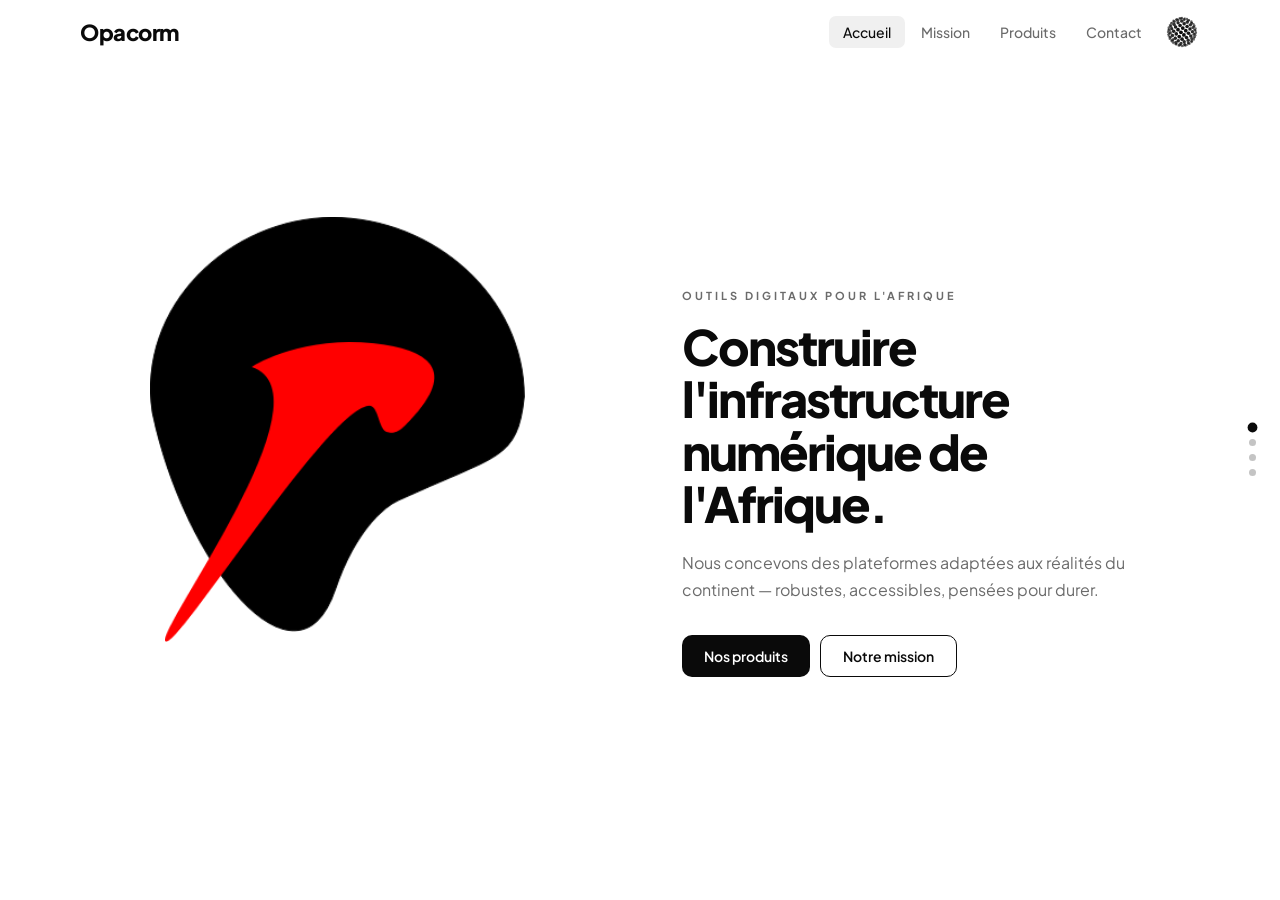
<file: index.html>
﻿<!DOCTYPE html>
<html lang="fr">
<head>
  <meta charset="UTF-8" />
  <meta name="viewport" content="width=device-width, initial-scale=1.0" />
  <title>Opacorm — Outils digitaux pour l'Afrique</title>
  <meta name="description" content="Opacorm développe des outils digitaux pour les entreprises et créateurs africains." />
  <link rel="preconnect" href="https://fonts.googleapis.com" />
  <link rel="preconnect" href="https://fonts.gstatic.com" crossorigin />
  <link href="https://fonts.googleapis.com/css2?family=Plus+Jakarta+Sans:wght@400;500;600;700;800&display=swap" rel="stylesheet" />
  <link rel="stylesheet" href="styles.css?v=4" />
  <link rel="icon" type="image/x-icon" href="CONEP logo not.ico">
  <link rel="apple-touch-icon" href="CONEP logo not.ico">
</head>
<body>

  <!-- NAV -->
  <nav class="nav">
    <div class="nav-inner">
      <button class="nav-logo" data-goto="hero">Opacorm</button>
      <div class="nav-right">
        <ul class="nav-links">
          <li><button class="nav-btn" data-goto="hero">Accueil</button></li>
          <li><button class="nav-btn" data-goto="about">Mission</button></li>
          <li><button class="nav-btn" data-goto="products">Produits</button></li>
          <li><button class="nav-btn" data-goto="contact">Contact</button></li>
        </ul>
        <canvas id="orbCanvas" width="36" height="36" class="orb-canvas"></canvas>
      </div>
      <button class="nav-toggle" id="navToggle" aria-label="Menu">
        <span></span><span></span><span></span>
      </button>
    </div>
  </nav>

  <!-- PAGES -->
  <div class="pages">

    <!-- PAGE 1 : HERO -->
    <section class="page active" id="hero">
      <div class="hero-layout">
        <div class="hero-logo-block" style="position:relative;width:480px;height:530px;">
          <img src="logo_dans_word.files/logo_dans_word1.png" alt="Opacorm noir" style="position:absolute;top:0;left:0;width:415px;height:415px;object-fit:contain;" />
          <img src="logo_dans_word.files/logo_dans_word0.png" alt="Opacorm rouge" style="position:absolute;top:125px;left:20px;width:300px;height:300px;object-fit:contain;" />
        </div>
        <div class="hero-text">
          <p class="hero-label">Outils digitaux pour l'Afrique</p>
          <h1 class="hero-title">Construire l'infrastructure<br/>numérique de l'Afrique.</h1>
          <p class="hero-sub">Nous concevons des plateformes adaptées aux réalités du continent — robustes, accessibles, pensées pour durer.</p>
          <div class="hero-cta">
            <button class="btn btn-dark" data-goto="products">Nos produits</button>
            <button class="btn btn-outline" data-goto="about">Notre mission</button>
          </div>
        </div>
      </div>
    </section>

    <!-- PAGE 2 : MISSION -->
    <section class="page" id="about">
      <div class="page-inner">
        <div class="page-heading">
          <span class="page-label">Mission</span>
          <h2>Pourquoi Opacorm ?</h2>
          <p>L'Afrique mérite des outils numériques construits pour elle, pas adaptés depuis ailleurs.</p>
        </div>
        <div class="pillars">
          <div class="pillar">
            <div class="pillar-icon">
              <svg viewBox="0 0 24 24" fill="none" stroke="currentColor" stroke-width="1.5" stroke-linecap="round" stroke-linejoin="round"><polygon points="13 2 3 14 12 14 11 22 21 10 12 10 13 2"/></svg>
            </div>
            <h3>Performance</h3>
            <p>Conçus pour les réseaux mobiles africains. Rapides même avec une connexion limitée.</p>
          </div>
          <div class="pillar">
            <div class="pillar-icon">
              <svg viewBox="0 0 24 24" fill="none" stroke="currentColor" stroke-width="1.5" stroke-linecap="round" stroke-linejoin="round"><path d="M12 22s8-4 8-10V5l-8-3-8 3v7c0 6 8 10 8 10z"/></svg>
            </div>
            <h3>Sécurité</h3>
            <p>Paiements sécurisés, contrats électroniques, données hébergées en conformité.</p>
          </div>
          <div class="pillar">
            <div class="pillar-icon">
              <svg viewBox="0 0 24 24" fill="none" stroke="currentColor" stroke-width="1.5" stroke-linecap="round" stroke-linejoin="round"><rect x="2" y="3" width="20" height="14" rx="2"/><line x1="8" y1="21" x2="16" y2="21"/><line x1="12" y1="17" x2="12" y2="21"/></svg>
            </div>
            <h3>Multi-plateforme</h3>
            <p>Android, Windows, navigateur. Une seule expérience, tous les appareils.</p>
          </div>
          <div class="pillar">
            <div class="pillar-icon">
              <svg viewBox="0 0 24 24" fill="none" stroke="currentColor" stroke-width="1.5" stroke-linecap="round" stroke-linejoin="round"><path d="M17 21v-2a4 4 0 0 0-4-4H5a4 4 0 0 0-4 4v2"/><circle cx="9" cy="7" r="4"/><path d="M23 21v-2a4 4 0 0 0-3-3.87"/><path d="M16 3.13a4 4 0 0 1 0 7.75"/></svg>
            </div>
            <h3>Communauté</h3>
            <p>Construits avec les entrepreneurs, PME et créateurs du continent.</p>
          </div>
        </div>
      </div>
    </section>

    <!-- PAGE 3 : PRODUITS — icônes cliquables -->
    <section class="page" id="products">
      <div class="page-inner">
        <div class="page-heading">
          <span class="page-label">Produits</span>
          <h2>Ce que nous construisons</h2>
          <p>Cliquez sur une application pour la télécharger.</p>
        </div>

        <div class="app-grid">
          <!-- CONEP -->
          <div class="app-icon-wrap" id="conep-icon" data-app="conep">
            <div class="app-icon">
              <img src="conep-icon.png" alt="Conep" style="width:100%;height:100%;object-fit:cover;border-radius:20px;" />
            </div>
            <span class="app-name">Conep</span>
          </div>

          <!-- Prochain produit -->
          <div class="app-icon-wrap muted">
            <div class="app-icon">
              <svg viewBox="0 0 48 48" fill="none" xmlns="http://www.w3.org/2000/svg">
                <rect width="48" height="48" rx="12" fill="#e0e0e0"/>
                <line x1="24" y1="14" x2="24" y2="34" stroke="#6b6b6b" stroke-width="2.5" stroke-linecap="round"/>
                <line x1="14" y1="24" x2="34" y2="24" stroke="#6b6b6b" stroke-width="2.5" stroke-linecap="round"/>
              </svg>
            </div>
            <span class="app-name">Bientôt</span>
            <span class="app-tag soon">En dev</span>
          </div>
        </div>

        <div class="panel-overlay" id="overlay-conep"></div>
        <!-- Panneau CONEP — caché par défaut, s'ouvre au clic -->
        <div class="app-panel" id="panel-conep">
          <button class="panel-close" data-close="conep">
            <svg viewBox="0 0 24 24" fill="none" stroke="currentColor" stroke-width="2"><line x1="18" y1="6" x2="6" y2="18"/><line x1="6" y1="6" x2="18" y2="18"/></svg>
          </button>
          <div class="panel-header">
            <div class="panel-icon"><img src="conep-icon.png" alt="Conep" style="width:100%;height:100%;object-fit:cover;border-radius:12px;" /></div>
            <div>
              <h3 class="panel-name">Conep</h3>
              <p class="panel-line">Connexion Entreprises × Créateurs</p>
            </div>
          </div>
          <p class="panel-desc">Plateforme de mise en relation entre entreprises et créateurs — campagnes, contrats électroniques, paiement sécurisé en escrow.</p>
          <ul class="panel-features">
            <li>Matching algorithmique créateurs ↔ campagnes</li>
            <li>Contrats avec double signature électronique</li>
            <li>Paiement escrow Stripe — libération sur validation</li>
            <li>Messagerie interne temps réel</li>
          </ul>
          <div class="panel-btns">
            <a href="https://files.opacorm.com/conep.apk" class="btn btn-dark btn-sm" download>
              <svg viewBox="0 0 24 24" fill="none" stroke="currentColor" stroke-width="2" stroke-linecap="round" stroke-linejoin="round"><path d="M21 10c0 7-9 13-9 13s-9-6-9-13a9 9 0 0 1 18 0z"/><circle cx="12" cy="10" r="3"/></svg>
              Android .apk
            </a>
            <a href="https://files.opacorm.com/conep-windows.zip" class="btn btn-outline btn-sm" download>
              <svg viewBox="0 0 24 24" fill="none" stroke="currentColor" stroke-width="2" stroke-linecap="round"><rect x="3" y="3" width="8" height="8"/><rect x="13" y="3" width="8" height="8"/><rect x="3" y="13" width="8" height="8"/><rect x="13" y="13" width="8" height="8"/></svg>
              Windows .zip
            </a>
          </div>
        </div>

      </div>
    </section>

    <!-- PAGE 4 : CONTACT -->
    <section class="page" id="contact">
      <div class="page-inner">
        <div class="page-heading">
          <span class="page-label">Contact</span>
          <h2>Travaillons ensemble</h2>
          <p>Questions, partenariats, support — nous sommes disponibles.</p>
        </div>
        <div class="contact-list">
          <a href="mailto:contact@opacorm.com" class="contact-row">
            <div class="contact-icon">
              <svg viewBox="0 0 24 24" fill="none" stroke="currentColor" stroke-width="1.5" stroke-linecap="round" stroke-linejoin="round"><path d="M4 4h16c1.1 0 2 .9 2 2v12c0 1.1-.9 2-2 2H4c-1.1 0-2-.9-2-2V6c0-1.1.9-2 2-2z"/><polyline points="22,6 12,13 2,6"/></svg>
            </div>
            <div class="contact-info">
              <span class="contact-label">Contact général</span>
              <span class="contact-value">contact@opacorm.com</span>
            </div>
            <svg class="contact-arrow" viewBox="0 0 24 24" fill="none" stroke="currentColor" stroke-width="1.5"><path d="M5 12h14M12 5l7 7-7 7"/></svg>
          </a>
          <a href="mailto:support@opacorm.com" class="contact-row">
            <div class="contact-icon">
              <svg viewBox="0 0 24 24" fill="none" stroke="currentColor" stroke-width="1.5" stroke-linecap="round" stroke-linejoin="round"><circle cx="12" cy="12" r="10"/><path d="M9.09 9a3 3 0 0 1 5.83 1c0 2-3 3-3 3"/><line x1="12" y1="17" x2="12.01" y2="17"/></svg>
            </div>
            <div class="contact-info">
              <span class="contact-label">Support technique</span>
              <span class="contact-value">support@opacorm.com</span>
            </div>
            <svg class="contact-arrow" viewBox="0 0 24 24" fill="none" stroke="currentColor" stroke-width="1.5"><path d="M5 12h14M12 5l7 7-7 7"/></svg>
          </a>
          <a href="mailto:business@opacorm.com" class="contact-row">
            <div class="contact-icon">
              <svg viewBox="0 0 24 24" fill="none" stroke="currentColor" stroke-width="1.5" stroke-linecap="round" stroke-linejoin="round"><rect x="2" y="7" width="20" height="14" rx="2"/><path d="M16 7V5a2 2 0 0 0-2-2h-4a2 2 0 0 0-2 2v2"/></svg>
            </div>
            <div class="contact-info">
              <span class="contact-label">Partenariats &amp; Business</span>
              <span class="contact-value">business@opacorm.com</span>
            </div>
            <svg class="contact-arrow" viewBox="0 0 24 24" fill="none" stroke="currentColor" stroke-width="1.5"><path d="M5 12h14M12 5l7 7-7 7"/></svg>
          </a>
        </div>
        <footer class="footer">
          <span>© 2025 Opacorm. Tous droits réservés.</span>
          <div class="footer-links">
            <a href="#">Mentions légales</a>
            <span>·</span>
            <a href="#">Confidentialité</a>
          </div>
        </footer>
      </div>
    </section>

  </div><!-- /pages -->

  <!-- DOTS -->
  <nav class="dots" aria-label="Navigation">
    <button class="dot active" data-goto="hero"></button>
    <button class="dot" data-goto="about"></button>
    <button class="dot" data-goto="products"></button>
    <button class="dot" data-goto="contact"></button>
  </nav>

  <script src="app.js?v=4"></script>
</body>
</html>
</file>
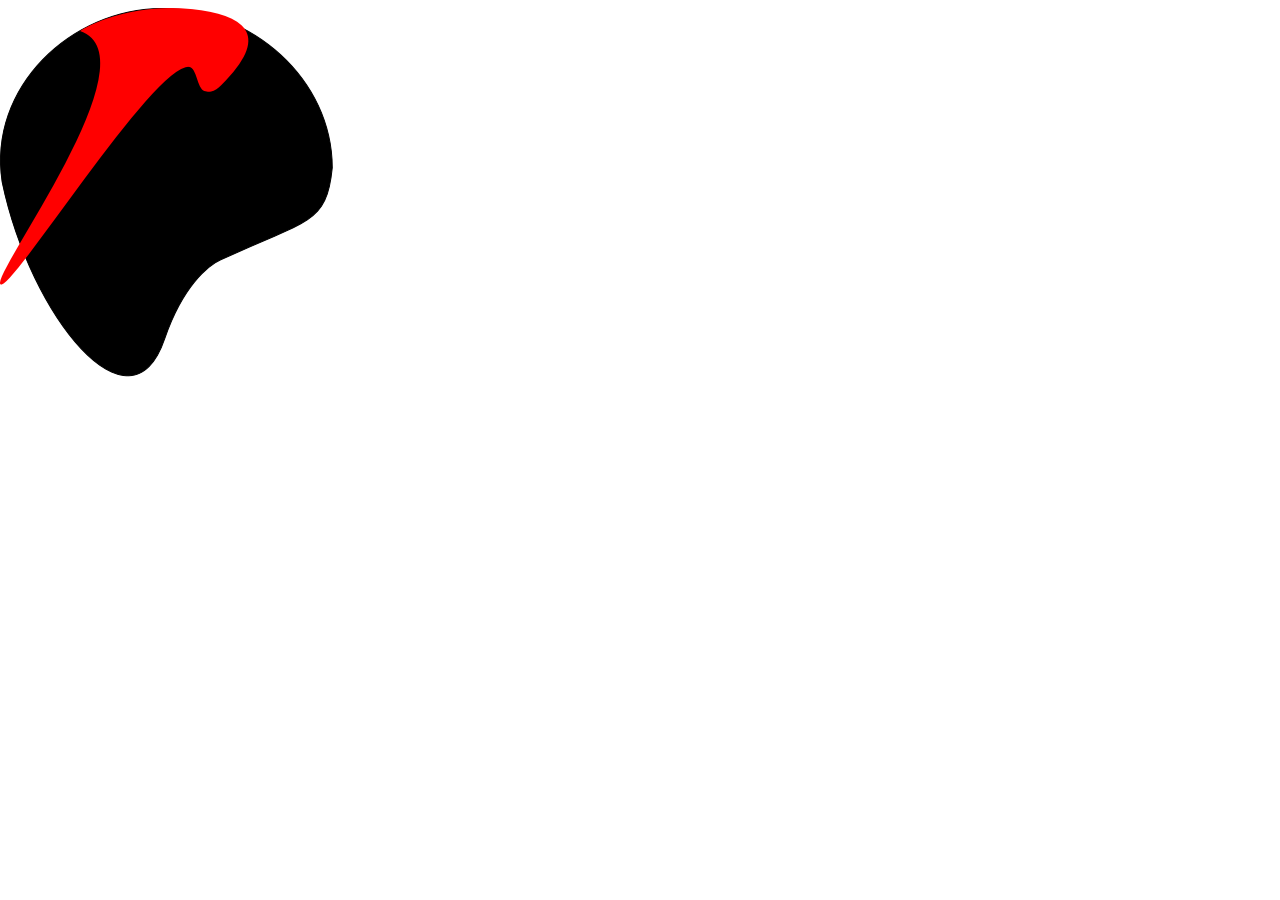
<file: logo_opacorm.html>
<html xmlns:o="urn:schemas-microsoft-com:office:office" xmlns:w="urn:schemas-microsoft-com:office:word" xmlns:dt="uuid:C2F41010-65B3-11d1-A29F-00AA00C14882" xmlns="http://www.w3.org/TR/REC-html40"><head><meta http-equiv=Content-Type  content="text/html; charset=utf-8" ><meta name=ProgId  content=Word.Document ><meta name=Generator  content="Microsoft Word 14" ><meta name=Originator  content="Microsoft Word 14" ><link rel=File-List  href="logo_dans_word.files/filelist.xml" ><link rel=Preview  href="logo_dans_word.files/preview.wmf" ><title></title><!--[if gte mso 9]><xml><o:DocumentProperties><o:Author>python-docx</o:Author><o:Description>generated by python-docx</o:Description><o:LastAuthor>Creoxi modtech</o:LastAuthor><o:Revision>1</o:Revision><o:Pages>1</o:Pages></o:DocumentProperties><o:CustomDocumentProperties><o:KSOTemplateDocerSaveRecord dt:dt="string" >eyJoZGlkIjoiN2MyNmI2ZTA4NzVkMmVhZmIzZWE4OGE3ODE5NzU0ZjgiLCJ1c2VySWQiOiIyMDM0MDk3MDE3ODU3NSJ9</o:KSOTemplateDocerSaveRecord><o:KSOProductBuildVer dt:dt="string" >1036-12.1.0.29162</o:KSOProductBuildVer><o:ICV dt:dt="string" >E61D6367A5464E7BA58A98E17FBE60DE_13</o:ICV></o:CustomDocumentProperties></xml><![endif]--><!--[if gte mso 9]><xml><o:OfficeDocumentSettings></o:OfficeDocumentSettings></xml><![endif]--><!--[if gte mso 9]><xml><w:WordDocument><w:BrowserLevel>MicrosoftInternetExplorer4</w:BrowserLevel><w:DisplayHorizontalDrawingGridEvery>0</w:DisplayHorizontalDrawingGridEvery><w:DisplayVerticalDrawingGridEvery>2</w:DisplayVerticalDrawingGridEvery><w:DocumentKind>DocumentNotSpecified</w:DocumentKind><w:DrawingGridVerticalSpacing>7.8 磅</w:DrawingGridVerticalSpacing><w:PunctuationKerning></w:PunctuationKerning><w:View>Web</w:View><w:Compatibility><w:DontGrowAutofit/></w:Compatibility><w:Zoom>2</w:Zoom></w:WordDocument></xml><![endif]--><!--[if gte mso 9]><xml><w:LatentStyles DefLockedState="false"  DefUnhideWhenUsed="true"  DefSemiHidden="true"  DefQFormat="false"  DefPriority="99"  LatentStyleCount="260" >
<w:LsdException Locked="false"  Priority="0"  SemiHidden="false"  UnhideWhenUsed="false"  QFormat="true"  Name="Normal" ></w:LsdException>
<w:LsdException Locked="false"  Priority="9"  SemiHidden="false"  UnhideWhenUsed="false"  QFormat="true"  Name="heading 1" ></w:LsdException>
<w:LsdException Locked="false"  Priority="9"  SemiHidden="false"  QFormat="true"  Name="heading 2" ></w:LsdException>
<w:LsdException Locked="false"  Priority="9"  SemiHidden="false"  QFormat="true"  Name="heading 3" ></w:LsdException>
<w:LsdException Locked="false"  Priority="9"  SemiHidden="false"  QFormat="true"  Name="heading 4" ></w:LsdException>
<w:LsdException Locked="false"  Priority="9"  SemiHidden="false"  QFormat="true"  Name="heading 5" ></w:LsdException>
<w:LsdException Locked="false"  Priority="9"  SemiHidden="false"  QFormat="true"  Name="heading 6" ></w:LsdException>
<w:LsdException Locked="false"  Priority="9"  SemiHidden="false"  QFormat="true"  Name="heading 7" ></w:LsdException>
<w:LsdException Locked="false"  Priority="9"  SemiHidden="false"  QFormat="true"  Name="heading 8" ></w:LsdException>
<w:LsdException Locked="false"  Priority="9"  SemiHidden="false"  QFormat="true"  Name="heading 9" ></w:LsdException>
<w:LsdException Locked="false"  Priority="99"  SemiHidden="false"  Name="index 1" ></w:LsdException>
<w:LsdException Locked="false"  Priority="99"  SemiHidden="false"  Name="index 2" ></w:LsdException>
<w:LsdException Locked="false"  Priority="99"  SemiHidden="false"  Name="index 3" ></w:LsdException>
<w:LsdException Locked="false"  Priority="99"  SemiHidden="false"  Name="index 4" ></w:LsdException>
<w:LsdException Locked="false"  Priority="99"  SemiHidden="false"  Name="index 5" ></w:LsdException>
<w:LsdException Locked="false"  Priority="99"  SemiHidden="false"  Name="index 6" ></w:LsdException>
<w:LsdException Locked="false"  Priority="99"  SemiHidden="false"  Name="index 7" ></w:LsdException>
<w:LsdException Locked="false"  Priority="99"  SemiHidden="false"  Name="index 8" ></w:LsdException>
<w:LsdException Locked="false"  Priority="99"  SemiHidden="false"  Name="index 9" ></w:LsdException>
<w:LsdException Locked="false"  Priority="39"  SemiHidden="false"  Name="toc 1" ></w:LsdException>
<w:LsdException Locked="false"  Priority="39"  SemiHidden="false"  Name="toc 2" ></w:LsdException>
<w:LsdException Locked="false"  Priority="39"  SemiHidden="false"  Name="toc 3" ></w:LsdException>
<w:LsdException Locked="false"  Priority="39"  SemiHidden="false"  Name="toc 4" ></w:LsdException>
<w:LsdException Locked="false"  Priority="39"  SemiHidden="false"  Name="toc 5" ></w:LsdException>
<w:LsdException Locked="false"  Priority="39"  SemiHidden="false"  Name="toc 6" ></w:LsdException>
<w:LsdException Locked="false"  Priority="39"  SemiHidden="false"  Name="toc 7" ></w:LsdException>
<w:LsdException Locked="false"  Priority="39"  SemiHidden="false"  Name="toc 8" ></w:LsdException>
<w:LsdException Locked="false"  Priority="39"  SemiHidden="false"  Name="toc 9" ></w:LsdException>
<w:LsdException Locked="false"  Priority="99"  SemiHidden="false"  Name="Normal Indent" ></w:LsdException>
<w:LsdException Locked="false"  Priority="99"  SemiHidden="false"  Name="footnote text" ></w:LsdException>
<w:LsdException Locked="false"  Priority="99"  SemiHidden="false"  Name="annotation text" ></w:LsdException>
<w:LsdException Locked="false"  Priority="99"  SemiHidden="false"  QFormat="true"  Name="header" ></w:LsdException>
<w:LsdException Locked="false"  Priority="99"  SemiHidden="false"  QFormat="true"  Name="footer" ></w:LsdException>
<w:LsdException Locked="false"  Priority="99"  SemiHidden="false"  Name="index heading" ></w:LsdException>
<w:LsdException Locked="false"  Priority="35"  SemiHidden="false"  QFormat="true"  Name="caption" ></w:LsdException>
<w:LsdException Locked="false"  Priority="99"  SemiHidden="false"  Name="table of figures" ></w:LsdException>
<w:LsdException Locked="false"  Priority="99"  SemiHidden="false"  Name="envelope address" ></w:LsdException>
<w:LsdException Locked="false"  Priority="99"  SemiHidden="false"  Name="envelope return" ></w:LsdException>
<w:LsdException Locked="false"  Priority="99"  SemiHidden="false"  Name="footnote reference" ></w:LsdException>
<w:LsdException Locked="false"  Priority="99"  SemiHidden="false"  Name="annotation reference" ></w:LsdException>
<w:LsdException Locked="false"  Priority="99"  SemiHidden="false"  Name="line number" ></w:LsdException>
<w:LsdException Locked="false"  Priority="99"  SemiHidden="false"  Name="page number" ></w:LsdException>
<w:LsdException Locked="false"  Priority="99"  SemiHidden="false"  Name="endnote reference" ></w:LsdException>
<w:LsdException Locked="false"  Priority="99"  SemiHidden="false"  Name="endnote text" ></w:LsdException>
<w:LsdException Locked="false"  Priority="99"  SemiHidden="false"  Name="table of authorities" ></w:LsdException>
<w:LsdException Locked="false"  Priority="99"  SemiHidden="false"  QFormat="true"  Name="macro" ></w:LsdException>
<w:LsdException Locked="false"  Priority="99"  SemiHidden="false"  Name="toa heading" ></w:LsdException>
<w:LsdException Locked="false"  Priority="99"  SemiHidden="false"  QFormat="true"  Name="List" ></w:LsdException>
<w:LsdException Locked="false"  Priority="99"  SemiHidden="false"  QFormat="true"  Name="List Bullet" ></w:LsdException>
<w:LsdException Locked="false"  Priority="99"  SemiHidden="false"  QFormat="true"  Name="List Number" ></w:LsdException>
<w:LsdException Locked="false"  Priority="99"  SemiHidden="false"  QFormat="true"  Name="List 2" ></w:LsdException>
<w:LsdException Locked="false"  Priority="99"  SemiHidden="false"  QFormat="true"  Name="List 3" ></w:LsdException>
<w:LsdException Locked="false"  Priority="99"  SemiHidden="false"  Name="List 4" ></w:LsdException>
<w:LsdException Locked="false"  Priority="99"  SemiHidden="false"  Name="List 5" ></w:LsdException>
<w:LsdException Locked="false"  Priority="99"  SemiHidden="false"  QFormat="true"  Name="List Bullet 2" ></w:LsdException>
<w:LsdException Locked="false"  Priority="99"  SemiHidden="false"  QFormat="true"  Name="List Bullet 3" ></w:LsdException>
<w:LsdException Locked="false"  Priority="99"  SemiHidden="false"  Name="List Bullet 4" ></w:LsdException>
<w:LsdException Locked="false"  Priority="99"  SemiHidden="false"  Name="List Bullet 5" ></w:LsdException>
<w:LsdException Locked="false"  Priority="99"  SemiHidden="false"  QFormat="true"  Name="List Number 2" ></w:LsdException>
<w:LsdException Locked="false"  Priority="99"  SemiHidden="false"  QFormat="true"  Name="List Number 3" ></w:LsdException>
<w:LsdException Locked="false"  Priority="99"  SemiHidden="false"  Name="List Number 4" ></w:LsdException>
<w:LsdException Locked="false"  Priority="99"  SemiHidden="false"  Name="List Number 5" ></w:LsdException>
<w:LsdException Locked="false"  Priority="10"  SemiHidden="false"  UnhideWhenUsed="false"  QFormat="true"  Name="Title" ></w:LsdException>
<w:LsdException Locked="false"  Priority="99"  SemiHidden="false"  Name="Closing" ></w:LsdException>
<w:LsdException Locked="false"  Priority="99"  SemiHidden="false"  Name="Signature" ></w:LsdException>
<w:LsdException Locked="false"  Priority="1"  SemiHidden="false"  QFormat="true"  Name="Default Paragraph Font" ></w:LsdException>
<w:LsdException Locked="false"  Priority="99"  SemiHidden="false"  QFormat="true"  Name="Body Text" ></w:LsdException>
<w:LsdException Locked="false"  Priority="99"  SemiHidden="false"  Name="Body Text Indent" ></w:LsdException>
<w:LsdException Locked="false"  Priority="99"  SemiHidden="false"  QFormat="true"  Name="List Continue" ></w:LsdException>
<w:LsdException Locked="false"  Priority="99"  SemiHidden="false"  QFormat="true"  Name="List Continue 2" ></w:LsdException>
<w:LsdException Locked="false"  Priority="99"  SemiHidden="false"  QFormat="true"  Name="List Continue 3" ></w:LsdException>
<w:LsdException Locked="false"  Priority="99"  SemiHidden="false"  Name="List Continue 4" ></w:LsdException>
<w:LsdException Locked="false"  Priority="99"  SemiHidden="false"  Name="List Continue 5" ></w:LsdException>
<w:LsdException Locked="false"  Priority="99"  SemiHidden="false"  Name="Message Header" ></w:LsdException>
<w:LsdException Locked="false"  Priority="11"  SemiHidden="false"  UnhideWhenUsed="false"  QFormat="true"  Name="Subtitle" ></w:LsdException>
<w:LsdException Locked="false"  Priority="99"  SemiHidden="false"  Name="Salutation" ></w:LsdException>
<w:LsdException Locked="false"  Priority="99"  SemiHidden="false"  Name="Date" ></w:LsdException>
<w:LsdException Locked="false"  Priority="99"  SemiHidden="false"  Name="Body Text First Indent" ></w:LsdException>
<w:LsdException Locked="false"  Priority="99"  SemiHidden="false"  Name="Body Text First Indent 2" ></w:LsdException>
<w:LsdException Locked="false"  Priority="99"  SemiHidden="false"  Name="Note Heading" ></w:LsdException>
<w:LsdException Locked="false"  Priority="99"  SemiHidden="false"  QFormat="true"  Name="Body Text 2" ></w:LsdException>
<w:LsdException Locked="false"  Priority="99"  SemiHidden="false"  QFormat="true"  Name="Body Text 3" ></w:LsdException>
<w:LsdException Locked="false"  Priority="99"  SemiHidden="false"  Name="Body Text Indent 2" ></w:LsdException>
<w:LsdException Locked="false"  Priority="99"  SemiHidden="false"  Name="Body Text Indent 3" ></w:LsdException>
<w:LsdException Locked="false"  Priority="99"  SemiHidden="false"  Name="Block Text" ></w:LsdException>
<w:LsdException Locked="false"  Priority="99"  SemiHidden="false"  Name="Hyperlink" ></w:LsdException>
<w:LsdException Locked="false"  Priority="99"  SemiHidden="false"  Name="FollowedHyperlink" ></w:LsdException>
<w:LsdException Locked="false"  Priority="22"  SemiHidden="false"  UnhideWhenUsed="false"  QFormat="true"  Name="Strong" ></w:LsdException>
<w:LsdException Locked="false"  Priority="20"  SemiHidden="false"  UnhideWhenUsed="false"  QFormat="true"  Name="Emphasis" ></w:LsdException>
<w:LsdException Locked="false"  Priority="99"  SemiHidden="false"  Name="Document Map" ></w:LsdException>
<w:LsdException Locked="false"  Priority="99"  SemiHidden="false"  Name="Plain Text" ></w:LsdException>
<w:LsdException Locked="false"  Priority="99"  SemiHidden="false"  Name="E-mail Signature" ></w:LsdException>
<w:LsdException Locked="false"  Priority="99"  SemiHidden="false"  Name="Normal (Web)" ></w:LsdException>
<w:LsdException Locked="false"  Priority="99"  SemiHidden="false"  Name="HTML Acronym" ></w:LsdException>
<w:LsdException Locked="false"  Priority="99"  SemiHidden="false"  Name="HTML Address" ></w:LsdException>
<w:LsdException Locked="false"  Priority="99"  SemiHidden="false"  Name="HTML Cite" ></w:LsdException>
<w:LsdException Locked="false"  Priority="99"  SemiHidden="false"  Name="HTML Code" ></w:LsdException>
<w:LsdException Locked="false"  Priority="99"  SemiHidden="false"  Name="HTML Definition" ></w:LsdException>
<w:LsdException Locked="false"  Priority="99"  SemiHidden="false"  Name="HTML Keyboard" ></w:LsdException>
<w:LsdException Locked="false"  Priority="99"  SemiHidden="false"  Name="HTML Preformatted" ></w:LsdException>
<w:LsdException Locked="false"  Priority="99"  SemiHidden="false"  Name="HTML Sample" ></w:LsdException>
<w:LsdException Locked="false"  Priority="99"  SemiHidden="false"  Name="HTML Typewriter" ></w:LsdException>
<w:LsdException Locked="false"  Priority="99"  SemiHidden="false"  Name="HTML Variable" ></w:LsdException>
<w:LsdException Locked="false"  Priority="99"  SemiHidden="false"  QFormat="true"  Name="Normal Table" ></w:LsdException>
<w:LsdException Locked="false"  Priority="99"  SemiHidden="false"  Name="annotation subject" ></w:LsdException>
<w:LsdException Locked="false"  Priority="99"  SemiHidden="false"  Name="No List" ></w:LsdException>
<w:LsdException Locked="false"  Priority="99"  SemiHidden="false"  Name="1 / a / i" ></w:LsdException>
<w:LsdException Locked="false"  Priority="99"  SemiHidden="false"  Name="1 / 1.1 / 1.1.1" ></w:LsdException>
<w:LsdException Locked="false"  Priority="99"  SemiHidden="false"  Name="Article / Section" ></w:LsdException>
<w:LsdException Locked="false"  Priority="99"  SemiHidden="false"  Name="Table Simple 1" ></w:LsdException>
<w:LsdException Locked="false"  Priority="99"  SemiHidden="false"  Name="Table Simple 2" ></w:LsdException>
<w:LsdException Locked="false"  Priority="99"  SemiHidden="false"  Name="Table Simple 3" ></w:LsdException>
<w:LsdException Locked="false"  Priority="99"  SemiHidden="false"  Name="Table Classic 1" ></w:LsdException>
<w:LsdException Locked="false"  Priority="99"  SemiHidden="false"  Name="Table Classic 2" ></w:LsdException>
<w:LsdException Locked="false"  Priority="99"  SemiHidden="false"  Name="Table Classic 3" ></w:LsdException>
<w:LsdException Locked="false"  Priority="99"  SemiHidden="false"  Name="Table Classic 4" ></w:LsdException>
<w:LsdException Locked="false"  Priority="99"  SemiHidden="false"  Name="Table Colorful 1" ></w:LsdException>
<w:LsdException Locked="false"  Priority="99"  SemiHidden="false"  Name="Table Colorful 2" ></w:LsdException>
<w:LsdException Locked="false"  Priority="99"  SemiHidden="false"  Name="Table Colorful 3" ></w:LsdException>
<w:LsdException Locked="false"  Priority="99"  SemiHidden="false"  Name="Table Columns 1" ></w:LsdException>
<w:LsdException Locked="false"  Priority="99"  SemiHidden="false"  Name="Table Columns 2" ></w:LsdException>
<w:LsdException Locked="false"  Priority="99"  SemiHidden="false"  Name="Table Columns 3" ></w:LsdException>
<w:LsdException Locked="false"  Priority="99"  SemiHidden="false"  Name="Table Columns 4" ></w:LsdException>
<w:LsdException Locked="false"  Priority="99"  SemiHidden="false"  Name="Table Columns 5" ></w:LsdException>
<w:LsdException Locked="false"  Priority="99"  SemiHidden="false"  Name="Table Grid 1" ></w:LsdException>
<w:LsdException Locked="false"  Priority="99"  SemiHidden="false"  Name="Table Grid 2" ></w:LsdException>
<w:LsdException Locked="false"  Priority="99"  SemiHidden="false"  Name="Table Grid 3" ></w:LsdException>
<w:LsdException Locked="false"  Priority="99"  SemiHidden="false"  Name="Table Grid 4" ></w:LsdException>
<w:LsdException Locked="false"  Priority="99"  SemiHidden="false"  Name="Table Grid 5" ></w:LsdException>
<w:LsdException Locked="false"  Priority="99"  SemiHidden="false"  Name="Table Grid 6" ></w:LsdException>
<w:LsdException Locked="false"  Priority="99"  SemiHidden="false"  Name="Table Grid 7" ></w:LsdException>
<w:LsdException Locked="false"  Priority="99"  SemiHidden="false"  Name="Table Grid 8" ></w:LsdException>
<w:LsdException Locked="false"  Priority="99"  SemiHidden="false"  Name="Table List 1" ></w:LsdException>
<w:LsdException Locked="false"  Priority="99"  SemiHidden="false"  Name="Table List 2" ></w:LsdException>
<w:LsdException Locked="false"  Priority="99"  SemiHidden="false"  Name="Table List 3" ></w:LsdException>
<w:LsdException Locked="false"  Priority="99"  SemiHidden="false"  Name="Table List 4" ></w:LsdException>
<w:LsdException Locked="false"  Priority="99"  SemiHidden="false"  Name="Table List 5" ></w:LsdException>
<w:LsdException Locked="false"  Priority="99"  SemiHidden="false"  Name="Table List 6" ></w:LsdException>
<w:LsdException Locked="false"  Priority="99"  SemiHidden="false"  Name="Table List 7" ></w:LsdException>
<w:LsdException Locked="false"  Priority="99"  SemiHidden="false"  Name="Table List 8" ></w:LsdException>
<w:LsdException Locked="false"  Priority="99"  SemiHidden="false"  Name="Table 3D effects 1" ></w:LsdException>
<w:LsdException Locked="false"  Priority="99"  SemiHidden="false"  Name="Table 3D effects 2" ></w:LsdException>
<w:LsdException Locked="false"  Priority="99"  SemiHidden="false"  Name="Table 3D effects 3" ></w:LsdException>
<w:LsdException Locked="false"  Priority="99"  SemiHidden="false"  Name="Table Contemporary" ></w:LsdException>
<w:LsdException Locked="false"  Priority="99"  SemiHidden="false"  Name="Table Elegant" ></w:LsdException>
<w:LsdException Locked="false"  Priority="99"  SemiHidden="false"  Name="Table Professional" ></w:LsdException>
<w:LsdException Locked="false"  Priority="99"  SemiHidden="false"  Name="Table Subtle 1" ></w:LsdException>
<w:LsdException Locked="false"  Priority="99"  SemiHidden="false"  Name="Table Subtle 2" ></w:LsdException>
<w:LsdException Locked="false"  Priority="99"  SemiHidden="false"  Name="Table Web 1" ></w:LsdException>
<w:LsdException Locked="false"  Priority="99"  SemiHidden="false"  Name="Table Web 2" ></w:LsdException>
<w:LsdException Locked="false"  Priority="99"  SemiHidden="false"  Name="Table Web 3" ></w:LsdException>
<w:LsdException Locked="false"  Priority="99"  SemiHidden="false"  Name="Balloon Text" ></w:LsdException>
<w:LsdException Locked="false"  Priority="59"  SemiHidden="false"  UnhideWhenUsed="false"  QFormat="true"  Name="Table Grid" ></w:LsdException>
<w:LsdException Locked="false"  Priority="99"  SemiHidden="false"  Name="Table Theme" ></w:LsdException>
<w:LsdException Locked="false"  Priority="99"  SemiHidden="false"  Name="Placeholder Text" ></w:LsdException>
<w:LsdException Locked="false"  Priority="1"  SemiHidden="false"  UnhideWhenUsed="false"  QFormat="true"  Name="No Spacing" ></w:LsdException>
<w:LsdException Locked="false"  Priority="60"  SemiHidden="false"  UnhideWhenUsed="false"  QFormat="true"  Name="Light Shading" ></w:LsdException>
<w:LsdException Locked="false"  Priority="61"  SemiHidden="false"  UnhideWhenUsed="false"  QFormat="true"  Name="Light List" ></w:LsdException>
<w:LsdException Locked="false"  Priority="62"  SemiHidden="false"  UnhideWhenUsed="false"  QFormat="true"  Name="Light Grid" ></w:LsdException>
<w:LsdException Locked="false"  Priority="63"  SemiHidden="false"  UnhideWhenUsed="false"  QFormat="true"  Name="Medium Shading 1" ></w:LsdException>
<w:LsdException Locked="false"  Priority="64"  SemiHidden="false"  UnhideWhenUsed="false"  QFormat="true"  Name="Medium Shading 2" ></w:LsdException>
<w:LsdException Locked="false"  Priority="65"  SemiHidden="false"  UnhideWhenUsed="false"  QFormat="true"  Name="Medium List 1" ></w:LsdException>
<w:LsdException Locked="false"  Priority="66"  SemiHidden="false"  UnhideWhenUsed="false"  QFormat="true"  Name="Medium List 2" ></w:LsdException>
<w:LsdException Locked="false"  Priority="67"  SemiHidden="false"  UnhideWhenUsed="false"  QFormat="true"  Name="Medium Grid 1" ></w:LsdException>
<w:LsdException Locked="false"  Priority="68"  SemiHidden="false"  UnhideWhenUsed="false"  QFormat="true"  Name="Medium Grid 2" ></w:LsdException>
<w:LsdException Locked="false"  Priority="69"  SemiHidden="false"  UnhideWhenUsed="false"  QFormat="true"  Name="Medium Grid 3" ></w:LsdException>
<w:LsdException Locked="false"  Priority="70"  SemiHidden="false"  UnhideWhenUsed="false"  QFormat="true"  Name="Dark List" ></w:LsdException>
<w:LsdException Locked="false"  Priority="71"  SemiHidden="false"  UnhideWhenUsed="false"  QFormat="true"  Name="Colorful Shading" ></w:LsdException>
<w:LsdException Locked="false"  Priority="72"  SemiHidden="false"  UnhideWhenUsed="false"  QFormat="true"  Name="Colorful List" ></w:LsdException>
<w:LsdException Locked="false"  Priority="73"  SemiHidden="false"  UnhideWhenUsed="false"  Name="Colorful Grid" ></w:LsdException>
<w:LsdException Locked="false"  Priority="60"  SemiHidden="false"  UnhideWhenUsed="false"  QFormat="true"  Name="Light Shading Accent 1" ></w:LsdException>
<w:LsdException Locked="false"  Priority="61"  SemiHidden="false"  UnhideWhenUsed="false"  QFormat="true"  Name="Light List Accent 1" ></w:LsdException>
<w:LsdException Locked="false"  Priority="62"  SemiHidden="false"  UnhideWhenUsed="false"  QFormat="true"  Name="Light Grid Accent 1" ></w:LsdException>
<w:LsdException Locked="false"  Priority="63"  SemiHidden="false"  UnhideWhenUsed="false"  QFormat="true"  Name="Medium Shading 1 Accent 1" ></w:LsdException>
<w:LsdException Locked="false"  Priority="64"  SemiHidden="false"  UnhideWhenUsed="false"  QFormat="true"  Name="Medium Shading 2 Accent 1" ></w:LsdException>
<w:LsdException Locked="false"  Priority="65"  SemiHidden="false"  UnhideWhenUsed="false"  Name="Medium List 1 Accent 1" ></w:LsdException>
<w:LsdException Locked="false"  Priority="34"  SemiHidden="false"  UnhideWhenUsed="false"  QFormat="true"  Name="List Paragraph" ></w:LsdException>
<w:LsdException Locked="false"  Priority="29"  SemiHidden="false"  UnhideWhenUsed="false"  QFormat="true"  Name="Quote" ></w:LsdException>
<w:LsdException Locked="false"  Priority="30"  SemiHidden="false"  UnhideWhenUsed="false"  QFormat="true"  Name="Intense Quote" ></w:LsdException>
<w:LsdException Locked="false"  Priority="66"  SemiHidden="false"  UnhideWhenUsed="false"  QFormat="true"  Name="Medium List 2 Accent 1" ></w:LsdException>
<w:LsdException Locked="false"  Priority="67"  SemiHidden="false"  UnhideWhenUsed="false"  QFormat="true"  Name="Medium Grid 1 Accent 1" ></w:LsdException>
<w:LsdException Locked="false"  Priority="68"  SemiHidden="false"  UnhideWhenUsed="false"  QFormat="true"  Name="Medium Grid 2 Accent 1" ></w:LsdException>
<w:LsdException Locked="false"  Priority="69"  SemiHidden="false"  UnhideWhenUsed="false"  QFormat="true"  Name="Medium Grid 3 Accent 1" ></w:LsdException>
<w:LsdException Locked="false"  Priority="70"  SemiHidden="false"  UnhideWhenUsed="false"  QFormat="true"  Name="Dark List Accent 1" ></w:LsdException>
<w:LsdException Locked="false"  Priority="71"  SemiHidden="false"  UnhideWhenUsed="false"  QFormat="true"  Name="Colorful Shading Accent 1" ></w:LsdException>
<w:LsdException Locked="false"  Priority="72"  SemiHidden="false"  UnhideWhenUsed="false"  QFormat="true"  Name="Colorful List Accent 1" ></w:LsdException>
<w:LsdException Locked="false"  Priority="73"  SemiHidden="false"  UnhideWhenUsed="false"  QFormat="true"  Name="Colorful Grid Accent 1" ></w:LsdException>
<w:LsdException Locked="false"  Priority="60"  SemiHidden="false"  UnhideWhenUsed="false"  QFormat="true"  Name="Light Shading Accent 2" ></w:LsdException>
<w:LsdException Locked="false"  Priority="61"  SemiHidden="false"  UnhideWhenUsed="false"  QFormat="true"  Name="Light List Accent 2" ></w:LsdException>
<w:LsdException Locked="false"  Priority="62"  SemiHidden="false"  UnhideWhenUsed="false"  QFormat="true"  Name="Light Grid Accent 2" ></w:LsdException>
<w:LsdException Locked="false"  Priority="63"  SemiHidden="false"  UnhideWhenUsed="false"  QFormat="true"  Name="Medium Shading 1 Accent 2" ></w:LsdException>
<w:LsdException Locked="false"  Priority="64"  SemiHidden="false"  UnhideWhenUsed="false"  QFormat="true"  Name="Medium Shading 2 Accent 2" ></w:LsdException>
<w:LsdException Locked="false"  Priority="65"  SemiHidden="false"  UnhideWhenUsed="false"  QFormat="true"  Name="Medium List 1 Accent 2" ></w:LsdException>
<w:LsdException Locked="false"  Priority="66"  SemiHidden="false"  UnhideWhenUsed="false"  QFormat="true"  Name="Medium List 2 Accent 2" ></w:LsdException>
<w:LsdException Locked="false"  Priority="67"  SemiHidden="false"  UnhideWhenUsed="false"  QFormat="true"  Name="Medium Grid 1 Accent 2" ></w:LsdException>
<w:LsdException Locked="false"  Priority="68"  SemiHidden="false"  UnhideWhenUsed="false"  QFormat="true"  Name="Medium Grid 2 Accent 2" ></w:LsdException>
<w:LsdException Locked="false"  Priority="69"  SemiHidden="false"  UnhideWhenUsed="false"  QFormat="true"  Name="Medium Grid 3 Accent 2" ></w:LsdException>
<w:LsdException Locked="false"  Priority="70"  SemiHidden="false"  UnhideWhenUsed="false"  QFormat="true"  Name="Dark List Accent 2" ></w:LsdException>
<w:LsdException Locked="false"  Priority="71"  SemiHidden="false"  UnhideWhenUsed="false"  QFormat="true"  Name="Colorful Shading Accent 2" ></w:LsdException>
<w:LsdException Locked="false"  Priority="72"  SemiHidden="false"  UnhideWhenUsed="false"  QFormat="true"  Name="Colorful List Accent 2" ></w:LsdException>
<w:LsdException Locked="false"  Priority="73"  SemiHidden="false"  UnhideWhenUsed="false"  QFormat="true"  Name="Colorful Grid Accent 2" ></w:LsdException>
<w:LsdException Locked="false"  Priority="60"  SemiHidden="false"  UnhideWhenUsed="false"  QFormat="true"  Name="Light Shading Accent 3" ></w:LsdException>
<w:LsdException Locked="false"  Priority="61"  SemiHidden="false"  UnhideWhenUsed="false"  QFormat="true"  Name="Light List Accent 3" ></w:LsdException>
<w:LsdException Locked="false"  Priority="62"  SemiHidden="false"  UnhideWhenUsed="false"  QFormat="true"  Name="Light Grid Accent 3" ></w:LsdException>
<w:LsdException Locked="false"  Priority="63"  SemiHidden="false"  UnhideWhenUsed="false"  QFormat="true"  Name="Medium Shading 1 Accent 3" ></w:LsdException>
<w:LsdException Locked="false"  Priority="64"  SemiHidden="false"  UnhideWhenUsed="false"  QFormat="true"  Name="Medium Shading 2 Accent 3" ></w:LsdException>
<w:LsdException Locked="false"  Priority="65"  SemiHidden="false"  UnhideWhenUsed="false"  QFormat="true"  Name="Medium List 1 Accent 3" ></w:LsdException>
<w:LsdException Locked="false"  Priority="66"  SemiHidden="false"  UnhideWhenUsed="false"  QFormat="true"  Name="Medium List 2 Accent 3" ></w:LsdException>
<w:LsdException Locked="false"  Priority="67"  SemiHidden="false"  UnhideWhenUsed="false"  QFormat="true"  Name="Medium Grid 1 Accent 3" ></w:LsdException>
<w:LsdException Locked="false"  Priority="68"  SemiHidden="false"  UnhideWhenUsed="false"  QFormat="true"  Name="Medium Grid 2 Accent 3" ></w:LsdException>
<w:LsdException Locked="false"  Priority="69"  SemiHidden="false"  UnhideWhenUsed="false"  QFormat="true"  Name="Medium Grid 3 Accent 3" ></w:LsdException>
<w:LsdException Locked="false"  Priority="70"  SemiHidden="false"  UnhideWhenUsed="false"  QFormat="true"  Name="Dark List Accent 3" ></w:LsdException>
<w:LsdException Locked="false"  Priority="71"  SemiHidden="false"  UnhideWhenUsed="false"  QFormat="true"  Name="Colorful Shading Accent 3" ></w:LsdException>
<w:LsdException Locked="false"  Priority="72"  SemiHidden="false"  UnhideWhenUsed="false"  QFormat="true"  Name="Colorful List Accent 3" ></w:LsdException>
<w:LsdException Locked="false"  Priority="73"  SemiHidden="false"  UnhideWhenUsed="false"  QFormat="true"  Name="Colorful Grid Accent 3" ></w:LsdException>
<w:LsdException Locked="false"  Priority="60"  SemiHidden="false"  UnhideWhenUsed="false"  QFormat="true"  Name="Light Shading Accent 4" ></w:LsdException>
<w:LsdException Locked="false"  Priority="61"  SemiHidden="false"  UnhideWhenUsed="false"  QFormat="true"  Name="Light List Accent 4" ></w:LsdException>
<w:LsdException Locked="false"  Priority="62"  SemiHidden="false"  UnhideWhenUsed="false"  QFormat="true"  Name="Light Grid Accent 4" ></w:LsdException>
<w:LsdException Locked="false"  Priority="63"  SemiHidden="false"  UnhideWhenUsed="false"  QFormat="true"  Name="Medium Shading 1 Accent 4" ></w:LsdException>
<w:LsdException Locked="false"  Priority="64"  SemiHidden="false"  UnhideWhenUsed="false"  QFormat="true"  Name="Medium Shading 2 Accent 4" ></w:LsdException>
<w:LsdException Locked="false"  Priority="65"  SemiHidden="false"  UnhideWhenUsed="false"  QFormat="true"  Name="Medium List 1 Accent 4" ></w:LsdException>
<w:LsdException Locked="false"  Priority="66"  SemiHidden="false"  UnhideWhenUsed="false"  QFormat="true"  Name="Medium List 2 Accent 4" ></w:LsdException>
<w:LsdException Locked="false"  Priority="67"  SemiHidden="false"  UnhideWhenUsed="false"  QFormat="true"  Name="Medium Grid 1 Accent 4" ></w:LsdException>
<w:LsdException Locked="false"  Priority="68"  SemiHidden="false"  UnhideWhenUsed="false"  QFormat="true"  Name="Medium Grid 2 Accent 4" ></w:LsdException>
<w:LsdException Locked="false"  Priority="69"  SemiHidden="false"  UnhideWhenUsed="false"  QFormat="true"  Name="Medium Grid 3 Accent 4" ></w:LsdException>
<w:LsdException Locked="false"  Priority="70"  SemiHidden="false"  UnhideWhenUsed="false"  QFormat="true"  Name="Dark List Accent 4" ></w:LsdException>
<w:LsdException Locked="false"  Priority="71"  SemiHidden="false"  UnhideWhenUsed="false"  QFormat="true"  Name="Colorful Shading Accent 4" ></w:LsdException>
<w:LsdException Locked="false"  Priority="72"  SemiHidden="false"  UnhideWhenUsed="false"  QFormat="true"  Name="Colorful List Accent 4" ></w:LsdException>
<w:LsdException Locked="false"  Priority="73"  SemiHidden="false"  UnhideWhenUsed="false"  Name="Colorful Grid Accent 4" ></w:LsdException>
<w:LsdException Locked="false"  Priority="60"  SemiHidden="false"  UnhideWhenUsed="false"  QFormat="true"  Name="Light Shading Accent 5" ></w:LsdException>
<w:LsdException Locked="false"  Priority="61"  SemiHidden="false"  UnhideWhenUsed="false"  QFormat="true"  Name="Light List Accent 5" ></w:LsdException>
<w:LsdException Locked="false"  Priority="62"  SemiHidden="false"  UnhideWhenUsed="false"  QFormat="true"  Name="Light Grid Accent 5" ></w:LsdException>
<w:LsdException Locked="false"  Priority="63"  SemiHidden="false"  UnhideWhenUsed="false"  QFormat="true"  Name="Medium Shading 1 Accent 5" ></w:LsdException>
<w:LsdException Locked="false"  Priority="64"  SemiHidden="false"  UnhideWhenUsed="false"  QFormat="true"  Name="Medium Shading 2 Accent 5" ></w:LsdException>
<w:LsdException Locked="false"  Priority="65"  SemiHidden="false"  UnhideWhenUsed="false"  QFormat="true"  Name="Medium List 1 Accent 5" ></w:LsdException>
<w:LsdException Locked="false"  Priority="66"  SemiHidden="false"  UnhideWhenUsed="false"  Name="Medium List 2 Accent 5" ></w:LsdException>
<w:LsdException Locked="false"  Priority="67"  SemiHidden="false"  UnhideWhenUsed="false"  QFormat="true"  Name="Medium Grid 1 Accent 5" ></w:LsdException>
<w:LsdException Locked="false"  Priority="68"  SemiHidden="false"  UnhideWhenUsed="false"  QFormat="true"  Name="Medium Grid 2 Accent 5" ></w:LsdException>
<w:LsdException Locked="false"  Priority="69"  SemiHidden="false"  UnhideWhenUsed="false"  QFormat="true"  Name="Medium Grid 3 Accent 5" ></w:LsdException>
<w:LsdException Locked="false"  Priority="70"  SemiHidden="false"  UnhideWhenUsed="false"  QFormat="true"  Name="Dark List Accent 5" ></w:LsdException>
<w:LsdException Locked="false"  Priority="71"  SemiHidden="false"  UnhideWhenUsed="false"  QFormat="true"  Name="Colorful Shading Accent 5" ></w:LsdException>
<w:LsdException Locked="false"  Priority="72"  SemiHidden="false"  UnhideWhenUsed="false"  QFormat="true"  Name="Colorful List Accent 5" ></w:LsdException>
<w:LsdException Locked="false"  Priority="73"  SemiHidden="false"  UnhideWhenUsed="false"  QFormat="true"  Name="Colorful Grid Accent 5" ></w:LsdException>
<w:LsdException Locked="false"  Priority="60"  SemiHidden="false"  UnhideWhenUsed="false"  QFormat="true"  Name="Light Shading Accent 6" ></w:LsdException>
<w:LsdException Locked="false"  Priority="61"  SemiHidden="false"  UnhideWhenUsed="false"  QFormat="true"  Name="Light List Accent 6" ></w:LsdException>
<w:LsdException Locked="false"  Priority="62"  SemiHidden="false"  UnhideWhenUsed="false"  QFormat="true"  Name="Light Grid Accent 6" ></w:LsdException>
<w:LsdException Locked="false"  Priority="63"  SemiHidden="false"  UnhideWhenUsed="false"  QFormat="true"  Name="Medium Shading 1 Accent 6" ></w:LsdException>
<w:LsdException Locked="false"  Priority="64"  SemiHidden="false"  UnhideWhenUsed="false"  QFormat="true"  Name="Medium Shading 2 Accent 6" ></w:LsdException>
<w:LsdException Locked="false"  Priority="65"  SemiHidden="false"  UnhideWhenUsed="false"  QFormat="true"  Name="Medium List 1 Accent 6" ></w:LsdException>
<w:LsdException Locked="false"  Priority="66"  SemiHidden="false"  UnhideWhenUsed="false"  QFormat="true"  Name="Medium List 2 Accent 6" ></w:LsdException>
<w:LsdException Locked="false"  Priority="67"  SemiHidden="false"  UnhideWhenUsed="false"  QFormat="true"  Name="Medium Grid 1 Accent 6" ></w:LsdException>
<w:LsdException Locked="false"  Priority="68"  SemiHidden="false"  UnhideWhenUsed="false"  QFormat="true"  Name="Medium Grid 2 Accent 6" ></w:LsdException>
<w:LsdException Locked="false"  Priority="69"  SemiHidden="false"  UnhideWhenUsed="false"  QFormat="true"  Name="Medium Grid 3 Accent 6" ></w:LsdException>
<w:LsdException Locked="false"  Priority="70"  SemiHidden="false"  UnhideWhenUsed="false"  Name="Dark List Accent 6" ></w:LsdException>
<w:LsdException Locked="false"  Priority="71"  SemiHidden="false"  UnhideWhenUsed="false"  Name="Colorful Shading Accent 6" ></w:LsdException>
<w:LsdException Locked="false"  Priority="72"  SemiHidden="false"  UnhideWhenUsed="false"  QFormat="true"  Name="Colorful List Accent 6" ></w:LsdException>
<w:LsdException Locked="false"  Priority="73"  SemiHidden="false"  UnhideWhenUsed="false"  QFormat="true"  Name="Colorful Grid Accent 6" ></w:LsdException>
</w:LatentStyles></xml><![endif]--><style>
@font-face{
font-family:"Times New Roman";
}

@font-face{
font-family:"宋体";
}

@font-face{
font-family:"Cambria";
}

@font-face{
font-family:"ＭＳ 明朝";
}

@font-face{
font-family:"Wingdings";
}

@font-face{
font-family:"Symbol";
}

@font-face{
font-family:"Calibri";
}

@font-face{
font-family:"MS Gothic";
}

@font-face{
font-family:"Courier";
}

@list l0:level1{
mso-level-number-format:decimal;
mso-level-suffix:tab;
mso-level-text:"%1.";
mso-level-tab-stop:54,0000pt;
mso-level-number-position:left;
margin-left:54,0000pt;text-indent:-18,0000pt;tab-stops:blank 54,0000pt ;font-family:'Times New Roman';}

@list l1:level1{
mso-level-number-format:decimal;
mso-level-suffix:tab;
mso-level-text:"%1.";
mso-level-tab-stop:36,0000pt;
mso-level-number-position:left;
margin-left:36,0000pt;text-indent:-18,0000pt;tab-stops:blank 36,0000pt ;font-family:'Times New Roman';}

@list l2:level1{
mso-level-number-format:bullet;
mso-level-suffix:tab;
mso-level-text:"";
mso-level-tab-stop:54,0000pt;
mso-level-number-position:left;
margin-left:54,0000pt;text-indent:-18,0000pt;tab-stops:blank 54,0000pt ;font-family:Symbol;}

@list l3:level1{
mso-level-number-format:bullet;
mso-level-suffix:tab;
mso-level-text:"";
mso-level-tab-stop:36,0000pt;
mso-level-number-position:left;
margin-left:36,0000pt;text-indent:-18,0000pt;tab-stops:blank 36,0000pt ;font-family:Symbol;}

@list l4:level1{
mso-level-number-format:decimal;
mso-level-suffix:tab;
mso-level-text:"%1.";
mso-level-tab-stop:18,0000pt;
mso-level-number-position:left;
margin-left:18,0000pt;text-indent:-18,0000pt;tab-stops:blank 18,0000pt ;font-family:'Times New Roman';}

@list l5:level1{
mso-level-number-format:bullet;
mso-level-suffix:tab;
mso-level-text:"";
mso-level-tab-stop:18,0000pt;
mso-level-number-position:left;
margin-left:18,0000pt;text-indent:-18,0000pt;tab-stops:blank 18,0000pt ;font-family:Symbol;}

p.MsoNormal{
mso-style-name:Normal;
mso-style-parent:"";
margin-bottom:10,0000pt;
line-height:114%;
font-family:Cambria;
mso-fareast-font-family:'ＭＳ 明朝';
mso-bidi-font-family:'Times New Roman';
font-size:11,0000pt;
}

h1{
mso-style-name:"Titre 1";
mso-style-next:Normal;
margin-top:24,0000pt;
margin-bottom:0,0000pt;
page-break-after:avoid;
mso-pagination:lines-together;
mso-outline-level:1;
line-height:114%;
font-family:Calibri;
mso-fareast-font-family:'MS Gothic';
mso-bidi-font-family:'Times New Roman';
color:rgb(54,96,145);
font-weight:bold;
font-size:14,0000pt;
}

h2{
mso-style-name:"Titre 2";
mso-style-noshow:yes;
mso-style-next:Normal;
margin-top:10,0000pt;
margin-bottom:0,0000pt;
page-break-after:avoid;
mso-pagination:lines-together;
mso-outline-level:2;
line-height:114%;
font-family:Calibri;
mso-fareast-font-family:'MS Gothic';
mso-bidi-font-family:'Times New Roman';
color:rgb(79,129,189);
font-weight:bold;
font-size:13,0000pt;
}

h3{
mso-style-name:"Titre 3";
mso-style-noshow:yes;
mso-style-next:Normal;
margin-top:10,0000pt;
margin-bottom:0,0000pt;
page-break-after:avoid;
mso-pagination:lines-together;
mso-outline-level:3;
line-height:114%;
font-family:Calibri;
mso-fareast-font-family:'MS Gothic';
mso-bidi-font-family:'Times New Roman';
color:rgb(79,129,189);
font-weight:bold;
font-size:11,0000pt;
}

h4{
mso-style-name:"Titre 4";
mso-style-noshow:yes;
mso-style-next:Normal;
margin-top:10,0000pt;
margin-bottom:0,0000pt;
page-break-after:avoid;
mso-pagination:lines-together;
mso-outline-level:4;
line-height:114%;
font-family:Calibri;
mso-fareast-font-family:'MS Gothic';
mso-bidi-font-family:'Times New Roman';
color:rgb(79,129,189);
font-weight:bold;
font-style:italic;
font-size:11,0000pt;
}

h5{
mso-style-name:"Titre 5";
mso-style-noshow:yes;
mso-style-next:Normal;
margin-top:10,0000pt;
margin-bottom:0,0000pt;
page-break-after:avoid;
mso-pagination:lines-together;
mso-outline-level:5;
line-height:114%;
font-family:Calibri;
mso-fareast-font-family:'MS Gothic';
mso-bidi-font-family:'Times New Roman';
color:rgb(36,64,97);
font-size:11,0000pt;
}

h6{
mso-style-name:"Titre 6";
mso-style-noshow:yes;
mso-style-next:Normal;
margin-top:10,0000pt;
margin-bottom:0,0000pt;
page-break-after:avoid;
mso-pagination:lines-together;
mso-outline-level:6;
line-height:114%;
font-family:Calibri;
mso-fareast-font-family:'MS Gothic';
mso-bidi-font-family:'Times New Roman';
color:rgb(36,64,97);
font-style:italic;
font-size:11,0000pt;
}

p.MsoHeading7{
mso-style-name:"Titre 7";
mso-style-noshow:yes;
mso-style-next:Normal;
margin-top:10,0000pt;
margin-bottom:0,0000pt;
page-break-after:avoid;
mso-pagination:lines-together;
mso-outline-level:7;
line-height:114%;
font-family:Calibri;
mso-fareast-font-family:'MS Gothic';
mso-bidi-font-family:'Times New Roman';
color:rgb(63,63,63);
font-style:italic;
font-size:11,0000pt;
}

p.MsoHeading8{
mso-style-name:"Titre 8";
mso-style-noshow:yes;
mso-style-next:Normal;
margin-top:10,0000pt;
margin-bottom:0,0000pt;
page-break-after:avoid;
mso-pagination:lines-together;
mso-outline-level:8;
line-height:114%;
font-family:Calibri;
mso-fareast-font-family:'MS Gothic';
mso-bidi-font-family:'Times New Roman';
color:rgb(79,129,189);
font-size:10,0000pt;
}

p.Msoheading9{
mso-style-name:"Titre 9";
mso-style-noshow:yes;
mso-style-next:Normal;
margin-top:10,0000pt;
margin-bottom:0,0000pt;
page-break-after:avoid;
mso-pagination:lines-together;
mso-outline-level:9;
line-height:114%;
font-family:Calibri;
mso-fareast-font-family:'MS Gothic';
mso-bidi-font-family:'Times New Roman';
color:rgb(63,63,63);
font-style:italic;
font-size:10,0000pt;
}

span.10{
font-family:'Times New Roman';
}

span.15{
font-family:Calibri;
mso-fareast-font-family:'MS Gothic';
mso-bidi-font-family:'Times New Roman';
color:rgb(54,96,145);
font-weight:bold;
font-size:14,0000pt;
}

span.16{
font-family:'Times New Roman';
}

span.17{
font-family:'Times New Roman';
color:rgb(0,0,0);
font-style:italic;
}

span.18{
font-family:'Times New Roman';
letter-spacing:0,2500pt;
font-weight:bold;
font-variant:small-caps;
}

span.19{
font-family:'Times New Roman';
font-size:8,0000pt;
}

span.20{
font-family:'Times New Roman';
font-weight:bold;
}

span.21{
font-family:'Times New Roman';
font-style:italic;
}

span.22{
font-family:Calibri;
mso-fareast-font-family:'MS Gothic';
mso-bidi-font-family:'Times New Roman';
color:rgb(79,129,189);
font-weight:bold;
}

span.23{
font-family:'Times New Roman';
}

span.24{
font-family:Calibri;
mso-fareast-font-family:'MS Gothic';
mso-bidi-font-family:'Times New Roman';
color:rgb(23,54,93);
letter-spacing:0,2500pt;
font-size:26,0000pt;
mso-font-kerning:14,0000pt;
}

span.25{
font-family:Calibri;
mso-fareast-font-family:'MS Gothic';
mso-bidi-font-family:'Times New Roman';
color:rgb(79,129,189);
font-weight:bold;
font-size:13,0000pt;
}

span.26{
font-family:Calibri;
mso-fareast-font-family:'MS Gothic';
mso-bidi-font-family:'Times New Roman';
color:rgb(79,129,189);
letter-spacing:0,7500pt;
font-style:italic;
font-size:12,0000pt;
}

span.27{
font-family:'Times New Roman';
}

span.28{
font-family:Courier;
font-size:10,0000pt;
}

span.29{
font-family:'Times New Roman';
}

span.30{
font-family:Calibri;
mso-fareast-font-family:'MS Gothic';
mso-bidi-font-family:'Times New Roman';
color:rgb(79,129,189);
font-weight:bold;
font-style:italic;
}

span.31{
font-family:Calibri;
mso-fareast-font-family:'MS Gothic';
mso-bidi-font-family:'Times New Roman';
color:rgb(36,64,97);
}

span.32{
font-family:Calibri;
mso-fareast-font-family:'MS Gothic';
mso-bidi-font-family:'Times New Roman';
color:rgb(79,129,189);
font-size:10,0000pt;
}

span.33{
font-family:Calibri;
mso-fareast-font-family:'MS Gothic';
mso-bidi-font-family:'Times New Roman';
color:rgb(36,64,97);
font-style:italic;
}

span.34{
font-family:Calibri;
mso-fareast-font-family:'MS Gothic';
mso-bidi-font-family:'Times New Roman';
color:rgb(63,63,63);
font-style:italic;
}

span.35{
font-family:Calibri;
mso-fareast-font-family:'MS Gothic';
mso-bidi-font-family:'Times New Roman';
color:rgb(63,63,63);
font-style:italic;
font-size:10,0000pt;
}

span.36{
font-family:'Times New Roman';
color:rgb(79,129,189);
font-weight:bold;
font-style:italic;
}

span.37{
font-family:'Times New Roman';
color:rgb(127,127,127);
font-style:italic;
}

span.38{
font-family:'Times New Roman';
color:rgb(192,80,77);
letter-spacing:0,2500pt;
font-weight:bold;
text-decoration:underline;
text-underline:single;
font-variant:small-caps;
}

span.39{
font-family:'Times New Roman';
color:rgb(79,129,189);
font-weight:bold;
font-style:italic;
}

span.40{
font-family:'Times New Roman';
color:rgb(192,80,77);
text-decoration:underline;
text-underline:single;
font-variant:small-caps;
}

p.MsoBodyText3{
mso-style-name:"Corps de texte 3";
mso-style-noshow:yes;
margin-bottom:6,0000pt;
line-height:114%;
font-family:Cambria;
mso-fareast-font-family:'ＭＳ 明朝';
mso-bidi-font-family:'Times New Roman';
font-size:8,0000pt;
}

p.42{
mso-style-name:"No Spacing";
margin-bottom:0,0000pt;
font-family:Cambria;
mso-fareast-font-family:'ＭＳ 明朝';
mso-bidi-font-family:'Times New Roman';
font-size:11,0000pt;
}

p.43{
mso-style-name:Quote;
mso-style-next:Normal;
margin-bottom:10,0000pt;
line-height:114%;
font-family:Cambria;
mso-fareast-font-family:'ＭＳ 明朝';
mso-bidi-font-family:'Times New Roman';
color:rgb(0,0,0);
font-style:italic;
font-size:11,0000pt;
}

p.44{
mso-style-name:"Intense Quote";
mso-style-next:Normal;
margin-top:10,0000pt;
margin-right:46,8000pt;
margin-bottom:14,0000pt;
margin-left:46,8000pt;
border-bottom:1,0000pt solid rgb(79,129,189);
mso-border-bottom-alt:0,5000pt solid rgb(79,129,189);
padding:0pt 0pt 4pt 0pt ;
line-height:114%;
font-family:Cambria;
mso-fareast-font-family:'ＭＳ 明朝';
mso-bidi-font-family:'Times New Roman';
color:rgb(79,129,189);
font-weight:bold;
font-style:italic;
font-size:11,0000pt;
}

p.MsoListContinue3{
mso-style-name:"Liste continue 3";
mso-style-noshow:yes;
margin-bottom:6,0000pt;
margin-left:54,0000pt;
mso-add-space:auto;
line-height:114%;
font-family:Cambria;
mso-fareast-font-family:'ＭＳ 明朝';
mso-bidi-font-family:'Times New Roman';
font-size:11,0000pt;
}

p.MsoSubtitle{
mso-style-name:Sous-titre;
mso-style-next:Normal;
margin-bottom:10,0000pt;
line-height:114%;
font-family:Calibri;
mso-fareast-font-family:'MS Gothic';
mso-bidi-font-family:'Times New Roman';
color:rgb(79,129,189);
letter-spacing:0,7500pt;
font-style:italic;
font-size:12,0000pt;
}

p.MsoBodyText2{
mso-style-name:"Corps de texte 2";
mso-style-noshow:yes;
margin-bottom:6,0000pt;
line-height:200%;
font-family:Cambria;
mso-fareast-font-family:'ＭＳ 明朝';
mso-bidi-font-family:'Times New Roman';
font-size:11,0000pt;
}

p.MsoListBullet2{
mso-style-name:"Liste à puces 2";
mso-style-noshow:yes;
margin-bottom:10,0000pt;
margin-left:36,0000pt;
mso-add-space:auto;
text-indent:-18,0000pt;
tab-stops:left blank 36,0000pt ;
line-height:114%;
font-family:Cambria;
mso-fareast-font-family:'ＭＳ 明朝';
mso-bidi-font-family:'Times New Roman';
font-size:11,0000pt;
}

p.MsoListContinue2{
mso-style-name:"Liste continue 2";
mso-style-noshow:yes;
margin-bottom:6,0000pt;
margin-left:36,0000pt;
mso-add-space:auto;
line-height:114%;
font-family:Cambria;
mso-fareast-font-family:'ＭＳ 明朝';
mso-bidi-font-family:'Times New Roman';
font-size:11,0000pt;
}

p.MsoListNumber3{
mso-style-name:"Liste à numéros 3";
mso-style-noshow:yes;
margin-bottom:10,0000pt;
margin-left:54,0000pt;
mso-add-space:auto;
text-indent:-18,0000pt;
tab-stops:left blank 54,0000pt ;
line-height:114%;
font-family:Cambria;
mso-fareast-font-family:'ＭＳ 明朝';
mso-bidi-font-family:'Times New Roman';
font-size:11,0000pt;
}

p.MsoCaption{
mso-style-name:Légende;
mso-style-noshow:yes;
mso-style-next:Normal;
margin-bottom:10,0000pt;
font-family:Cambria;
mso-fareast-font-family:'ＭＳ 明朝';
mso-bidi-font-family:'Times New Roman';
color:rgb(79,129,189);
font-weight:bold;
font-size:9,0000pt;
}

p.MsoListNumber{
mso-style-name:"Liste à numéros";
mso-style-noshow:yes;
margin-bottom:10,0000pt;
margin-left:18,0000pt;
mso-add-space:auto;
text-indent:-18,0000pt;
tab-stops:left blank 18,0000pt ;
line-height:114%;
font-family:Cambria;
mso-fareast-font-family:'ＭＳ 明朝';
mso-bidi-font-family:'Times New Roman';
font-size:11,0000pt;
}

p.53{
mso-style-name:"TOC Heading";
mso-style-noshow:yes;
mso-style-parent:"Titre 1";
mso-style-next:Normal;
margin-top:24,0000pt;
margin-bottom:0,0000pt;
page-break-after:avoid;
mso-pagination:lines-together;
line-height:114%;
font-family:Calibri;
mso-fareast-font-family:'MS Gothic';
mso-bidi-font-family:'Times New Roman';
color:rgb(54,96,145);
font-weight:bold;
font-size:14,0000pt;
}

p.MsoBodyText{
mso-style-name:"Corps de texte";
mso-style-noshow:yes;
margin-bottom:6,0000pt;
line-height:114%;
font-family:Cambria;
mso-fareast-font-family:'ＭＳ 明朝';
mso-bidi-font-family:'Times New Roman';
font-size:11,0000pt;
}

p.MsoList3{
mso-style-name:"Liste 3";
mso-style-noshow:yes;
margin-bottom:10,0000pt;
margin-left:54,0000pt;
mso-add-space:auto;
text-indent:-18,0000pt;
line-height:114%;
font-family:Cambria;
mso-fareast-font-family:'ＭＳ 明朝';
mso-bidi-font-family:'Times New Roman';
font-size:11,0000pt;
}

p.MsoFooter{
mso-style-name:"Pied de page";
mso-style-noshow:yes;
margin-bottom:0,0000pt;
tab-stops:center blank 234,0000pt right blank 468,0000pt ;
font-family:Cambria;
mso-fareast-font-family:'ＭＳ 明朝';
mso-bidi-font-family:'Times New Roman';
font-size:11,0000pt;
}

p.MsoList{
mso-style-name:Liste;
mso-style-noshow:yes;
margin-bottom:10,0000pt;
margin-left:18,0000pt;
mso-add-space:auto;
text-indent:-18,0000pt;
line-height:114%;
font-family:Cambria;
mso-fareast-font-family:'ＭＳ 明朝';
mso-bidi-font-family:'Times New Roman';
font-size:11,0000pt;
}

p.MsoHeader{
mso-style-name:En-tête;
mso-style-noshow:yes;
margin-bottom:0,0000pt;
tab-stops:center blank 234,0000pt right blank 468,0000pt ;
font-family:Cambria;
mso-fareast-font-family:'ＭＳ 明朝';
mso-bidi-font-family:'Times New Roman';
font-size:11,0000pt;
}

p.MsoMacro{
mso-style-name:"Texte de macro";
mso-style-noshow:yes;
margin-bottom:10,0000pt;
tab-stops:left blank 28,8000pt left blank 57,6000pt left blank 86,4000pt left blank 115,2000pt left blank 144,0000pt left blank 172,8000pt left blank 201,6000pt ;
line-height:114%;
font-family:Courier;
mso-fareast-font-family:'ＭＳ 明朝';
mso-bidi-font-family:'Times New Roman';
font-size:10,0000pt;
}

p.MsoListNumber2{
mso-style-name:"Liste à numéros 2";
mso-style-noshow:yes;
margin-bottom:10,0000pt;
margin-left:36,0000pt;
mso-add-space:auto;
text-indent:-18,0000pt;
tab-stops:left blank 36,0000pt ;
line-height:114%;
font-family:Cambria;
mso-fareast-font-family:'ＭＳ 明朝';
mso-bidi-font-family:'Times New Roman';
font-size:11,0000pt;
}

p.MsoList2{
mso-style-name:"Liste 2";
mso-style-noshow:yes;
margin-bottom:10,0000pt;
margin-left:36,0000pt;
mso-add-space:auto;
text-indent:-18,0000pt;
line-height:114%;
font-family:Cambria;
mso-fareast-font-family:'ＭＳ 明朝';
mso-bidi-font-family:'Times New Roman';
font-size:11,0000pt;
}

p.MsoListBullet3{
mso-style-name:"Liste à puces 3";
mso-style-noshow:yes;
margin-bottom:10,0000pt;
margin-left:54,0000pt;
mso-add-space:auto;
text-indent:-18,0000pt;
tab-stops:left blank 54,0000pt ;
line-height:114%;
font-family:Cambria;
mso-fareast-font-family:'ＭＳ 明朝';
mso-bidi-font-family:'Times New Roman';
font-size:11,0000pt;
}

p.MsoListContinue{
mso-style-name:"Liste continue";
mso-style-noshow:yes;
margin-bottom:6,0000pt;
margin-left:18,0000pt;
mso-add-space:auto;
line-height:114%;
font-family:Cambria;
mso-fareast-font-family:'ＭＳ 明朝';
mso-bidi-font-family:'Times New Roman';
font-size:11,0000pt;
}

p.MsoListBullet{
mso-style-name:"Liste à puces";
mso-style-noshow:yes;
margin-bottom:10,0000pt;
margin-left:18,0000pt;
mso-add-space:auto;
text-indent:-18,0000pt;
tab-stops:left blank 18,0000pt ;
line-height:114%;
font-family:Cambria;
mso-fareast-font-family:'ＭＳ 明朝';
mso-bidi-font-family:'Times New Roman';
font-size:11,0000pt;
}

p.MsoTitle{
mso-style-name:Titre;
mso-style-next:Normal;
margin-bottom:15,0000pt;
mso-add-space:auto;
border-bottom:1,0000pt solid rgb(79,129,189);
mso-border-bottom-alt:1,0000pt solid rgb(79,129,189);
padding:0pt 0pt 4pt 0pt ;
font-family:Calibri;
mso-fareast-font-family:'MS Gothic';
mso-bidi-font-family:'Times New Roman';
color:rgb(23,54,93);
letter-spacing:0,2500pt;
font-size:26,0000pt;
mso-font-kerning:14,0000pt;
}

p.66{
mso-style-name:"List Paragraph";
margin-bottom:10,0000pt;
margin-left:36,0000pt;
mso-add-space:auto;
line-height:114%;
font-family:Cambria;
mso-fareast-font-family:'ＭＳ 明朝';
mso-bidi-font-family:'Times New Roman';
font-size:11,0000pt;
}

span.msoIns{
mso-style-type:export-only;
mso-style-name:"";
text-decoration:underline;
text-underline:single;
color:blue;
}

span.msoDel{
mso-style-type:export-only;
mso-style-name:"";
text-decoration:line-through;
color:red;
}

table.MsoNormalTable{
mso-style-name:"Normal Table";
mso-style-parent:"";
mso-style-noshow:yes;
mso-tstyle-rowband-size:0;
mso-tstyle-colband-size:0;
mso-padding-alt:0,0000pt 5,4000pt 0,0000pt 5,4000pt;
mso-para-margin:0pt;
mso-para-margin-bottom:.0001pt;
mso-pagination:widow-orphan;
font-family:'Times New Roman';
font-size:10,0000pt;
mso-ansi-language:#0400;
mso-fareast-language:#0400;
mso-bidi-language:#0400;
}

table.MsoTableColorfulGridAccent6{
mso-style-name:"Colorful Grid Accent 6";
mso-tstyle-rowband-size:0;
mso-tstyle-colband-size:0;
mso-padding-alt:0,0000pt 5,4000pt 0,0000pt 5,4000pt;
mso-tstyle-shading:rgb(253,233,217);
mso-border-insideh:0,5000pt solid rgb(255,255,255);
mso-para-margin:0pt;
mso-para-margin-bottom:.0001pt;
mso-pagination:widow-orphan;
font-family:'Times New Roman';
color:rgb(0,0,0);
font-size:10,0000pt;
mso-ansi-language:#0400;
mso-fareast-language:#0400;
mso-bidi-language:#0400;
}

table.MsoTableColorfulGridAccent6FirstRow{
mso-style-name:"Colorful Grid Accent 6";
mso-table-condition:first-row;
mso-tstyle-shading:rgb(251,212,180);
font-family:'Times New Roman';
font-weight:bold;
}

table.MsoTableColorfulGridAccent6LastRow{
mso-style-name:"Colorful Grid Accent 6";
mso-table-condition:last-row;
mso-tstyle-shading:rgb(251,212,180);
font-family:'Times New Roman';
color:rgb(0,0,0);
font-weight:bold;
}

table.MsoTableColorfulGridAccent6FirstCol{
mso-style-name:"Colorful Grid Accent 6";
mso-table-condition:first-column;
mso-tstyle-shading:rgb(227,108,9);
font-family:'Times New Roman';
color:rgb(255,255,255);
}

table.MsoTableColorfulGridAccent6LastCol{
mso-style-name:"Colorful Grid Accent 6";
mso-table-condition:last-column;
mso-tstyle-shading:rgb(227,108,9);
font-family:'Times New Roman';
color:rgb(255,255,255);
}

table.MsoTableColorfulGridAccent6OddColumn{
mso-style-name:"Colorful Grid Accent 6";
mso-table-condition:odd-column;
mso-tstyle-shading:rgb(251,202,162);
}

table.MsoTableColorfulGridAccent6OddRow{
mso-style-name:"Colorful Grid Accent 6";
mso-table-condition:odd-row;
mso-tstyle-shading:rgb(251,202,162);
}

table.MsoTableColorfulGridAccent5{
mso-style-name:"Colorful Grid Accent 5";
mso-tstyle-rowband-size:0;
mso-tstyle-colband-size:0;
mso-padding-alt:0,0000pt 5,4000pt 0,0000pt 5,4000pt;
mso-tstyle-shading:rgb(218,238,243);
mso-border-insideh:0,5000pt solid rgb(255,255,255);
mso-para-margin:0pt;
mso-para-margin-bottom:.0001pt;
mso-pagination:widow-orphan;
font-family:'Times New Roman';
color:rgb(0,0,0);
font-size:10,0000pt;
mso-ansi-language:#0400;
mso-fareast-language:#0400;
mso-bidi-language:#0400;
}

table.MsoTableColorfulGridAccent5FirstRow{
mso-style-name:"Colorful Grid Accent 5";
mso-table-condition:first-row;
mso-tstyle-shading:rgb(182,221,232);
font-family:'Times New Roman';
font-weight:bold;
}

table.MsoTableColorfulGridAccent5LastRow{
mso-style-name:"Colorful Grid Accent 5";
mso-table-condition:last-row;
mso-tstyle-shading:rgb(182,221,232);
font-family:'Times New Roman';
color:rgb(0,0,0);
font-weight:bold;
}

table.MsoTableColorfulGridAccent5FirstCol{
mso-style-name:"Colorful Grid Accent 5";
mso-table-condition:first-column;
mso-tstyle-shading:rgb(49,132,155);
font-family:'Times New Roman';
color:rgb(255,255,255);
}

table.MsoTableColorfulGridAccent5LastCol{
mso-style-name:"Colorful Grid Accent 5";
mso-table-condition:last-column;
mso-tstyle-shading:rgb(49,132,155);
font-family:'Times New Roman';
color:rgb(255,255,255);
}

table.MsoTableColorfulGridAccent5OddColumn{
mso-style-name:"Colorful Grid Accent 5";
mso-table-condition:odd-column;
mso-tstyle-shading:rgb(165,213,226);
}

table.MsoTableColorfulGridAccent5OddRow{
mso-style-name:"Colorful Grid Accent 5";
mso-table-condition:odd-row;
mso-tstyle-shading:rgb(165,213,226);
}

table.MsoTableColorfulGridAccent3{
mso-style-name:"Colorful Grid Accent 3";
mso-tstyle-rowband-size:0;
mso-tstyle-colband-size:0;
mso-padding-alt:0,0000pt 5,4000pt 0,0000pt 5,4000pt;
mso-tstyle-shading:rgb(234,241,221);
mso-border-insideh:0,5000pt solid rgb(255,255,255);
mso-para-margin:0pt;
mso-para-margin-bottom:.0001pt;
mso-pagination:widow-orphan;
font-family:'Times New Roman';
color:rgb(0,0,0);
font-size:10,0000pt;
mso-ansi-language:#0400;
mso-fareast-language:#0400;
mso-bidi-language:#0400;
}

table.MsoTableColorfulGridAccent3FirstRow{
mso-style-name:"Colorful Grid Accent 3";
mso-table-condition:first-row;
mso-tstyle-shading:rgb(214,227,188);
font-family:'Times New Roman';
font-weight:bold;
}

table.MsoTableColorfulGridAccent3LastRow{
mso-style-name:"Colorful Grid Accent 3";
mso-table-condition:last-row;
mso-tstyle-shading:rgb(214,227,188);
font-family:'Times New Roman';
color:rgb(0,0,0);
font-weight:bold;
}

table.MsoTableColorfulGridAccent3FirstCol{
mso-style-name:"Colorful Grid Accent 3";
mso-table-condition:first-column;
mso-tstyle-shading:rgb(118,146,60);
font-family:'Times New Roman';
color:rgb(255,255,255);
}

table.MsoTableColorfulGridAccent3LastCol{
mso-style-name:"Colorful Grid Accent 3";
mso-table-condition:last-column;
mso-tstyle-shading:rgb(118,146,60);
font-family:'Times New Roman';
color:rgb(255,255,255);
}

table.MsoTableColorfulGridAccent3OddColumn{
mso-style-name:"Colorful Grid Accent 3";
mso-table-condition:odd-column;
mso-tstyle-shading:rgb(205,221,172);
}

table.MsoTableColorfulGridAccent3OddRow{
mso-style-name:"Colorful Grid Accent 3";
mso-table-condition:odd-row;
mso-tstyle-shading:rgb(205,221,172);
}

table.MsoTableColorfulGridAccent2{
mso-style-name:"Colorful Grid Accent 2";
mso-tstyle-rowband-size:0;
mso-tstyle-colband-size:0;
mso-padding-alt:0,0000pt 5,4000pt 0,0000pt 5,4000pt;
mso-tstyle-shading:rgb(242,219,219);
mso-border-insideh:0,5000pt solid rgb(255,255,255);
mso-para-margin:0pt;
mso-para-margin-bottom:.0001pt;
mso-pagination:widow-orphan;
font-family:'Times New Roman';
color:rgb(0,0,0);
font-size:10,0000pt;
mso-ansi-language:#0400;
mso-fareast-language:#0400;
mso-bidi-language:#0400;
}

table.MsoTableColorfulGridAccent2FirstRow{
mso-style-name:"Colorful Grid Accent 2";
mso-table-condition:first-row;
mso-tstyle-shading:rgb(229,184,183);
font-family:'Times New Roman';
font-weight:bold;
}

table.MsoTableColorfulGridAccent2LastRow{
mso-style-name:"Colorful Grid Accent 2";
mso-table-condition:last-row;
mso-tstyle-shading:rgb(229,184,183);
font-family:'Times New Roman';
color:rgb(0,0,0);
font-weight:bold;
}

table.MsoTableColorfulGridAccent2FirstCol{
mso-style-name:"Colorful Grid Accent 2";
mso-table-condition:first-column;
mso-tstyle-shading:rgb(148,55,52);
font-family:'Times New Roman';
color:rgb(255,255,255);
}

table.MsoTableColorfulGridAccent2LastCol{
mso-style-name:"Colorful Grid Accent 2";
mso-table-condition:last-column;
mso-tstyle-shading:rgb(148,55,52);
font-family:'Times New Roman';
color:rgb(255,255,255);
}

table.MsoTableColorfulGridAccent2OddColumn{
mso-style-name:"Colorful Grid Accent 2";
mso-table-condition:odd-column;
mso-tstyle-shading:rgb(223,167,166);
}

table.MsoTableColorfulGridAccent2OddRow{
mso-style-name:"Colorful Grid Accent 2";
mso-table-condition:odd-row;
mso-tstyle-shading:rgb(223,167,166);
}

table.MsoTableColorfulGridAccent1{
mso-style-name:"Colorful Grid Accent 1";
mso-tstyle-rowband-size:0;
mso-tstyle-colband-size:0;
mso-padding-alt:0,0000pt 5,4000pt 0,0000pt 5,4000pt;
mso-tstyle-shading:rgb(219,229,241);
mso-border-insideh:0,5000pt solid rgb(255,255,255);
mso-para-margin:0pt;
mso-para-margin-bottom:.0001pt;
mso-pagination:widow-orphan;
font-family:'Times New Roman';
color:rgb(0,0,0);
font-size:10,0000pt;
mso-ansi-language:#0400;
mso-fareast-language:#0400;
mso-bidi-language:#0400;
}

table.MsoTableColorfulGridAccent1FirstRow{
mso-style-name:"Colorful Grid Accent 1";
mso-table-condition:first-row;
mso-tstyle-shading:rgb(184,204,228);
font-family:'Times New Roman';
font-weight:bold;
}

table.MsoTableColorfulGridAccent1LastRow{
mso-style-name:"Colorful Grid Accent 1";
mso-table-condition:last-row;
mso-tstyle-shading:rgb(184,204,228);
font-family:'Times New Roman';
color:rgb(0,0,0);
font-weight:bold;
}

table.MsoTableColorfulGridAccent1FirstCol{
mso-style-name:"Colorful Grid Accent 1";
mso-table-condition:first-column;
mso-tstyle-shading:rgb(54,96,145);
font-family:'Times New Roman';
color:rgb(255,255,255);
}

table.MsoTableColorfulGridAccent1LastCol{
mso-style-name:"Colorful Grid Accent 1";
mso-table-condition:last-column;
mso-tstyle-shading:rgb(54,96,145);
font-family:'Times New Roman';
color:rgb(255,255,255);
}

table.MsoTableColorfulGridAccent1OddColumn{
mso-style-name:"Colorful Grid Accent 1";
mso-table-condition:odd-column;
mso-tstyle-shading:rgb(167,192,222);
}

table.MsoTableColorfulGridAccent1OddRow{
mso-style-name:"Colorful Grid Accent 1";
mso-table-condition:odd-row;
mso-tstyle-shading:rgb(167,192,222);
}

table.MsoTableColorfulGrid{
mso-style-name:"Colorful Grid";
mso-tstyle-rowband-size:0;
mso-tstyle-colband-size:0;
mso-padding-alt:0,0000pt 5,4000pt 0,0000pt 5,4000pt;
mso-tstyle-shading:rgb(204,204,204);
mso-border-insideh:0,5000pt solid rgb(255,255,255);
mso-para-margin:0pt;
mso-para-margin-bottom:.0001pt;
mso-pagination:widow-orphan;
font-family:'Times New Roman';
color:rgb(0,0,0);
font-size:10,0000pt;
mso-ansi-language:#0400;
mso-fareast-language:#0400;
mso-bidi-language:#0400;
}

table.MsoTableColorfulGridFirstRow{
mso-style-name:"Colorful Grid";
mso-table-condition:first-row;
mso-tstyle-shading:rgb(153,153,153);
font-family:'Times New Roman';
font-weight:bold;
}

table.MsoTableColorfulGridLastRow{
mso-style-name:"Colorful Grid";
mso-table-condition:last-row;
mso-tstyle-shading:rgb(153,153,153);
font-family:'Times New Roman';
color:rgb(0,0,0);
font-weight:bold;
}

table.MsoTableColorfulGridFirstCol{
mso-style-name:"Colorful Grid";
mso-table-condition:first-column;
mso-tstyle-shading:rgb(0,0,0);
font-family:'Times New Roman';
color:rgb(255,255,255);
}

table.MsoTableColorfulGridLastCol{
mso-style-name:"Colorful Grid";
mso-table-condition:last-column;
mso-tstyle-shading:rgb(0,0,0);
font-family:'Times New Roman';
color:rgb(255,255,255);
}

table.MsoTableColorfulGridOddColumn{
mso-style-name:"Colorful Grid";
mso-table-condition:odd-column;
mso-tstyle-shading:rgb(127,127,127);
}

table.MsoTableColorfulGridOddRow{
mso-style-name:"Colorful Grid";
mso-table-condition:odd-row;
mso-tstyle-shading:rgb(127,127,127);
}

table.MsoTableColorfulListAccent6{
mso-style-name:"Colorful List Accent 6";
mso-tstyle-rowband-size:0;
mso-tstyle-colband-size:0;
mso-padding-alt:0,0000pt 5,4000pt 0,0000pt 5,4000pt;
mso-tstyle-shading:rgb(254,244,236);
mso-para-margin:0pt;
mso-para-margin-bottom:.0001pt;
mso-pagination:widow-orphan;
font-family:'Times New Roman';
color:rgb(0,0,0);
font-size:10,0000pt;
mso-ansi-language:#0400;
mso-fareast-language:#0400;
mso-bidi-language:#0400;
}

table.MsoTableColorfulListAccent6FirstRow{
mso-style-name:"Colorful List Accent 6";
mso-table-condition:first-row;
mso-tstyle-shading:rgb(52,141,165);
mso-tstyle-border-bottom:1,5000pt solid rgb(255,255,255);
font-family:'Times New Roman';
color:rgb(255,255,255);
font-weight:bold;
}

table.MsoTableColorfulListAccent6LastRow{
mso-style-name:"Colorful List Accent 6";
mso-table-condition:last-row;
mso-tstyle-shading:rgb(255,255,255);
mso-tstyle-border-top:1,5000pt solid rgb(0,0,0);
font-family:'Times New Roman';
color:rgb(52,141,165);
font-weight:bold;
}

table.MsoTableColorfulListAccent6FirstCol{
mso-style-name:"Colorful List Accent 6";
mso-table-condition:first-column;
font-family:'Times New Roman';
font-weight:bold;
}

table.MsoTableColorfulListAccent6LastCol{
mso-style-name:"Colorful List Accent 6";
mso-table-condition:last-column;
font-family:'Times New Roman';
font-weight:bold;
}

table.MsoTableColorfulListAccent6OddColumn{
mso-style-name:"Colorful List Accent 6";
mso-table-condition:odd-column;
mso-tstyle-shading:rgb(253,229,209);
mso-tstyle-border-top:none;
mso-tstyle-border-left:none;
mso-tstyle-border-bottom:none;
mso-tstyle-border-right:none;
mso-tstyle-border-insideh:none;
mso-tstyle-border-insidev:none;
}

table.MsoTableColorfulListAccent6OddRow{
mso-style-name:"Colorful List Accent 6";
mso-table-condition:odd-row;
mso-tstyle-shading:rgb(253,233,217);
}

table.MsoTableColorfulListAccent4{
mso-style-name:"Colorful List Accent 4";
mso-tstyle-rowband-size:0;
mso-tstyle-colband-size:0;
mso-padding-alt:0,0000pt 5,4000pt 0,0000pt 5,4000pt;
mso-tstyle-shading:rgb(242,239,245);
mso-para-margin:0pt;
mso-para-margin-bottom:.0001pt;
mso-pagination:widow-orphan;
font-family:'Times New Roman';
color:rgb(0,0,0);
font-size:10,0000pt;
mso-ansi-language:#0400;
mso-fareast-language:#0400;
mso-bidi-language:#0400;
}

table.MsoTableColorfulListAccent4FirstRow{
mso-style-name:"Colorful List Accent 4";
mso-table-condition:first-row;
mso-tstyle-shading:rgb(126,156,64);
mso-tstyle-border-bottom:1,5000pt solid rgb(255,255,255);
font-family:'Times New Roman';
color:rgb(255,255,255);
font-weight:bold;
}

table.MsoTableColorfulListAccent4LastRow{
mso-style-name:"Colorful List Accent 4";
mso-table-condition:last-row;
mso-tstyle-shading:rgb(255,255,255);
mso-tstyle-border-top:1,5000pt solid rgb(0,0,0);
font-family:'Times New Roman';
color:rgb(126,156,64);
font-weight:bold;
}

table.MsoTableColorfulListAccent4FirstCol{
mso-style-name:"Colorful List Accent 4";
mso-table-condition:first-column;
font-family:'Times New Roman';
font-weight:bold;
}

table.MsoTableColorfulListAccent4LastCol{
mso-style-name:"Colorful List Accent 4";
mso-table-condition:last-column;
font-family:'Times New Roman';
font-weight:bold;
}

table.MsoTableColorfulListAccent4OddColumn{
mso-style-name:"Colorful List Accent 4";
mso-table-condition:odd-column;
mso-tstyle-shading:rgb(223,216,232);
mso-tstyle-border-top:none;
mso-tstyle-border-left:none;
mso-tstyle-border-bottom:none;
mso-tstyle-border-right:none;
mso-tstyle-border-insideh:none;
mso-tstyle-border-insidev:none;
}

table.MsoTableColorfulListAccent4OddRow{
mso-style-name:"Colorful List Accent 4";
mso-table-condition:odd-row;
mso-tstyle-shading:rgb(229,223,236);
}

table.MsoTableColorfulListAccent1{
mso-style-name:"Colorful List Accent 1";
mso-tstyle-rowband-size:0;
mso-tstyle-colband-size:0;
mso-padding-alt:0,0000pt 5,4000pt 0,0000pt 5,4000pt;
mso-tstyle-shading:rgb(237,242,248);
mso-para-margin:0pt;
mso-para-margin-bottom:.0001pt;
mso-pagination:widow-orphan;
font-family:'Times New Roman';
color:rgb(0,0,0);
font-size:10,0000pt;
mso-ansi-language:#0400;
mso-fareast-language:#0400;
mso-bidi-language:#0400;
}

table.MsoTableColorfulListAccent1FirstRow{
mso-style-name:"Colorful List Accent 1";
mso-table-condition:first-row;
mso-tstyle-shading:rgb(158,58,56);
mso-tstyle-border-bottom:1,5000pt solid rgb(255,255,255);
font-family:'Times New Roman';
color:rgb(255,255,255);
font-weight:bold;
}

table.MsoTableColorfulListAccent1LastRow{
mso-style-name:"Colorful List Accent 1";
mso-table-condition:last-row;
mso-tstyle-shading:rgb(255,255,255);
mso-tstyle-border-top:1,5000pt solid rgb(0,0,0);
font-family:'Times New Roman';
color:rgb(158,58,56);
font-weight:bold;
}

table.MsoTableColorfulListAccent1FirstCol{
mso-style-name:"Colorful List Accent 1";
mso-table-condition:first-column;
font-family:'Times New Roman';
font-weight:bold;
}

table.MsoTableColorfulListAccent1LastCol{
mso-style-name:"Colorful List Accent 1";
mso-table-condition:last-column;
font-family:'Times New Roman';
font-weight:bold;
}

table.MsoTableColorfulListAccent1OddColumn{
mso-style-name:"Colorful List Accent 1";
mso-table-condition:odd-column;
mso-tstyle-shading:rgb(211,223,238);
mso-tstyle-border-top:none;
mso-tstyle-border-left:none;
mso-tstyle-border-bottom:none;
mso-tstyle-border-right:none;
mso-tstyle-border-insideh:none;
mso-tstyle-border-insidev:none;
}

table.MsoTableColorfulListAccent1OddRow{
mso-style-name:"Colorful List Accent 1";
mso-table-condition:odd-row;
mso-tstyle-shading:rgb(219,229,241);
}

table.MsoTableColorfulList{
mso-style-name:"Colorful List";
mso-tstyle-rowband-size:0;
mso-tstyle-colband-size:0;
mso-padding-alt:0,0000pt 5,4000pt 0,0000pt 5,4000pt;
mso-tstyle-shading:rgb(229,229,229);
mso-para-margin:0pt;
mso-para-margin-bottom:.0001pt;
mso-pagination:widow-orphan;
font-family:'Times New Roman';
color:rgb(0,0,0);
font-size:10,0000pt;
mso-ansi-language:#0400;
mso-fareast-language:#0400;
mso-bidi-language:#0400;
}

table.MsoTableColorfulListFirstRow{
mso-style-name:"Colorful List";
mso-table-condition:first-row;
mso-tstyle-shading:rgb(158,58,56);
mso-tstyle-border-bottom:1,5000pt solid rgb(255,255,255);
font-family:'Times New Roman';
color:rgb(255,255,255);
font-weight:bold;
}

table.MsoTableColorfulListLastRow{
mso-style-name:"Colorful List";
mso-table-condition:last-row;
mso-tstyle-shading:rgb(255,255,255);
mso-tstyle-border-top:1,5000pt solid rgb(0,0,0);
font-family:'Times New Roman';
color:rgb(158,58,56);
font-weight:bold;
}

table.MsoTableColorfulListFirstCol{
mso-style-name:"Colorful List";
mso-table-condition:first-column;
font-family:'Times New Roman';
font-weight:bold;
}

table.MsoTableColorfulListLastCol{
mso-style-name:"Colorful List";
mso-table-condition:last-column;
font-family:'Times New Roman';
font-weight:bold;
}

table.MsoTableColorfulListOddColumn{
mso-style-name:"Colorful List";
mso-table-condition:odd-column;
mso-tstyle-shading:rgb(191,191,191);
mso-tstyle-border-top:none;
mso-tstyle-border-left:none;
mso-tstyle-border-bottom:none;
mso-tstyle-border-right:none;
mso-tstyle-border-insideh:none;
mso-tstyle-border-insidev:none;
}

table.MsoTableColorfulListOddRow{
mso-style-name:"Colorful List";
mso-table-condition:odd-row;
mso-tstyle-shading:rgb(204,204,204);
}

table.MsoTableColorfulShadingAccent6{
mso-style-name:"Colorful Shading Accent 6";
mso-tstyle-rowband-size:0;
mso-tstyle-colband-size:0;
mso-padding-alt:0,0000pt 5,4000pt 0,0000pt 5,4000pt;
mso-tstyle-shading:rgb(254,244,236);
mso-border-top-alt:3,0000pt solid rgb(75,172,198);
mso-border-left-alt:0,5000pt solid rgb(247,150,70);
mso-border-bottom-alt:0,5000pt solid rgb(247,150,70);
mso-border-right-alt:0,5000pt solid rgb(247,150,70);
mso-border-insideh:0,5000pt solid rgb(255,255,255);
mso-border-insidev:0,5000pt solid rgb(255,255,255);
mso-para-margin:0pt;
mso-para-margin-bottom:.0001pt;
mso-pagination:widow-orphan;
font-family:'Times New Roman';
color:rgb(0,0,0);
font-size:10,0000pt;
mso-ansi-language:#0400;
mso-fareast-language:#0400;
mso-bidi-language:#0400;
}

table.MsoTableColorfulShadingAccent6FirstRow{
mso-style-name:"Colorful Shading Accent 6";
mso-table-condition:first-row;
mso-tstyle-shading:rgb(255,255,255);
mso-tstyle-border-top:none;
mso-tstyle-border-left:none;
mso-tstyle-border-bottom:3,0000pt solid rgb(75,172,198);
mso-tstyle-border-right:none;
mso-tstyle-border-insideh:none;
mso-tstyle-border-insidev:none;
font-family:'Times New Roman';
font-weight:bold;
}

table.MsoTableColorfulShadingAccent6LastRow{
mso-style-name:"Colorful Shading Accent 6";
mso-table-condition:last-row;
mso-tstyle-shading:rgb(182,86,7);
mso-tstyle-border-top:0,7500pt solid rgb(255,255,255);
font-family:'Times New Roman';
color:rgb(255,255,255);
font-weight:bold;
}

table.MsoTableColorfulShadingAccent6FirstCol{
mso-style-name:"Colorful Shading Accent 6";
mso-table-condition:first-column;
mso-tstyle-shading:rgb(182,86,7);
mso-tstyle-border-top:none;
mso-tstyle-border-left:none;
mso-tstyle-border-bottom:none;
mso-tstyle-border-right:none;
mso-tstyle-border-insideh:0,5000pt solid windowtext;
mso-tstyle-border-insidev:none;
font-family:'Times New Roman';
color:rgb(255,255,255);
}

table.MsoTableColorfulShadingAccent6LastCol{
mso-style-name:"Colorful Shading Accent 6";
mso-table-condition:last-column;
mso-tstyle-shading:rgb(182,86,7);
mso-tstyle-border-top:none;
mso-tstyle-border-left:none;
mso-tstyle-border-bottom:none;
mso-tstyle-border-right:none;
mso-tstyle-border-insideh:none;
mso-tstyle-border-insidev:none;
font-family:'Times New Roman';
color:rgb(255,255,255);
}

table.MsoTableColorfulShadingAccent6OddColumn{
mso-style-name:"Colorful Shading Accent 6";
mso-table-condition:odd-column;
mso-tstyle-shading:rgb(251,212,180);
}

table.MsoTableColorfulShadingAccent6OddRow{
mso-style-name:"Colorful Shading Accent 6";
mso-table-condition:odd-row;
mso-tstyle-shading:rgb(251,202,162);
}

table.MsoTableColorfulShadingAccent6NECell{
mso-style-name:"Colorful Shading Accent 6";
mso-table-condition:ne-cell;
font-family:'Times New Roman';
color:rgb(0,0,0);
}

table.MsoTableColorfulShadingAccent6NWCell{
mso-style-name:"Colorful Shading Accent 6";
mso-table-condition:nw-cell;
font-family:'Times New Roman';
color:rgb(0,0,0);
}

table.MsoTableColorfulShadingAccent5{
mso-style-name:"Colorful Shading Accent 5";
mso-tstyle-rowband-size:0;
mso-tstyle-colband-size:0;
mso-padding-alt:0,0000pt 5,4000pt 0,0000pt 5,4000pt;
mso-tstyle-shading:rgb(237,246,249);
mso-border-top-alt:3,0000pt solid rgb(247,150,70);
mso-border-left-alt:0,5000pt solid rgb(75,172,198);
mso-border-bottom-alt:0,5000pt solid rgb(75,172,198);
mso-border-right-alt:0,5000pt solid rgb(75,172,198);
mso-border-insideh:0,5000pt solid rgb(255,255,255);
mso-border-insidev:0,5000pt solid rgb(255,255,255);
mso-para-margin:0pt;
mso-para-margin-bottom:.0001pt;
mso-pagination:widow-orphan;
font-family:'Times New Roman';
color:rgb(0,0,0);
font-size:10,0000pt;
mso-ansi-language:#0400;
mso-fareast-language:#0400;
mso-bidi-language:#0400;
}

table.MsoTableColorfulShadingAccent5FirstRow{
mso-style-name:"Colorful Shading Accent 5";
mso-table-condition:first-row;
mso-tstyle-shading:rgb(255,255,255);
mso-tstyle-border-top:none;
mso-tstyle-border-left:none;
mso-tstyle-border-bottom:3,0000pt solid rgb(247,150,70);
mso-tstyle-border-right:none;
mso-tstyle-border-insideh:none;
mso-tstyle-border-insidev:none;
font-family:'Times New Roman';
font-weight:bold;
}

table.MsoTableColorfulShadingAccent5LastRow{
mso-style-name:"Colorful Shading Accent 5";
mso-table-condition:last-row;
mso-tstyle-shading:rgb(39,106,124);
mso-tstyle-border-top:0,7500pt solid rgb(255,255,255);
font-family:'Times New Roman';
color:rgb(255,255,255);
font-weight:bold;
}

table.MsoTableColorfulShadingAccent5FirstCol{
mso-style-name:"Colorful Shading Accent 5";
mso-table-condition:first-column;
mso-tstyle-shading:rgb(39,106,124);
mso-tstyle-border-top:none;
mso-tstyle-border-left:none;
mso-tstyle-border-bottom:none;
mso-tstyle-border-right:none;
mso-tstyle-border-insideh:0,5000pt solid windowtext;
mso-tstyle-border-insidev:none;
font-family:'Times New Roman';
color:rgb(255,255,255);
}

table.MsoTableColorfulShadingAccent5LastCol{
mso-style-name:"Colorful Shading Accent 5";
mso-table-condition:last-column;
mso-tstyle-shading:rgb(39,106,124);
mso-tstyle-border-top:none;
mso-tstyle-border-left:none;
mso-tstyle-border-bottom:none;
mso-tstyle-border-right:none;
mso-tstyle-border-insideh:none;
mso-tstyle-border-insidev:none;
font-family:'Times New Roman';
color:rgb(255,255,255);
}

table.MsoTableColorfulShadingAccent5OddColumn{
mso-style-name:"Colorful Shading Accent 5";
mso-table-condition:odd-column;
mso-tstyle-shading:rgb(182,221,232);
}

table.MsoTableColorfulShadingAccent5OddRow{
mso-style-name:"Colorful Shading Accent 5";
mso-table-condition:odd-row;
mso-tstyle-shading:rgb(165,213,226);
}

table.MsoTableColorfulShadingAccent5NECell{
mso-style-name:"Colorful Shading Accent 5";
mso-table-condition:ne-cell;
font-family:'Times New Roman';
color:rgb(0,0,0);
}

table.MsoTableColorfulShadingAccent5NWCell{
mso-style-name:"Colorful Shading Accent 5";
mso-table-condition:nw-cell;
font-family:'Times New Roman';
color:rgb(0,0,0);
}

table.MsoTableColorfulShadingAccent4{
mso-style-name:"Colorful Shading Accent 4";
mso-tstyle-rowband-size:0;
mso-tstyle-colband-size:0;
mso-padding-alt:0,0000pt 5,4000pt 0,0000pt 5,4000pt;
mso-tstyle-shading:rgb(242,239,245);
mso-border-top-alt:3,0000pt solid rgb(155,187,89);
mso-border-left-alt:0,5000pt solid rgb(128,100,162);
mso-border-bottom-alt:0,5000pt solid rgb(128,100,162);
mso-border-right-alt:0,5000pt solid rgb(128,100,162);
mso-border-insideh:0,5000pt solid rgb(255,255,255);
mso-border-insidev:0,5000pt solid rgb(255,255,255);
mso-para-margin:0pt;
mso-para-margin-bottom:.0001pt;
mso-pagination:widow-orphan;
font-family:'Times New Roman';
color:rgb(0,0,0);
font-size:10,0000pt;
mso-ansi-language:#0400;
mso-fareast-language:#0400;
mso-bidi-language:#0400;
}

table.MsoTableColorfulShadingAccent4FirstRow{
mso-style-name:"Colorful Shading Accent 4";
mso-table-condition:first-row;
mso-tstyle-shading:rgb(255,255,255);
mso-tstyle-border-top:none;
mso-tstyle-border-left:none;
mso-tstyle-border-bottom:3,0000pt solid rgb(155,187,89);
mso-tstyle-border-right:none;
mso-tstyle-border-insideh:none;
mso-tstyle-border-insidev:none;
font-family:'Times New Roman';
font-weight:bold;
}

table.MsoTableColorfulShadingAccent4LastRow{
mso-style-name:"Colorful Shading Accent 4";
mso-table-condition:last-row;
mso-tstyle-shading:rgb(76,58,98);
mso-tstyle-border-top:0,7500pt solid rgb(255,255,255);
font-family:'Times New Roman';
color:rgb(255,255,255);
font-weight:bold;
}

table.MsoTableColorfulShadingAccent4FirstCol{
mso-style-name:"Colorful Shading Accent 4";
mso-table-condition:first-column;
mso-tstyle-shading:rgb(76,58,98);
mso-tstyle-border-top:none;
mso-tstyle-border-left:none;
mso-tstyle-border-bottom:none;
mso-tstyle-border-right:none;
mso-tstyle-border-insideh:0,5000pt solid windowtext;
mso-tstyle-border-insidev:none;
font-family:'Times New Roman';
color:rgb(255,255,255);
}

table.MsoTableColorfulShadingAccent4LastCol{
mso-style-name:"Colorful Shading Accent 4";
mso-table-condition:last-column;
mso-tstyle-shading:rgb(76,58,98);
mso-tstyle-border-top:none;
mso-tstyle-border-left:none;
mso-tstyle-border-bottom:none;
mso-tstyle-border-right:none;
mso-tstyle-border-insideh:none;
mso-tstyle-border-insidev:none;
font-family:'Times New Roman';
color:rgb(255,255,255);
}

table.MsoTableColorfulShadingAccent4OddColumn{
mso-style-name:"Colorful Shading Accent 4";
mso-table-condition:odd-column;
mso-tstyle-shading:rgb(204,192,217);
}

table.MsoTableColorfulShadingAccent4OddRow{
mso-style-name:"Colorful Shading Accent 4";
mso-table-condition:odd-row;
mso-tstyle-shading:rgb(191,177,208);
}

table.MsoTableColorfulShadingAccent4NECell{
mso-style-name:"Colorful Shading Accent 4";
mso-table-condition:ne-cell;
font-family:'Times New Roman';
color:rgb(0,0,0);
}

table.MsoTableColorfulShadingAccent4NWCell{
mso-style-name:"Colorful Shading Accent 4";
mso-table-condition:nw-cell;
font-family:'Times New Roman';
color:rgb(0,0,0);
}

table.MsoTableColorfulShadingAccent2{
mso-style-name:"Colorful Shading Accent 2";
mso-tstyle-rowband-size:0;
mso-tstyle-colband-size:0;
mso-padding-alt:0,0000pt 5,4000pt 0,0000pt 5,4000pt;
mso-tstyle-shading:rgb(248,237,237);
mso-border-top-alt:3,0000pt solid rgb(192,80,77);
mso-border-left-alt:0,5000pt solid rgb(192,80,77);
mso-border-bottom-alt:0,5000pt solid rgb(192,80,77);
mso-border-right-alt:0,5000pt solid rgb(192,80,77);
mso-border-insideh:0,5000pt solid rgb(255,255,255);
mso-border-insidev:0,5000pt solid rgb(255,255,255);
mso-para-margin:0pt;
mso-para-margin-bottom:.0001pt;
mso-pagination:widow-orphan;
font-family:'Times New Roman';
color:rgb(0,0,0);
font-size:10,0000pt;
mso-ansi-language:#0400;
mso-fareast-language:#0400;
mso-bidi-language:#0400;
}

table.MsoTableColorfulShadingAccent2FirstRow{
mso-style-name:"Colorful Shading Accent 2";
mso-table-condition:first-row;
mso-tstyle-shading:rgb(255,255,255);
mso-tstyle-border-top:none;
mso-tstyle-border-left:none;
mso-tstyle-border-bottom:3,0000pt solid rgb(192,80,77);
mso-tstyle-border-right:none;
mso-tstyle-border-insideh:none;
mso-tstyle-border-insidev:none;
font-family:'Times New Roman';
font-weight:bold;
}

table.MsoTableColorfulShadingAccent2LastRow{
mso-style-name:"Colorful Shading Accent 2";
mso-table-condition:last-row;
mso-tstyle-shading:rgb(119,44,42);
mso-tstyle-border-top:0,7500pt solid rgb(255,255,255);
font-family:'Times New Roman';
color:rgb(255,255,255);
font-weight:bold;
}

table.MsoTableColorfulShadingAccent2FirstCol{
mso-style-name:"Colorful Shading Accent 2";
mso-table-condition:first-column;
mso-tstyle-shading:rgb(119,44,42);
mso-tstyle-border-top:none;
mso-tstyle-border-left:none;
mso-tstyle-border-bottom:none;
mso-tstyle-border-right:none;
mso-tstyle-border-insideh:0,5000pt solid windowtext;
mso-tstyle-border-insidev:none;
font-family:'Times New Roman';
color:rgb(255,255,255);
}

table.MsoTableColorfulShadingAccent2LastCol{
mso-style-name:"Colorful Shading Accent 2";
mso-table-condition:last-column;
mso-tstyle-shading:rgb(119,44,42);
mso-tstyle-border-top:none;
mso-tstyle-border-left:none;
mso-tstyle-border-bottom:none;
mso-tstyle-border-right:none;
mso-tstyle-border-insideh:none;
mso-tstyle-border-insidev:none;
font-family:'Times New Roman';
color:rgb(255,255,255);
}

table.MsoTableColorfulShadingAccent2OddColumn{
mso-style-name:"Colorful Shading Accent 2";
mso-table-condition:odd-column;
mso-tstyle-shading:rgb(229,184,183);
}

table.MsoTableColorfulShadingAccent2OddRow{
mso-style-name:"Colorful Shading Accent 2";
mso-table-condition:odd-row;
mso-tstyle-shading:rgb(223,167,166);
}

table.MsoTableColorfulShadingAccent2NECell{
mso-style-name:"Colorful Shading Accent 2";
mso-table-condition:ne-cell;
font-family:'Times New Roman';
color:rgb(0,0,0);
}

table.MsoTableColorfulShadingAccent2NWCell{
mso-style-name:"Colorful Shading Accent 2";
mso-table-condition:nw-cell;
font-family:'Times New Roman';
color:rgb(0,0,0);
}

table.MsoTableColorfulShadingAccent1{
mso-style-name:"Colorful Shading Accent 1";
mso-tstyle-rowband-size:0;
mso-tstyle-colband-size:0;
mso-padding-alt:0,0000pt 5,4000pt 0,0000pt 5,4000pt;
mso-tstyle-shading:rgb(237,242,248);
mso-border-top-alt:3,0000pt solid rgb(192,80,77);
mso-border-left-alt:0,5000pt solid rgb(79,129,189);
mso-border-bottom-alt:0,5000pt solid rgb(79,129,189);
mso-border-right-alt:0,5000pt solid rgb(79,129,189);
mso-border-insideh:0,5000pt solid rgb(255,255,255);
mso-border-insidev:0,5000pt solid rgb(255,255,255);
mso-para-margin:0pt;
mso-para-margin-bottom:.0001pt;
mso-pagination:widow-orphan;
font-family:'Times New Roman';
color:rgb(0,0,0);
font-size:10,0000pt;
mso-ansi-language:#0400;
mso-fareast-language:#0400;
mso-bidi-language:#0400;
}

table.MsoTableColorfulShadingAccent1FirstRow{
mso-style-name:"Colorful Shading Accent 1";
mso-table-condition:first-row;
mso-tstyle-shading:rgb(255,255,255);
mso-tstyle-border-top:none;
mso-tstyle-border-left:none;
mso-tstyle-border-bottom:3,0000pt solid rgb(192,80,77);
mso-tstyle-border-right:none;
mso-tstyle-border-insideh:none;
mso-tstyle-border-insidev:none;
font-family:'Times New Roman';
font-weight:bold;
}

table.MsoTableColorfulShadingAccent1LastRow{
mso-style-name:"Colorful Shading Accent 1";
mso-table-condition:last-row;
mso-tstyle-shading:rgb(43,77,116);
mso-tstyle-border-top:0,7500pt solid rgb(255,255,255);
font-family:'Times New Roman';
color:rgb(255,255,255);
font-weight:bold;
}

table.MsoTableColorfulShadingAccent1FirstCol{
mso-style-name:"Colorful Shading Accent 1";
mso-table-condition:first-column;
mso-tstyle-shading:rgb(43,77,116);
mso-tstyle-border-top:none;
mso-tstyle-border-left:none;
mso-tstyle-border-bottom:none;
mso-tstyle-border-right:none;
mso-tstyle-border-insideh:0,5000pt solid windowtext;
mso-tstyle-border-insidev:none;
font-family:'Times New Roman';
color:rgb(255,255,255);
}

table.MsoTableColorfulShadingAccent1LastCol{
mso-style-name:"Colorful Shading Accent 1";
mso-table-condition:last-column;
mso-tstyle-shading:rgb(43,77,116);
mso-tstyle-border-top:none;
mso-tstyle-border-left:none;
mso-tstyle-border-bottom:none;
mso-tstyle-border-right:none;
mso-tstyle-border-insideh:none;
mso-tstyle-border-insidev:none;
font-family:'Times New Roman';
color:rgb(255,255,255);
}

table.MsoTableColorfulShadingAccent1OddColumn{
mso-style-name:"Colorful Shading Accent 1";
mso-table-condition:odd-column;
mso-tstyle-shading:rgb(184,204,228);
}

table.MsoTableColorfulShadingAccent1OddRow{
mso-style-name:"Colorful Shading Accent 1";
mso-table-condition:odd-row;
mso-tstyle-shading:rgb(167,192,222);
}

table.MsoTableColorfulShadingAccent1NECell{
mso-style-name:"Colorful Shading Accent 1";
mso-table-condition:ne-cell;
font-family:'Times New Roman';
color:rgb(0,0,0);
}

table.MsoTableColorfulShadingAccent1NWCell{
mso-style-name:"Colorful Shading Accent 1";
mso-table-condition:nw-cell;
font-family:'Times New Roman';
color:rgb(0,0,0);
}

table.MsoTableDarkListAccent6{
mso-style-name:"Dark List Accent 6";
mso-tstyle-rowband-size:0;
mso-tstyle-colband-size:0;
mso-padding-alt:0,0000pt 5,4000pt 0,0000pt 5,4000pt;
mso-tstyle-shading:rgb(247,150,70);
mso-para-margin:0pt;
mso-para-margin-bottom:.0001pt;
mso-pagination:widow-orphan;
font-family:'Times New Roman';
color:rgb(255,255,255);
font-size:10,0000pt;
mso-ansi-language:#0400;
mso-fareast-language:#0400;
mso-bidi-language:#0400;
}

table.MsoTableDarkListAccent6FirstRow{
mso-style-name:"Dark List Accent 6";
mso-table-condition:first-row;
mso-tstyle-shading:rgb(0,0,0);
mso-tstyle-border-top:none;
mso-tstyle-border-left:none;
mso-tstyle-border-bottom:2,2500pt solid rgb(255,255,255);
mso-tstyle-border-right:none;
mso-tstyle-border-insideh:none;
mso-tstyle-border-insidev:none;
font-family:'Times New Roman';
font-weight:bold;
}

table.MsoTableDarkListAccent6LastRow{
mso-style-name:"Dark List Accent 6";
mso-table-condition:last-row;
mso-tstyle-shading:rgb(151,71,6);
mso-tstyle-border-top:2,2500pt solid rgb(255,255,255);
mso-tstyle-border-left:none;
mso-tstyle-border-bottom:none;
mso-tstyle-border-right:none;
mso-tstyle-border-insideh:none;
mso-tstyle-border-insidev:none;
}

table.MsoTableDarkListAccent6FirstCol{
mso-style-name:"Dark List Accent 6";
mso-table-condition:first-column;
mso-tstyle-shading:rgb(227,108,9);
mso-tstyle-border-top:none;
mso-tstyle-border-left:none;
mso-tstyle-border-bottom:none;
mso-tstyle-border-right:2,2500pt solid rgb(255,255,255);
mso-tstyle-border-insideh:none;
mso-tstyle-border-insidev:none;
}

table.MsoTableDarkListAccent6LastCol{
mso-style-name:"Dark List Accent 6";
mso-table-condition:last-column;
mso-tstyle-shading:rgb(227,108,9);
mso-tstyle-border-top:none;
mso-tstyle-border-left:2,2500pt solid rgb(255,255,255);
mso-tstyle-border-bottom:none;
mso-tstyle-border-right:none;
mso-tstyle-border-insideh:none;
mso-tstyle-border-insidev:none;
}

table.MsoTableDarkListAccent6OddColumn{
mso-style-name:"Dark List Accent 6";
mso-table-condition:odd-column;
mso-tstyle-shading:rgb(227,108,9);
mso-tstyle-border-top:none;
mso-tstyle-border-left:none;
mso-tstyle-border-bottom:none;
mso-tstyle-border-right:none;
mso-tstyle-border-insideh:none;
mso-tstyle-border-insidev:none;
}

table.MsoTableDarkListAccent6OddRow{
mso-style-name:"Dark List Accent 6";
mso-table-condition:odd-row;
mso-tstyle-shading:rgb(227,108,9);
mso-tstyle-border-top:none;
mso-tstyle-border-left:none;
mso-tstyle-border-bottom:none;
mso-tstyle-border-right:none;
mso-tstyle-border-insideh:none;
mso-tstyle-border-insidev:none;
}

table.MsoTableDarkListAccent5{
mso-style-name:"Dark List Accent 5";
mso-tstyle-rowband-size:0;
mso-tstyle-colband-size:0;
mso-padding-alt:0,0000pt 5,4000pt 0,0000pt 5,4000pt;
mso-tstyle-shading:rgb(75,172,198);
mso-para-margin:0pt;
mso-para-margin-bottom:.0001pt;
mso-pagination:widow-orphan;
font-family:'Times New Roman';
color:rgb(255,255,255);
font-size:10,0000pt;
mso-ansi-language:#0400;
mso-fareast-language:#0400;
mso-bidi-language:#0400;
}

table.MsoTableDarkListAccent5FirstRow{
mso-style-name:"Dark List Accent 5";
mso-table-condition:first-row;
mso-tstyle-shading:rgb(0,0,0);
mso-tstyle-border-top:none;
mso-tstyle-border-left:none;
mso-tstyle-border-bottom:2,2500pt solid rgb(255,255,255);
mso-tstyle-border-right:none;
mso-tstyle-border-insideh:none;
mso-tstyle-border-insidev:none;
font-family:'Times New Roman';
font-weight:bold;
}

table.MsoTableDarkListAccent5LastRow{
mso-style-name:"Dark List Accent 5";
mso-table-condition:last-row;
mso-tstyle-shading:rgb(32,88,103);
mso-tstyle-border-top:2,2500pt solid rgb(255,255,255);
mso-tstyle-border-left:none;
mso-tstyle-border-bottom:none;
mso-tstyle-border-right:none;
mso-tstyle-border-insideh:none;
mso-tstyle-border-insidev:none;
}

table.MsoTableDarkListAccent5FirstCol{
mso-style-name:"Dark List Accent 5";
mso-table-condition:first-column;
mso-tstyle-shading:rgb(49,132,155);
mso-tstyle-border-top:none;
mso-tstyle-border-left:none;
mso-tstyle-border-bottom:none;
mso-tstyle-border-right:2,2500pt solid rgb(255,255,255);
mso-tstyle-border-insideh:none;
mso-tstyle-border-insidev:none;
}

table.MsoTableDarkListAccent5LastCol{
mso-style-name:"Dark List Accent 5";
mso-table-condition:last-column;
mso-tstyle-shading:rgb(49,132,155);
mso-tstyle-border-top:none;
mso-tstyle-border-left:2,2500pt solid rgb(255,255,255);
mso-tstyle-border-bottom:none;
mso-tstyle-border-right:none;
mso-tstyle-border-insideh:none;
mso-tstyle-border-insidev:none;
}

table.MsoTableDarkListAccent5OddColumn{
mso-style-name:"Dark List Accent 5";
mso-table-condition:odd-column;
mso-tstyle-shading:rgb(49,132,155);
mso-tstyle-border-top:none;
mso-tstyle-border-left:none;
mso-tstyle-border-bottom:none;
mso-tstyle-border-right:none;
mso-tstyle-border-insideh:none;
mso-tstyle-border-insidev:none;
}

table.MsoTableDarkListAccent5OddRow{
mso-style-name:"Dark List Accent 5";
mso-table-condition:odd-row;
mso-tstyle-shading:rgb(49,132,155);
mso-tstyle-border-top:none;
mso-tstyle-border-left:none;
mso-tstyle-border-bottom:none;
mso-tstyle-border-right:none;
mso-tstyle-border-insideh:none;
mso-tstyle-border-insidev:none;
}

table.MsoTableDarkListAccent4{
mso-style-name:"Dark List Accent 4";
mso-tstyle-rowband-size:0;
mso-tstyle-colband-size:0;
mso-padding-alt:0,0000pt 5,4000pt 0,0000pt 5,4000pt;
mso-tstyle-shading:rgb(128,100,162);
mso-para-margin:0pt;
mso-para-margin-bottom:.0001pt;
mso-pagination:widow-orphan;
font-family:'Times New Roman';
color:rgb(255,255,255);
font-size:10,0000pt;
mso-ansi-language:#0400;
mso-fareast-language:#0400;
mso-bidi-language:#0400;
}

table.MsoTableDarkListAccent4FirstRow{
mso-style-name:"Dark List Accent 4";
mso-table-condition:first-row;
mso-tstyle-shading:rgb(0,0,0);
mso-tstyle-border-top:none;
mso-tstyle-border-left:none;
mso-tstyle-border-bottom:2,2500pt solid rgb(255,255,255);
mso-tstyle-border-right:none;
mso-tstyle-border-insideh:none;
mso-tstyle-border-insidev:none;
font-family:'Times New Roman';
font-weight:bold;
}

table.MsoTableDarkListAccent4LastRow{
mso-style-name:"Dark List Accent 4";
mso-table-condition:last-row;
mso-tstyle-shading:rgb(63,48,81);
mso-tstyle-border-top:2,2500pt solid rgb(255,255,255);
mso-tstyle-border-left:none;
mso-tstyle-border-bottom:none;
mso-tstyle-border-right:none;
mso-tstyle-border-insideh:none;
mso-tstyle-border-insidev:none;
}

table.MsoTableDarkListAccent4FirstCol{
mso-style-name:"Dark List Accent 4";
mso-table-condition:first-column;
mso-tstyle-shading:rgb(95,73,122);
mso-tstyle-border-top:none;
mso-tstyle-border-left:none;
mso-tstyle-border-bottom:none;
mso-tstyle-border-right:2,2500pt solid rgb(255,255,255);
mso-tstyle-border-insideh:none;
mso-tstyle-border-insidev:none;
}

table.MsoTableDarkListAccent4LastCol{
mso-style-name:"Dark List Accent 4";
mso-table-condition:last-column;
mso-tstyle-shading:rgb(95,73,122);
mso-tstyle-border-top:none;
mso-tstyle-border-left:2,2500pt solid rgb(255,255,255);
mso-tstyle-border-bottom:none;
mso-tstyle-border-right:none;
mso-tstyle-border-insideh:none;
mso-tstyle-border-insidev:none;
}

table.MsoTableDarkListAccent4OddColumn{
mso-style-name:"Dark List Accent 4";
mso-table-condition:odd-column;
mso-tstyle-shading:rgb(95,73,122);
mso-tstyle-border-top:none;
mso-tstyle-border-left:none;
mso-tstyle-border-bottom:none;
mso-tstyle-border-right:none;
mso-tstyle-border-insideh:none;
mso-tstyle-border-insidev:none;
}

table.MsoTableDarkListAccent4OddRow{
mso-style-name:"Dark List Accent 4";
mso-table-condition:odd-row;
mso-tstyle-shading:rgb(95,73,122);
mso-tstyle-border-top:none;
mso-tstyle-border-left:none;
mso-tstyle-border-bottom:none;
mso-tstyle-border-right:none;
mso-tstyle-border-insideh:none;
mso-tstyle-border-insidev:none;
}

table.MsoTableDarkListAccent3{
mso-style-name:"Dark List Accent 3";
mso-tstyle-rowband-size:0;
mso-tstyle-colband-size:0;
mso-padding-alt:0,0000pt 5,4000pt 0,0000pt 5,4000pt;
mso-tstyle-shading:rgb(155,187,89);
mso-para-margin:0pt;
mso-para-margin-bottom:.0001pt;
mso-pagination:widow-orphan;
font-family:'Times New Roman';
color:rgb(255,255,255);
font-size:10,0000pt;
mso-ansi-language:#0400;
mso-fareast-language:#0400;
mso-bidi-language:#0400;
}

table.MsoTableDarkListAccent3FirstRow{
mso-style-name:"Dark List Accent 3";
mso-table-condition:first-row;
mso-tstyle-shading:rgb(0,0,0);
mso-tstyle-border-top:none;
mso-tstyle-border-left:none;
mso-tstyle-border-bottom:2,2500pt solid rgb(255,255,255);
mso-tstyle-border-right:none;
mso-tstyle-border-insideh:none;
mso-tstyle-border-insidev:none;
font-family:'Times New Roman';
font-weight:bold;
}

table.MsoTableDarkListAccent3LastRow{
mso-style-name:"Dark List Accent 3";
mso-table-condition:last-row;
mso-tstyle-shading:rgb(78,97,39);
mso-tstyle-border-top:2,2500pt solid rgb(255,255,255);
mso-tstyle-border-left:none;
mso-tstyle-border-bottom:none;
mso-tstyle-border-right:none;
mso-tstyle-border-insideh:none;
mso-tstyle-border-insidev:none;
}

table.MsoTableDarkListAccent3FirstCol{
mso-style-name:"Dark List Accent 3";
mso-table-condition:first-column;
mso-tstyle-shading:rgb(118,146,60);
mso-tstyle-border-top:none;
mso-tstyle-border-left:none;
mso-tstyle-border-bottom:none;
mso-tstyle-border-right:2,2500pt solid rgb(255,255,255);
mso-tstyle-border-insideh:none;
mso-tstyle-border-insidev:none;
}

table.MsoTableDarkListAccent3LastCol{
mso-style-name:"Dark List Accent 3";
mso-table-condition:last-column;
mso-tstyle-shading:rgb(118,146,60);
mso-tstyle-border-top:none;
mso-tstyle-border-left:2,2500pt solid rgb(255,255,255);
mso-tstyle-border-bottom:none;
mso-tstyle-border-right:none;
mso-tstyle-border-insideh:none;
mso-tstyle-border-insidev:none;
}

table.MsoTableDarkListAccent3OddColumn{
mso-style-name:"Dark List Accent 3";
mso-table-condition:odd-column;
mso-tstyle-shading:rgb(118,146,60);
mso-tstyle-border-top:none;
mso-tstyle-border-left:none;
mso-tstyle-border-bottom:none;
mso-tstyle-border-right:none;
mso-tstyle-border-insideh:none;
mso-tstyle-border-insidev:none;
}

table.MsoTableDarkListAccent3OddRow{
mso-style-name:"Dark List Accent 3";
mso-table-condition:odd-row;
mso-tstyle-shading:rgb(118,146,60);
mso-tstyle-border-top:none;
mso-tstyle-border-left:none;
mso-tstyle-border-bottom:none;
mso-tstyle-border-right:none;
mso-tstyle-border-insideh:none;
mso-tstyle-border-insidev:none;
}

table.MsoTableDarkListAccent1{
mso-style-name:"Dark List Accent 1";
mso-tstyle-rowband-size:0;
mso-tstyle-colband-size:0;
mso-padding-alt:0,0000pt 5,4000pt 0,0000pt 5,4000pt;
mso-tstyle-shading:rgb(79,129,189);
mso-para-margin:0pt;
mso-para-margin-bottom:.0001pt;
mso-pagination:widow-orphan;
font-family:'Times New Roman';
color:rgb(255,255,255);
font-size:10,0000pt;
mso-ansi-language:#0400;
mso-fareast-language:#0400;
mso-bidi-language:#0400;
}

table.MsoTableDarkListAccent1FirstRow{
mso-style-name:"Dark List Accent 1";
mso-table-condition:first-row;
mso-tstyle-shading:rgb(0,0,0);
mso-tstyle-border-top:none;
mso-tstyle-border-left:none;
mso-tstyle-border-bottom:2,2500pt solid rgb(255,255,255);
mso-tstyle-border-right:none;
mso-tstyle-border-insideh:none;
mso-tstyle-border-insidev:none;
font-family:'Times New Roman';
font-weight:bold;
}

table.MsoTableDarkListAccent1LastRow{
mso-style-name:"Dark List Accent 1";
mso-table-condition:last-row;
mso-tstyle-shading:rgb(36,63,97);
mso-tstyle-border-top:2,2500pt solid rgb(255,255,255);
mso-tstyle-border-left:none;
mso-tstyle-border-bottom:none;
mso-tstyle-border-right:none;
mso-tstyle-border-insideh:none;
mso-tstyle-border-insidev:none;
}

table.MsoTableDarkListAccent1FirstCol{
mso-style-name:"Dark List Accent 1";
mso-table-condition:first-column;
mso-tstyle-shading:rgb(54,96,145);
mso-tstyle-border-top:none;
mso-tstyle-border-left:none;
mso-tstyle-border-bottom:none;
mso-tstyle-border-right:2,2500pt solid rgb(255,255,255);
mso-tstyle-border-insideh:none;
mso-tstyle-border-insidev:none;
}

table.MsoTableDarkListAccent1LastCol{
mso-style-name:"Dark List Accent 1";
mso-table-condition:last-column;
mso-tstyle-shading:rgb(54,96,145);
mso-tstyle-border-top:none;
mso-tstyle-border-left:2,2500pt solid rgb(255,255,255);
mso-tstyle-border-bottom:none;
mso-tstyle-border-right:none;
mso-tstyle-border-insideh:none;
mso-tstyle-border-insidev:none;
}

table.MsoTableDarkListAccent1OddColumn{
mso-style-name:"Dark List Accent 1";
mso-table-condition:odd-column;
mso-tstyle-shading:rgb(54,96,145);
mso-tstyle-border-top:none;
mso-tstyle-border-left:none;
mso-tstyle-border-bottom:none;
mso-tstyle-border-right:none;
mso-tstyle-border-insideh:none;
mso-tstyle-border-insidev:none;
}

table.MsoTableDarkListAccent1OddRow{
mso-style-name:"Dark List Accent 1";
mso-table-condition:odd-row;
mso-tstyle-shading:rgb(54,96,145);
mso-tstyle-border-top:none;
mso-tstyle-border-left:none;
mso-tstyle-border-bottom:none;
mso-tstyle-border-right:none;
mso-tstyle-border-insideh:none;
mso-tstyle-border-insidev:none;
}

table.MsoTableDarkList{
mso-style-name:"Dark List";
mso-tstyle-rowband-size:0;
mso-tstyle-colband-size:0;
mso-padding-alt:0,0000pt 5,4000pt 0,0000pt 5,4000pt;
mso-tstyle-shading:rgb(0,0,0);
mso-para-margin:0pt;
mso-para-margin-bottom:.0001pt;
mso-pagination:widow-orphan;
font-family:'Times New Roman';
color:rgb(255,255,255);
font-size:10,0000pt;
mso-ansi-language:#0400;
mso-fareast-language:#0400;
mso-bidi-language:#0400;
}

table.MsoTableDarkListFirstRow{
mso-style-name:"Dark List";
mso-table-condition:first-row;
mso-tstyle-shading:rgb(0,0,0);
mso-tstyle-border-top:none;
mso-tstyle-border-left:none;
mso-tstyle-border-bottom:2,2500pt solid rgb(255,255,255);
mso-tstyle-border-right:none;
mso-tstyle-border-insideh:none;
mso-tstyle-border-insidev:none;
font-family:'Times New Roman';
font-weight:bold;
}

table.MsoTableDarkListLastRow{
mso-style-name:"Dark List";
mso-table-condition:last-row;
mso-tstyle-shading:rgb(0,0,0);
mso-tstyle-border-top:2,2500pt solid rgb(255,255,255);
mso-tstyle-border-left:none;
mso-tstyle-border-bottom:none;
mso-tstyle-border-right:none;
mso-tstyle-border-insideh:none;
mso-tstyle-border-insidev:none;
}

table.MsoTableDarkListFirstCol{
mso-style-name:"Dark List";
mso-table-condition:first-column;
mso-tstyle-shading:rgb(0,0,0);
mso-tstyle-border-top:none;
mso-tstyle-border-left:none;
mso-tstyle-border-bottom:none;
mso-tstyle-border-right:2,2500pt solid rgb(255,255,255);
mso-tstyle-border-insideh:none;
mso-tstyle-border-insidev:none;
}

table.MsoTableDarkListLastCol{
mso-style-name:"Dark List";
mso-table-condition:last-column;
mso-tstyle-shading:rgb(0,0,0);
mso-tstyle-border-top:none;
mso-tstyle-border-left:2,2500pt solid rgb(255,255,255);
mso-tstyle-border-bottom:none;
mso-tstyle-border-right:none;
mso-tstyle-border-insideh:none;
mso-tstyle-border-insidev:none;
}

table.MsoTableDarkListOddColumn{
mso-style-name:"Dark List";
mso-table-condition:odd-column;
mso-tstyle-shading:rgb(0,0,0);
mso-tstyle-border-top:none;
mso-tstyle-border-left:none;
mso-tstyle-border-bottom:none;
mso-tstyle-border-right:none;
mso-tstyle-border-insideh:none;
mso-tstyle-border-insidev:none;
}

table.MsoTableDarkListOddRow{
mso-style-name:"Dark List";
mso-table-condition:odd-row;
mso-tstyle-shading:rgb(0,0,0);
mso-tstyle-border-top:none;
mso-tstyle-border-left:none;
mso-tstyle-border-bottom:none;
mso-tstyle-border-right:none;
mso-tstyle-border-insideh:none;
mso-tstyle-border-insidev:none;
}

table.MsoTableMediumGrid3Accent6{
mso-style-name:"Medium Grid 3 Accent 6";
mso-tstyle-rowband-size:0;
mso-tstyle-colband-size:0;
mso-padding-alt:0,0000pt 5,4000pt 0,0000pt 5,4000pt;
mso-tstyle-shading:rgb(253,229,209);
mso-border-top-alt:1,0000pt solid rgb(255,255,255);
mso-border-left-alt:1,0000pt solid rgb(255,255,255);
mso-border-bottom-alt:1,0000pt solid rgb(255,255,255);
mso-border-right-alt:1,0000pt solid rgb(255,255,255);
mso-border-insideh:0,7500pt solid rgb(255,255,255);
mso-border-insidev:0,7500pt solid rgb(255,255,255);
mso-para-margin:0pt;
mso-para-margin-bottom:.0001pt;
mso-pagination:widow-orphan;
font-family:'Times New Roman';
font-size:10,0000pt;
mso-ansi-language:#0400;
mso-fareast-language:#0400;
mso-bidi-language:#0400;
}

table.MsoTableMediumGrid3Accent6FirstRow{
mso-style-name:"Medium Grid 3 Accent 6";
mso-table-condition:first-row;
mso-tstyle-shading:rgb(247,150,70);
mso-tstyle-border-top:1,0000pt solid rgb(255,255,255);
mso-tstyle-border-left:1,0000pt solid rgb(255,255,255);
mso-tstyle-border-bottom:3,0000pt solid rgb(255,255,255);
mso-tstyle-border-right:1,0000pt solid rgb(255,255,255);
mso-tstyle-border-insideh:none;
mso-tstyle-border-insidev:1,0000pt solid windowtext;
font-family:'Times New Roman';
color:rgb(255,255,255);
font-weight:bold;
font-style:normal;
}

table.MsoTableMediumGrid3Accent6LastRow{
mso-style-name:"Medium Grid 3 Accent 6";
mso-table-condition:last-row;
mso-tstyle-shading:rgb(247,150,70);
mso-tstyle-border-top:3,0000pt solid rgb(255,255,255);
mso-tstyle-border-left:1,0000pt solid rgb(255,255,255);
mso-tstyle-border-bottom:1,0000pt solid rgb(255,255,255);
mso-tstyle-border-right:1,0000pt solid rgb(255,255,255);
mso-tstyle-border-insideh:none;
mso-tstyle-border-insidev:1,0000pt solid windowtext;
font-family:'Times New Roman';
color:rgb(255,255,255);
font-weight:bold;
font-style:normal;
}

table.MsoTableMediumGrid3Accent6FirstCol{
mso-style-name:"Medium Grid 3 Accent 6";
mso-table-condition:first-column;
mso-tstyle-shading:rgb(247,150,70);
mso-tstyle-border-left:1,0000pt solid rgb(255,255,255);
mso-tstyle-border-right:3,0000pt solid rgb(255,255,255);
mso-tstyle-border-insideh:none;
mso-tstyle-border-insidev:none;
font-family:'Times New Roman';
color:rgb(255,255,255);
font-weight:bold;
font-style:normal;
}

table.MsoTableMediumGrid3Accent6LastCol{
mso-style-name:"Medium Grid 3 Accent 6";
mso-table-condition:last-column;
mso-tstyle-shading:rgb(247,150,70);
mso-tstyle-border-top:none;
mso-tstyle-border-left:3,0000pt solid rgb(255,255,255);
mso-tstyle-border-bottom:none;
mso-tstyle-border-right:none;
mso-tstyle-border-insideh:none;
mso-tstyle-border-insidev:none;
font-family:'Times New Roman';
color:rgb(255,255,255);
font-weight:bold;
font-style:normal;
}

table.MsoTableMediumGrid3Accent6OddColumn{
mso-style-name:"Medium Grid 3 Accent 6";
mso-table-condition:odd-column;
mso-tstyle-shading:rgb(251,202,162);
mso-tstyle-border-top:1,0000pt solid rgb(255,255,255);
mso-tstyle-border-left:1,0000pt solid rgb(255,255,255);
mso-tstyle-border-bottom:1,0000pt solid rgb(255,255,255);
mso-tstyle-border-right:1,0000pt solid rgb(255,255,255);
mso-tstyle-border-insideh:none;
mso-tstyle-border-insidev:none;
}

table.MsoTableMediumGrid3Accent6OddRow{
mso-style-name:"Medium Grid 3 Accent 6";
mso-table-condition:odd-row;
mso-tstyle-shading:rgb(251,202,162);
mso-tstyle-border-top:1,0000pt solid rgb(255,255,255);
mso-tstyle-border-left:1,0000pt solid rgb(255,255,255);
mso-tstyle-border-bottom:1,0000pt solid rgb(255,255,255);
mso-tstyle-border-right:1,0000pt solid rgb(255,255,255);
mso-tstyle-border-insideh:1,0000pt solid windowtext;
mso-tstyle-border-insidev:1,0000pt solid windowtext;
}

table.MsoTableMediumGrid3Accent5{
mso-style-name:"Medium Grid 3 Accent 5";
mso-tstyle-rowband-size:0;
mso-tstyle-colband-size:0;
mso-padding-alt:0,0000pt 5,4000pt 0,0000pt 5,4000pt;
mso-tstyle-shading:rgb(210,234,240);
mso-border-top-alt:1,0000pt solid rgb(255,255,255);
mso-border-left-alt:1,0000pt solid rgb(255,255,255);
mso-border-bottom-alt:1,0000pt solid rgb(255,255,255);
mso-border-right-alt:1,0000pt solid rgb(255,255,255);
mso-border-insideh:0,7500pt solid rgb(255,255,255);
mso-border-insidev:0,7500pt solid rgb(255,255,255);
mso-para-margin:0pt;
mso-para-margin-bottom:.0001pt;
mso-pagination:widow-orphan;
font-family:'Times New Roman';
font-size:10,0000pt;
mso-ansi-language:#0400;
mso-fareast-language:#0400;
mso-bidi-language:#0400;
}

table.MsoTableMediumGrid3Accent5FirstRow{
mso-style-name:"Medium Grid 3 Accent 5";
mso-table-condition:first-row;
mso-tstyle-shading:rgb(75,172,198);
mso-tstyle-border-top:1,0000pt solid rgb(255,255,255);
mso-tstyle-border-left:1,0000pt solid rgb(255,255,255);
mso-tstyle-border-bottom:3,0000pt solid rgb(255,255,255);
mso-tstyle-border-right:1,0000pt solid rgb(255,255,255);
mso-tstyle-border-insideh:none;
mso-tstyle-border-insidev:1,0000pt solid windowtext;
font-family:'Times New Roman';
color:rgb(255,255,255);
font-weight:bold;
font-style:normal;
}

table.MsoTableMediumGrid3Accent5LastRow{
mso-style-name:"Medium Grid 3 Accent 5";
mso-table-condition:last-row;
mso-tstyle-shading:rgb(75,172,198);
mso-tstyle-border-top:3,0000pt solid rgb(255,255,255);
mso-tstyle-border-left:1,0000pt solid rgb(255,255,255);
mso-tstyle-border-bottom:1,0000pt solid rgb(255,255,255);
mso-tstyle-border-right:1,0000pt solid rgb(255,255,255);
mso-tstyle-border-insideh:none;
mso-tstyle-border-insidev:1,0000pt solid windowtext;
font-family:'Times New Roman';
color:rgb(255,255,255);
font-weight:bold;
font-style:normal;
}

table.MsoTableMediumGrid3Accent5FirstCol{
mso-style-name:"Medium Grid 3 Accent 5";
mso-table-condition:first-column;
mso-tstyle-shading:rgb(75,172,198);
mso-tstyle-border-left:1,0000pt solid rgb(255,255,255);
mso-tstyle-border-right:3,0000pt solid rgb(255,255,255);
mso-tstyle-border-insideh:none;
mso-tstyle-border-insidev:none;
font-family:'Times New Roman';
color:rgb(255,255,255);
font-weight:bold;
font-style:normal;
}

table.MsoTableMediumGrid3Accent5LastCol{
mso-style-name:"Medium Grid 3 Accent 5";
mso-table-condition:last-column;
mso-tstyle-shading:rgb(75,172,198);
mso-tstyle-border-top:none;
mso-tstyle-border-left:3,0000pt solid rgb(255,255,255);
mso-tstyle-border-bottom:none;
mso-tstyle-border-right:none;
mso-tstyle-border-insideh:none;
mso-tstyle-border-insidev:none;
font-family:'Times New Roman';
color:rgb(255,255,255);
font-weight:bold;
font-style:normal;
}

table.MsoTableMediumGrid3Accent5OddColumn{
mso-style-name:"Medium Grid 3 Accent 5";
mso-table-condition:odd-column;
mso-tstyle-shading:rgb(165,213,226);
mso-tstyle-border-top:1,0000pt solid rgb(255,255,255);
mso-tstyle-border-left:1,0000pt solid rgb(255,255,255);
mso-tstyle-border-bottom:1,0000pt solid rgb(255,255,255);
mso-tstyle-border-right:1,0000pt solid rgb(255,255,255);
mso-tstyle-border-insideh:none;
mso-tstyle-border-insidev:none;
}

table.MsoTableMediumGrid3Accent5OddRow{
mso-style-name:"Medium Grid 3 Accent 5";
mso-table-condition:odd-row;
mso-tstyle-shading:rgb(165,213,226);
mso-tstyle-border-top:1,0000pt solid rgb(255,255,255);
mso-tstyle-border-left:1,0000pt solid rgb(255,255,255);
mso-tstyle-border-bottom:1,0000pt solid rgb(255,255,255);
mso-tstyle-border-right:1,0000pt solid rgb(255,255,255);
mso-tstyle-border-insideh:1,0000pt solid windowtext;
mso-tstyle-border-insidev:1,0000pt solid windowtext;
}

table.MsoTableMediumGrid3Accent4{
mso-style-name:"Medium Grid 3 Accent 4";
mso-tstyle-rowband-size:0;
mso-tstyle-colband-size:0;
mso-padding-alt:0,0000pt 5,4000pt 0,0000pt 5,4000pt;
mso-tstyle-shading:rgb(223,216,232);
mso-border-top-alt:1,0000pt solid rgb(255,255,255);
mso-border-left-alt:1,0000pt solid rgb(255,255,255);
mso-border-bottom-alt:1,0000pt solid rgb(255,255,255);
mso-border-right-alt:1,0000pt solid rgb(255,255,255);
mso-border-insideh:0,7500pt solid rgb(255,255,255);
mso-border-insidev:0,7500pt solid rgb(255,255,255);
mso-para-margin:0pt;
mso-para-margin-bottom:.0001pt;
mso-pagination:widow-orphan;
font-family:'Times New Roman';
font-size:10,0000pt;
mso-ansi-language:#0400;
mso-fareast-language:#0400;
mso-bidi-language:#0400;
}

table.MsoTableMediumGrid3Accent4FirstRow{
mso-style-name:"Medium Grid 3 Accent 4";
mso-table-condition:first-row;
mso-tstyle-shading:rgb(128,100,162);
mso-tstyle-border-top:1,0000pt solid rgb(255,255,255);
mso-tstyle-border-left:1,0000pt solid rgb(255,255,255);
mso-tstyle-border-bottom:3,0000pt solid rgb(255,255,255);
mso-tstyle-border-right:1,0000pt solid rgb(255,255,255);
mso-tstyle-border-insideh:none;
mso-tstyle-border-insidev:1,0000pt solid windowtext;
font-family:'Times New Roman';
color:rgb(255,255,255);
font-weight:bold;
font-style:normal;
}

table.MsoTableMediumGrid3Accent4LastRow{
mso-style-name:"Medium Grid 3 Accent 4";
mso-table-condition:last-row;
mso-tstyle-shading:rgb(128,100,162);
mso-tstyle-border-top:3,0000pt solid rgb(255,255,255);
mso-tstyle-border-left:1,0000pt solid rgb(255,255,255);
mso-tstyle-border-bottom:1,0000pt solid rgb(255,255,255);
mso-tstyle-border-right:1,0000pt solid rgb(255,255,255);
mso-tstyle-border-insideh:none;
mso-tstyle-border-insidev:1,0000pt solid windowtext;
font-family:'Times New Roman';
color:rgb(255,255,255);
font-weight:bold;
font-style:normal;
}

table.MsoTableMediumGrid3Accent4FirstCol{
mso-style-name:"Medium Grid 3 Accent 4";
mso-table-condition:first-column;
mso-tstyle-shading:rgb(128,100,162);
mso-tstyle-border-left:1,0000pt solid rgb(255,255,255);
mso-tstyle-border-right:3,0000pt solid rgb(255,255,255);
mso-tstyle-border-insideh:none;
mso-tstyle-border-insidev:none;
font-family:'Times New Roman';
color:rgb(255,255,255);
font-weight:bold;
font-style:normal;
}

table.MsoTableMediumGrid3Accent4LastCol{
mso-style-name:"Medium Grid 3 Accent 4";
mso-table-condition:last-column;
mso-tstyle-shading:rgb(128,100,162);
mso-tstyle-border-top:none;
mso-tstyle-border-left:3,0000pt solid rgb(255,255,255);
mso-tstyle-border-bottom:none;
mso-tstyle-border-right:none;
mso-tstyle-border-insideh:none;
mso-tstyle-border-insidev:none;
font-family:'Times New Roman';
color:rgb(255,255,255);
font-weight:bold;
font-style:normal;
}

table.MsoTableMediumGrid3Accent4OddColumn{
mso-style-name:"Medium Grid 3 Accent 4";
mso-table-condition:odd-column;
mso-tstyle-shading:rgb(191,177,208);
mso-tstyle-border-top:1,0000pt solid rgb(255,255,255);
mso-tstyle-border-left:1,0000pt solid rgb(255,255,255);
mso-tstyle-border-bottom:1,0000pt solid rgb(255,255,255);
mso-tstyle-border-right:1,0000pt solid rgb(255,255,255);
mso-tstyle-border-insideh:none;
mso-tstyle-border-insidev:none;
}

table.MsoTableMediumGrid3Accent4OddRow{
mso-style-name:"Medium Grid 3 Accent 4";
mso-table-condition:odd-row;
mso-tstyle-shading:rgb(191,177,208);
mso-tstyle-border-top:1,0000pt solid rgb(255,255,255);
mso-tstyle-border-left:1,0000pt solid rgb(255,255,255);
mso-tstyle-border-bottom:1,0000pt solid rgb(255,255,255);
mso-tstyle-border-right:1,0000pt solid rgb(255,255,255);
mso-tstyle-border-insideh:1,0000pt solid windowtext;
mso-tstyle-border-insidev:1,0000pt solid windowtext;
}

table.MsoTableMediumGrid3Accent3{
mso-style-name:"Medium Grid 3 Accent 3";
mso-tstyle-rowband-size:0;
mso-tstyle-colband-size:0;
mso-padding-alt:0,0000pt 5,4000pt 0,0000pt 5,4000pt;
mso-tstyle-shading:rgb(230,238,213);
mso-border-top-alt:1,0000pt solid rgb(255,255,255);
mso-border-left-alt:1,0000pt solid rgb(255,255,255);
mso-border-bottom-alt:1,0000pt solid rgb(255,255,255);
mso-border-right-alt:1,0000pt solid rgb(255,255,255);
mso-border-insideh:0,7500pt solid rgb(255,255,255);
mso-border-insidev:0,7500pt solid rgb(255,255,255);
mso-para-margin:0pt;
mso-para-margin-bottom:.0001pt;
mso-pagination:widow-orphan;
font-family:'Times New Roman';
font-size:10,0000pt;
mso-ansi-language:#0400;
mso-fareast-language:#0400;
mso-bidi-language:#0400;
}

table.MsoTableMediumGrid3Accent3FirstRow{
mso-style-name:"Medium Grid 3 Accent 3";
mso-table-condition:first-row;
mso-tstyle-shading:rgb(155,187,89);
mso-tstyle-border-top:1,0000pt solid rgb(255,255,255);
mso-tstyle-border-left:1,0000pt solid rgb(255,255,255);
mso-tstyle-border-bottom:3,0000pt solid rgb(255,255,255);
mso-tstyle-border-right:1,0000pt solid rgb(255,255,255);
mso-tstyle-border-insideh:none;
mso-tstyle-border-insidev:1,0000pt solid windowtext;
font-family:'Times New Roman';
color:rgb(255,255,255);
font-weight:bold;
font-style:normal;
}

table.MsoTableMediumGrid3Accent3LastRow{
mso-style-name:"Medium Grid 3 Accent 3";
mso-table-condition:last-row;
mso-tstyle-shading:rgb(155,187,89);
mso-tstyle-border-top:3,0000pt solid rgb(255,255,255);
mso-tstyle-border-left:1,0000pt solid rgb(255,255,255);
mso-tstyle-border-bottom:1,0000pt solid rgb(255,255,255);
mso-tstyle-border-right:1,0000pt solid rgb(255,255,255);
mso-tstyle-border-insideh:none;
mso-tstyle-border-insidev:1,0000pt solid windowtext;
font-family:'Times New Roman';
color:rgb(255,255,255);
font-weight:bold;
font-style:normal;
}

table.MsoTableMediumGrid3Accent3FirstCol{
mso-style-name:"Medium Grid 3 Accent 3";
mso-table-condition:first-column;
mso-tstyle-shading:rgb(155,187,89);
mso-tstyle-border-left:1,0000pt solid rgb(255,255,255);
mso-tstyle-border-right:3,0000pt solid rgb(255,255,255);
mso-tstyle-border-insideh:none;
mso-tstyle-border-insidev:none;
font-family:'Times New Roman';
color:rgb(255,255,255);
font-weight:bold;
font-style:normal;
}

table.MsoTableMediumGrid3Accent3LastCol{
mso-style-name:"Medium Grid 3 Accent 3";
mso-table-condition:last-column;
mso-tstyle-shading:rgb(155,187,89);
mso-tstyle-border-top:none;
mso-tstyle-border-left:3,0000pt solid rgb(255,255,255);
mso-tstyle-border-bottom:none;
mso-tstyle-border-right:none;
mso-tstyle-border-insideh:none;
mso-tstyle-border-insidev:none;
font-family:'Times New Roman';
color:rgb(255,255,255);
font-weight:bold;
font-style:normal;
}

table.MsoTableMediumGrid3Accent3OddColumn{
mso-style-name:"Medium Grid 3 Accent 3";
mso-table-condition:odd-column;
mso-tstyle-shading:rgb(205,221,172);
mso-tstyle-border-top:1,0000pt solid rgb(255,255,255);
mso-tstyle-border-left:1,0000pt solid rgb(255,255,255);
mso-tstyle-border-bottom:1,0000pt solid rgb(255,255,255);
mso-tstyle-border-right:1,0000pt solid rgb(255,255,255);
mso-tstyle-border-insideh:none;
mso-tstyle-border-insidev:none;
}

table.MsoTableMediumGrid3Accent3OddRow{
mso-style-name:"Medium Grid 3 Accent 3";
mso-table-condition:odd-row;
mso-tstyle-shading:rgb(205,221,172);
mso-tstyle-border-top:1,0000pt solid rgb(255,255,255);
mso-tstyle-border-left:1,0000pt solid rgb(255,255,255);
mso-tstyle-border-bottom:1,0000pt solid rgb(255,255,255);
mso-tstyle-border-right:1,0000pt solid rgb(255,255,255);
mso-tstyle-border-insideh:1,0000pt solid windowtext;
mso-tstyle-border-insidev:1,0000pt solid windowtext;
}

table.MsoTableMediumGrid3Accent2{
mso-style-name:"Medium Grid 3 Accent 2";
mso-tstyle-rowband-size:0;
mso-tstyle-colband-size:0;
mso-padding-alt:0,0000pt 5,4000pt 0,0000pt 5,4000pt;
mso-tstyle-shading:rgb(239,211,211);
mso-border-top-alt:1,0000pt solid rgb(255,255,255);
mso-border-left-alt:1,0000pt solid rgb(255,255,255);
mso-border-bottom-alt:1,0000pt solid rgb(255,255,255);
mso-border-right-alt:1,0000pt solid rgb(255,255,255);
mso-border-insideh:0,7500pt solid rgb(255,255,255);
mso-border-insidev:0,7500pt solid rgb(255,255,255);
mso-para-margin:0pt;
mso-para-margin-bottom:.0001pt;
mso-pagination:widow-orphan;
font-family:'Times New Roman';
font-size:10,0000pt;
mso-ansi-language:#0400;
mso-fareast-language:#0400;
mso-bidi-language:#0400;
}

table.MsoTableMediumGrid3Accent2FirstRow{
mso-style-name:"Medium Grid 3 Accent 2";
mso-table-condition:first-row;
mso-tstyle-shading:rgb(192,80,77);
mso-tstyle-border-top:1,0000pt solid rgb(255,255,255);
mso-tstyle-border-left:1,0000pt solid rgb(255,255,255);
mso-tstyle-border-bottom:3,0000pt solid rgb(255,255,255);
mso-tstyle-border-right:1,0000pt solid rgb(255,255,255);
mso-tstyle-border-insideh:none;
mso-tstyle-border-insidev:1,0000pt solid windowtext;
font-family:'Times New Roman';
color:rgb(255,255,255);
font-weight:bold;
font-style:normal;
}

table.MsoTableMediumGrid3Accent2LastRow{
mso-style-name:"Medium Grid 3 Accent 2";
mso-table-condition:last-row;
mso-tstyle-shading:rgb(192,80,77);
mso-tstyle-border-top:3,0000pt solid rgb(255,255,255);
mso-tstyle-border-left:1,0000pt solid rgb(255,255,255);
mso-tstyle-border-bottom:1,0000pt solid rgb(255,255,255);
mso-tstyle-border-right:1,0000pt solid rgb(255,255,255);
mso-tstyle-border-insideh:none;
mso-tstyle-border-insidev:1,0000pt solid windowtext;
font-family:'Times New Roman';
color:rgb(255,255,255);
font-weight:bold;
font-style:normal;
}

table.MsoTableMediumGrid3Accent2FirstCol{
mso-style-name:"Medium Grid 3 Accent 2";
mso-table-condition:first-column;
mso-tstyle-shading:rgb(192,80,77);
mso-tstyle-border-left:1,0000pt solid rgb(255,255,255);
mso-tstyle-border-right:3,0000pt solid rgb(255,255,255);
mso-tstyle-border-insideh:none;
mso-tstyle-border-insidev:none;
font-family:'Times New Roman';
color:rgb(255,255,255);
font-weight:bold;
font-style:normal;
}

table.MsoTableMediumGrid3Accent2LastCol{
mso-style-name:"Medium Grid 3 Accent 2";
mso-table-condition:last-column;
mso-tstyle-shading:rgb(192,80,77);
mso-tstyle-border-top:none;
mso-tstyle-border-left:3,0000pt solid rgb(255,255,255);
mso-tstyle-border-bottom:none;
mso-tstyle-border-right:none;
mso-tstyle-border-insideh:none;
mso-tstyle-border-insidev:none;
font-family:'Times New Roman';
color:rgb(255,255,255);
font-weight:bold;
font-style:normal;
}

table.MsoTableMediumGrid3Accent2OddColumn{
mso-style-name:"Medium Grid 3 Accent 2";
mso-table-condition:odd-column;
mso-tstyle-shading:rgb(223,167,166);
mso-tstyle-border-top:1,0000pt solid rgb(255,255,255);
mso-tstyle-border-left:1,0000pt solid rgb(255,255,255);
mso-tstyle-border-bottom:1,0000pt solid rgb(255,255,255);
mso-tstyle-border-right:1,0000pt solid rgb(255,255,255);
mso-tstyle-border-insideh:none;
mso-tstyle-border-insidev:none;
}

table.MsoTableMediumGrid3Accent2OddRow{
mso-style-name:"Medium Grid 3 Accent 2";
mso-table-condition:odd-row;
mso-tstyle-shading:rgb(223,167,166);
mso-tstyle-border-top:1,0000pt solid rgb(255,255,255);
mso-tstyle-border-left:1,0000pt solid rgb(255,255,255);
mso-tstyle-border-bottom:1,0000pt solid rgb(255,255,255);
mso-tstyle-border-right:1,0000pt solid rgb(255,255,255);
mso-tstyle-border-insideh:1,0000pt solid windowtext;
mso-tstyle-border-insidev:1,0000pt solid windowtext;
}

table.MsoTableMediumGrid3{
mso-style-name:"Medium Grid 3";
mso-tstyle-rowband-size:0;
mso-tstyle-colband-size:0;
mso-padding-alt:0,0000pt 5,4000pt 0,0000pt 5,4000pt;
mso-tstyle-shading:rgb(191,191,191);
mso-border-top-alt:1,0000pt solid rgb(255,255,255);
mso-border-left-alt:1,0000pt solid rgb(255,255,255);
mso-border-bottom-alt:1,0000pt solid rgb(255,255,255);
mso-border-right-alt:1,0000pt solid rgb(255,255,255);
mso-border-insideh:0,7500pt solid rgb(255,255,255);
mso-border-insidev:0,7500pt solid rgb(255,255,255);
mso-para-margin:0pt;
mso-para-margin-bottom:.0001pt;
mso-pagination:widow-orphan;
font-family:'Times New Roman';
font-size:10,0000pt;
mso-ansi-language:#0400;
mso-fareast-language:#0400;
mso-bidi-language:#0400;
}

table.MsoTableMediumGrid3FirstRow{
mso-style-name:"Medium Grid 3";
mso-table-condition:first-row;
mso-tstyle-shading:rgb(0,0,0);
mso-tstyle-border-top:1,0000pt solid rgb(255,255,255);
mso-tstyle-border-left:1,0000pt solid rgb(255,255,255);
mso-tstyle-border-bottom:3,0000pt solid rgb(255,255,255);
mso-tstyle-border-right:1,0000pt solid rgb(255,255,255);
mso-tstyle-border-insideh:none;
mso-tstyle-border-insidev:1,0000pt solid windowtext;
font-family:'Times New Roman';
color:rgb(255,255,255);
font-weight:bold;
font-style:normal;
}

table.MsoTableMediumGrid3LastRow{
mso-style-name:"Medium Grid 3";
mso-table-condition:last-row;
mso-tstyle-shading:rgb(0,0,0);
mso-tstyle-border-top:3,0000pt solid rgb(255,255,255);
mso-tstyle-border-left:1,0000pt solid rgb(255,255,255);
mso-tstyle-border-bottom:1,0000pt solid rgb(255,255,255);
mso-tstyle-border-right:1,0000pt solid rgb(255,255,255);
mso-tstyle-border-insideh:none;
mso-tstyle-border-insidev:1,0000pt solid windowtext;
font-family:'Times New Roman';
color:rgb(255,255,255);
font-weight:bold;
font-style:normal;
}

table.MsoTableMediumGrid3FirstCol{
mso-style-name:"Medium Grid 3";
mso-table-condition:first-column;
mso-tstyle-shading:rgb(0,0,0);
mso-tstyle-border-left:1,0000pt solid rgb(255,255,255);
mso-tstyle-border-right:3,0000pt solid rgb(255,255,255);
mso-tstyle-border-insideh:none;
mso-tstyle-border-insidev:none;
font-family:'Times New Roman';
color:rgb(255,255,255);
font-weight:bold;
font-style:normal;
}

table.MsoTableMediumGrid3LastCol{
mso-style-name:"Medium Grid 3";
mso-table-condition:last-column;
mso-tstyle-shading:rgb(0,0,0);
mso-tstyle-border-top:none;
mso-tstyle-border-left:3,0000pt solid rgb(255,255,255);
mso-tstyle-border-bottom:none;
mso-tstyle-border-right:none;
mso-tstyle-border-insideh:none;
mso-tstyle-border-insidev:none;
font-family:'Times New Roman';
color:rgb(255,255,255);
font-weight:bold;
font-style:normal;
}

table.MsoTableMediumGrid3OddColumn{
mso-style-name:"Medium Grid 3";
mso-table-condition:odd-column;
mso-tstyle-shading:rgb(127,127,127);
mso-tstyle-border-top:1,0000pt solid rgb(255,255,255);
mso-tstyle-border-left:1,0000pt solid rgb(255,255,255);
mso-tstyle-border-bottom:1,0000pt solid rgb(255,255,255);
mso-tstyle-border-right:1,0000pt solid rgb(255,255,255);
mso-tstyle-border-insideh:none;
mso-tstyle-border-insidev:none;
}

table.MsoTableMediumGrid3OddRow{
mso-style-name:"Medium Grid 3";
mso-table-condition:odd-row;
mso-tstyle-shading:rgb(127,127,127);
mso-tstyle-border-top:1,0000pt solid rgb(255,255,255);
mso-tstyle-border-left:1,0000pt solid rgb(255,255,255);
mso-tstyle-border-bottom:1,0000pt solid rgb(255,255,255);
mso-tstyle-border-right:1,0000pt solid rgb(255,255,255);
mso-tstyle-border-insideh:1,0000pt solid windowtext;
mso-tstyle-border-insidev:1,0000pt solid windowtext;
}

table.MsoTableMediumGrid2Accent6{
mso-style-name:"Medium Grid 2 Accent 6";
mso-tstyle-rowband-size:0;
mso-tstyle-colband-size:0;
mso-padding-alt:0,0000pt 5,4000pt 0,0000pt 5,4000pt;
mso-tstyle-shading:rgb(253,229,209);
mso-border-top-alt:1,0000pt solid rgb(247,150,70);
mso-border-left-alt:1,0000pt solid rgb(247,150,70);
mso-border-bottom-alt:1,0000pt solid rgb(247,150,70);
mso-border-right-alt:1,0000pt solid rgb(247,150,70);
mso-border-insideh:1,0000pt solid rgb(247,150,70);
mso-border-insidev:1,0000pt solid rgb(247,150,70);
mso-para-margin:0pt;
mso-para-margin-bottom:.0001pt;
mso-pagination:widow-orphan;
font-family:Calibri;
mso-fareast-font-family:'MS Gothic';
mso-bidi-font-family:'Times New Roman';
color:rgb(0,0,0);
font-size:10,0000pt;
mso-ansi-language:#0400;
mso-fareast-language:#0400;
mso-bidi-language:#0400;
}

table.MsoTableMediumGrid2Accent6FirstRow{
mso-style-name:"Medium Grid 2 Accent 6";
mso-table-condition:first-row;
mso-tstyle-shading:rgb(254,244,236);
font-family:'Times New Roman';
color:rgb(0,0,0);
font-weight:bold;
}

table.MsoTableMediumGrid2Accent6LastRow{
mso-style-name:"Medium Grid 2 Accent 6";
mso-table-condition:last-row;
mso-tstyle-shading:rgb(255,255,255);
mso-tstyle-border-top:1,5000pt solid rgb(0,0,0);
mso-tstyle-border-left:none;
mso-tstyle-border-bottom:none;
mso-tstyle-border-right:none;
mso-tstyle-border-insideh:none;
mso-tstyle-border-insidev:none;
font-family:'Times New Roman';
color:rgb(0,0,0);
font-weight:bold;
}

table.MsoTableMediumGrid2Accent6FirstCol{
mso-style-name:"Medium Grid 2 Accent 6";
mso-table-condition:first-column;
mso-tstyle-shading:rgb(255,255,255);
mso-tstyle-border-top:none;
mso-tstyle-border-left:none;
mso-tstyle-border-bottom:none;
mso-tstyle-border-right:none;
mso-tstyle-border-insideh:none;
mso-tstyle-border-insidev:none;
font-family:'Times New Roman';
color:rgb(0,0,0);
font-weight:bold;
}

table.MsoTableMediumGrid2Accent6LastCol{
mso-style-name:"Medium Grid 2 Accent 6";
mso-table-condition:last-column;
mso-tstyle-shading:rgb(253,233,217);
mso-tstyle-border-top:none;
mso-tstyle-border-left:none;
mso-tstyle-border-bottom:none;
mso-tstyle-border-right:none;
mso-tstyle-border-insideh:none;
mso-tstyle-border-insidev:none;
font-family:'Times New Roman';
color:rgb(0,0,0);
font-weight:normal;
}

table.MsoTableMediumGrid2Accent6OddColumn{
mso-style-name:"Medium Grid 2 Accent 6";
mso-table-condition:odd-column;
mso-tstyle-shading:rgb(251,202,162);
}

table.MsoTableMediumGrid2Accent6OddRow{
mso-style-name:"Medium Grid 2 Accent 6";
mso-table-condition:odd-row;
mso-tstyle-shading:rgb(251,202,162);
mso-tstyle-border-insideh:0,7500pt solid windowtext;
mso-tstyle-border-insidev:0,7500pt solid windowtext;
}

table.MsoTableMediumGrid2Accent6NWCell{
mso-style-name:"Medium Grid 2 Accent 6";
mso-table-condition:nw-cell;
mso-tstyle-shading:rgb(255,255,255);
}

table.MsoTableMediumGrid2Accent5{
mso-style-name:"Medium Grid 2 Accent 5";
mso-tstyle-rowband-size:0;
mso-tstyle-colband-size:0;
mso-padding-alt:0,0000pt 5,4000pt 0,0000pt 5,4000pt;
mso-tstyle-shading:rgb(210,234,240);
mso-border-top-alt:1,0000pt solid rgb(75,172,198);
mso-border-left-alt:1,0000pt solid rgb(75,172,198);
mso-border-bottom-alt:1,0000pt solid rgb(75,172,198);
mso-border-right-alt:1,0000pt solid rgb(75,172,198);
mso-border-insideh:1,0000pt solid rgb(75,172,198);
mso-border-insidev:1,0000pt solid rgb(75,172,198);
mso-para-margin:0pt;
mso-para-margin-bottom:.0001pt;
mso-pagination:widow-orphan;
font-family:Calibri;
mso-fareast-font-family:'MS Gothic';
mso-bidi-font-family:'Times New Roman';
color:rgb(0,0,0);
font-size:10,0000pt;
mso-ansi-language:#0400;
mso-fareast-language:#0400;
mso-bidi-language:#0400;
}

table.MsoTableMediumGrid2Accent5FirstRow{
mso-style-name:"Medium Grid 2 Accent 5";
mso-table-condition:first-row;
mso-tstyle-shading:rgb(237,246,249);
font-family:'Times New Roman';
color:rgb(0,0,0);
font-weight:bold;
}

table.MsoTableMediumGrid2Accent5LastRow{
mso-style-name:"Medium Grid 2 Accent 5";
mso-table-condition:last-row;
mso-tstyle-shading:rgb(255,255,255);
mso-tstyle-border-top:1,5000pt solid rgb(0,0,0);
mso-tstyle-border-left:none;
mso-tstyle-border-bottom:none;
mso-tstyle-border-right:none;
mso-tstyle-border-insideh:none;
mso-tstyle-border-insidev:none;
font-family:'Times New Roman';
color:rgb(0,0,0);
font-weight:bold;
}

table.MsoTableMediumGrid2Accent5FirstCol{
mso-style-name:"Medium Grid 2 Accent 5";
mso-table-condition:first-column;
mso-tstyle-shading:rgb(255,255,255);
mso-tstyle-border-top:none;
mso-tstyle-border-left:none;
mso-tstyle-border-bottom:none;
mso-tstyle-border-right:none;
mso-tstyle-border-insideh:none;
mso-tstyle-border-insidev:none;
font-family:'Times New Roman';
color:rgb(0,0,0);
font-weight:bold;
}

table.MsoTableMediumGrid2Accent5LastCol{
mso-style-name:"Medium Grid 2 Accent 5";
mso-table-condition:last-column;
mso-tstyle-shading:rgb(218,238,243);
mso-tstyle-border-top:none;
mso-tstyle-border-left:none;
mso-tstyle-border-bottom:none;
mso-tstyle-border-right:none;
mso-tstyle-border-insideh:none;
mso-tstyle-border-insidev:none;
font-family:'Times New Roman';
color:rgb(0,0,0);
font-weight:normal;
}

table.MsoTableMediumGrid2Accent5OddColumn{
mso-style-name:"Medium Grid 2 Accent 5";
mso-table-condition:odd-column;
mso-tstyle-shading:rgb(165,213,226);
}

table.MsoTableMediumGrid2Accent5OddRow{
mso-style-name:"Medium Grid 2 Accent 5";
mso-table-condition:odd-row;
mso-tstyle-shading:rgb(165,213,226);
mso-tstyle-border-insideh:0,7500pt solid windowtext;
mso-tstyle-border-insidev:0,7500pt solid windowtext;
}

table.MsoTableMediumGrid2Accent5NWCell{
mso-style-name:"Medium Grid 2 Accent 5";
mso-table-condition:nw-cell;
mso-tstyle-shading:rgb(255,255,255);
}

table.MsoTableMediumGrid2Accent4{
mso-style-name:"Medium Grid 2 Accent 4";
mso-tstyle-rowband-size:0;
mso-tstyle-colband-size:0;
mso-padding-alt:0,0000pt 5,4000pt 0,0000pt 5,4000pt;
mso-tstyle-shading:rgb(223,216,232);
mso-border-top-alt:1,0000pt solid rgb(128,100,162);
mso-border-left-alt:1,0000pt solid rgb(128,100,162);
mso-border-bottom-alt:1,0000pt solid rgb(128,100,162);
mso-border-right-alt:1,0000pt solid rgb(128,100,162);
mso-border-insideh:1,0000pt solid rgb(128,100,162);
mso-border-insidev:1,0000pt solid rgb(128,100,162);
mso-para-margin:0pt;
mso-para-margin-bottom:.0001pt;
mso-pagination:widow-orphan;
font-family:Calibri;
mso-fareast-font-family:'MS Gothic';
mso-bidi-font-family:'Times New Roman';
color:rgb(0,0,0);
font-size:10,0000pt;
mso-ansi-language:#0400;
mso-fareast-language:#0400;
mso-bidi-language:#0400;
}

table.MsoTableMediumGrid2Accent4FirstRow{
mso-style-name:"Medium Grid 2 Accent 4";
mso-table-condition:first-row;
mso-tstyle-shading:rgb(242,239,245);
font-family:'Times New Roman';
color:rgb(0,0,0);
font-weight:bold;
}

table.MsoTableMediumGrid2Accent4LastRow{
mso-style-name:"Medium Grid 2 Accent 4";
mso-table-condition:last-row;
mso-tstyle-shading:rgb(255,255,255);
mso-tstyle-border-top:1,5000pt solid rgb(0,0,0);
mso-tstyle-border-left:none;
mso-tstyle-border-bottom:none;
mso-tstyle-border-right:none;
mso-tstyle-border-insideh:none;
mso-tstyle-border-insidev:none;
font-family:'Times New Roman';
color:rgb(0,0,0);
font-weight:bold;
}

table.MsoTableMediumGrid2Accent4FirstCol{
mso-style-name:"Medium Grid 2 Accent 4";
mso-table-condition:first-column;
mso-tstyle-shading:rgb(255,255,255);
mso-tstyle-border-top:none;
mso-tstyle-border-left:none;
mso-tstyle-border-bottom:none;
mso-tstyle-border-right:none;
mso-tstyle-border-insideh:none;
mso-tstyle-border-insidev:none;
font-family:'Times New Roman';
color:rgb(0,0,0);
font-weight:bold;
}

table.MsoTableMediumGrid2Accent4LastCol{
mso-style-name:"Medium Grid 2 Accent 4";
mso-table-condition:last-column;
mso-tstyle-shading:rgb(229,223,236);
mso-tstyle-border-top:none;
mso-tstyle-border-left:none;
mso-tstyle-border-bottom:none;
mso-tstyle-border-right:none;
mso-tstyle-border-insideh:none;
mso-tstyle-border-insidev:none;
font-family:'Times New Roman';
color:rgb(0,0,0);
font-weight:normal;
}

table.MsoTableMediumGrid2Accent4OddColumn{
mso-style-name:"Medium Grid 2 Accent 4";
mso-table-condition:odd-column;
mso-tstyle-shading:rgb(191,177,208);
}

table.MsoTableMediumGrid2Accent4OddRow{
mso-style-name:"Medium Grid 2 Accent 4";
mso-table-condition:odd-row;
mso-tstyle-shading:rgb(191,177,208);
mso-tstyle-border-insideh:0,7500pt solid windowtext;
mso-tstyle-border-insidev:0,7500pt solid windowtext;
}

table.MsoTableMediumGrid2Accent4NWCell{
mso-style-name:"Medium Grid 2 Accent 4";
mso-table-condition:nw-cell;
mso-tstyle-shading:rgb(255,255,255);
}

table.MsoTableMediumGrid2Accent2{
mso-style-name:"Medium Grid 2 Accent 2";
mso-tstyle-rowband-size:0;
mso-tstyle-colband-size:0;
mso-padding-alt:0,0000pt 5,4000pt 0,0000pt 5,4000pt;
mso-tstyle-shading:rgb(239,211,211);
mso-border-top-alt:1,0000pt solid rgb(192,80,77);
mso-border-left-alt:1,0000pt solid rgb(192,80,77);
mso-border-bottom-alt:1,0000pt solid rgb(192,80,77);
mso-border-right-alt:1,0000pt solid rgb(192,80,77);
mso-border-insideh:1,0000pt solid rgb(192,80,77);
mso-border-insidev:1,0000pt solid rgb(192,80,77);
mso-para-margin:0pt;
mso-para-margin-bottom:.0001pt;
mso-pagination:widow-orphan;
font-family:Calibri;
mso-fareast-font-family:'MS Gothic';
mso-bidi-font-family:'Times New Roman';
color:rgb(0,0,0);
font-size:10,0000pt;
mso-ansi-language:#0400;
mso-fareast-language:#0400;
mso-bidi-language:#0400;
}

table.MsoTableMediumGrid2Accent2FirstRow{
mso-style-name:"Medium Grid 2 Accent 2";
mso-table-condition:first-row;
mso-tstyle-shading:rgb(248,237,237);
font-family:'Times New Roman';
color:rgb(0,0,0);
font-weight:bold;
}

table.MsoTableMediumGrid2Accent2LastRow{
mso-style-name:"Medium Grid 2 Accent 2";
mso-table-condition:last-row;
mso-tstyle-shading:rgb(255,255,255);
mso-tstyle-border-top:1,5000pt solid rgb(0,0,0);
mso-tstyle-border-left:none;
mso-tstyle-border-bottom:none;
mso-tstyle-border-right:none;
mso-tstyle-border-insideh:none;
mso-tstyle-border-insidev:none;
font-family:'Times New Roman';
color:rgb(0,0,0);
font-weight:bold;
}

table.MsoTableMediumGrid2Accent2FirstCol{
mso-style-name:"Medium Grid 2 Accent 2";
mso-table-condition:first-column;
mso-tstyle-shading:rgb(255,255,255);
mso-tstyle-border-top:none;
mso-tstyle-border-left:none;
mso-tstyle-border-bottom:none;
mso-tstyle-border-right:none;
mso-tstyle-border-insideh:none;
mso-tstyle-border-insidev:none;
font-family:'Times New Roman';
color:rgb(0,0,0);
font-weight:bold;
}

table.MsoTableMediumGrid2Accent2LastCol{
mso-style-name:"Medium Grid 2 Accent 2";
mso-table-condition:last-column;
mso-tstyle-shading:rgb(242,219,219);
mso-tstyle-border-top:none;
mso-tstyle-border-left:none;
mso-tstyle-border-bottom:none;
mso-tstyle-border-right:none;
mso-tstyle-border-insideh:none;
mso-tstyle-border-insidev:none;
font-family:'Times New Roman';
color:rgb(0,0,0);
font-weight:normal;
}

table.MsoTableMediumGrid2Accent2OddColumn{
mso-style-name:"Medium Grid 2 Accent 2";
mso-table-condition:odd-column;
mso-tstyle-shading:rgb(223,167,166);
}

table.MsoTableMediumGrid2Accent2OddRow{
mso-style-name:"Medium Grid 2 Accent 2";
mso-table-condition:odd-row;
mso-tstyle-shading:rgb(223,167,166);
mso-tstyle-border-insideh:0,7500pt solid windowtext;
mso-tstyle-border-insidev:0,7500pt solid windowtext;
}

table.MsoTableMediumGrid2Accent2NWCell{
mso-style-name:"Medium Grid 2 Accent 2";
mso-table-condition:nw-cell;
mso-tstyle-shading:rgb(255,255,255);
}

table.MsoTableMediumGrid2Accent1{
mso-style-name:"Medium Grid 2 Accent 1";
mso-tstyle-rowband-size:0;
mso-tstyle-colband-size:0;
mso-padding-alt:0,0000pt 5,4000pt 0,0000pt 5,4000pt;
mso-tstyle-shading:rgb(211,223,238);
mso-border-top-alt:1,0000pt solid rgb(79,129,189);
mso-border-left-alt:1,0000pt solid rgb(79,129,189);
mso-border-bottom-alt:1,0000pt solid rgb(79,129,189);
mso-border-right-alt:1,0000pt solid rgb(79,129,189);
mso-border-insideh:1,0000pt solid rgb(79,129,189);
mso-border-insidev:1,0000pt solid rgb(79,129,189);
mso-para-margin:0pt;
mso-para-margin-bottom:.0001pt;
mso-pagination:widow-orphan;
font-family:Calibri;
mso-fareast-font-family:'MS Gothic';
mso-bidi-font-family:'Times New Roman';
color:rgb(0,0,0);
font-size:10,0000pt;
mso-ansi-language:#0400;
mso-fareast-language:#0400;
mso-bidi-language:#0400;
}

table.MsoTableMediumGrid2Accent1FirstRow{
mso-style-name:"Medium Grid 2 Accent 1";
mso-table-condition:first-row;
mso-tstyle-shading:rgb(237,242,248);
font-family:'Times New Roman';
color:rgb(0,0,0);
font-weight:bold;
}

table.MsoTableMediumGrid2Accent1LastRow{
mso-style-name:"Medium Grid 2 Accent 1";
mso-table-condition:last-row;
mso-tstyle-shading:rgb(255,255,255);
mso-tstyle-border-top:1,5000pt solid rgb(0,0,0);
mso-tstyle-border-left:none;
mso-tstyle-border-bottom:none;
mso-tstyle-border-right:none;
mso-tstyle-border-insideh:none;
mso-tstyle-border-insidev:none;
font-family:'Times New Roman';
color:rgb(0,0,0);
font-weight:bold;
}

table.MsoTableMediumGrid2Accent1FirstCol{
mso-style-name:"Medium Grid 2 Accent 1";
mso-table-condition:first-column;
mso-tstyle-shading:rgb(255,255,255);
mso-tstyle-border-top:none;
mso-tstyle-border-left:none;
mso-tstyle-border-bottom:none;
mso-tstyle-border-right:none;
mso-tstyle-border-insideh:none;
mso-tstyle-border-insidev:none;
font-family:'Times New Roman';
color:rgb(0,0,0);
font-weight:bold;
}

table.MsoTableMediumGrid2Accent1LastCol{
mso-style-name:"Medium Grid 2 Accent 1";
mso-table-condition:last-column;
mso-tstyle-shading:rgb(219,229,241);
mso-tstyle-border-top:none;
mso-tstyle-border-left:none;
mso-tstyle-border-bottom:none;
mso-tstyle-border-right:none;
mso-tstyle-border-insideh:none;
mso-tstyle-border-insidev:none;
font-family:'Times New Roman';
color:rgb(0,0,0);
font-weight:normal;
}

table.MsoTableMediumGrid2Accent1OddColumn{
mso-style-name:"Medium Grid 2 Accent 1";
mso-table-condition:odd-column;
mso-tstyle-shading:rgb(167,192,222);
}

table.MsoTableMediumGrid2Accent1OddRow{
mso-style-name:"Medium Grid 2 Accent 1";
mso-table-condition:odd-row;
mso-tstyle-shading:rgb(167,192,222);
mso-tstyle-border-insideh:0,7500pt solid windowtext;
mso-tstyle-border-insidev:0,7500pt solid windowtext;
}

table.MsoTableMediumGrid2Accent1NWCell{
mso-style-name:"Medium Grid 2 Accent 1";
mso-table-condition:nw-cell;
mso-tstyle-shading:rgb(255,255,255);
}

table.MsoTableMediumGrid2{
mso-style-name:"Medium Grid 2";
mso-tstyle-rowband-size:0;
mso-tstyle-colband-size:0;
mso-padding-alt:0,0000pt 5,4000pt 0,0000pt 5,4000pt;
mso-tstyle-shading:rgb(191,191,191);
mso-border-top-alt:1,0000pt solid rgb(0,0,0);
mso-border-left-alt:1,0000pt solid rgb(0,0,0);
mso-border-bottom-alt:1,0000pt solid rgb(0,0,0);
mso-border-right-alt:1,0000pt solid rgb(0,0,0);
mso-border-insideh:1,0000pt solid rgb(0,0,0);
mso-border-insidev:1,0000pt solid rgb(0,0,0);
mso-para-margin:0pt;
mso-para-margin-bottom:.0001pt;
mso-pagination:widow-orphan;
font-family:Calibri;
mso-fareast-font-family:'MS Gothic';
mso-bidi-font-family:'Times New Roman';
color:rgb(0,0,0);
font-size:10,0000pt;
mso-ansi-language:#0400;
mso-fareast-language:#0400;
mso-bidi-language:#0400;
}

table.MsoTableMediumGrid2FirstRow{
mso-style-name:"Medium Grid 2";
mso-table-condition:first-row;
mso-tstyle-shading:rgb(229,229,229);
font-family:'Times New Roman';
color:rgb(0,0,0);
font-weight:bold;
}

table.MsoTableMediumGrid2LastRow{
mso-style-name:"Medium Grid 2";
mso-table-condition:last-row;
mso-tstyle-shading:rgb(255,255,255);
mso-tstyle-border-top:1,5000pt solid rgb(0,0,0);
mso-tstyle-border-left:none;
mso-tstyle-border-bottom:none;
mso-tstyle-border-right:none;
mso-tstyle-border-insideh:none;
mso-tstyle-border-insidev:none;
font-family:'Times New Roman';
color:rgb(0,0,0);
font-weight:bold;
}

table.MsoTableMediumGrid2FirstCol{
mso-style-name:"Medium Grid 2";
mso-table-condition:first-column;
mso-tstyle-shading:rgb(255,255,255);
mso-tstyle-border-top:none;
mso-tstyle-border-left:none;
mso-tstyle-border-bottom:none;
mso-tstyle-border-right:none;
mso-tstyle-border-insideh:none;
mso-tstyle-border-insidev:none;
font-family:'Times New Roman';
color:rgb(0,0,0);
font-weight:bold;
}

table.MsoTableMediumGrid2LastCol{
mso-style-name:"Medium Grid 2";
mso-table-condition:last-column;
mso-tstyle-shading:rgb(204,204,204);
mso-tstyle-border-top:none;
mso-tstyle-border-left:none;
mso-tstyle-border-bottom:none;
mso-tstyle-border-right:none;
mso-tstyle-border-insideh:none;
mso-tstyle-border-insidev:none;
font-family:'Times New Roman';
color:rgb(0,0,0);
font-weight:normal;
}

table.MsoTableMediumGrid2OddColumn{
mso-style-name:"Medium Grid 2";
mso-table-condition:odd-column;
mso-tstyle-shading:rgb(127,127,127);
}

table.MsoTableMediumGrid2OddRow{
mso-style-name:"Medium Grid 2";
mso-table-condition:odd-row;
mso-tstyle-shading:rgb(127,127,127);
mso-tstyle-border-insideh:0,7500pt solid windowtext;
mso-tstyle-border-insidev:0,7500pt solid windowtext;
}

table.MsoTableMediumGrid2NWCell{
mso-style-name:"Medium Grid 2";
mso-table-condition:nw-cell;
mso-tstyle-shading:rgb(255,255,255);
}

table.MsoTableMediumGrid1Accent6{
mso-style-name:"Medium Grid 1 Accent 6";
mso-tstyle-rowband-size:0;
mso-tstyle-colband-size:0;
mso-padding-alt:0,0000pt 5,4000pt 0,0000pt 5,4000pt;
mso-tstyle-shading:rgb(253,229,209);
mso-border-top-alt:1,0000pt solid rgb(249,176,116);
mso-border-left-alt:1,0000pt solid rgb(249,176,116);
mso-border-bottom-alt:1,0000pt solid rgb(249,176,116);
mso-border-right-alt:1,0000pt solid rgb(249,176,116);
mso-border-insideh:1,0000pt solid rgb(249,176,116);
mso-border-insidev:1,0000pt solid rgb(249,176,116);
mso-para-margin:0pt;
mso-para-margin-bottom:.0001pt;
mso-pagination:widow-orphan;
font-family:'Times New Roman';
font-size:10,0000pt;
mso-ansi-language:#0400;
mso-fareast-language:#0400;
mso-bidi-language:#0400;
}

table.MsoTableMediumGrid1Accent6FirstRow{
mso-style-name:"Medium Grid 1 Accent 6";
mso-table-condition:first-row;
font-family:'Times New Roman';
font-weight:bold;
}

table.MsoTableMediumGrid1Accent6LastRow{
mso-style-name:"Medium Grid 1 Accent 6";
mso-table-condition:last-row;
mso-tstyle-border-top:2,2500pt solid rgb(249,176,116);
font-family:'Times New Roman';
font-weight:bold;
}

table.MsoTableMediumGrid1Accent6FirstCol{
mso-style-name:"Medium Grid 1 Accent 6";
mso-table-condition:first-column;
font-family:'Times New Roman';
font-weight:bold;
}

table.MsoTableMediumGrid1Accent6LastCol{
mso-style-name:"Medium Grid 1 Accent 6";
mso-table-condition:last-column;
font-family:'Times New Roman';
font-weight:bold;
}

table.MsoTableMediumGrid1Accent6OddColumn{
mso-style-name:"Medium Grid 1 Accent 6";
mso-table-condition:odd-column;
mso-tstyle-shading:rgb(251,202,162);
}

table.MsoTableMediumGrid1Accent6OddRow{
mso-style-name:"Medium Grid 1 Accent 6";
mso-table-condition:odd-row;
mso-tstyle-shading:rgb(251,202,162);
}

table.MsoTableMediumGrid1Accent5{
mso-style-name:"Medium Grid 1 Accent 5";
mso-tstyle-rowband-size:0;
mso-tstyle-colband-size:0;
mso-padding-alt:0,0000pt 5,4000pt 0,0000pt 5,4000pt;
mso-tstyle-shading:rgb(210,234,240);
mso-border-top-alt:1,0000pt solid rgb(120,192,212);
mso-border-left-alt:1,0000pt solid rgb(120,192,212);
mso-border-bottom-alt:1,0000pt solid rgb(120,192,212);
mso-border-right-alt:1,0000pt solid rgb(120,192,212);
mso-border-insideh:1,0000pt solid rgb(120,192,212);
mso-border-insidev:1,0000pt solid rgb(120,192,212);
mso-para-margin:0pt;
mso-para-margin-bottom:.0001pt;
mso-pagination:widow-orphan;
font-family:'Times New Roman';
font-size:10,0000pt;
mso-ansi-language:#0400;
mso-fareast-language:#0400;
mso-bidi-language:#0400;
}

table.MsoTableMediumGrid1Accent5FirstRow{
mso-style-name:"Medium Grid 1 Accent 5";
mso-table-condition:first-row;
font-family:'Times New Roman';
font-weight:bold;
}

table.MsoTableMediumGrid1Accent5LastRow{
mso-style-name:"Medium Grid 1 Accent 5";
mso-table-condition:last-row;
mso-tstyle-border-top:2,2500pt solid rgb(120,192,212);
font-family:'Times New Roman';
font-weight:bold;
}

table.MsoTableMediumGrid1Accent5FirstCol{
mso-style-name:"Medium Grid 1 Accent 5";
mso-table-condition:first-column;
font-family:'Times New Roman';
font-weight:bold;
}

table.MsoTableMediumGrid1Accent5LastCol{
mso-style-name:"Medium Grid 1 Accent 5";
mso-table-condition:last-column;
font-family:'Times New Roman';
font-weight:bold;
}

table.MsoTableMediumGrid1Accent5OddColumn{
mso-style-name:"Medium Grid 1 Accent 5";
mso-table-condition:odd-column;
mso-tstyle-shading:rgb(165,213,226);
}

table.MsoTableMediumGrid1Accent5OddRow{
mso-style-name:"Medium Grid 1 Accent 5";
mso-table-condition:odd-row;
mso-tstyle-shading:rgb(165,213,226);
}

table.MsoTableMediumGrid1Accent4{
mso-style-name:"Medium Grid 1 Accent 4";
mso-tstyle-rowband-size:0;
mso-tstyle-colband-size:0;
mso-padding-alt:0,0000pt 5,4000pt 0,0000pt 5,4000pt;
mso-tstyle-shading:rgb(223,216,232);
mso-border-top-alt:1,0000pt solid rgb(159,138,185);
mso-border-left-alt:1,0000pt solid rgb(159,138,185);
mso-border-bottom-alt:1,0000pt solid rgb(159,138,185);
mso-border-right-alt:1,0000pt solid rgb(159,138,185);
mso-border-insideh:1,0000pt solid rgb(159,138,185);
mso-border-insidev:1,0000pt solid rgb(159,138,185);
mso-para-margin:0pt;
mso-para-margin-bottom:.0001pt;
mso-pagination:widow-orphan;
font-family:'Times New Roman';
font-size:10,0000pt;
mso-ansi-language:#0400;
mso-fareast-language:#0400;
mso-bidi-language:#0400;
}

table.MsoTableMediumGrid1Accent4FirstRow{
mso-style-name:"Medium Grid 1 Accent 4";
mso-table-condition:first-row;
font-family:'Times New Roman';
font-weight:bold;
}

table.MsoTableMediumGrid1Accent4LastRow{
mso-style-name:"Medium Grid 1 Accent 4";
mso-table-condition:last-row;
mso-tstyle-border-top:2,2500pt solid rgb(159,138,185);
font-family:'Times New Roman';
font-weight:bold;
}

table.MsoTableMediumGrid1Accent4FirstCol{
mso-style-name:"Medium Grid 1 Accent 4";
mso-table-condition:first-column;
font-family:'Times New Roman';
font-weight:bold;
}

table.MsoTableMediumGrid1Accent4LastCol{
mso-style-name:"Medium Grid 1 Accent 4";
mso-table-condition:last-column;
font-family:'Times New Roman';
font-weight:bold;
}

table.MsoTableMediumGrid1Accent4OddColumn{
mso-style-name:"Medium Grid 1 Accent 4";
mso-table-condition:odd-column;
mso-tstyle-shading:rgb(191,177,208);
}

table.MsoTableMediumGrid1Accent4OddRow{
mso-style-name:"Medium Grid 1 Accent 4";
mso-table-condition:odd-row;
mso-tstyle-shading:rgb(191,177,208);
}

table.MsoTableMediumGrid1Accent3{
mso-style-name:"Medium Grid 1 Accent 3";
mso-tstyle-rowband-size:0;
mso-tstyle-colband-size:0;
mso-padding-alt:0,0000pt 5,4000pt 0,0000pt 5,4000pt;
mso-tstyle-shading:rgb(230,238,213);
mso-border-top-alt:1,0000pt solid rgb(180,204,130);
mso-border-left-alt:1,0000pt solid rgb(180,204,130);
mso-border-bottom-alt:1,0000pt solid rgb(180,204,130);
mso-border-right-alt:1,0000pt solid rgb(180,204,130);
mso-border-insideh:1,0000pt solid rgb(180,204,130);
mso-border-insidev:1,0000pt solid rgb(180,204,130);
mso-para-margin:0pt;
mso-para-margin-bottom:.0001pt;
mso-pagination:widow-orphan;
font-family:'Times New Roman';
font-size:10,0000pt;
mso-ansi-language:#0400;
mso-fareast-language:#0400;
mso-bidi-language:#0400;
}

table.MsoTableMediumGrid1Accent3FirstRow{
mso-style-name:"Medium Grid 1 Accent 3";
mso-table-condition:first-row;
font-family:'Times New Roman';
font-weight:bold;
}

table.MsoTableMediumGrid1Accent3LastRow{
mso-style-name:"Medium Grid 1 Accent 3";
mso-table-condition:last-row;
mso-tstyle-border-top:2,2500pt solid rgb(180,204,130);
font-family:'Times New Roman';
font-weight:bold;
}

table.MsoTableMediumGrid1Accent3FirstCol{
mso-style-name:"Medium Grid 1 Accent 3";
mso-table-condition:first-column;
font-family:'Times New Roman';
font-weight:bold;
}

table.MsoTableMediumGrid1Accent3LastCol{
mso-style-name:"Medium Grid 1 Accent 3";
mso-table-condition:last-column;
font-family:'Times New Roman';
font-weight:bold;
}

table.MsoTableMediumGrid1Accent3OddColumn{
mso-style-name:"Medium Grid 1 Accent 3";
mso-table-condition:odd-column;
mso-tstyle-shading:rgb(205,221,172);
}

table.MsoTableMediumGrid1Accent3OddRow{
mso-style-name:"Medium Grid 1 Accent 3";
mso-table-condition:odd-row;
mso-tstyle-shading:rgb(205,221,172);
}

table.MsoTableMediumGrid1Accent2{
mso-style-name:"Medium Grid 1 Accent 2";
mso-tstyle-rowband-size:0;
mso-tstyle-colband-size:0;
mso-padding-alt:0,0000pt 5,4000pt 0,0000pt 5,4000pt;
mso-tstyle-shading:rgb(239,211,211);
mso-border-top-alt:1,0000pt solid rgb(207,123,121);
mso-border-left-alt:1,0000pt solid rgb(207,123,121);
mso-border-bottom-alt:1,0000pt solid rgb(207,123,121);
mso-border-right-alt:1,0000pt solid rgb(207,123,121);
mso-border-insideh:1,0000pt solid rgb(207,123,121);
mso-border-insidev:1,0000pt solid rgb(207,123,121);
mso-para-margin:0pt;
mso-para-margin-bottom:.0001pt;
mso-pagination:widow-orphan;
font-family:'Times New Roman';
font-size:10,0000pt;
mso-ansi-language:#0400;
mso-fareast-language:#0400;
mso-bidi-language:#0400;
}

table.MsoTableMediumGrid1Accent2FirstRow{
mso-style-name:"Medium Grid 1 Accent 2";
mso-table-condition:first-row;
font-family:'Times New Roman';
font-weight:bold;
}

table.MsoTableMediumGrid1Accent2LastRow{
mso-style-name:"Medium Grid 1 Accent 2";
mso-table-condition:last-row;
mso-tstyle-border-top:2,2500pt solid rgb(207,123,121);
font-family:'Times New Roman';
font-weight:bold;
}

table.MsoTableMediumGrid1Accent2FirstCol{
mso-style-name:"Medium Grid 1 Accent 2";
mso-table-condition:first-column;
font-family:'Times New Roman';
font-weight:bold;
}

table.MsoTableMediumGrid1Accent2LastCol{
mso-style-name:"Medium Grid 1 Accent 2";
mso-table-condition:last-column;
font-family:'Times New Roman';
font-weight:bold;
}

table.MsoTableMediumGrid1Accent2OddColumn{
mso-style-name:"Medium Grid 1 Accent 2";
mso-table-condition:odd-column;
mso-tstyle-shading:rgb(223,167,166);
}

table.MsoTableMediumGrid1Accent2OddRow{
mso-style-name:"Medium Grid 1 Accent 2";
mso-table-condition:odd-row;
mso-tstyle-shading:rgb(223,167,166);
}

table.MsoTableMediumGrid1{
mso-style-name:"Medium Grid 1";
mso-tstyle-rowband-size:0;
mso-tstyle-colband-size:0;
mso-padding-alt:0,0000pt 5,4000pt 0,0000pt 5,4000pt;
mso-tstyle-shading:rgb(191,191,191);
mso-border-top-alt:1,0000pt solid rgb(63,63,63);
mso-border-left-alt:1,0000pt solid rgb(63,63,63);
mso-border-bottom-alt:1,0000pt solid rgb(63,63,63);
mso-border-right-alt:1,0000pt solid rgb(63,63,63);
mso-border-insideh:1,0000pt solid rgb(63,63,63);
mso-border-insidev:1,0000pt solid rgb(63,63,63);
mso-para-margin:0pt;
mso-para-margin-bottom:.0001pt;
mso-pagination:widow-orphan;
font-family:'Times New Roman';
font-size:10,0000pt;
mso-ansi-language:#0400;
mso-fareast-language:#0400;
mso-bidi-language:#0400;
}

table.MsoTableMediumGrid1FirstRow{
mso-style-name:"Medium Grid 1";
mso-table-condition:first-row;
font-family:'Times New Roman';
font-weight:bold;
}

table.MsoTableMediumGrid1LastRow{
mso-style-name:"Medium Grid 1";
mso-table-condition:last-row;
mso-tstyle-border-top:2,2500pt solid rgb(63,63,63);
font-family:'Times New Roman';
font-weight:bold;
}

table.MsoTableMediumGrid1FirstCol{
mso-style-name:"Medium Grid 1";
mso-table-condition:first-column;
font-family:'Times New Roman';
font-weight:bold;
}

table.MsoTableMediumGrid1LastCol{
mso-style-name:"Medium Grid 1";
mso-table-condition:last-column;
font-family:'Times New Roman';
font-weight:bold;
}

table.MsoTableMediumGrid1OddColumn{
mso-style-name:"Medium Grid 1";
mso-table-condition:odd-column;
mso-tstyle-shading:rgb(127,127,127);
}

table.MsoTableMediumGrid1OddRow{
mso-style-name:"Medium Grid 1";
mso-table-condition:odd-row;
mso-tstyle-shading:rgb(127,127,127);
}

table.MsoTableMediumList2Accent6{
mso-style-name:"Medium List 2 Accent 6";
mso-tstyle-rowband-size:0;
mso-tstyle-colband-size:0;
mso-padding-alt:0,0000pt 5,4000pt 0,0000pt 5,4000pt;
mso-border-top-alt:1,0000pt solid rgb(247,150,70);
mso-border-left-alt:1,0000pt solid rgb(247,150,70);
mso-border-bottom-alt:1,0000pt solid rgb(247,150,70);
mso-border-right-alt:1,0000pt solid rgb(247,150,70);
mso-para-margin:0pt;
mso-para-margin-bottom:.0001pt;
mso-pagination:widow-orphan;
font-family:Calibri;
mso-fareast-font-family:'MS Gothic';
mso-bidi-font-family:'Times New Roman';
color:rgb(0,0,0);
font-size:10,0000pt;
mso-ansi-language:#0400;
mso-fareast-language:#0400;
mso-bidi-language:#0400;
}

table.MsoTableMediumList2Accent6FirstRow{
mso-style-name:"Medium List 2 Accent 6";
mso-table-condition:first-row;
mso-tstyle-shading:rgb(255,255,255);
mso-tstyle-border-top:none;
mso-tstyle-border-left:none;
mso-tstyle-border-bottom:3,0000pt solid rgb(247,150,70);
mso-tstyle-border-right:none;
mso-tstyle-border-insideh:none;
mso-tstyle-border-insidev:none;
font-family:'Times New Roman';
font-size:12,0000pt;
}

table.MsoTableMediumList2Accent6LastRow{
mso-style-name:"Medium List 2 Accent 6";
mso-table-condition:last-row;
mso-tstyle-shading:rgb(255,255,255);
mso-tstyle-border-top:1,0000pt solid rgb(247,150,70);
mso-tstyle-border-left:none;
mso-tstyle-border-bottom:none;
mso-tstyle-border-right:none;
mso-tstyle-border-insideh:none;
mso-tstyle-border-insidev:none;
}

table.MsoTableMediumList2Accent6FirstCol{
mso-style-name:"Medium List 2 Accent 6";
mso-table-condition:first-column;
mso-tstyle-shading:rgb(255,255,255);
mso-tstyle-border-top:none;
mso-tstyle-border-left:none;
mso-tstyle-border-bottom:none;
mso-tstyle-border-right:1,0000pt solid rgb(247,150,70);
mso-tstyle-border-insideh:none;
mso-tstyle-border-insidev:none;
}

table.MsoTableMediumList2Accent6LastCol{
mso-style-name:"Medium List 2 Accent 6";
mso-table-condition:last-column;
mso-tstyle-shading:rgb(255,255,255);
mso-tstyle-border-top:none;
mso-tstyle-border-left:1,0000pt solid rgb(247,150,70);
mso-tstyle-border-bottom:none;
mso-tstyle-border-right:none;
mso-tstyle-border-insideh:none;
mso-tstyle-border-insidev:none;
}

table.MsoTableMediumList2Accent6OddColumn{
mso-style-name:"Medium List 2 Accent 6";
mso-table-condition:odd-column;
mso-tstyle-shading:rgb(253,229,209);
mso-tstyle-border-left:none;
mso-tstyle-border-right:none;
mso-tstyle-border-insideh:none;
mso-tstyle-border-insidev:none;
}

table.MsoTableMediumList2Accent6OddRow{
mso-style-name:"Medium List 2 Accent 6";
mso-table-condition:odd-row;
mso-tstyle-shading:rgb(253,229,209);
mso-tstyle-border-top:none;
mso-tstyle-border-bottom:none;
mso-tstyle-border-insideh:none;
mso-tstyle-border-insidev:none;
}

table.MsoTableMediumList2Accent6NWCell{
mso-style-name:"Medium List 2 Accent 6";
mso-table-condition:nw-cell;
mso-tstyle-shading:rgb(255,255,255);
}

table.MsoTableMediumList2Accent6SWCell{
mso-style-name:"Medium List 2 Accent 6";
mso-table-condition:sw-cell;
mso-tstyle-border-top:none;
}

table.MsoTableMediumList2Accent5{
mso-style-name:"Medium List 2 Accent 5";
mso-tstyle-rowband-size:0;
mso-tstyle-colband-size:0;
mso-padding-alt:0,0000pt 5,4000pt 0,0000pt 5,4000pt;
mso-border-top-alt:1,0000pt solid rgb(75,172,198);
mso-border-left-alt:1,0000pt solid rgb(75,172,198);
mso-border-bottom-alt:1,0000pt solid rgb(75,172,198);
mso-border-right-alt:1,0000pt solid rgb(75,172,198);
mso-para-margin:0pt;
mso-para-margin-bottom:.0001pt;
mso-pagination:widow-orphan;
font-family:Calibri;
mso-fareast-font-family:'MS Gothic';
mso-bidi-font-family:'Times New Roman';
color:rgb(0,0,0);
font-size:10,0000pt;
mso-ansi-language:#0400;
mso-fareast-language:#0400;
mso-bidi-language:#0400;
}

table.MsoTableMediumList2Accent5FirstRow{
mso-style-name:"Medium List 2 Accent 5";
mso-table-condition:first-row;
mso-tstyle-shading:rgb(255,255,255);
mso-tstyle-border-top:none;
mso-tstyle-border-left:none;
mso-tstyle-border-bottom:3,0000pt solid rgb(75,172,198);
mso-tstyle-border-right:none;
mso-tstyle-border-insideh:none;
mso-tstyle-border-insidev:none;
font-family:'Times New Roman';
font-size:12,0000pt;
}

table.MsoTableMediumList2Accent5LastRow{
mso-style-name:"Medium List 2 Accent 5";
mso-table-condition:last-row;
mso-tstyle-shading:rgb(255,255,255);
mso-tstyle-border-top:1,0000pt solid rgb(75,172,198);
mso-tstyle-border-left:none;
mso-tstyle-border-bottom:none;
mso-tstyle-border-right:none;
mso-tstyle-border-insideh:none;
mso-tstyle-border-insidev:none;
}

table.MsoTableMediumList2Accent5FirstCol{
mso-style-name:"Medium List 2 Accent 5";
mso-table-condition:first-column;
mso-tstyle-shading:rgb(255,255,255);
mso-tstyle-border-top:none;
mso-tstyle-border-left:none;
mso-tstyle-border-bottom:none;
mso-tstyle-border-right:1,0000pt solid rgb(75,172,198);
mso-tstyle-border-insideh:none;
mso-tstyle-border-insidev:none;
}

table.MsoTableMediumList2Accent5LastCol{
mso-style-name:"Medium List 2 Accent 5";
mso-table-condition:last-column;
mso-tstyle-shading:rgb(255,255,255);
mso-tstyle-border-top:none;
mso-tstyle-border-left:1,0000pt solid rgb(75,172,198);
mso-tstyle-border-bottom:none;
mso-tstyle-border-right:none;
mso-tstyle-border-insideh:none;
mso-tstyle-border-insidev:none;
}

table.MsoTableMediumList2Accent5OddColumn{
mso-style-name:"Medium List 2 Accent 5";
mso-table-condition:odd-column;
mso-tstyle-shading:rgb(210,234,240);
mso-tstyle-border-left:none;
mso-tstyle-border-right:none;
mso-tstyle-border-insideh:none;
mso-tstyle-border-insidev:none;
}

table.MsoTableMediumList2Accent5OddRow{
mso-style-name:"Medium List 2 Accent 5";
mso-table-condition:odd-row;
mso-tstyle-shading:rgb(210,234,240);
mso-tstyle-border-top:none;
mso-tstyle-border-bottom:none;
mso-tstyle-border-insideh:none;
mso-tstyle-border-insidev:none;
}

table.MsoTableMediumList2Accent5NWCell{
mso-style-name:"Medium List 2 Accent 5";
mso-table-condition:nw-cell;
mso-tstyle-shading:rgb(255,255,255);
}

table.MsoTableMediumList2Accent5SWCell{
mso-style-name:"Medium List 2 Accent 5";
mso-table-condition:sw-cell;
mso-tstyle-border-top:none;
}

table.MsoTableMediumList2Accent4{
mso-style-name:"Medium List 2 Accent 4";
mso-tstyle-rowband-size:0;
mso-tstyle-colband-size:0;
mso-padding-alt:0,0000pt 5,4000pt 0,0000pt 5,4000pt;
mso-border-top-alt:1,0000pt solid rgb(128,100,162);
mso-border-left-alt:1,0000pt solid rgb(128,100,162);
mso-border-bottom-alt:1,0000pt solid rgb(128,100,162);
mso-border-right-alt:1,0000pt solid rgb(128,100,162);
mso-para-margin:0pt;
mso-para-margin-bottom:.0001pt;
mso-pagination:widow-orphan;
font-family:Calibri;
mso-fareast-font-family:'MS Gothic';
mso-bidi-font-family:'Times New Roman';
color:rgb(0,0,0);
font-size:10,0000pt;
mso-ansi-language:#0400;
mso-fareast-language:#0400;
mso-bidi-language:#0400;
}

table.MsoTableMediumList2Accent4FirstRow{
mso-style-name:"Medium List 2 Accent 4";
mso-table-condition:first-row;
mso-tstyle-shading:rgb(255,255,255);
mso-tstyle-border-top:none;
mso-tstyle-border-left:none;
mso-tstyle-border-bottom:3,0000pt solid rgb(128,100,162);
mso-tstyle-border-right:none;
mso-tstyle-border-insideh:none;
mso-tstyle-border-insidev:none;
font-family:'Times New Roman';
font-size:12,0000pt;
}

table.MsoTableMediumList2Accent4LastRow{
mso-style-name:"Medium List 2 Accent 4";
mso-table-condition:last-row;
mso-tstyle-shading:rgb(255,255,255);
mso-tstyle-border-top:1,0000pt solid rgb(128,100,162);
mso-tstyle-border-left:none;
mso-tstyle-border-bottom:none;
mso-tstyle-border-right:none;
mso-tstyle-border-insideh:none;
mso-tstyle-border-insidev:none;
}

table.MsoTableMediumList2Accent4FirstCol{
mso-style-name:"Medium List 2 Accent 4";
mso-table-condition:first-column;
mso-tstyle-shading:rgb(255,255,255);
mso-tstyle-border-top:none;
mso-tstyle-border-left:none;
mso-tstyle-border-bottom:none;
mso-tstyle-border-right:1,0000pt solid rgb(128,100,162);
mso-tstyle-border-insideh:none;
mso-tstyle-border-insidev:none;
}

table.MsoTableMediumList2Accent4LastCol{
mso-style-name:"Medium List 2 Accent 4";
mso-table-condition:last-column;
mso-tstyle-shading:rgb(255,255,255);
mso-tstyle-border-top:none;
mso-tstyle-border-left:1,0000pt solid rgb(128,100,162);
mso-tstyle-border-bottom:none;
mso-tstyle-border-right:none;
mso-tstyle-border-insideh:none;
mso-tstyle-border-insidev:none;
}

table.MsoTableMediumList2Accent4OddColumn{
mso-style-name:"Medium List 2 Accent 4";
mso-table-condition:odd-column;
mso-tstyle-shading:rgb(223,216,232);
mso-tstyle-border-left:none;
mso-tstyle-border-right:none;
mso-tstyle-border-insideh:none;
mso-tstyle-border-insidev:none;
}

table.MsoTableMediumList2Accent4OddRow{
mso-style-name:"Medium List 2 Accent 4";
mso-table-condition:odd-row;
mso-tstyle-shading:rgb(223,216,232);
mso-tstyle-border-top:none;
mso-tstyle-border-bottom:none;
mso-tstyle-border-insideh:none;
mso-tstyle-border-insidev:none;
}

table.MsoTableMediumList2Accent4NWCell{
mso-style-name:"Medium List 2 Accent 4";
mso-table-condition:nw-cell;
mso-tstyle-shading:rgb(255,255,255);
}

table.MsoTableMediumList2Accent4SWCell{
mso-style-name:"Medium List 2 Accent 4";
mso-table-condition:sw-cell;
mso-tstyle-border-top:none;
}

table.MsoTableMediumList2Accent3{
mso-style-name:"Medium List 2 Accent 3";
mso-tstyle-rowband-size:0;
mso-tstyle-colband-size:0;
mso-padding-alt:0,0000pt 5,4000pt 0,0000pt 5,4000pt;
mso-border-top-alt:1,0000pt solid rgb(155,187,89);
mso-border-left-alt:1,0000pt solid rgb(155,187,89);
mso-border-bottom-alt:1,0000pt solid rgb(155,187,89);
mso-border-right-alt:1,0000pt solid rgb(155,187,89);
mso-para-margin:0pt;
mso-para-margin-bottom:.0001pt;
mso-pagination:widow-orphan;
font-family:Calibri;
mso-fareast-font-family:'MS Gothic';
mso-bidi-font-family:'Times New Roman';
color:rgb(0,0,0);
font-size:10,0000pt;
mso-ansi-language:#0400;
mso-fareast-language:#0400;
mso-bidi-language:#0400;
}

table.MsoTableMediumList2Accent3FirstRow{
mso-style-name:"Medium List 2 Accent 3";
mso-table-condition:first-row;
mso-tstyle-shading:rgb(255,255,255);
mso-tstyle-border-top:none;
mso-tstyle-border-left:none;
mso-tstyle-border-bottom:3,0000pt solid rgb(155,187,89);
mso-tstyle-border-right:none;
mso-tstyle-border-insideh:none;
mso-tstyle-border-insidev:none;
font-family:'Times New Roman';
font-size:12,0000pt;
}

table.MsoTableMediumList2Accent3LastRow{
mso-style-name:"Medium List 2 Accent 3";
mso-table-condition:last-row;
mso-tstyle-shading:rgb(255,255,255);
mso-tstyle-border-top:1,0000pt solid rgb(155,187,89);
mso-tstyle-border-left:none;
mso-tstyle-border-bottom:none;
mso-tstyle-border-right:none;
mso-tstyle-border-insideh:none;
mso-tstyle-border-insidev:none;
}

table.MsoTableMediumList2Accent3FirstCol{
mso-style-name:"Medium List 2 Accent 3";
mso-table-condition:first-column;
mso-tstyle-shading:rgb(255,255,255);
mso-tstyle-border-top:none;
mso-tstyle-border-left:none;
mso-tstyle-border-bottom:none;
mso-tstyle-border-right:1,0000pt solid rgb(155,187,89);
mso-tstyle-border-insideh:none;
mso-tstyle-border-insidev:none;
}

table.MsoTableMediumList2Accent3LastCol{
mso-style-name:"Medium List 2 Accent 3";
mso-table-condition:last-column;
mso-tstyle-shading:rgb(255,255,255);
mso-tstyle-border-top:none;
mso-tstyle-border-left:1,0000pt solid rgb(155,187,89);
mso-tstyle-border-bottom:none;
mso-tstyle-border-right:none;
mso-tstyle-border-insideh:none;
mso-tstyle-border-insidev:none;
}

table.MsoTableMediumList2Accent3OddColumn{
mso-style-name:"Medium List 2 Accent 3";
mso-table-condition:odd-column;
mso-tstyle-shading:rgb(230,238,213);
mso-tstyle-border-left:none;
mso-tstyle-border-right:none;
mso-tstyle-border-insideh:none;
mso-tstyle-border-insidev:none;
}

table.MsoTableMediumList2Accent3OddRow{
mso-style-name:"Medium List 2 Accent 3";
mso-table-condition:odd-row;
mso-tstyle-shading:rgb(230,238,213);
mso-tstyle-border-top:none;
mso-tstyle-border-bottom:none;
mso-tstyle-border-insideh:none;
mso-tstyle-border-insidev:none;
}

table.MsoTableMediumList2Accent3NWCell{
mso-style-name:"Medium List 2 Accent 3";
mso-table-condition:nw-cell;
mso-tstyle-shading:rgb(255,255,255);
}

table.MsoTableMediumList2Accent3SWCell{
mso-style-name:"Medium List 2 Accent 3";
mso-table-condition:sw-cell;
mso-tstyle-border-top:none;
}

table.MsoTableMediumList2Accent2{
mso-style-name:"Medium List 2 Accent 2";
mso-tstyle-rowband-size:0;
mso-tstyle-colband-size:0;
mso-padding-alt:0,0000pt 5,4000pt 0,0000pt 5,4000pt;
mso-border-top-alt:1,0000pt solid rgb(192,80,77);
mso-border-left-alt:1,0000pt solid rgb(192,80,77);
mso-border-bottom-alt:1,0000pt solid rgb(192,80,77);
mso-border-right-alt:1,0000pt solid rgb(192,80,77);
mso-para-margin:0pt;
mso-para-margin-bottom:.0001pt;
mso-pagination:widow-orphan;
font-family:Calibri;
mso-fareast-font-family:'MS Gothic';
mso-bidi-font-family:'Times New Roman';
color:rgb(0,0,0);
font-size:10,0000pt;
mso-ansi-language:#0400;
mso-fareast-language:#0400;
mso-bidi-language:#0400;
}

table.MsoTableMediumList2Accent2FirstRow{
mso-style-name:"Medium List 2 Accent 2";
mso-table-condition:first-row;
mso-tstyle-shading:rgb(255,255,255);
mso-tstyle-border-top:none;
mso-tstyle-border-left:none;
mso-tstyle-border-bottom:3,0000pt solid rgb(192,80,77);
mso-tstyle-border-right:none;
mso-tstyle-border-insideh:none;
mso-tstyle-border-insidev:none;
font-family:'Times New Roman';
font-size:12,0000pt;
}

table.MsoTableMediumList2Accent2LastRow{
mso-style-name:"Medium List 2 Accent 2";
mso-table-condition:last-row;
mso-tstyle-shading:rgb(255,255,255);
mso-tstyle-border-top:1,0000pt solid rgb(192,80,77);
mso-tstyle-border-left:none;
mso-tstyle-border-bottom:none;
mso-tstyle-border-right:none;
mso-tstyle-border-insideh:none;
mso-tstyle-border-insidev:none;
}

table.MsoTableMediumList2Accent2FirstCol{
mso-style-name:"Medium List 2 Accent 2";
mso-table-condition:first-column;
mso-tstyle-shading:rgb(255,255,255);
mso-tstyle-border-top:none;
mso-tstyle-border-left:none;
mso-tstyle-border-bottom:none;
mso-tstyle-border-right:1,0000pt solid rgb(192,80,77);
mso-tstyle-border-insideh:none;
mso-tstyle-border-insidev:none;
}

table.MsoTableMediumList2Accent2LastCol{
mso-style-name:"Medium List 2 Accent 2";
mso-table-condition:last-column;
mso-tstyle-shading:rgb(255,255,255);
mso-tstyle-border-top:none;
mso-tstyle-border-left:1,0000pt solid rgb(192,80,77);
mso-tstyle-border-bottom:none;
mso-tstyle-border-right:none;
mso-tstyle-border-insideh:none;
mso-tstyle-border-insidev:none;
}

table.MsoTableMediumList2Accent2OddColumn{
mso-style-name:"Medium List 2 Accent 2";
mso-table-condition:odd-column;
mso-tstyle-shading:rgb(239,211,211);
mso-tstyle-border-left:none;
mso-tstyle-border-right:none;
mso-tstyle-border-insideh:none;
mso-tstyle-border-insidev:none;
}

table.MsoTableMediumList2Accent2OddRow{
mso-style-name:"Medium List 2 Accent 2";
mso-table-condition:odd-row;
mso-tstyle-shading:rgb(239,211,211);
mso-tstyle-border-top:none;
mso-tstyle-border-bottom:none;
mso-tstyle-border-insideh:none;
mso-tstyle-border-insidev:none;
}

table.MsoTableMediumList2Accent2NWCell{
mso-style-name:"Medium List 2 Accent 2";
mso-table-condition:nw-cell;
mso-tstyle-shading:rgb(255,255,255);
}

table.MsoTableMediumList2Accent2SWCell{
mso-style-name:"Medium List 2 Accent 2";
mso-table-condition:sw-cell;
mso-tstyle-border-top:none;
}

table.MsoTableMediumList2Accent1{
mso-style-name:"Medium List 2 Accent 1";
mso-tstyle-rowband-size:0;
mso-tstyle-colband-size:0;
mso-padding-alt:0,0000pt 5,4000pt 0,0000pt 5,4000pt;
mso-border-top-alt:1,0000pt solid rgb(79,129,189);
mso-border-left-alt:1,0000pt solid rgb(79,129,189);
mso-border-bottom-alt:1,0000pt solid rgb(79,129,189);
mso-border-right-alt:1,0000pt solid rgb(79,129,189);
mso-para-margin:0pt;
mso-para-margin-bottom:.0001pt;
mso-pagination:widow-orphan;
font-family:Calibri;
mso-fareast-font-family:'MS Gothic';
mso-bidi-font-family:'Times New Roman';
color:rgb(0,0,0);
font-size:10,0000pt;
mso-ansi-language:#0400;
mso-fareast-language:#0400;
mso-bidi-language:#0400;
}

table.MsoTableMediumList2Accent1FirstRow{
mso-style-name:"Medium List 2 Accent 1";
mso-table-condition:first-row;
mso-tstyle-shading:rgb(255,255,255);
mso-tstyle-border-top:none;
mso-tstyle-border-left:none;
mso-tstyle-border-bottom:3,0000pt solid rgb(79,129,189);
mso-tstyle-border-right:none;
mso-tstyle-border-insideh:none;
mso-tstyle-border-insidev:none;
font-family:'Times New Roman';
font-size:12,0000pt;
}

table.MsoTableMediumList2Accent1LastRow{
mso-style-name:"Medium List 2 Accent 1";
mso-table-condition:last-row;
mso-tstyle-shading:rgb(255,255,255);
mso-tstyle-border-top:1,0000pt solid rgb(79,129,189);
mso-tstyle-border-left:none;
mso-tstyle-border-bottom:none;
mso-tstyle-border-right:none;
mso-tstyle-border-insideh:none;
mso-tstyle-border-insidev:none;
}

table.MsoTableMediumList2Accent1FirstCol{
mso-style-name:"Medium List 2 Accent 1";
mso-table-condition:first-column;
mso-tstyle-shading:rgb(255,255,255);
mso-tstyle-border-top:none;
mso-tstyle-border-left:none;
mso-tstyle-border-bottom:none;
mso-tstyle-border-right:1,0000pt solid rgb(79,129,189);
mso-tstyle-border-insideh:none;
mso-tstyle-border-insidev:none;
}

table.MsoTableMediumList2Accent1LastCol{
mso-style-name:"Medium List 2 Accent 1";
mso-table-condition:last-column;
mso-tstyle-shading:rgb(255,255,255);
mso-tstyle-border-top:none;
mso-tstyle-border-left:1,0000pt solid rgb(79,129,189);
mso-tstyle-border-bottom:none;
mso-tstyle-border-right:none;
mso-tstyle-border-insideh:none;
mso-tstyle-border-insidev:none;
}

table.MsoTableMediumList2Accent1OddColumn{
mso-style-name:"Medium List 2 Accent 1";
mso-table-condition:odd-column;
mso-tstyle-shading:rgb(211,223,238);
mso-tstyle-border-left:none;
mso-tstyle-border-right:none;
mso-tstyle-border-insideh:none;
mso-tstyle-border-insidev:none;
}

table.MsoTableMediumList2Accent1OddRow{
mso-style-name:"Medium List 2 Accent 1";
mso-table-condition:odd-row;
mso-tstyle-shading:rgb(211,223,238);
mso-tstyle-border-top:none;
mso-tstyle-border-bottom:none;
mso-tstyle-border-insideh:none;
mso-tstyle-border-insidev:none;
}

table.MsoTableMediumList2Accent1NWCell{
mso-style-name:"Medium List 2 Accent 1";
mso-table-condition:nw-cell;
mso-tstyle-shading:rgb(255,255,255);
}

table.MsoTableMediumList2Accent1SWCell{
mso-style-name:"Medium List 2 Accent 1";
mso-table-condition:sw-cell;
mso-tstyle-border-top:none;
}

table.MsoTableMediumList2{
mso-style-name:"Medium List 2";
mso-tstyle-rowband-size:0;
mso-tstyle-colband-size:0;
mso-padding-alt:0,0000pt 5,4000pt 0,0000pt 5,4000pt;
mso-border-top-alt:1,0000pt solid rgb(0,0,0);
mso-border-left-alt:1,0000pt solid rgb(0,0,0);
mso-border-bottom-alt:1,0000pt solid rgb(0,0,0);
mso-border-right-alt:1,0000pt solid rgb(0,0,0);
mso-para-margin:0pt;
mso-para-margin-bottom:.0001pt;
mso-pagination:widow-orphan;
font-family:Calibri;
mso-fareast-font-family:'MS Gothic';
mso-bidi-font-family:'Times New Roman';
color:rgb(0,0,0);
font-size:10,0000pt;
mso-ansi-language:#0400;
mso-fareast-language:#0400;
mso-bidi-language:#0400;
}

table.MsoTableMediumList2FirstRow{
mso-style-name:"Medium List 2";
mso-table-condition:first-row;
mso-tstyle-shading:rgb(255,255,255);
mso-tstyle-border-top:none;
mso-tstyle-border-left:none;
mso-tstyle-border-bottom:3,0000pt solid rgb(0,0,0);
mso-tstyle-border-right:none;
mso-tstyle-border-insideh:none;
mso-tstyle-border-insidev:none;
font-family:'Times New Roman';
font-size:12,0000pt;
}

table.MsoTableMediumList2LastRow{
mso-style-name:"Medium List 2";
mso-table-condition:last-row;
mso-tstyle-shading:rgb(255,255,255);
mso-tstyle-border-top:1,0000pt solid rgb(0,0,0);
mso-tstyle-border-left:none;
mso-tstyle-border-bottom:none;
mso-tstyle-border-right:none;
mso-tstyle-border-insideh:none;
mso-tstyle-border-insidev:none;
}

table.MsoTableMediumList2FirstCol{
mso-style-name:"Medium List 2";
mso-table-condition:first-column;
mso-tstyle-shading:rgb(255,255,255);
mso-tstyle-border-top:none;
mso-tstyle-border-left:none;
mso-tstyle-border-bottom:none;
mso-tstyle-border-right:1,0000pt solid rgb(0,0,0);
mso-tstyle-border-insideh:none;
mso-tstyle-border-insidev:none;
}

table.MsoTableMediumList2LastCol{
mso-style-name:"Medium List 2";
mso-table-condition:last-column;
mso-tstyle-shading:rgb(255,255,255);
mso-tstyle-border-top:none;
mso-tstyle-border-left:1,0000pt solid rgb(0,0,0);
mso-tstyle-border-bottom:none;
mso-tstyle-border-right:none;
mso-tstyle-border-insideh:none;
mso-tstyle-border-insidev:none;
}

table.MsoTableMediumList2OddColumn{
mso-style-name:"Medium List 2";
mso-table-condition:odd-column;
mso-tstyle-shading:rgb(191,191,191);
mso-tstyle-border-left:none;
mso-tstyle-border-right:none;
mso-tstyle-border-insideh:none;
mso-tstyle-border-insidev:none;
}

table.MsoTableMediumList2OddRow{
mso-style-name:"Medium List 2";
mso-table-condition:odd-row;
mso-tstyle-shading:rgb(191,191,191);
mso-tstyle-border-top:none;
mso-tstyle-border-bottom:none;
mso-tstyle-border-insideh:none;
mso-tstyle-border-insidev:none;
}

table.MsoTableMediumList2NWCell{
mso-style-name:"Medium List 2";
mso-table-condition:nw-cell;
mso-tstyle-shading:rgb(255,255,255);
}

table.MsoTableMediumList2SWCell{
mso-style-name:"Medium List 2";
mso-table-condition:sw-cell;
mso-tstyle-border-top:none;
}

table.MsoTableMediumList1Accent6{
mso-style-name:"Medium List 1 Accent 6";
mso-tstyle-rowband-size:0;
mso-tstyle-colband-size:0;
mso-padding-alt:0,0000pt 5,4000pt 0,0000pt 5,4000pt;
mso-border-top-alt:1,0000pt solid rgb(247,150,70);
mso-border-bottom-alt:1,0000pt solid rgb(247,150,70);
mso-para-margin:0pt;
mso-para-margin-bottom:.0001pt;
mso-pagination:widow-orphan;
font-family:'Times New Roman';
color:rgb(0,0,0);
font-size:10,0000pt;
mso-ansi-language:#0400;
mso-fareast-language:#0400;
mso-bidi-language:#0400;
}

table.MsoTableMediumList1Accent6FirstRow{
mso-style-name:"Medium List 1 Accent 6";
mso-table-condition:first-row;
mso-tstyle-border-top:none;
mso-tstyle-border-bottom:1,0000pt solid rgb(247,150,70);
font-family:Calibri;
mso-fareast-font-family:'MS Gothic';
mso-bidi-font-family:'Times New Roman';
}

table.MsoTableMediumList1Accent6LastRow{
mso-style-name:"Medium List 1 Accent 6";
mso-table-condition:last-row;
mso-tstyle-border-top:1,0000pt solid rgb(247,150,70);
mso-tstyle-border-bottom:1,0000pt solid rgb(247,150,70);
font-family:'Times New Roman';
color:rgb(31,73,125);
font-weight:bold;
}

table.MsoTableMediumList1Accent6FirstCol{
mso-style-name:"Medium List 1 Accent 6";
mso-table-condition:first-column;
font-family:'Times New Roman';
font-weight:bold;
}

table.MsoTableMediumList1Accent6LastCol{
mso-style-name:"Medium List 1 Accent 6";
mso-table-condition:last-column;
mso-tstyle-border-top:1,0000pt solid rgb(247,150,70);
mso-tstyle-border-bottom:1,0000pt solid rgb(247,150,70);
font-family:'Times New Roman';
font-weight:bold;
}

table.MsoTableMediumList1Accent6OddColumn{
mso-style-name:"Medium List 1 Accent 6";
mso-table-condition:odd-column;
mso-tstyle-shading:rgb(253,229,209);
}

table.MsoTableMediumList1Accent6OddRow{
mso-style-name:"Medium List 1 Accent 6";
mso-table-condition:odd-row;
mso-tstyle-shading:rgb(253,229,209);
}

table.MsoTableMediumList1Accent5{
mso-style-name:"Medium List 1 Accent 5";
mso-tstyle-rowband-size:0;
mso-tstyle-colband-size:0;
mso-padding-alt:0,0000pt 5,4000pt 0,0000pt 5,4000pt;
mso-border-top-alt:1,0000pt solid rgb(75,172,198);
mso-border-bottom-alt:1,0000pt solid rgb(75,172,198);
mso-para-margin:0pt;
mso-para-margin-bottom:.0001pt;
mso-pagination:widow-orphan;
font-family:'Times New Roman';
color:rgb(0,0,0);
font-size:10,0000pt;
mso-ansi-language:#0400;
mso-fareast-language:#0400;
mso-bidi-language:#0400;
}

table.MsoTableMediumList1Accent5FirstRow{
mso-style-name:"Medium List 1 Accent 5";
mso-table-condition:first-row;
mso-tstyle-border-top:none;
mso-tstyle-border-bottom:1,0000pt solid rgb(75,172,198);
font-family:Calibri;
mso-fareast-font-family:'MS Gothic';
mso-bidi-font-family:'Times New Roman';
}

table.MsoTableMediumList1Accent5LastRow{
mso-style-name:"Medium List 1 Accent 5";
mso-table-condition:last-row;
mso-tstyle-border-top:1,0000pt solid rgb(75,172,198);
mso-tstyle-border-bottom:1,0000pt solid rgb(75,172,198);
font-family:'Times New Roman';
color:rgb(31,73,125);
font-weight:bold;
}

table.MsoTableMediumList1Accent5FirstCol{
mso-style-name:"Medium List 1 Accent 5";
mso-table-condition:first-column;
font-family:'Times New Roman';
font-weight:bold;
}

table.MsoTableMediumList1Accent5LastCol{
mso-style-name:"Medium List 1 Accent 5";
mso-table-condition:last-column;
mso-tstyle-border-top:1,0000pt solid rgb(75,172,198);
mso-tstyle-border-bottom:1,0000pt solid rgb(75,172,198);
font-family:'Times New Roman';
font-weight:bold;
}

table.MsoTableMediumList1Accent5OddColumn{
mso-style-name:"Medium List 1 Accent 5";
mso-table-condition:odd-column;
mso-tstyle-shading:rgb(210,234,240);
}

table.MsoTableMediumList1Accent5OddRow{
mso-style-name:"Medium List 1 Accent 5";
mso-table-condition:odd-row;
mso-tstyle-shading:rgb(210,234,240);
}

table.MsoTableMediumList1Accent3{
mso-style-name:"Medium List 1 Accent 3";
mso-tstyle-rowband-size:0;
mso-tstyle-colband-size:0;
mso-padding-alt:0,0000pt 5,4000pt 0,0000pt 5,4000pt;
mso-border-top-alt:1,0000pt solid rgb(155,187,89);
mso-border-bottom-alt:1,0000pt solid rgb(155,187,89);
mso-para-margin:0pt;
mso-para-margin-bottom:.0001pt;
mso-pagination:widow-orphan;
font-family:'Times New Roman';
color:rgb(0,0,0);
font-size:10,0000pt;
mso-ansi-language:#0400;
mso-fareast-language:#0400;
mso-bidi-language:#0400;
}

table.MsoTableMediumList1Accent3FirstRow{
mso-style-name:"Medium List 1 Accent 3";
mso-table-condition:first-row;
mso-tstyle-border-top:none;
mso-tstyle-border-bottom:1,0000pt solid rgb(155,187,89);
font-family:Calibri;
mso-fareast-font-family:'MS Gothic';
mso-bidi-font-family:'Times New Roman';
}

table.MsoTableMediumList1Accent3LastRow{
mso-style-name:"Medium List 1 Accent 3";
mso-table-condition:last-row;
mso-tstyle-border-top:1,0000pt solid rgb(155,187,89);
mso-tstyle-border-bottom:1,0000pt solid rgb(155,187,89);
font-family:'Times New Roman';
color:rgb(31,73,125);
font-weight:bold;
}

table.MsoTableMediumList1Accent3FirstCol{
mso-style-name:"Medium List 1 Accent 3";
mso-table-condition:first-column;
font-family:'Times New Roman';
font-weight:bold;
}

table.MsoTableMediumList1Accent3LastCol{
mso-style-name:"Medium List 1 Accent 3";
mso-table-condition:last-column;
mso-tstyle-border-top:1,0000pt solid rgb(155,187,89);
mso-tstyle-border-bottom:1,0000pt solid rgb(155,187,89);
font-family:'Times New Roman';
font-weight:bold;
}

table.MsoTableMediumList1Accent3OddColumn{
mso-style-name:"Medium List 1 Accent 3";
mso-table-condition:odd-column;
mso-tstyle-shading:rgb(230,238,213);
}

table.MsoTableMediumList1Accent3OddRow{
mso-style-name:"Medium List 1 Accent 3";
mso-table-condition:odd-row;
mso-tstyle-shading:rgb(230,238,213);
}

table.MsoTableMediumList1Accent2{
mso-style-name:"Medium List 1 Accent 2";
mso-tstyle-rowband-size:0;
mso-tstyle-colband-size:0;
mso-padding-alt:0,0000pt 5,4000pt 0,0000pt 5,4000pt;
mso-border-top-alt:1,0000pt solid rgb(192,80,77);
mso-border-bottom-alt:1,0000pt solid rgb(192,80,77);
mso-para-margin:0pt;
mso-para-margin-bottom:.0001pt;
mso-pagination:widow-orphan;
font-family:'Times New Roman';
color:rgb(0,0,0);
font-size:10,0000pt;
mso-ansi-language:#0400;
mso-fareast-language:#0400;
mso-bidi-language:#0400;
}

table.MsoTableMediumList1Accent2FirstRow{
mso-style-name:"Medium List 1 Accent 2";
mso-table-condition:first-row;
mso-tstyle-border-top:none;
mso-tstyle-border-bottom:1,0000pt solid rgb(192,80,77);
font-family:Calibri;
mso-fareast-font-family:'MS Gothic';
mso-bidi-font-family:'Times New Roman';
}

table.MsoTableMediumList1Accent2LastRow{
mso-style-name:"Medium List 1 Accent 2";
mso-table-condition:last-row;
mso-tstyle-border-top:1,0000pt solid rgb(192,80,77);
mso-tstyle-border-bottom:1,0000pt solid rgb(192,80,77);
font-family:'Times New Roman';
color:rgb(31,73,125);
font-weight:bold;
}

table.MsoTableMediumList1Accent2FirstCol{
mso-style-name:"Medium List 1 Accent 2";
mso-table-condition:first-column;
font-family:'Times New Roman';
font-weight:bold;
}

table.MsoTableMediumList1Accent2LastCol{
mso-style-name:"Medium List 1 Accent 2";
mso-table-condition:last-column;
mso-tstyle-border-top:1,0000pt solid rgb(192,80,77);
mso-tstyle-border-bottom:1,0000pt solid rgb(192,80,77);
font-family:'Times New Roman';
font-weight:bold;
}

table.MsoTableMediumList1Accent2OddColumn{
mso-style-name:"Medium List 1 Accent 2";
mso-table-condition:odd-column;
mso-tstyle-shading:rgb(239,211,211);
}

table.MsoTableMediumList1Accent2OddRow{
mso-style-name:"Medium List 1 Accent 2";
mso-table-condition:odd-row;
mso-tstyle-shading:rgb(239,211,211);
}

table.MsoTableMediumList1Accent1{
mso-style-name:"Medium List 1 Accent 1";
mso-tstyle-rowband-size:0;
mso-tstyle-colband-size:0;
mso-padding-alt:0,0000pt 5,4000pt 0,0000pt 5,4000pt;
mso-border-top-alt:1,0000pt solid rgb(79,129,189);
mso-border-bottom-alt:1,0000pt solid rgb(79,129,189);
mso-para-margin:0pt;
mso-para-margin-bottom:.0001pt;
mso-pagination:widow-orphan;
font-family:'Times New Roman';
color:rgb(0,0,0);
font-size:10,0000pt;
mso-ansi-language:#0400;
mso-fareast-language:#0400;
mso-bidi-language:#0400;
}

table.MsoTableMediumList1Accent1FirstRow{
mso-style-name:"Medium List 1 Accent 1";
mso-table-condition:first-row;
mso-tstyle-border-top:none;
mso-tstyle-border-bottom:1,0000pt solid rgb(79,129,189);
font-family:Calibri;
mso-fareast-font-family:'MS Gothic';
mso-bidi-font-family:'Times New Roman';
}

table.MsoTableMediumList1Accent1LastRow{
mso-style-name:"Medium List 1 Accent 1";
mso-table-condition:last-row;
mso-tstyle-border-top:1,0000pt solid rgb(79,129,189);
mso-tstyle-border-bottom:1,0000pt solid rgb(79,129,189);
font-family:'Times New Roman';
color:rgb(31,73,125);
font-weight:bold;
}

table.MsoTableMediumList1Accent1FirstCol{
mso-style-name:"Medium List 1 Accent 1";
mso-table-condition:first-column;
font-family:'Times New Roman';
font-weight:bold;
}

table.MsoTableMediumList1Accent1LastCol{
mso-style-name:"Medium List 1 Accent 1";
mso-table-condition:last-column;
mso-tstyle-border-top:1,0000pt solid rgb(79,129,189);
mso-tstyle-border-bottom:1,0000pt solid rgb(79,129,189);
font-family:'Times New Roman';
font-weight:bold;
}

table.MsoTableMediumList1Accent1OddColumn{
mso-style-name:"Medium List 1 Accent 1";
mso-table-condition:odd-column;
mso-tstyle-shading:rgb(211,223,238);
}

table.MsoTableMediumList1Accent1OddRow{
mso-style-name:"Medium List 1 Accent 1";
mso-table-condition:odd-row;
mso-tstyle-shading:rgb(211,223,238);
}

table.MsoTableMediumList1{
mso-style-name:"Medium List 1";
mso-tstyle-rowband-size:0;
mso-tstyle-colband-size:0;
mso-padding-alt:0,0000pt 5,4000pt 0,0000pt 5,4000pt;
mso-border-top-alt:1,0000pt solid rgb(0,0,0);
mso-border-bottom-alt:1,0000pt solid rgb(0,0,0);
mso-para-margin:0pt;
mso-para-margin-bottom:.0001pt;
mso-pagination:widow-orphan;
font-family:'Times New Roman';
color:rgb(0,0,0);
font-size:10,0000pt;
mso-ansi-language:#0400;
mso-fareast-language:#0400;
mso-bidi-language:#0400;
}

table.MsoTableMediumList1FirstRow{
mso-style-name:"Medium List 1";
mso-table-condition:first-row;
mso-tstyle-border-top:none;
mso-tstyle-border-bottom:1,0000pt solid rgb(0,0,0);
font-family:Calibri;
mso-fareast-font-family:'MS Gothic';
mso-bidi-font-family:'Times New Roman';
}

table.MsoTableMediumList1LastRow{
mso-style-name:"Medium List 1";
mso-table-condition:last-row;
mso-tstyle-border-top:1,0000pt solid rgb(0,0,0);
mso-tstyle-border-bottom:1,0000pt solid rgb(0,0,0);
font-family:'Times New Roman';
color:rgb(31,73,125);
font-weight:bold;
}

table.MsoTableMediumList1FirstCol{
mso-style-name:"Medium List 1";
mso-table-condition:first-column;
font-family:'Times New Roman';
font-weight:bold;
}

table.MsoTableMediumList1LastCol{
mso-style-name:"Medium List 1";
mso-table-condition:last-column;
mso-tstyle-border-top:1,0000pt solid rgb(0,0,0);
mso-tstyle-border-bottom:1,0000pt solid rgb(0,0,0);
font-family:'Times New Roman';
font-weight:bold;
}

table.MsoTableMediumList1OddColumn{
mso-style-name:"Medium List 1";
mso-table-condition:odd-column;
mso-tstyle-shading:rgb(191,191,191);
}

table.MsoTableMediumList1OddRow{
mso-style-name:"Medium List 1";
mso-table-condition:odd-row;
mso-tstyle-shading:rgb(191,191,191);
}

table.MsoTableMediumShading2Accent6{
mso-style-name:"Medium Shading 2 Accent 6";
mso-tstyle-rowband-size:0;
mso-tstyle-colband-size:0;
mso-padding-alt:0,0000pt 5,4000pt 0,0000pt 5,4000pt;
mso-border-top-alt:2,2500pt solid windowtext;
mso-border-bottom-alt:2,2500pt solid windowtext;
mso-para-margin:0pt;
mso-para-margin-bottom:.0001pt;
mso-pagination:widow-orphan;
font-family:'Times New Roman';
font-size:10,0000pt;
mso-ansi-language:#0400;
mso-fareast-language:#0400;
mso-bidi-language:#0400;
}

table.MsoTableMediumShading2Accent6FirstRow{
mso-style-name:"Medium Shading 2 Accent 6";
mso-table-condition:first-row;
mso-tstyle-shading:rgb(247,150,70);
mso-tstyle-border-top:2,2500pt solid windowtext;
mso-tstyle-border-left:none;
mso-tstyle-border-bottom:2,2500pt solid windowtext;
mso-tstyle-border-right:none;
mso-tstyle-border-insideh:none;
mso-tstyle-border-insidev:none;
font-family:'Times New Roman';
color:rgb(255,255,255);
font-weight:bold;
}

table.MsoTableMediumShading2Accent6LastRow{
mso-style-name:"Medium Shading 2 Accent 6";
mso-table-condition:last-row;
mso-tstyle-shading:rgb(255,255,255);
mso-tstyle-border-top:0,7500pt double windowtext;
mso-tstyle-border-left:none;
mso-tstyle-border-bottom:2,2500pt solid windowtext;
mso-tstyle-border-right:none;
mso-tstyle-border-insideh:none;
mso-tstyle-border-insidev:none;
font-family:'Times New Roman';
}

table.MsoTableMediumShading2Accent6FirstCol{
mso-style-name:"Medium Shading 2 Accent 6";
mso-table-condition:first-column;
mso-tstyle-shading:rgb(247,150,70);
mso-tstyle-border-top:none;
mso-tstyle-border-left:none;
mso-tstyle-border-bottom:2,2500pt solid windowtext;
mso-tstyle-border-right:none;
mso-tstyle-border-insideh:none;
mso-tstyle-border-insidev:none;
font-family:'Times New Roman';
color:rgb(255,255,255);
font-weight:bold;
}

table.MsoTableMediumShading2Accent6LastCol{
mso-style-name:"Medium Shading 2 Accent 6";
mso-table-condition:last-column;
mso-tstyle-shading:rgb(247,150,70);
mso-tstyle-border-left:none;
mso-tstyle-border-right:none;
mso-tstyle-border-insideh:none;
mso-tstyle-border-insidev:none;
font-family:'Times New Roman';
color:rgb(255,255,255);
font-weight:bold;
}

table.MsoTableMediumShading2Accent6OddColumn{
mso-style-name:"Medium Shading 2 Accent 6";
mso-table-condition:odd-column;
mso-tstyle-shading:rgb(215,215,215);
mso-tstyle-border-left:none;
mso-tstyle-border-right:none;
mso-tstyle-border-insideh:none;
mso-tstyle-border-insidev:none;
}

table.MsoTableMediumShading2Accent6OddRow{
mso-style-name:"Medium Shading 2 Accent 6";
mso-table-condition:odd-row;
mso-tstyle-shading:rgb(215,215,215);
}

table.MsoTableMediumShading2Accent6NECell{
mso-style-name:"Medium Shading 2 Accent 6";
mso-table-condition:ne-cell;
mso-tstyle-border-top:2,2500pt solid windowtext;
mso-tstyle-border-left:none;
mso-tstyle-border-bottom:2,2500pt solid windowtext;
mso-tstyle-border-right:none;
mso-tstyle-border-insideh:none;
mso-tstyle-border-insidev:none;
}

table.MsoTableMediumShading2Accent6NWCell{
mso-style-name:"Medium Shading 2 Accent 6";
mso-table-condition:nw-cell;
mso-tstyle-border-top:2,2500pt solid windowtext;
mso-tstyle-border-left:none;
mso-tstyle-border-bottom:2,2500pt solid windowtext;
mso-tstyle-border-right:none;
mso-tstyle-border-insideh:none;
mso-tstyle-border-insidev:none;
font-family:'Times New Roman';
color:rgb(255,255,255);
}

table.MsoTableMediumShading2Accent5{
mso-style-name:"Medium Shading 2 Accent 5";
mso-tstyle-rowband-size:0;
mso-tstyle-colband-size:0;
mso-padding-alt:0,0000pt 5,4000pt 0,0000pt 5,4000pt;
mso-border-top-alt:2,2500pt solid windowtext;
mso-border-bottom-alt:2,2500pt solid windowtext;
mso-para-margin:0pt;
mso-para-margin-bottom:.0001pt;
mso-pagination:widow-orphan;
font-family:'Times New Roman';
font-size:10,0000pt;
mso-ansi-language:#0400;
mso-fareast-language:#0400;
mso-bidi-language:#0400;
}

table.MsoTableMediumShading2Accent5FirstRow{
mso-style-name:"Medium Shading 2 Accent 5";
mso-table-condition:first-row;
mso-tstyle-shading:rgb(75,172,198);
mso-tstyle-border-top:2,2500pt solid windowtext;
mso-tstyle-border-left:none;
mso-tstyle-border-bottom:2,2500pt solid windowtext;
mso-tstyle-border-right:none;
mso-tstyle-border-insideh:none;
mso-tstyle-border-insidev:none;
font-family:'Times New Roman';
color:rgb(255,255,255);
font-weight:bold;
}

table.MsoTableMediumShading2Accent5LastRow{
mso-style-name:"Medium Shading 2 Accent 5";
mso-table-condition:last-row;
mso-tstyle-shading:rgb(255,255,255);
mso-tstyle-border-top:0,7500pt double windowtext;
mso-tstyle-border-left:none;
mso-tstyle-border-bottom:2,2500pt solid windowtext;
mso-tstyle-border-right:none;
mso-tstyle-border-insideh:none;
mso-tstyle-border-insidev:none;
font-family:'Times New Roman';
}

table.MsoTableMediumShading2Accent5FirstCol{
mso-style-name:"Medium Shading 2 Accent 5";
mso-table-condition:first-column;
mso-tstyle-shading:rgb(75,172,198);
mso-tstyle-border-top:none;
mso-tstyle-border-left:none;
mso-tstyle-border-bottom:2,2500pt solid windowtext;
mso-tstyle-border-right:none;
mso-tstyle-border-insideh:none;
mso-tstyle-border-insidev:none;
font-family:'Times New Roman';
color:rgb(255,255,255);
font-weight:bold;
}

table.MsoTableMediumShading2Accent5LastCol{
mso-style-name:"Medium Shading 2 Accent 5";
mso-table-condition:last-column;
mso-tstyle-shading:rgb(75,172,198);
mso-tstyle-border-left:none;
mso-tstyle-border-right:none;
mso-tstyle-border-insideh:none;
mso-tstyle-border-insidev:none;
font-family:'Times New Roman';
color:rgb(255,255,255);
font-weight:bold;
}

table.MsoTableMediumShading2Accent5OddColumn{
mso-style-name:"Medium Shading 2 Accent 5";
mso-table-condition:odd-column;
mso-tstyle-shading:rgb(215,215,215);
mso-tstyle-border-left:none;
mso-tstyle-border-right:none;
mso-tstyle-border-insideh:none;
mso-tstyle-border-insidev:none;
}

table.MsoTableMediumShading2Accent5OddRow{
mso-style-name:"Medium Shading 2 Accent 5";
mso-table-condition:odd-row;
mso-tstyle-shading:rgb(215,215,215);
}

table.MsoTableMediumShading2Accent5NECell{
mso-style-name:"Medium Shading 2 Accent 5";
mso-table-condition:ne-cell;
mso-tstyle-border-top:2,2500pt solid windowtext;
mso-tstyle-border-left:none;
mso-tstyle-border-bottom:2,2500pt solid windowtext;
mso-tstyle-border-right:none;
mso-tstyle-border-insideh:none;
mso-tstyle-border-insidev:none;
}

table.MsoTableMediumShading2Accent5NWCell{
mso-style-name:"Medium Shading 2 Accent 5";
mso-table-condition:nw-cell;
mso-tstyle-border-top:2,2500pt solid windowtext;
mso-tstyle-border-left:none;
mso-tstyle-border-bottom:2,2500pt solid windowtext;
mso-tstyle-border-right:none;
mso-tstyle-border-insideh:none;
mso-tstyle-border-insidev:none;
font-family:'Times New Roman';
color:rgb(255,255,255);
}

table.MsoTableMediumShading2Accent4{
mso-style-name:"Medium Shading 2 Accent 4";
mso-tstyle-rowband-size:0;
mso-tstyle-colband-size:0;
mso-padding-alt:0,0000pt 5,4000pt 0,0000pt 5,4000pt;
mso-border-top-alt:2,2500pt solid windowtext;
mso-border-bottom-alt:2,2500pt solid windowtext;
mso-para-margin:0pt;
mso-para-margin-bottom:.0001pt;
mso-pagination:widow-orphan;
font-family:'Times New Roman';
font-size:10,0000pt;
mso-ansi-language:#0400;
mso-fareast-language:#0400;
mso-bidi-language:#0400;
}

table.MsoTableMediumShading2Accent4FirstRow{
mso-style-name:"Medium Shading 2 Accent 4";
mso-table-condition:first-row;
mso-tstyle-shading:rgb(128,100,162);
mso-tstyle-border-top:2,2500pt solid windowtext;
mso-tstyle-border-left:none;
mso-tstyle-border-bottom:2,2500pt solid windowtext;
mso-tstyle-border-right:none;
mso-tstyle-border-insideh:none;
mso-tstyle-border-insidev:none;
font-family:'Times New Roman';
color:rgb(255,255,255);
font-weight:bold;
}

table.MsoTableMediumShading2Accent4LastRow{
mso-style-name:"Medium Shading 2 Accent 4";
mso-table-condition:last-row;
mso-tstyle-shading:rgb(255,255,255);
mso-tstyle-border-top:0,7500pt double windowtext;
mso-tstyle-border-left:none;
mso-tstyle-border-bottom:2,2500pt solid windowtext;
mso-tstyle-border-right:none;
mso-tstyle-border-insideh:none;
mso-tstyle-border-insidev:none;
font-family:'Times New Roman';
}

table.MsoTableMediumShading2Accent4FirstCol{
mso-style-name:"Medium Shading 2 Accent 4";
mso-table-condition:first-column;
mso-tstyle-shading:rgb(128,100,162);
mso-tstyle-border-top:none;
mso-tstyle-border-left:none;
mso-tstyle-border-bottom:2,2500pt solid windowtext;
mso-tstyle-border-right:none;
mso-tstyle-border-insideh:none;
mso-tstyle-border-insidev:none;
font-family:'Times New Roman';
color:rgb(255,255,255);
font-weight:bold;
}

table.MsoTableMediumShading2Accent4LastCol{
mso-style-name:"Medium Shading 2 Accent 4";
mso-table-condition:last-column;
mso-tstyle-shading:rgb(128,100,162);
mso-tstyle-border-left:none;
mso-tstyle-border-right:none;
mso-tstyle-border-insideh:none;
mso-tstyle-border-insidev:none;
font-family:'Times New Roman';
color:rgb(255,255,255);
font-weight:bold;
}

table.MsoTableMediumShading2Accent4OddColumn{
mso-style-name:"Medium Shading 2 Accent 4";
mso-table-condition:odd-column;
mso-tstyle-shading:rgb(215,215,215);
mso-tstyle-border-left:none;
mso-tstyle-border-right:none;
mso-tstyle-border-insideh:none;
mso-tstyle-border-insidev:none;
}

table.MsoTableMediumShading2Accent4OddRow{
mso-style-name:"Medium Shading 2 Accent 4";
mso-table-condition:odd-row;
mso-tstyle-shading:rgb(215,215,215);
}

table.MsoTableMediumShading2Accent4NECell{
mso-style-name:"Medium Shading 2 Accent 4";
mso-table-condition:ne-cell;
mso-tstyle-border-top:2,2500pt solid windowtext;
mso-tstyle-border-left:none;
mso-tstyle-border-bottom:2,2500pt solid windowtext;
mso-tstyle-border-right:none;
mso-tstyle-border-insideh:none;
mso-tstyle-border-insidev:none;
}

table.MsoTableMediumShading2Accent4NWCell{
mso-style-name:"Medium Shading 2 Accent 4";
mso-table-condition:nw-cell;
mso-tstyle-border-top:2,2500pt solid windowtext;
mso-tstyle-border-left:none;
mso-tstyle-border-bottom:2,2500pt solid windowtext;
mso-tstyle-border-right:none;
mso-tstyle-border-insideh:none;
mso-tstyle-border-insidev:none;
font-family:'Times New Roman';
color:rgb(255,255,255);
}

table.MsoTableMediumShading2Accent3{
mso-style-name:"Medium Shading 2 Accent 3";
mso-tstyle-rowband-size:0;
mso-tstyle-colband-size:0;
mso-padding-alt:0,0000pt 5,4000pt 0,0000pt 5,4000pt;
mso-border-top-alt:2,2500pt solid windowtext;
mso-border-bottom-alt:2,2500pt solid windowtext;
mso-para-margin:0pt;
mso-para-margin-bottom:.0001pt;
mso-pagination:widow-orphan;
font-family:'Times New Roman';
font-size:10,0000pt;
mso-ansi-language:#0400;
mso-fareast-language:#0400;
mso-bidi-language:#0400;
}

table.MsoTableMediumShading2Accent3FirstRow{
mso-style-name:"Medium Shading 2 Accent 3";
mso-table-condition:first-row;
mso-tstyle-shading:rgb(155,187,89);
mso-tstyle-border-top:2,2500pt solid windowtext;
mso-tstyle-border-left:none;
mso-tstyle-border-bottom:2,2500pt solid windowtext;
mso-tstyle-border-right:none;
mso-tstyle-border-insideh:none;
mso-tstyle-border-insidev:none;
font-family:'Times New Roman';
color:rgb(255,255,255);
font-weight:bold;
}

table.MsoTableMediumShading2Accent3LastRow{
mso-style-name:"Medium Shading 2 Accent 3";
mso-table-condition:last-row;
mso-tstyle-shading:rgb(255,255,255);
mso-tstyle-border-top:0,7500pt double windowtext;
mso-tstyle-border-left:none;
mso-tstyle-border-bottom:2,2500pt solid windowtext;
mso-tstyle-border-right:none;
mso-tstyle-border-insideh:none;
mso-tstyle-border-insidev:none;
font-family:'Times New Roman';
}

table.MsoTableMediumShading2Accent3FirstCol{
mso-style-name:"Medium Shading 2 Accent 3";
mso-table-condition:first-column;
mso-tstyle-shading:rgb(155,187,89);
mso-tstyle-border-top:none;
mso-tstyle-border-left:none;
mso-tstyle-border-bottom:2,2500pt solid windowtext;
mso-tstyle-border-right:none;
mso-tstyle-border-insideh:none;
mso-tstyle-border-insidev:none;
font-family:'Times New Roman';
color:rgb(255,255,255);
font-weight:bold;
}

table.MsoTableMediumShading2Accent3LastCol{
mso-style-name:"Medium Shading 2 Accent 3";
mso-table-condition:last-column;
mso-tstyle-shading:rgb(155,187,89);
mso-tstyle-border-left:none;
mso-tstyle-border-right:none;
mso-tstyle-border-insideh:none;
mso-tstyle-border-insidev:none;
font-family:'Times New Roman';
color:rgb(255,255,255);
font-weight:bold;
}

table.MsoTableMediumShading2Accent3OddColumn{
mso-style-name:"Medium Shading 2 Accent 3";
mso-table-condition:odd-column;
mso-tstyle-shading:rgb(215,215,215);
mso-tstyle-border-left:none;
mso-tstyle-border-right:none;
mso-tstyle-border-insideh:none;
mso-tstyle-border-insidev:none;
}

table.MsoTableMediumShading2Accent3OddRow{
mso-style-name:"Medium Shading 2 Accent 3";
mso-table-condition:odd-row;
mso-tstyle-shading:rgb(215,215,215);
}

table.MsoTableMediumShading2Accent3NECell{
mso-style-name:"Medium Shading 2 Accent 3";
mso-table-condition:ne-cell;
mso-tstyle-border-top:2,2500pt solid windowtext;
mso-tstyle-border-left:none;
mso-tstyle-border-bottom:2,2500pt solid windowtext;
mso-tstyle-border-right:none;
mso-tstyle-border-insideh:none;
mso-tstyle-border-insidev:none;
}

table.MsoTableMediumShading2Accent3NWCell{
mso-style-name:"Medium Shading 2 Accent 3";
mso-table-condition:nw-cell;
mso-tstyle-border-top:2,2500pt solid windowtext;
mso-tstyle-border-left:none;
mso-tstyle-border-bottom:2,2500pt solid windowtext;
mso-tstyle-border-right:none;
mso-tstyle-border-insideh:none;
mso-tstyle-border-insidev:none;
font-family:'Times New Roman';
color:rgb(255,255,255);
}

table.MsoTableMediumShading2Accent2{
mso-style-name:"Medium Shading 2 Accent 2";
mso-tstyle-rowband-size:0;
mso-tstyle-colband-size:0;
mso-padding-alt:0,0000pt 5,4000pt 0,0000pt 5,4000pt;
mso-border-top-alt:2,2500pt solid windowtext;
mso-border-bottom-alt:2,2500pt solid windowtext;
mso-para-margin:0pt;
mso-para-margin-bottom:.0001pt;
mso-pagination:widow-orphan;
font-family:'Times New Roman';
font-size:10,0000pt;
mso-ansi-language:#0400;
mso-fareast-language:#0400;
mso-bidi-language:#0400;
}

table.MsoTableMediumShading2Accent2FirstRow{
mso-style-name:"Medium Shading 2 Accent 2";
mso-table-condition:first-row;
mso-tstyle-shading:rgb(192,80,77);
mso-tstyle-border-top:2,2500pt solid windowtext;
mso-tstyle-border-left:none;
mso-tstyle-border-bottom:2,2500pt solid windowtext;
mso-tstyle-border-right:none;
mso-tstyle-border-insideh:none;
mso-tstyle-border-insidev:none;
font-family:'Times New Roman';
color:rgb(255,255,255);
font-weight:bold;
}

table.MsoTableMediumShading2Accent2LastRow{
mso-style-name:"Medium Shading 2 Accent 2";
mso-table-condition:last-row;
mso-tstyle-shading:rgb(255,255,255);
mso-tstyle-border-top:0,7500pt double windowtext;
mso-tstyle-border-left:none;
mso-tstyle-border-bottom:2,2500pt solid windowtext;
mso-tstyle-border-right:none;
mso-tstyle-border-insideh:none;
mso-tstyle-border-insidev:none;
font-family:'Times New Roman';
}

table.MsoTableMediumShading2Accent2FirstCol{
mso-style-name:"Medium Shading 2 Accent 2";
mso-table-condition:first-column;
mso-tstyle-shading:rgb(192,80,77);
mso-tstyle-border-top:none;
mso-tstyle-border-left:none;
mso-tstyle-border-bottom:2,2500pt solid windowtext;
mso-tstyle-border-right:none;
mso-tstyle-border-insideh:none;
mso-tstyle-border-insidev:none;
font-family:'Times New Roman';
color:rgb(255,255,255);
font-weight:bold;
}

table.MsoTableMediumShading2Accent2LastCol{
mso-style-name:"Medium Shading 2 Accent 2";
mso-table-condition:last-column;
mso-tstyle-shading:rgb(192,80,77);
mso-tstyle-border-left:none;
mso-tstyle-border-right:none;
mso-tstyle-border-insideh:none;
mso-tstyle-border-insidev:none;
font-family:'Times New Roman';
color:rgb(255,255,255);
font-weight:bold;
}

table.MsoTableMediumShading2Accent2OddColumn{
mso-style-name:"Medium Shading 2 Accent 2";
mso-table-condition:odd-column;
mso-tstyle-shading:rgb(215,215,215);
mso-tstyle-border-left:none;
mso-tstyle-border-right:none;
mso-tstyle-border-insideh:none;
mso-tstyle-border-insidev:none;
}

table.MsoTableMediumShading2Accent2OddRow{
mso-style-name:"Medium Shading 2 Accent 2";
mso-table-condition:odd-row;
mso-tstyle-shading:rgb(215,215,215);
}

table.MsoTableMediumShading2Accent2NECell{
mso-style-name:"Medium Shading 2 Accent 2";
mso-table-condition:ne-cell;
mso-tstyle-border-top:2,2500pt solid windowtext;
mso-tstyle-border-left:none;
mso-tstyle-border-bottom:2,2500pt solid windowtext;
mso-tstyle-border-right:none;
mso-tstyle-border-insideh:none;
mso-tstyle-border-insidev:none;
}

table.MsoTableMediumShading2Accent2NWCell{
mso-style-name:"Medium Shading 2 Accent 2";
mso-table-condition:nw-cell;
mso-tstyle-border-top:2,2500pt solid windowtext;
mso-tstyle-border-left:none;
mso-tstyle-border-bottom:2,2500pt solid windowtext;
mso-tstyle-border-right:none;
mso-tstyle-border-insideh:none;
mso-tstyle-border-insidev:none;
font-family:'Times New Roman';
color:rgb(255,255,255);
}

table.MsoTableColorfulListAccent2{
mso-style-name:"Colorful List Accent 2";
mso-tstyle-rowband-size:0;
mso-tstyle-colband-size:0;
mso-padding-alt:0,0000pt 5,4000pt 0,0000pt 5,4000pt;
mso-tstyle-shading:rgb(248,237,237);
mso-para-margin:0pt;
mso-para-margin-bottom:.0001pt;
mso-pagination:widow-orphan;
font-family:'Times New Roman';
color:rgb(0,0,0);
font-size:10,0000pt;
mso-ansi-language:#0400;
mso-fareast-language:#0400;
mso-bidi-language:#0400;
}

table.MsoTableColorfulListAccent2FirstRow{
mso-style-name:"Colorful List Accent 2";
mso-table-condition:first-row;
mso-tstyle-shading:rgb(158,58,56);
mso-tstyle-border-bottom:1,5000pt solid rgb(255,255,255);
font-family:'Times New Roman';
color:rgb(255,255,255);
font-weight:bold;
}

table.MsoTableColorfulListAccent2LastRow{
mso-style-name:"Colorful List Accent 2";
mso-table-condition:last-row;
mso-tstyle-shading:rgb(255,255,255);
mso-tstyle-border-top:1,5000pt solid rgb(0,0,0);
font-family:'Times New Roman';
color:rgb(158,58,56);
font-weight:bold;
}

table.MsoTableColorfulListAccent2FirstCol{
mso-style-name:"Colorful List Accent 2";
mso-table-condition:first-column;
font-family:'Times New Roman';
font-weight:bold;
}

table.MsoTableColorfulListAccent2LastCol{
mso-style-name:"Colorful List Accent 2";
mso-table-condition:last-column;
font-family:'Times New Roman';
font-weight:bold;
}

table.MsoTableColorfulListAccent2OddColumn{
mso-style-name:"Colorful List Accent 2";
mso-table-condition:odd-column;
mso-tstyle-shading:rgb(239,211,211);
mso-tstyle-border-top:none;
mso-tstyle-border-left:none;
mso-tstyle-border-bottom:none;
mso-tstyle-border-right:none;
mso-tstyle-border-insideh:none;
mso-tstyle-border-insidev:none;
}

table.MsoTableColorfulListAccent2OddRow{
mso-style-name:"Colorful List Accent 2";
mso-table-condition:odd-row;
mso-tstyle-shading:rgb(242,219,219);
}

table.MsoTableMediumShading2Accent1{
mso-style-name:"Medium Shading 2 Accent 1";
mso-tstyle-rowband-size:0;
mso-tstyle-colband-size:0;
mso-padding-alt:0,0000pt 5,4000pt 0,0000pt 5,4000pt;
mso-border-top-alt:2,2500pt solid windowtext;
mso-border-bottom-alt:2,2500pt solid windowtext;
mso-para-margin:0pt;
mso-para-margin-bottom:.0001pt;
mso-pagination:widow-orphan;
font-family:'Times New Roman';
font-size:10,0000pt;
mso-ansi-language:#0400;
mso-fareast-language:#0400;
mso-bidi-language:#0400;
}

table.MsoTableMediumShading2Accent1FirstRow{
mso-style-name:"Medium Shading 2 Accent 1";
mso-table-condition:first-row;
mso-tstyle-shading:rgb(79,129,189);
mso-tstyle-border-top:2,2500pt solid windowtext;
mso-tstyle-border-left:none;
mso-tstyle-border-bottom:2,2500pt solid windowtext;
mso-tstyle-border-right:none;
mso-tstyle-border-insideh:none;
mso-tstyle-border-insidev:none;
font-family:'Times New Roman';
color:rgb(255,255,255);
font-weight:bold;
}

table.MsoTableMediumShading2Accent1LastRow{
mso-style-name:"Medium Shading 2 Accent 1";
mso-table-condition:last-row;
mso-tstyle-shading:rgb(255,255,255);
mso-tstyle-border-top:0,7500pt double windowtext;
mso-tstyle-border-left:none;
mso-tstyle-border-bottom:2,2500pt solid windowtext;
mso-tstyle-border-right:none;
mso-tstyle-border-insideh:none;
mso-tstyle-border-insidev:none;
font-family:'Times New Roman';
}

table.MsoTableMediumShading2Accent1FirstCol{
mso-style-name:"Medium Shading 2 Accent 1";
mso-table-condition:first-column;
mso-tstyle-shading:rgb(79,129,189);
mso-tstyle-border-top:none;
mso-tstyle-border-left:none;
mso-tstyle-border-bottom:2,2500pt solid windowtext;
mso-tstyle-border-right:none;
mso-tstyle-border-insideh:none;
mso-tstyle-border-insidev:none;
font-family:'Times New Roman';
color:rgb(255,255,255);
font-weight:bold;
}

table.MsoTableMediumShading2Accent1LastCol{
mso-style-name:"Medium Shading 2 Accent 1";
mso-table-condition:last-column;
mso-tstyle-shading:rgb(79,129,189);
mso-tstyle-border-left:none;
mso-tstyle-border-right:none;
mso-tstyle-border-insideh:none;
mso-tstyle-border-insidev:none;
font-family:'Times New Roman';
color:rgb(255,255,255);
font-weight:bold;
}

table.MsoTableMediumShading2Accent1OddColumn{
mso-style-name:"Medium Shading 2 Accent 1";
mso-table-condition:odd-column;
mso-tstyle-shading:rgb(215,215,215);
mso-tstyle-border-left:none;
mso-tstyle-border-right:none;
mso-tstyle-border-insideh:none;
mso-tstyle-border-insidev:none;
}

table.MsoTableMediumShading2Accent1OddRow{
mso-style-name:"Medium Shading 2 Accent 1";
mso-table-condition:odd-row;
mso-tstyle-shading:rgb(215,215,215);
}

table.MsoTableMediumShading2Accent1NECell{
mso-style-name:"Medium Shading 2 Accent 1";
mso-table-condition:ne-cell;
mso-tstyle-border-top:2,2500pt solid windowtext;
mso-tstyle-border-left:none;
mso-tstyle-border-bottom:2,2500pt solid windowtext;
mso-tstyle-border-right:none;
mso-tstyle-border-insideh:none;
mso-tstyle-border-insidev:none;
}

table.MsoTableMediumShading2Accent1NWCell{
mso-style-name:"Medium Shading 2 Accent 1";
mso-table-condition:nw-cell;
mso-tstyle-border-top:2,2500pt solid windowtext;
mso-tstyle-border-left:none;
mso-tstyle-border-bottom:2,2500pt solid windowtext;
mso-tstyle-border-right:none;
mso-tstyle-border-insideh:none;
mso-tstyle-border-insidev:none;
font-family:'Times New Roman';
color:rgb(255,255,255);
}

table.MsoTableMediumShading2{
mso-style-name:"Medium Shading 2";
mso-tstyle-rowband-size:0;
mso-tstyle-colband-size:0;
mso-padding-alt:0,0000pt 5,4000pt 0,0000pt 5,4000pt;
mso-border-top-alt:2,2500pt solid windowtext;
mso-border-bottom-alt:2,2500pt solid windowtext;
mso-para-margin:0pt;
mso-para-margin-bottom:.0001pt;
mso-pagination:widow-orphan;
font-family:'Times New Roman';
font-size:10,0000pt;
mso-ansi-language:#0400;
mso-fareast-language:#0400;
mso-bidi-language:#0400;
}

table.MsoTableMediumShading2FirstRow{
mso-style-name:"Medium Shading 2";
mso-table-condition:first-row;
mso-tstyle-shading:rgb(0,0,0);
mso-tstyle-border-top:2,2500pt solid windowtext;
mso-tstyle-border-left:none;
mso-tstyle-border-bottom:2,2500pt solid windowtext;
mso-tstyle-border-right:none;
mso-tstyle-border-insideh:none;
mso-tstyle-border-insidev:none;
font-family:'Times New Roman';
color:rgb(255,255,255);
font-weight:bold;
}

table.MsoTableMediumShading2LastRow{
mso-style-name:"Medium Shading 2";
mso-table-condition:last-row;
mso-tstyle-shading:rgb(255,255,255);
mso-tstyle-border-top:0,7500pt double windowtext;
mso-tstyle-border-left:none;
mso-tstyle-border-bottom:2,2500pt solid windowtext;
mso-tstyle-border-right:none;
mso-tstyle-border-insideh:none;
mso-tstyle-border-insidev:none;
font-family:'Times New Roman';
}

table.MsoTableMediumShading2FirstCol{
mso-style-name:"Medium Shading 2";
mso-table-condition:first-column;
mso-tstyle-shading:rgb(0,0,0);
mso-tstyle-border-top:none;
mso-tstyle-border-left:none;
mso-tstyle-border-bottom:2,2500pt solid windowtext;
mso-tstyle-border-right:none;
mso-tstyle-border-insideh:none;
mso-tstyle-border-insidev:none;
font-family:'Times New Roman';
color:rgb(255,255,255);
font-weight:bold;
}

table.MsoTableMediumShading2LastCol{
mso-style-name:"Medium Shading 2";
mso-table-condition:last-column;
mso-tstyle-shading:rgb(0,0,0);
mso-tstyle-border-left:none;
mso-tstyle-border-right:none;
mso-tstyle-border-insideh:none;
mso-tstyle-border-insidev:none;
font-family:'Times New Roman';
color:rgb(255,255,255);
font-weight:bold;
}

table.MsoTableMediumShading2OddColumn{
mso-style-name:"Medium Shading 2";
mso-table-condition:odd-column;
mso-tstyle-shading:rgb(215,215,215);
mso-tstyle-border-left:none;
mso-tstyle-border-right:none;
mso-tstyle-border-insideh:none;
mso-tstyle-border-insidev:none;
}

table.MsoTableMediumShading2OddRow{
mso-style-name:"Medium Shading 2";
mso-table-condition:odd-row;
mso-tstyle-shading:rgb(215,215,215);
}

table.MsoTableMediumShading2NECell{
mso-style-name:"Medium Shading 2";
mso-table-condition:ne-cell;
mso-tstyle-border-top:2,2500pt solid windowtext;
mso-tstyle-border-left:none;
mso-tstyle-border-bottom:2,2500pt solid windowtext;
mso-tstyle-border-right:none;
mso-tstyle-border-insideh:none;
mso-tstyle-border-insidev:none;
}

table.MsoTableMediumShading2NWCell{
mso-style-name:"Medium Shading 2";
mso-table-condition:nw-cell;
mso-tstyle-border-top:2,2500pt solid windowtext;
mso-tstyle-border-left:none;
mso-tstyle-border-bottom:2,2500pt solid windowtext;
mso-tstyle-border-right:none;
mso-tstyle-border-insideh:none;
mso-tstyle-border-insidev:none;
font-family:'Times New Roman';
color:rgb(255,255,255);
}

table.MsoTableMediumShading1Accent6{
mso-style-name:"Medium Shading 1 Accent 6";
mso-tstyle-rowband-size:0;
mso-tstyle-colband-size:0;
mso-padding-alt:0,0000pt 5,4000pt 0,0000pt 5,4000pt;
mso-border-top-alt:1,0000pt solid rgb(249,176,116);
mso-border-left-alt:1,0000pt solid rgb(249,176,116);
mso-border-bottom-alt:1,0000pt solid rgb(249,176,116);
mso-border-right-alt:1,0000pt solid rgb(249,176,116);
mso-border-insideh:1,0000pt solid rgb(249,176,116);
mso-para-margin:0pt;
mso-para-margin-bottom:.0001pt;
mso-pagination:widow-orphan;
font-family:'Times New Roman';
font-size:10,0000pt;
mso-ansi-language:#0400;
mso-fareast-language:#0400;
mso-bidi-language:#0400;
}

table.MsoTableMediumShading1Accent6FirstRow{
mso-style-name:"Medium Shading 1 Accent 6";
mso-table-condition:first-row;
mso-tstyle-shading:rgb(247,150,70);
mso-tstyle-border-top:1,0000pt solid rgb(249,176,116);
mso-tstyle-border-left:1,0000pt solid rgb(249,176,116);
mso-tstyle-border-bottom:1,0000pt solid rgb(249,176,116);
mso-tstyle-border-right:1,0000pt solid rgb(249,176,116);
mso-tstyle-border-insideh:none;
mso-tstyle-border-insidev:none;
font-family:'Times New Roman';
color:rgb(255,255,255);
font-weight:bold;
}

table.MsoTableMediumShading1Accent6LastRow{
mso-style-name:"Medium Shading 1 Accent 6";
mso-table-condition:last-row;
mso-tstyle-border-top:0,7500pt double rgb(249,176,116);
mso-tstyle-border-left:1,0000pt solid rgb(249,176,116);
mso-tstyle-border-bottom:1,0000pt solid rgb(249,176,116);
mso-tstyle-border-right:1,0000pt solid rgb(249,176,116);
mso-tstyle-border-insideh:none;
mso-tstyle-border-insidev:none;
font-family:'Times New Roman';
font-weight:bold;
}

table.MsoTableMediumShading1Accent6FirstCol{
mso-style-name:"Medium Shading 1 Accent 6";
mso-table-condition:first-column;
font-family:'Times New Roman';
font-weight:bold;
}

table.MsoTableMediumShading1Accent6LastCol{
mso-style-name:"Medium Shading 1 Accent 6";
mso-table-condition:last-column;
font-family:'Times New Roman';
font-weight:bold;
}

table.MsoTableMediumShading1Accent6OddColumn{
mso-style-name:"Medium Shading 1 Accent 6";
mso-table-condition:odd-column;
mso-tstyle-shading:rgb(253,229,209);
}

table.MsoTableMediumShading1Accent6OddRow{
mso-style-name:"Medium Shading 1 Accent 6";
mso-table-condition:odd-row;
mso-tstyle-shading:rgb(253,229,209);
mso-tstyle-border-insideh:none;
mso-tstyle-border-insidev:none;
}

table.MsoTableMediumShading1Accent6EvenRow{
mso-style-name:"Medium Shading 1 Accent 6";
mso-table-condition:even-row;
mso-tstyle-border-insideh:none;
mso-tstyle-border-insidev:none;
}

table.MsoTableMediumShading1Accent4{
mso-style-name:"Medium Shading 1 Accent 4";
mso-tstyle-rowband-size:0;
mso-tstyle-colband-size:0;
mso-padding-alt:0,0000pt 5,4000pt 0,0000pt 5,4000pt;
mso-border-top-alt:1,0000pt solid rgb(159,138,185);
mso-border-left-alt:1,0000pt solid rgb(159,138,185);
mso-border-bottom-alt:1,0000pt solid rgb(159,138,185);
mso-border-right-alt:1,0000pt solid rgb(159,138,185);
mso-border-insideh:1,0000pt solid rgb(159,138,185);
mso-para-margin:0pt;
mso-para-margin-bottom:.0001pt;
mso-pagination:widow-orphan;
font-family:'Times New Roman';
font-size:10,0000pt;
mso-ansi-language:#0400;
mso-fareast-language:#0400;
mso-bidi-language:#0400;
}

table.MsoTableMediumShading1Accent4FirstRow{
mso-style-name:"Medium Shading 1 Accent 4";
mso-table-condition:first-row;
mso-tstyle-shading:rgb(128,100,162);
mso-tstyle-border-top:1,0000pt solid rgb(159,138,185);
mso-tstyle-border-left:1,0000pt solid rgb(159,138,185);
mso-tstyle-border-bottom:1,0000pt solid rgb(159,138,185);
mso-tstyle-border-right:1,0000pt solid rgb(159,138,185);
mso-tstyle-border-insideh:none;
mso-tstyle-border-insidev:none;
font-family:'Times New Roman';
color:rgb(255,255,255);
font-weight:bold;
}

table.MsoTableMediumShading1Accent4LastRow{
mso-style-name:"Medium Shading 1 Accent 4";
mso-table-condition:last-row;
mso-tstyle-border-top:0,7500pt double rgb(159,138,185);
mso-tstyle-border-left:1,0000pt solid rgb(159,138,185);
mso-tstyle-border-bottom:1,0000pt solid rgb(159,138,185);
mso-tstyle-border-right:1,0000pt solid rgb(159,138,185);
mso-tstyle-border-insideh:none;
mso-tstyle-border-insidev:none;
font-family:'Times New Roman';
font-weight:bold;
}

table.MsoTableMediumShading1Accent4FirstCol{
mso-style-name:"Medium Shading 1 Accent 4";
mso-table-condition:first-column;
font-family:'Times New Roman';
font-weight:bold;
}

table.MsoTableMediumShading1Accent4LastCol{
mso-style-name:"Medium Shading 1 Accent 4";
mso-table-condition:last-column;
font-family:'Times New Roman';
font-weight:bold;
}

table.MsoTableMediumShading1Accent4OddColumn{
mso-style-name:"Medium Shading 1 Accent 4";
mso-table-condition:odd-column;
mso-tstyle-shading:rgb(223,216,232);
}

table.MsoTableMediumShading1Accent4OddRow{
mso-style-name:"Medium Shading 1 Accent 4";
mso-table-condition:odd-row;
mso-tstyle-shading:rgb(223,216,232);
mso-tstyle-border-insideh:none;
mso-tstyle-border-insidev:none;
}

table.MsoTableMediumShading1Accent4EvenRow{
mso-style-name:"Medium Shading 1 Accent 4";
mso-table-condition:even-row;
mso-tstyle-border-insideh:none;
mso-tstyle-border-insidev:none;
}

table.MsoTableMediumShading1Accent3{
mso-style-name:"Medium Shading 1 Accent 3";
mso-tstyle-rowband-size:0;
mso-tstyle-colband-size:0;
mso-padding-alt:0,0000pt 5,4000pt 0,0000pt 5,4000pt;
mso-border-top-alt:1,0000pt solid rgb(180,204,130);
mso-border-left-alt:1,0000pt solid rgb(180,204,130);
mso-border-bottom-alt:1,0000pt solid rgb(180,204,130);
mso-border-right-alt:1,0000pt solid rgb(180,204,130);
mso-border-insideh:1,0000pt solid rgb(180,204,130);
mso-para-margin:0pt;
mso-para-margin-bottom:.0001pt;
mso-pagination:widow-orphan;
font-family:'Times New Roman';
font-size:10,0000pt;
mso-ansi-language:#0400;
mso-fareast-language:#0400;
mso-bidi-language:#0400;
}

table.MsoTableMediumShading1Accent3FirstRow{
mso-style-name:"Medium Shading 1 Accent 3";
mso-table-condition:first-row;
mso-tstyle-shading:rgb(155,187,89);
mso-tstyle-border-top:1,0000pt solid rgb(180,204,130);
mso-tstyle-border-left:1,0000pt solid rgb(180,204,130);
mso-tstyle-border-bottom:1,0000pt solid rgb(180,204,130);
mso-tstyle-border-right:1,0000pt solid rgb(180,204,130);
mso-tstyle-border-insideh:none;
mso-tstyle-border-insidev:none;
font-family:'Times New Roman';
color:rgb(255,255,255);
font-weight:bold;
}

table.MsoTableMediumShading1Accent3LastRow{
mso-style-name:"Medium Shading 1 Accent 3";
mso-table-condition:last-row;
mso-tstyle-border-top:0,7500pt double rgb(180,204,130);
mso-tstyle-border-left:1,0000pt solid rgb(180,204,130);
mso-tstyle-border-bottom:1,0000pt solid rgb(180,204,130);
mso-tstyle-border-right:1,0000pt solid rgb(180,204,130);
mso-tstyle-border-insideh:none;
mso-tstyle-border-insidev:none;
font-family:'Times New Roman';
font-weight:bold;
}

table.MsoTableMediumShading1Accent3FirstCol{
mso-style-name:"Medium Shading 1 Accent 3";
mso-table-condition:first-column;
font-family:'Times New Roman';
font-weight:bold;
}

table.MsoTableMediumShading1Accent3LastCol{
mso-style-name:"Medium Shading 1 Accent 3";
mso-table-condition:last-column;
font-family:'Times New Roman';
font-weight:bold;
}

table.MsoTableMediumShading1Accent3OddColumn{
mso-style-name:"Medium Shading 1 Accent 3";
mso-table-condition:odd-column;
mso-tstyle-shading:rgb(230,238,213);
}

table.MsoTableMediumShading1Accent3OddRow{
mso-style-name:"Medium Shading 1 Accent 3";
mso-table-condition:odd-row;
mso-tstyle-shading:rgb(230,238,213);
mso-tstyle-border-insideh:none;
mso-tstyle-border-insidev:none;
}

table.MsoTableMediumShading1Accent3EvenRow{
mso-style-name:"Medium Shading 1 Accent 3";
mso-table-condition:even-row;
mso-tstyle-border-insideh:none;
mso-tstyle-border-insidev:none;
}

table.MsoTableMediumShading1Accent2{
mso-style-name:"Medium Shading 1 Accent 2";
mso-tstyle-rowband-size:0;
mso-tstyle-colband-size:0;
mso-padding-alt:0,0000pt 5,4000pt 0,0000pt 5,4000pt;
mso-border-top-alt:1,0000pt solid rgb(207,123,121);
mso-border-left-alt:1,0000pt solid rgb(207,123,121);
mso-border-bottom-alt:1,0000pt solid rgb(207,123,121);
mso-border-right-alt:1,0000pt solid rgb(207,123,121);
mso-border-insideh:1,0000pt solid rgb(207,123,121);
mso-para-margin:0pt;
mso-para-margin-bottom:.0001pt;
mso-pagination:widow-orphan;
font-family:'Times New Roman';
font-size:10,0000pt;
mso-ansi-language:#0400;
mso-fareast-language:#0400;
mso-bidi-language:#0400;
}

table.MsoTableMediumShading1Accent2FirstRow{
mso-style-name:"Medium Shading 1 Accent 2";
mso-table-condition:first-row;
mso-tstyle-shading:rgb(192,80,77);
mso-tstyle-border-top:1,0000pt solid rgb(207,123,121);
mso-tstyle-border-left:1,0000pt solid rgb(207,123,121);
mso-tstyle-border-bottom:1,0000pt solid rgb(207,123,121);
mso-tstyle-border-right:1,0000pt solid rgb(207,123,121);
mso-tstyle-border-insideh:none;
mso-tstyle-border-insidev:none;
font-family:'Times New Roman';
color:rgb(255,255,255);
font-weight:bold;
}

table.MsoTableMediumShading1Accent2LastRow{
mso-style-name:"Medium Shading 1 Accent 2";
mso-table-condition:last-row;
mso-tstyle-border-top:0,7500pt double rgb(207,123,121);
mso-tstyle-border-left:1,0000pt solid rgb(207,123,121);
mso-tstyle-border-bottom:1,0000pt solid rgb(207,123,121);
mso-tstyle-border-right:1,0000pt solid rgb(207,123,121);
mso-tstyle-border-insideh:none;
mso-tstyle-border-insidev:none;
font-family:'Times New Roman';
font-weight:bold;
}

table.MsoTableMediumShading1Accent2FirstCol{
mso-style-name:"Medium Shading 1 Accent 2";
mso-table-condition:first-column;
font-family:'Times New Roman';
font-weight:bold;
}

table.MsoTableMediumShading1Accent2LastCol{
mso-style-name:"Medium Shading 1 Accent 2";
mso-table-condition:last-column;
font-family:'Times New Roman';
font-weight:bold;
}

table.MsoTableMediumShading1Accent2OddColumn{
mso-style-name:"Medium Shading 1 Accent 2";
mso-table-condition:odd-column;
mso-tstyle-shading:rgb(239,211,211);
}

table.MsoTableMediumShading1Accent2OddRow{
mso-style-name:"Medium Shading 1 Accent 2";
mso-table-condition:odd-row;
mso-tstyle-shading:rgb(239,211,211);
mso-tstyle-border-insideh:none;
mso-tstyle-border-insidev:none;
}

table.MsoTableMediumShading1Accent2EvenRow{
mso-style-name:"Medium Shading 1 Accent 2";
mso-table-condition:even-row;
mso-tstyle-border-insideh:none;
mso-tstyle-border-insidev:none;
}

table.MsoTableMediumShading1Accent1{
mso-style-name:"Medium Shading 1 Accent 1";
mso-tstyle-rowband-size:0;
mso-tstyle-colband-size:0;
mso-padding-alt:0,0000pt 5,4000pt 0,0000pt 5,4000pt;
mso-border-top-alt:1,0000pt solid rgb(123,160,205);
mso-border-left-alt:1,0000pt solid rgb(123,160,205);
mso-border-bottom-alt:1,0000pt solid rgb(123,160,205);
mso-border-right-alt:1,0000pt solid rgb(123,160,205);
mso-border-insideh:1,0000pt solid rgb(123,160,205);
mso-para-margin:0pt;
mso-para-margin-bottom:.0001pt;
mso-pagination:widow-orphan;
font-family:'Times New Roman';
font-size:10,0000pt;
mso-ansi-language:#0400;
mso-fareast-language:#0400;
mso-bidi-language:#0400;
}

table.MsoTableMediumShading1Accent1FirstRow{
mso-style-name:"Medium Shading 1 Accent 1";
mso-table-condition:first-row;
mso-tstyle-shading:rgb(79,129,189);
mso-tstyle-border-top:1,0000pt solid rgb(123,160,205);
mso-tstyle-border-left:1,0000pt solid rgb(123,160,205);
mso-tstyle-border-bottom:1,0000pt solid rgb(123,160,205);
mso-tstyle-border-right:1,0000pt solid rgb(123,160,205);
mso-tstyle-border-insideh:none;
mso-tstyle-border-insidev:none;
font-family:'Times New Roman';
color:rgb(255,255,255);
font-weight:bold;
}

table.MsoTableMediumShading1Accent1LastRow{
mso-style-name:"Medium Shading 1 Accent 1";
mso-table-condition:last-row;
mso-tstyle-border-top:0,7500pt double rgb(123,160,205);
mso-tstyle-border-left:1,0000pt solid rgb(123,160,205);
mso-tstyle-border-bottom:1,0000pt solid rgb(123,160,205);
mso-tstyle-border-right:1,0000pt solid rgb(123,160,205);
mso-tstyle-border-insideh:none;
mso-tstyle-border-insidev:none;
font-family:'Times New Roman';
font-weight:bold;
}

table.MsoTableMediumShading1Accent1FirstCol{
mso-style-name:"Medium Shading 1 Accent 1";
mso-table-condition:first-column;
font-family:'Times New Roman';
font-weight:bold;
}

table.MsoTableMediumShading1Accent1LastCol{
mso-style-name:"Medium Shading 1 Accent 1";
mso-table-condition:last-column;
font-family:'Times New Roman';
font-weight:bold;
}

table.MsoTableMediumShading1Accent1OddColumn{
mso-style-name:"Medium Shading 1 Accent 1";
mso-table-condition:odd-column;
mso-tstyle-shading:rgb(211,223,238);
}

table.MsoTableMediumShading1Accent1OddRow{
mso-style-name:"Medium Shading 1 Accent 1";
mso-table-condition:odd-row;
mso-tstyle-shading:rgb(211,223,238);
mso-tstyle-border-insideh:none;
mso-tstyle-border-insidev:none;
}

table.MsoTableMediumShading1Accent1EvenRow{
mso-style-name:"Medium Shading 1 Accent 1";
mso-table-condition:even-row;
mso-tstyle-border-insideh:none;
mso-tstyle-border-insidev:none;
}

table.MsoTableMediumShading1{
mso-style-name:"Medium Shading 1";
mso-tstyle-rowband-size:0;
mso-tstyle-colband-size:0;
mso-padding-alt:0,0000pt 5,4000pt 0,0000pt 5,4000pt;
mso-border-top-alt:1,0000pt solid rgb(63,63,63);
mso-border-left-alt:1,0000pt solid rgb(63,63,63);
mso-border-bottom-alt:1,0000pt solid rgb(63,63,63);
mso-border-right-alt:1,0000pt solid rgb(63,63,63);
mso-border-insideh:1,0000pt solid rgb(63,63,63);
mso-para-margin:0pt;
mso-para-margin-bottom:.0001pt;
mso-pagination:widow-orphan;
font-family:'Times New Roman';
font-size:10,0000pt;
mso-ansi-language:#0400;
mso-fareast-language:#0400;
mso-bidi-language:#0400;
}

table.MsoTableMediumShading1FirstRow{
mso-style-name:"Medium Shading 1";
mso-table-condition:first-row;
mso-tstyle-shading:rgb(0,0,0);
mso-tstyle-border-top:1,0000pt solid rgb(63,63,63);
mso-tstyle-border-left:1,0000pt solid rgb(63,63,63);
mso-tstyle-border-bottom:1,0000pt solid rgb(63,63,63);
mso-tstyle-border-right:1,0000pt solid rgb(63,63,63);
mso-tstyle-border-insideh:none;
mso-tstyle-border-insidev:none;
font-family:'Times New Roman';
color:rgb(255,255,255);
font-weight:bold;
}

table.MsoTableMediumShading1LastRow{
mso-style-name:"Medium Shading 1";
mso-table-condition:last-row;
mso-tstyle-border-top:0,7500pt double rgb(63,63,63);
mso-tstyle-border-left:1,0000pt solid rgb(63,63,63);
mso-tstyle-border-bottom:1,0000pt solid rgb(63,63,63);
mso-tstyle-border-right:1,0000pt solid rgb(63,63,63);
mso-tstyle-border-insideh:none;
mso-tstyle-border-insidev:none;
font-family:'Times New Roman';
font-weight:bold;
}

table.MsoTableMediumShading1FirstCol{
mso-style-name:"Medium Shading 1";
mso-table-condition:first-column;
font-family:'Times New Roman';
font-weight:bold;
}

table.MsoTableMediumShading1LastCol{
mso-style-name:"Medium Shading 1";
mso-table-condition:last-column;
font-family:'Times New Roman';
font-weight:bold;
}

table.MsoTableMediumShading1OddColumn{
mso-style-name:"Medium Shading 1";
mso-table-condition:odd-column;
mso-tstyle-shading:rgb(191,191,191);
}

table.MsoTableMediumShading1OddRow{
mso-style-name:"Medium Shading 1";
mso-table-condition:odd-row;
mso-tstyle-shading:rgb(191,191,191);
mso-tstyle-border-insideh:none;
mso-tstyle-border-insidev:none;
}

table.MsoTableMediumShading1EvenRow{
mso-style-name:"Medium Shading 1";
mso-table-condition:even-row;
mso-tstyle-border-insideh:none;
mso-tstyle-border-insidev:none;
}

table.MsoTableLightGridAccent6{
mso-style-name:"Light Grid Accent 6";
mso-tstyle-rowband-size:0;
mso-tstyle-colband-size:0;
mso-padding-alt:0,0000pt 5,4000pt 0,0000pt 5,4000pt;
mso-border-top-alt:1,0000pt solid rgb(247,150,70);
mso-border-left-alt:1,0000pt solid rgb(247,150,70);
mso-border-bottom-alt:1,0000pt solid rgb(247,150,70);
mso-border-right-alt:1,0000pt solid rgb(247,150,70);
mso-border-insideh:1,0000pt solid rgb(247,150,70);
mso-border-insidev:1,0000pt solid rgb(247,150,70);
mso-para-margin:0pt;
mso-para-margin-bottom:.0001pt;
mso-pagination:widow-orphan;
font-family:'Times New Roman';
font-size:10,0000pt;
mso-ansi-language:#0400;
mso-fareast-language:#0400;
mso-bidi-language:#0400;
}

table.MsoTableLightGridAccent6FirstRow{
mso-style-name:"Light Grid Accent 6";
mso-table-condition:first-row;
mso-tstyle-border-top:1,0000pt solid rgb(247,150,70);
mso-tstyle-border-left:1,0000pt solid rgb(247,150,70);
mso-tstyle-border-bottom:2,2500pt solid rgb(247,150,70);
mso-tstyle-border-right:1,0000pt solid rgb(247,150,70);
mso-tstyle-border-insideh:none;
mso-tstyle-border-insidev:1,0000pt solid windowtext;
font-family:Calibri;
mso-fareast-font-family:'MS Gothic';
mso-bidi-font-family:'Times New Roman';
font-weight:bold;
}

table.MsoTableLightGridAccent6LastRow{
mso-style-name:"Light Grid Accent 6";
mso-table-condition:last-row;
mso-tstyle-border-top:0,7500pt double rgb(247,150,70);
mso-tstyle-border-left:1,0000pt solid rgb(247,150,70);
mso-tstyle-border-bottom:1,0000pt solid rgb(247,150,70);
mso-tstyle-border-right:1,0000pt solid rgb(247,150,70);
mso-tstyle-border-insideh:none;
mso-tstyle-border-insidev:1,0000pt solid windowtext;
font-family:Calibri;
mso-fareast-font-family:'MS Gothic';
mso-bidi-font-family:'Times New Roman';
font-weight:bold;
}

table.MsoTableLightGridAccent6FirstCol{
mso-style-name:"Light Grid Accent 6";
mso-table-condition:first-column;
font-family:Calibri;
mso-fareast-font-family:'MS Gothic';
mso-bidi-font-family:'Times New Roman';
font-weight:bold;
}

table.MsoTableLightGridAccent6LastCol{
mso-style-name:"Light Grid Accent 6";
mso-table-condition:last-column;
mso-tstyle-border-top:1,0000pt solid rgb(247,150,70);
mso-tstyle-border-left:1,0000pt solid rgb(247,150,70);
mso-tstyle-border-bottom:1,0000pt solid rgb(247,150,70);
mso-tstyle-border-right:1,0000pt solid rgb(247,150,70);
font-family:Calibri;
mso-fareast-font-family:'MS Gothic';
mso-bidi-font-family:'Times New Roman';
font-weight:bold;
}

table.MsoTableLightGridAccent6OddColumn{
mso-style-name:"Light Grid Accent 6";
mso-table-condition:odd-column;
mso-tstyle-shading:rgb(253,229,209);
mso-tstyle-border-top:1,0000pt solid rgb(247,150,70);
mso-tstyle-border-left:1,0000pt solid rgb(247,150,70);
mso-tstyle-border-bottom:1,0000pt solid rgb(247,150,70);
mso-tstyle-border-right:1,0000pt solid rgb(247,150,70);
}

table.MsoTableLightGridAccent6OddRow{
mso-style-name:"Light Grid Accent 6";
mso-table-condition:odd-row;
mso-tstyle-shading:rgb(253,229,209);
mso-tstyle-border-top:1,0000pt solid rgb(247,150,70);
mso-tstyle-border-left:1,0000pt solid rgb(247,150,70);
mso-tstyle-border-bottom:1,0000pt solid rgb(247,150,70);
mso-tstyle-border-right:1,0000pt solid rgb(247,150,70);
mso-tstyle-border-insidev:1,0000pt solid windowtext;
}

table.MsoTableLightGridAccent6EvenRow{
mso-style-name:"Light Grid Accent 6";
mso-table-condition:even-row;
mso-tstyle-border-top:1,0000pt solid rgb(247,150,70);
mso-tstyle-border-left:1,0000pt solid rgb(247,150,70);
mso-tstyle-border-bottom:1,0000pt solid rgb(247,150,70);
mso-tstyle-border-right:1,0000pt solid rgb(247,150,70);
mso-tstyle-border-insidev:1,0000pt solid windowtext;
}

table.MsoTableMediumList1Accent4{
mso-style-name:"Medium List 1 Accent 4";
mso-tstyle-rowband-size:0;
mso-tstyle-colband-size:0;
mso-padding-alt:0,0000pt 5,4000pt 0,0000pt 5,4000pt;
mso-border-top-alt:1,0000pt solid rgb(128,100,162);
mso-border-bottom-alt:1,0000pt solid rgb(128,100,162);
mso-para-margin:0pt;
mso-para-margin-bottom:.0001pt;
mso-pagination:widow-orphan;
font-family:'Times New Roman';
color:rgb(0,0,0);
font-size:10,0000pt;
mso-ansi-language:#0400;
mso-fareast-language:#0400;
mso-bidi-language:#0400;
}

table.MsoTableMediumList1Accent4FirstRow{
mso-style-name:"Medium List 1 Accent 4";
mso-table-condition:first-row;
mso-tstyle-border-top:none;
mso-tstyle-border-bottom:1,0000pt solid rgb(128,100,162);
font-family:Calibri;
mso-fareast-font-family:'MS Gothic';
mso-bidi-font-family:'Times New Roman';
}

table.MsoTableMediumList1Accent4LastRow{
mso-style-name:"Medium List 1 Accent 4";
mso-table-condition:last-row;
mso-tstyle-border-top:1,0000pt solid rgb(128,100,162);
mso-tstyle-border-bottom:1,0000pt solid rgb(128,100,162);
font-family:'Times New Roman';
color:rgb(31,73,125);
font-weight:bold;
}

table.MsoTableMediumList1Accent4FirstCol{
mso-style-name:"Medium List 1 Accent 4";
mso-table-condition:first-column;
font-family:'Times New Roman';
font-weight:bold;
}

table.MsoTableMediumList1Accent4LastCol{
mso-style-name:"Medium List 1 Accent 4";
mso-table-condition:last-column;
mso-tstyle-border-top:1,0000pt solid rgb(128,100,162);
mso-tstyle-border-bottom:1,0000pt solid rgb(128,100,162);
font-family:'Times New Roman';
font-weight:bold;
}

table.MsoTableMediumList1Accent4OddColumn{
mso-style-name:"Medium List 1 Accent 4";
mso-table-condition:odd-column;
mso-tstyle-shading:rgb(223,216,232);
}

table.MsoTableMediumList1Accent4OddRow{
mso-style-name:"Medium List 1 Accent 4";
mso-table-condition:odd-row;
mso-tstyle-shading:rgb(223,216,232);
}

table.MsoTableLightGridAccent5{
mso-style-name:"Light Grid Accent 5";
mso-tstyle-rowband-size:0;
mso-tstyle-colband-size:0;
mso-padding-alt:0,0000pt 5,4000pt 0,0000pt 5,4000pt;
mso-border-top-alt:1,0000pt solid rgb(75,172,198);
mso-border-left-alt:1,0000pt solid rgb(75,172,198);
mso-border-bottom-alt:1,0000pt solid rgb(75,172,198);
mso-border-right-alt:1,0000pt solid rgb(75,172,198);
mso-border-insideh:1,0000pt solid rgb(75,172,198);
mso-border-insidev:1,0000pt solid rgb(75,172,198);
mso-para-margin:0pt;
mso-para-margin-bottom:.0001pt;
mso-pagination:widow-orphan;
font-family:'Times New Roman';
font-size:10,0000pt;
mso-ansi-language:#0400;
mso-fareast-language:#0400;
mso-bidi-language:#0400;
}

table.MsoTableLightGridAccent5FirstRow{
mso-style-name:"Light Grid Accent 5";
mso-table-condition:first-row;
mso-tstyle-border-top:1,0000pt solid rgb(75,172,198);
mso-tstyle-border-left:1,0000pt solid rgb(75,172,198);
mso-tstyle-border-bottom:2,2500pt solid rgb(75,172,198);
mso-tstyle-border-right:1,0000pt solid rgb(75,172,198);
mso-tstyle-border-insideh:none;
mso-tstyle-border-insidev:1,0000pt solid windowtext;
font-family:Calibri;
mso-fareast-font-family:'MS Gothic';
mso-bidi-font-family:'Times New Roman';
font-weight:bold;
}

table.MsoTableLightGridAccent5LastRow{
mso-style-name:"Light Grid Accent 5";
mso-table-condition:last-row;
mso-tstyle-border-top:0,7500pt double rgb(75,172,198);
mso-tstyle-border-left:1,0000pt solid rgb(75,172,198);
mso-tstyle-border-bottom:1,0000pt solid rgb(75,172,198);
mso-tstyle-border-right:1,0000pt solid rgb(75,172,198);
mso-tstyle-border-insideh:none;
mso-tstyle-border-insidev:1,0000pt solid windowtext;
font-family:Calibri;
mso-fareast-font-family:'MS Gothic';
mso-bidi-font-family:'Times New Roman';
font-weight:bold;
}

table.MsoTableLightGridAccent5FirstCol{
mso-style-name:"Light Grid Accent 5";
mso-table-condition:first-column;
font-family:Calibri;
mso-fareast-font-family:'MS Gothic';
mso-bidi-font-family:'Times New Roman';
font-weight:bold;
}

table.MsoTableLightGridAccent5LastCol{
mso-style-name:"Light Grid Accent 5";
mso-table-condition:last-column;
mso-tstyle-border-top:1,0000pt solid rgb(75,172,198);
mso-tstyle-border-left:1,0000pt solid rgb(75,172,198);
mso-tstyle-border-bottom:1,0000pt solid rgb(75,172,198);
mso-tstyle-border-right:1,0000pt solid rgb(75,172,198);
font-family:Calibri;
mso-fareast-font-family:'MS Gothic';
mso-bidi-font-family:'Times New Roman';
font-weight:bold;
}

table.MsoTableLightGridAccent5OddColumn{
mso-style-name:"Light Grid Accent 5";
mso-table-condition:odd-column;
mso-tstyle-shading:rgb(210,234,240);
mso-tstyle-border-top:1,0000pt solid rgb(75,172,198);
mso-tstyle-border-left:1,0000pt solid rgb(75,172,198);
mso-tstyle-border-bottom:1,0000pt solid rgb(75,172,198);
mso-tstyle-border-right:1,0000pt solid rgb(75,172,198);
}

table.MsoTableLightGridAccent5OddRow{
mso-style-name:"Light Grid Accent 5";
mso-table-condition:odd-row;
mso-tstyle-shading:rgb(210,234,240);
mso-tstyle-border-top:1,0000pt solid rgb(75,172,198);
mso-tstyle-border-left:1,0000pt solid rgb(75,172,198);
mso-tstyle-border-bottom:1,0000pt solid rgb(75,172,198);
mso-tstyle-border-right:1,0000pt solid rgb(75,172,198);
mso-tstyle-border-insidev:1,0000pt solid windowtext;
}

table.MsoTableLightGridAccent5EvenRow{
mso-style-name:"Light Grid Accent 5";
mso-table-condition:even-row;
mso-tstyle-border-top:1,0000pt solid rgb(75,172,198);
mso-tstyle-border-left:1,0000pt solid rgb(75,172,198);
mso-tstyle-border-bottom:1,0000pt solid rgb(75,172,198);
mso-tstyle-border-right:1,0000pt solid rgb(75,172,198);
mso-tstyle-border-insidev:1,0000pt solid windowtext;
}

table.MsoTableLightGridAccent4{
mso-style-name:"Light Grid Accent 4";
mso-tstyle-rowband-size:0;
mso-tstyle-colband-size:0;
mso-padding-alt:0,0000pt 5,4000pt 0,0000pt 5,4000pt;
mso-border-top-alt:1,0000pt solid rgb(128,100,162);
mso-border-left-alt:1,0000pt solid rgb(128,100,162);
mso-border-bottom-alt:1,0000pt solid rgb(128,100,162);
mso-border-right-alt:1,0000pt solid rgb(128,100,162);
mso-border-insideh:1,0000pt solid rgb(128,100,162);
mso-border-insidev:1,0000pt solid rgb(128,100,162);
mso-para-margin:0pt;
mso-para-margin-bottom:.0001pt;
mso-pagination:widow-orphan;
font-family:'Times New Roman';
font-size:10,0000pt;
mso-ansi-language:#0400;
mso-fareast-language:#0400;
mso-bidi-language:#0400;
}

table.MsoTableLightGridAccent4FirstRow{
mso-style-name:"Light Grid Accent 4";
mso-table-condition:first-row;
mso-tstyle-border-top:1,0000pt solid rgb(128,100,162);
mso-tstyle-border-left:1,0000pt solid rgb(128,100,162);
mso-tstyle-border-bottom:2,2500pt solid rgb(128,100,162);
mso-tstyle-border-right:1,0000pt solid rgb(128,100,162);
mso-tstyle-border-insideh:none;
mso-tstyle-border-insidev:1,0000pt solid windowtext;
font-family:Calibri;
mso-fareast-font-family:'MS Gothic';
mso-bidi-font-family:'Times New Roman';
font-weight:bold;
}

table.MsoTableLightGridAccent4LastRow{
mso-style-name:"Light Grid Accent 4";
mso-table-condition:last-row;
mso-tstyle-border-top:0,7500pt double rgb(128,100,162);
mso-tstyle-border-left:1,0000pt solid rgb(128,100,162);
mso-tstyle-border-bottom:1,0000pt solid rgb(128,100,162);
mso-tstyle-border-right:1,0000pt solid rgb(128,100,162);
mso-tstyle-border-insideh:none;
mso-tstyle-border-insidev:1,0000pt solid windowtext;
font-family:Calibri;
mso-fareast-font-family:'MS Gothic';
mso-bidi-font-family:'Times New Roman';
font-weight:bold;
}

table.MsoTableLightGridAccent4FirstCol{
mso-style-name:"Light Grid Accent 4";
mso-table-condition:first-column;
font-family:Calibri;
mso-fareast-font-family:'MS Gothic';
mso-bidi-font-family:'Times New Roman';
font-weight:bold;
}

table.MsoTableLightGridAccent4LastCol{
mso-style-name:"Light Grid Accent 4";
mso-table-condition:last-column;
mso-tstyle-border-top:1,0000pt solid rgb(128,100,162);
mso-tstyle-border-left:1,0000pt solid rgb(128,100,162);
mso-tstyle-border-bottom:1,0000pt solid rgb(128,100,162);
mso-tstyle-border-right:1,0000pt solid rgb(128,100,162);
font-family:Calibri;
mso-fareast-font-family:'MS Gothic';
mso-bidi-font-family:'Times New Roman';
font-weight:bold;
}

table.MsoTableLightGridAccent4OddColumn{
mso-style-name:"Light Grid Accent 4";
mso-table-condition:odd-column;
mso-tstyle-shading:rgb(223,216,232);
mso-tstyle-border-top:1,0000pt solid rgb(128,100,162);
mso-tstyle-border-left:1,0000pt solid rgb(128,100,162);
mso-tstyle-border-bottom:1,0000pt solid rgb(128,100,162);
mso-tstyle-border-right:1,0000pt solid rgb(128,100,162);
}

table.MsoTableLightGridAccent4OddRow{
mso-style-name:"Light Grid Accent 4";
mso-table-condition:odd-row;
mso-tstyle-shading:rgb(223,216,232);
mso-tstyle-border-top:1,0000pt solid rgb(128,100,162);
mso-tstyle-border-left:1,0000pt solid rgb(128,100,162);
mso-tstyle-border-bottom:1,0000pt solid rgb(128,100,162);
mso-tstyle-border-right:1,0000pt solid rgb(128,100,162);
mso-tstyle-border-insidev:1,0000pt solid windowtext;
}

table.MsoTableLightGridAccent4EvenRow{
mso-style-name:"Light Grid Accent 4";
mso-table-condition:even-row;
mso-tstyle-border-top:1,0000pt solid rgb(128,100,162);
mso-tstyle-border-left:1,0000pt solid rgb(128,100,162);
mso-tstyle-border-bottom:1,0000pt solid rgb(128,100,162);
mso-tstyle-border-right:1,0000pt solid rgb(128,100,162);
mso-tstyle-border-insidev:1,0000pt solid windowtext;
}

table.MsoTableLightGridAccent3{
mso-style-name:"Light Grid Accent 3";
mso-tstyle-rowband-size:0;
mso-tstyle-colband-size:0;
mso-padding-alt:0,0000pt 5,4000pt 0,0000pt 5,4000pt;
mso-border-top-alt:1,0000pt solid rgb(155,187,89);
mso-border-left-alt:1,0000pt solid rgb(155,187,89);
mso-border-bottom-alt:1,0000pt solid rgb(155,187,89);
mso-border-right-alt:1,0000pt solid rgb(155,187,89);
mso-border-insideh:1,0000pt solid rgb(155,187,89);
mso-border-insidev:1,0000pt solid rgb(155,187,89);
mso-para-margin:0pt;
mso-para-margin-bottom:.0001pt;
mso-pagination:widow-orphan;
font-family:'Times New Roman';
font-size:10,0000pt;
mso-ansi-language:#0400;
mso-fareast-language:#0400;
mso-bidi-language:#0400;
}

table.MsoTableLightGridAccent3FirstRow{
mso-style-name:"Light Grid Accent 3";
mso-table-condition:first-row;
mso-tstyle-border-top:1,0000pt solid rgb(155,187,89);
mso-tstyle-border-left:1,0000pt solid rgb(155,187,89);
mso-tstyle-border-bottom:2,2500pt solid rgb(155,187,89);
mso-tstyle-border-right:1,0000pt solid rgb(155,187,89);
mso-tstyle-border-insideh:none;
mso-tstyle-border-insidev:1,0000pt solid windowtext;
font-family:Calibri;
mso-fareast-font-family:'MS Gothic';
mso-bidi-font-family:'Times New Roman';
font-weight:bold;
}

table.MsoTableLightGridAccent3LastRow{
mso-style-name:"Light Grid Accent 3";
mso-table-condition:last-row;
mso-tstyle-border-top:0,7500pt double rgb(155,187,89);
mso-tstyle-border-left:1,0000pt solid rgb(155,187,89);
mso-tstyle-border-bottom:1,0000pt solid rgb(155,187,89);
mso-tstyle-border-right:1,0000pt solid rgb(155,187,89);
mso-tstyle-border-insideh:none;
mso-tstyle-border-insidev:1,0000pt solid windowtext;
font-family:Calibri;
mso-fareast-font-family:'MS Gothic';
mso-bidi-font-family:'Times New Roman';
font-weight:bold;
}

table.MsoTableLightGridAccent3FirstCol{
mso-style-name:"Light Grid Accent 3";
mso-table-condition:first-column;
font-family:Calibri;
mso-fareast-font-family:'MS Gothic';
mso-bidi-font-family:'Times New Roman';
font-weight:bold;
}

table.MsoTableLightGridAccent3LastCol{
mso-style-name:"Light Grid Accent 3";
mso-table-condition:last-column;
mso-tstyle-border-top:1,0000pt solid rgb(155,187,89);
mso-tstyle-border-left:1,0000pt solid rgb(155,187,89);
mso-tstyle-border-bottom:1,0000pt solid rgb(155,187,89);
mso-tstyle-border-right:1,0000pt solid rgb(155,187,89);
font-family:Calibri;
mso-fareast-font-family:'MS Gothic';
mso-bidi-font-family:'Times New Roman';
font-weight:bold;
}

table.MsoTableLightGridAccent3OddColumn{
mso-style-name:"Light Grid Accent 3";
mso-table-condition:odd-column;
mso-tstyle-shading:rgb(230,238,213);
mso-tstyle-border-top:1,0000pt solid rgb(155,187,89);
mso-tstyle-border-left:1,0000pt solid rgb(155,187,89);
mso-tstyle-border-bottom:1,0000pt solid rgb(155,187,89);
mso-tstyle-border-right:1,0000pt solid rgb(155,187,89);
}

table.MsoTableLightGridAccent3OddRow{
mso-style-name:"Light Grid Accent 3";
mso-table-condition:odd-row;
mso-tstyle-shading:rgb(230,238,213);
mso-tstyle-border-top:1,0000pt solid rgb(155,187,89);
mso-tstyle-border-left:1,0000pt solid rgb(155,187,89);
mso-tstyle-border-bottom:1,0000pt solid rgb(155,187,89);
mso-tstyle-border-right:1,0000pt solid rgb(155,187,89);
mso-tstyle-border-insidev:1,0000pt solid windowtext;
}

table.MsoTableLightGridAccent3EvenRow{
mso-style-name:"Light Grid Accent 3";
mso-table-condition:even-row;
mso-tstyle-border-top:1,0000pt solid rgb(155,187,89);
mso-tstyle-border-left:1,0000pt solid rgb(155,187,89);
mso-tstyle-border-bottom:1,0000pt solid rgb(155,187,89);
mso-tstyle-border-right:1,0000pt solid rgb(155,187,89);
mso-tstyle-border-insidev:1,0000pt solid windowtext;
}

table.MsoTableLightGridAccent2{
mso-style-name:"Light Grid Accent 2";
mso-tstyle-rowband-size:0;
mso-tstyle-colband-size:0;
mso-padding-alt:0,0000pt 5,4000pt 0,0000pt 5,4000pt;
mso-border-top-alt:1,0000pt solid rgb(192,80,77);
mso-border-left-alt:1,0000pt solid rgb(192,80,77);
mso-border-bottom-alt:1,0000pt solid rgb(192,80,77);
mso-border-right-alt:1,0000pt solid rgb(192,80,77);
mso-border-insideh:1,0000pt solid rgb(192,80,77);
mso-border-insidev:1,0000pt solid rgb(192,80,77);
mso-para-margin:0pt;
mso-para-margin-bottom:.0001pt;
mso-pagination:widow-orphan;
font-family:'Times New Roman';
font-size:10,0000pt;
mso-ansi-language:#0400;
mso-fareast-language:#0400;
mso-bidi-language:#0400;
}

table.MsoTableLightGridAccent2FirstRow{
mso-style-name:"Light Grid Accent 2";
mso-table-condition:first-row;
mso-tstyle-border-top:1,0000pt solid rgb(192,80,77);
mso-tstyle-border-left:1,0000pt solid rgb(192,80,77);
mso-tstyle-border-bottom:2,2500pt solid rgb(192,80,77);
mso-tstyle-border-right:1,0000pt solid rgb(192,80,77);
mso-tstyle-border-insideh:none;
mso-tstyle-border-insidev:1,0000pt solid windowtext;
font-family:Calibri;
mso-fareast-font-family:'MS Gothic';
mso-bidi-font-family:'Times New Roman';
font-weight:bold;
}

table.MsoTableLightGridAccent2LastRow{
mso-style-name:"Light Grid Accent 2";
mso-table-condition:last-row;
mso-tstyle-border-top:0,7500pt double rgb(192,80,77);
mso-tstyle-border-left:1,0000pt solid rgb(192,80,77);
mso-tstyle-border-bottom:1,0000pt solid rgb(192,80,77);
mso-tstyle-border-right:1,0000pt solid rgb(192,80,77);
mso-tstyle-border-insideh:none;
mso-tstyle-border-insidev:1,0000pt solid windowtext;
font-family:Calibri;
mso-fareast-font-family:'MS Gothic';
mso-bidi-font-family:'Times New Roman';
font-weight:bold;
}

table.MsoTableLightGridAccent2FirstCol{
mso-style-name:"Light Grid Accent 2";
mso-table-condition:first-column;
font-family:Calibri;
mso-fareast-font-family:'MS Gothic';
mso-bidi-font-family:'Times New Roman';
font-weight:bold;
}

table.MsoTableLightGridAccent2LastCol{
mso-style-name:"Light Grid Accent 2";
mso-table-condition:last-column;
mso-tstyle-border-top:1,0000pt solid rgb(192,80,77);
mso-tstyle-border-left:1,0000pt solid rgb(192,80,77);
mso-tstyle-border-bottom:1,0000pt solid rgb(192,80,77);
mso-tstyle-border-right:1,0000pt solid rgb(192,80,77);
font-family:Calibri;
mso-fareast-font-family:'MS Gothic';
mso-bidi-font-family:'Times New Roman';
font-weight:bold;
}

table.MsoTableLightGridAccent2OddColumn{
mso-style-name:"Light Grid Accent 2";
mso-table-condition:odd-column;
mso-tstyle-shading:rgb(239,211,211);
mso-tstyle-border-top:1,0000pt solid rgb(192,80,77);
mso-tstyle-border-left:1,0000pt solid rgb(192,80,77);
mso-tstyle-border-bottom:1,0000pt solid rgb(192,80,77);
mso-tstyle-border-right:1,0000pt solid rgb(192,80,77);
}

table.MsoTableLightGridAccent2OddRow{
mso-style-name:"Light Grid Accent 2";
mso-table-condition:odd-row;
mso-tstyle-shading:rgb(239,211,211);
mso-tstyle-border-top:1,0000pt solid rgb(192,80,77);
mso-tstyle-border-left:1,0000pt solid rgb(192,80,77);
mso-tstyle-border-bottom:1,0000pt solid rgb(192,80,77);
mso-tstyle-border-right:1,0000pt solid rgb(192,80,77);
mso-tstyle-border-insidev:1,0000pt solid windowtext;
}

table.MsoTableLightGridAccent2EvenRow{
mso-style-name:"Light Grid Accent 2";
mso-table-condition:even-row;
mso-tstyle-border-top:1,0000pt solid rgb(192,80,77);
mso-tstyle-border-left:1,0000pt solid rgb(192,80,77);
mso-tstyle-border-bottom:1,0000pt solid rgb(192,80,77);
mso-tstyle-border-right:1,0000pt solid rgb(192,80,77);
mso-tstyle-border-insidev:1,0000pt solid windowtext;
}

table.MsoTableLightGridAccent1{
mso-style-name:"Light Grid Accent 1";
mso-tstyle-rowband-size:0;
mso-tstyle-colband-size:0;
mso-padding-alt:0,0000pt 5,4000pt 0,0000pt 5,4000pt;
mso-border-top-alt:1,0000pt solid rgb(79,129,189);
mso-border-left-alt:1,0000pt solid rgb(79,129,189);
mso-border-bottom-alt:1,0000pt solid rgb(79,129,189);
mso-border-right-alt:1,0000pt solid rgb(79,129,189);
mso-border-insideh:1,0000pt solid rgb(79,129,189);
mso-border-insidev:1,0000pt solid rgb(79,129,189);
mso-para-margin:0pt;
mso-para-margin-bottom:.0001pt;
mso-pagination:widow-orphan;
font-family:'Times New Roman';
font-size:10,0000pt;
mso-ansi-language:#0400;
mso-fareast-language:#0400;
mso-bidi-language:#0400;
}

table.MsoTableLightGridAccent1FirstRow{
mso-style-name:"Light Grid Accent 1";
mso-table-condition:first-row;
mso-tstyle-border-top:1,0000pt solid rgb(79,129,189);
mso-tstyle-border-left:1,0000pt solid rgb(79,129,189);
mso-tstyle-border-bottom:2,2500pt solid rgb(79,129,189);
mso-tstyle-border-right:1,0000pt solid rgb(79,129,189);
mso-tstyle-border-insideh:none;
mso-tstyle-border-insidev:1,0000pt solid windowtext;
font-family:Calibri;
mso-fareast-font-family:'MS Gothic';
mso-bidi-font-family:'Times New Roman';
font-weight:bold;
}

table.MsoTableLightGridAccent1LastRow{
mso-style-name:"Light Grid Accent 1";
mso-table-condition:last-row;
mso-tstyle-border-top:0,7500pt double rgb(79,129,189);
mso-tstyle-border-left:1,0000pt solid rgb(79,129,189);
mso-tstyle-border-bottom:1,0000pt solid rgb(79,129,189);
mso-tstyle-border-right:1,0000pt solid rgb(79,129,189);
mso-tstyle-border-insideh:none;
mso-tstyle-border-insidev:1,0000pt solid windowtext;
font-family:Calibri;
mso-fareast-font-family:'MS Gothic';
mso-bidi-font-family:'Times New Roman';
font-weight:bold;
}

table.MsoTableLightGridAccent1FirstCol{
mso-style-name:"Light Grid Accent 1";
mso-table-condition:first-column;
font-family:Calibri;
mso-fareast-font-family:'MS Gothic';
mso-bidi-font-family:'Times New Roman';
font-weight:bold;
}

table.MsoTableLightGridAccent1LastCol{
mso-style-name:"Light Grid Accent 1";
mso-table-condition:last-column;
mso-tstyle-border-top:1,0000pt solid rgb(79,129,189);
mso-tstyle-border-left:1,0000pt solid rgb(79,129,189);
mso-tstyle-border-bottom:1,0000pt solid rgb(79,129,189);
mso-tstyle-border-right:1,0000pt solid rgb(79,129,189);
font-family:Calibri;
mso-fareast-font-family:'MS Gothic';
mso-bidi-font-family:'Times New Roman';
font-weight:bold;
}

table.MsoTableLightGridAccent1OddColumn{
mso-style-name:"Light Grid Accent 1";
mso-table-condition:odd-column;
mso-tstyle-shading:rgb(211,223,238);
mso-tstyle-border-top:1,0000pt solid rgb(79,129,189);
mso-tstyle-border-left:1,0000pt solid rgb(79,129,189);
mso-tstyle-border-bottom:1,0000pt solid rgb(79,129,189);
mso-tstyle-border-right:1,0000pt solid rgb(79,129,189);
}

table.MsoTableLightGridAccent1OddRow{
mso-style-name:"Light Grid Accent 1";
mso-table-condition:odd-row;
mso-tstyle-shading:rgb(211,223,238);
mso-tstyle-border-top:1,0000pt solid rgb(79,129,189);
mso-tstyle-border-left:1,0000pt solid rgb(79,129,189);
mso-tstyle-border-bottom:1,0000pt solid rgb(79,129,189);
mso-tstyle-border-right:1,0000pt solid rgb(79,129,189);
mso-tstyle-border-insidev:1,0000pt solid windowtext;
}

table.MsoTableLightGridAccent1EvenRow{
mso-style-name:"Light Grid Accent 1";
mso-table-condition:even-row;
mso-tstyle-border-top:1,0000pt solid rgb(79,129,189);
mso-tstyle-border-left:1,0000pt solid rgb(79,129,189);
mso-tstyle-border-bottom:1,0000pt solid rgb(79,129,189);
mso-tstyle-border-right:1,0000pt solid rgb(79,129,189);
mso-tstyle-border-insidev:1,0000pt solid windowtext;
}

table.MsoTableLightGrid{
mso-style-name:"Light Grid";
mso-tstyle-rowband-size:0;
mso-tstyle-colband-size:0;
mso-padding-alt:0,0000pt 5,4000pt 0,0000pt 5,4000pt;
mso-border-top-alt:1,0000pt solid rgb(0,0,0);
mso-border-left-alt:1,0000pt solid rgb(0,0,0);
mso-border-bottom-alt:1,0000pt solid rgb(0,0,0);
mso-border-right-alt:1,0000pt solid rgb(0,0,0);
mso-border-insideh:1,0000pt solid rgb(0,0,0);
mso-border-insidev:1,0000pt solid rgb(0,0,0);
mso-para-margin:0pt;
mso-para-margin-bottom:.0001pt;
mso-pagination:widow-orphan;
font-family:'Times New Roman';
font-size:10,0000pt;
mso-ansi-language:#0400;
mso-fareast-language:#0400;
mso-bidi-language:#0400;
}

table.MsoTableLightGridFirstRow{
mso-style-name:"Light Grid";
mso-table-condition:first-row;
mso-tstyle-border-top:1,0000pt solid rgb(0,0,0);
mso-tstyle-border-left:1,0000pt solid rgb(0,0,0);
mso-tstyle-border-bottom:2,2500pt solid rgb(0,0,0);
mso-tstyle-border-right:1,0000pt solid rgb(0,0,0);
mso-tstyle-border-insideh:none;
mso-tstyle-border-insidev:1,0000pt solid windowtext;
font-family:Calibri;
mso-fareast-font-family:'MS Gothic';
mso-bidi-font-family:'Times New Roman';
font-weight:bold;
}

table.MsoTableLightGridLastRow{
mso-style-name:"Light Grid";
mso-table-condition:last-row;
mso-tstyle-border-top:0,7500pt double rgb(0,0,0);
mso-tstyle-border-left:1,0000pt solid rgb(0,0,0);
mso-tstyle-border-bottom:1,0000pt solid rgb(0,0,0);
mso-tstyle-border-right:1,0000pt solid rgb(0,0,0);
mso-tstyle-border-insideh:none;
mso-tstyle-border-insidev:1,0000pt solid windowtext;
font-family:Calibri;
mso-fareast-font-family:'MS Gothic';
mso-bidi-font-family:'Times New Roman';
font-weight:bold;
}

table.MsoTableLightGridFirstCol{
mso-style-name:"Light Grid";
mso-table-condition:first-column;
font-family:Calibri;
mso-fareast-font-family:'MS Gothic';
mso-bidi-font-family:'Times New Roman';
font-weight:bold;
}

table.MsoTableLightGridLastCol{
mso-style-name:"Light Grid";
mso-table-condition:last-column;
mso-tstyle-border-top:1,0000pt solid rgb(0,0,0);
mso-tstyle-border-left:1,0000pt solid rgb(0,0,0);
mso-tstyle-border-bottom:1,0000pt solid rgb(0,0,0);
mso-tstyle-border-right:1,0000pt solid rgb(0,0,0);
font-family:Calibri;
mso-fareast-font-family:'MS Gothic';
mso-bidi-font-family:'Times New Roman';
font-weight:bold;
}

table.MsoTableLightGridOddColumn{
mso-style-name:"Light Grid";
mso-table-condition:odd-column;
mso-tstyle-shading:rgb(191,191,191);
mso-tstyle-border-top:1,0000pt solid rgb(0,0,0);
mso-tstyle-border-left:1,0000pt solid rgb(0,0,0);
mso-tstyle-border-bottom:1,0000pt solid rgb(0,0,0);
mso-tstyle-border-right:1,0000pt solid rgb(0,0,0);
}

table.MsoTableLightGridOddRow{
mso-style-name:"Light Grid";
mso-table-condition:odd-row;
mso-tstyle-shading:rgb(191,191,191);
mso-tstyle-border-top:1,0000pt solid rgb(0,0,0);
mso-tstyle-border-left:1,0000pt solid rgb(0,0,0);
mso-tstyle-border-bottom:1,0000pt solid rgb(0,0,0);
mso-tstyle-border-right:1,0000pt solid rgb(0,0,0);
mso-tstyle-border-insidev:1,0000pt solid windowtext;
}

table.MsoTableLightGridEvenRow{
mso-style-name:"Light Grid";
mso-table-condition:even-row;
mso-tstyle-border-top:1,0000pt solid rgb(0,0,0);
mso-tstyle-border-left:1,0000pt solid rgb(0,0,0);
mso-tstyle-border-bottom:1,0000pt solid rgb(0,0,0);
mso-tstyle-border-right:1,0000pt solid rgb(0,0,0);
mso-tstyle-border-insidev:1,0000pt solid windowtext;
}

table.MsoTableLightListAccent6{
mso-style-name:"Light List Accent 6";
mso-tstyle-rowband-size:0;
mso-tstyle-colband-size:0;
mso-padding-alt:0,0000pt 5,4000pt 0,0000pt 5,4000pt;
mso-border-top-alt:1,0000pt solid rgb(247,150,70);
mso-border-left-alt:1,0000pt solid rgb(247,150,70);
mso-border-bottom-alt:1,0000pt solid rgb(247,150,70);
mso-border-right-alt:1,0000pt solid rgb(247,150,70);
mso-para-margin:0pt;
mso-para-margin-bottom:.0001pt;
mso-pagination:widow-orphan;
font-family:'Times New Roman';
font-size:10,0000pt;
mso-ansi-language:#0400;
mso-fareast-language:#0400;
mso-bidi-language:#0400;
}

table.MsoTableLightListAccent6FirstRow{
mso-style-name:"Light List Accent 6";
mso-table-condition:first-row;
mso-tstyle-shading:rgb(247,150,70);
font-family:'Times New Roman';
color:rgb(255,255,255);
font-weight:bold;
}

table.MsoTableLightListAccent6LastRow{
mso-style-name:"Light List Accent 6";
mso-table-condition:last-row;
mso-tstyle-border-top:0,7500pt double rgb(247,150,70);
mso-tstyle-border-left:1,0000pt solid rgb(247,150,70);
mso-tstyle-border-bottom:1,0000pt solid rgb(247,150,70);
mso-tstyle-border-right:1,0000pt solid rgb(247,150,70);
font-family:'Times New Roman';
font-weight:bold;
}

table.MsoTableLightListAccent6FirstCol{
mso-style-name:"Light List Accent 6";
mso-table-condition:first-column;
font-family:'Times New Roman';
font-weight:bold;
}

table.MsoTableLightListAccent6LastCol{
mso-style-name:"Light List Accent 6";
mso-table-condition:last-column;
font-family:'Times New Roman';
font-weight:bold;
}

table.MsoTableLightListAccent6OddColumn{
mso-style-name:"Light List Accent 6";
mso-table-condition:odd-column;
mso-tstyle-border-top:1,0000pt solid rgb(247,150,70);
mso-tstyle-border-left:1,0000pt solid rgb(247,150,70);
mso-tstyle-border-bottom:1,0000pt solid rgb(247,150,70);
mso-tstyle-border-right:1,0000pt solid rgb(247,150,70);
}

table.MsoTableLightListAccent6OddRow{
mso-style-name:"Light List Accent 6";
mso-table-condition:odd-row;
mso-tstyle-border-top:1,0000pt solid rgb(247,150,70);
mso-tstyle-border-left:1,0000pt solid rgb(247,150,70);
mso-tstyle-border-bottom:1,0000pt solid rgb(247,150,70);
mso-tstyle-border-right:1,0000pt solid rgb(247,150,70);
}

table.MsoTableLightListAccent5{
mso-style-name:"Light List Accent 5";
mso-tstyle-rowband-size:0;
mso-tstyle-colband-size:0;
mso-padding-alt:0,0000pt 5,4000pt 0,0000pt 5,4000pt;
mso-border-top-alt:1,0000pt solid rgb(75,172,198);
mso-border-left-alt:1,0000pt solid rgb(75,172,198);
mso-border-bottom-alt:1,0000pt solid rgb(75,172,198);
mso-border-right-alt:1,0000pt solid rgb(75,172,198);
mso-para-margin:0pt;
mso-para-margin-bottom:.0001pt;
mso-pagination:widow-orphan;
font-family:'Times New Roman';
font-size:10,0000pt;
mso-ansi-language:#0400;
mso-fareast-language:#0400;
mso-bidi-language:#0400;
}

table.MsoTableLightListAccent5FirstRow{
mso-style-name:"Light List Accent 5";
mso-table-condition:first-row;
mso-tstyle-shading:rgb(75,172,198);
font-family:'Times New Roman';
color:rgb(255,255,255);
font-weight:bold;
}

table.MsoTableLightListAccent5LastRow{
mso-style-name:"Light List Accent 5";
mso-table-condition:last-row;
mso-tstyle-border-top:0,7500pt double rgb(75,172,198);
mso-tstyle-border-left:1,0000pt solid rgb(75,172,198);
mso-tstyle-border-bottom:1,0000pt solid rgb(75,172,198);
mso-tstyle-border-right:1,0000pt solid rgb(75,172,198);
font-family:'Times New Roman';
font-weight:bold;
}

table.MsoTableLightListAccent5FirstCol{
mso-style-name:"Light List Accent 5";
mso-table-condition:first-column;
font-family:'Times New Roman';
font-weight:bold;
}

table.MsoTableLightListAccent5LastCol{
mso-style-name:"Light List Accent 5";
mso-table-condition:last-column;
font-family:'Times New Roman';
font-weight:bold;
}

table.MsoTableLightListAccent5OddColumn{
mso-style-name:"Light List Accent 5";
mso-table-condition:odd-column;
mso-tstyle-border-top:1,0000pt solid rgb(75,172,198);
mso-tstyle-border-left:1,0000pt solid rgb(75,172,198);
mso-tstyle-border-bottom:1,0000pt solid rgb(75,172,198);
mso-tstyle-border-right:1,0000pt solid rgb(75,172,198);
}

table.MsoTableLightListAccent5OddRow{
mso-style-name:"Light List Accent 5";
mso-table-condition:odd-row;
mso-tstyle-border-top:1,0000pt solid rgb(75,172,198);
mso-tstyle-border-left:1,0000pt solid rgb(75,172,198);
mso-tstyle-border-bottom:1,0000pt solid rgb(75,172,198);
mso-tstyle-border-right:1,0000pt solid rgb(75,172,198);
}

table.MsoTableLightListAccent4{
mso-style-name:"Light List Accent 4";
mso-tstyle-rowband-size:0;
mso-tstyle-colband-size:0;
mso-padding-alt:0,0000pt 5,4000pt 0,0000pt 5,4000pt;
mso-border-top-alt:1,0000pt solid rgb(128,100,162);
mso-border-left-alt:1,0000pt solid rgb(128,100,162);
mso-border-bottom-alt:1,0000pt solid rgb(128,100,162);
mso-border-right-alt:1,0000pt solid rgb(128,100,162);
mso-para-margin:0pt;
mso-para-margin-bottom:.0001pt;
mso-pagination:widow-orphan;
font-family:'Times New Roman';
font-size:10,0000pt;
mso-ansi-language:#0400;
mso-fareast-language:#0400;
mso-bidi-language:#0400;
}

table.MsoTableLightListAccent4FirstRow{
mso-style-name:"Light List Accent 4";
mso-table-condition:first-row;
mso-tstyle-shading:rgb(128,100,162);
font-family:'Times New Roman';
color:rgb(255,255,255);
font-weight:bold;
}

table.MsoTableLightListAccent4LastRow{
mso-style-name:"Light List Accent 4";
mso-table-condition:last-row;
mso-tstyle-border-top:0,7500pt double rgb(128,100,162);
mso-tstyle-border-left:1,0000pt solid rgb(128,100,162);
mso-tstyle-border-bottom:1,0000pt solid rgb(128,100,162);
mso-tstyle-border-right:1,0000pt solid rgb(128,100,162);
font-family:'Times New Roman';
font-weight:bold;
}

table.MsoTableLightListAccent4FirstCol{
mso-style-name:"Light List Accent 4";
mso-table-condition:first-column;
font-family:'Times New Roman';
font-weight:bold;
}

table.MsoTableLightListAccent4LastCol{
mso-style-name:"Light List Accent 4";
mso-table-condition:last-column;
font-family:'Times New Roman';
font-weight:bold;
}

table.MsoTableLightListAccent4OddColumn{
mso-style-name:"Light List Accent 4";
mso-table-condition:odd-column;
mso-tstyle-border-top:1,0000pt solid rgb(128,100,162);
mso-tstyle-border-left:1,0000pt solid rgb(128,100,162);
mso-tstyle-border-bottom:1,0000pt solid rgb(128,100,162);
mso-tstyle-border-right:1,0000pt solid rgb(128,100,162);
}

table.MsoTableLightListAccent4OddRow{
mso-style-name:"Light List Accent 4";
mso-table-condition:odd-row;
mso-tstyle-border-top:1,0000pt solid rgb(128,100,162);
mso-tstyle-border-left:1,0000pt solid rgb(128,100,162);
mso-tstyle-border-bottom:1,0000pt solid rgb(128,100,162);
mso-tstyle-border-right:1,0000pt solid rgb(128,100,162);
}

table.MsoTableLightListAccent2{
mso-style-name:"Light List Accent 2";
mso-tstyle-rowband-size:0;
mso-tstyle-colband-size:0;
mso-padding-alt:0,0000pt 5,4000pt 0,0000pt 5,4000pt;
mso-border-top-alt:1,0000pt solid rgb(192,80,77);
mso-border-left-alt:1,0000pt solid rgb(192,80,77);
mso-border-bottom-alt:1,0000pt solid rgb(192,80,77);
mso-border-right-alt:1,0000pt solid rgb(192,80,77);
mso-para-margin:0pt;
mso-para-margin-bottom:.0001pt;
mso-pagination:widow-orphan;
font-family:'Times New Roman';
font-size:10,0000pt;
mso-ansi-language:#0400;
mso-fareast-language:#0400;
mso-bidi-language:#0400;
}

table.MsoTableLightListAccent2FirstRow{
mso-style-name:"Light List Accent 2";
mso-table-condition:first-row;
mso-tstyle-shading:rgb(192,80,77);
font-family:'Times New Roman';
color:rgb(255,255,255);
font-weight:bold;
}

table.MsoTableLightListAccent2LastRow{
mso-style-name:"Light List Accent 2";
mso-table-condition:last-row;
mso-tstyle-border-top:0,7500pt double rgb(192,80,77);
mso-tstyle-border-left:1,0000pt solid rgb(192,80,77);
mso-tstyle-border-bottom:1,0000pt solid rgb(192,80,77);
mso-tstyle-border-right:1,0000pt solid rgb(192,80,77);
font-family:'Times New Roman';
font-weight:bold;
}

table.MsoTableLightListAccent2FirstCol{
mso-style-name:"Light List Accent 2";
mso-table-condition:first-column;
font-family:'Times New Roman';
font-weight:bold;
}

table.MsoTableLightListAccent2LastCol{
mso-style-name:"Light List Accent 2";
mso-table-condition:last-column;
font-family:'Times New Roman';
font-weight:bold;
}

table.MsoTableLightListAccent2OddColumn{
mso-style-name:"Light List Accent 2";
mso-table-condition:odd-column;
mso-tstyle-border-top:1,0000pt solid rgb(192,80,77);
mso-tstyle-border-left:1,0000pt solid rgb(192,80,77);
mso-tstyle-border-bottom:1,0000pt solid rgb(192,80,77);
mso-tstyle-border-right:1,0000pt solid rgb(192,80,77);
}

table.MsoTableLightListAccent2OddRow{
mso-style-name:"Light List Accent 2";
mso-table-condition:odd-row;
mso-tstyle-border-top:1,0000pt solid rgb(192,80,77);
mso-tstyle-border-left:1,0000pt solid rgb(192,80,77);
mso-tstyle-border-bottom:1,0000pt solid rgb(192,80,77);
mso-tstyle-border-right:1,0000pt solid rgb(192,80,77);
}

table.MsoTableLightListAccent1{
mso-style-name:"Light List Accent 1";
mso-tstyle-rowband-size:0;
mso-tstyle-colband-size:0;
mso-padding-alt:0,0000pt 5,4000pt 0,0000pt 5,4000pt;
mso-border-top-alt:1,0000pt solid rgb(79,129,189);
mso-border-left-alt:1,0000pt solid rgb(79,129,189);
mso-border-bottom-alt:1,0000pt solid rgb(79,129,189);
mso-border-right-alt:1,0000pt solid rgb(79,129,189);
mso-para-margin:0pt;
mso-para-margin-bottom:.0001pt;
mso-pagination:widow-orphan;
font-family:'Times New Roman';
font-size:10,0000pt;
mso-ansi-language:#0400;
mso-fareast-language:#0400;
mso-bidi-language:#0400;
}

table.MsoTableLightListAccent1FirstRow{
mso-style-name:"Light List Accent 1";
mso-table-condition:first-row;
mso-tstyle-shading:rgb(79,129,189);
font-family:'Times New Roman';
color:rgb(255,255,255);
font-weight:bold;
}

table.MsoTableLightListAccent1LastRow{
mso-style-name:"Light List Accent 1";
mso-table-condition:last-row;
mso-tstyle-border-top:0,7500pt double rgb(79,129,189);
mso-tstyle-border-left:1,0000pt solid rgb(79,129,189);
mso-tstyle-border-bottom:1,0000pt solid rgb(79,129,189);
mso-tstyle-border-right:1,0000pt solid rgb(79,129,189);
font-family:'Times New Roman';
font-weight:bold;
}

table.MsoTableLightListAccent1FirstCol{
mso-style-name:"Light List Accent 1";
mso-table-condition:first-column;
font-family:'Times New Roman';
font-weight:bold;
}

table.MsoTableLightListAccent1LastCol{
mso-style-name:"Light List Accent 1";
mso-table-condition:last-column;
font-family:'Times New Roman';
font-weight:bold;
}

table.MsoTableLightListAccent1OddColumn{
mso-style-name:"Light List Accent 1";
mso-table-condition:odd-column;
mso-tstyle-border-top:1,0000pt solid rgb(79,129,189);
mso-tstyle-border-left:1,0000pt solid rgb(79,129,189);
mso-tstyle-border-bottom:1,0000pt solid rgb(79,129,189);
mso-tstyle-border-right:1,0000pt solid rgb(79,129,189);
}

table.MsoTableLightListAccent1OddRow{
mso-style-name:"Light List Accent 1";
mso-table-condition:odd-row;
mso-tstyle-border-top:1,0000pt solid rgb(79,129,189);
mso-tstyle-border-left:1,0000pt solid rgb(79,129,189);
mso-tstyle-border-bottom:1,0000pt solid rgb(79,129,189);
mso-tstyle-border-right:1,0000pt solid rgb(79,129,189);
}

table.MsoTableLightList{
mso-style-name:"Light List";
mso-tstyle-rowband-size:0;
mso-tstyle-colband-size:0;
mso-padding-alt:0,0000pt 5,4000pt 0,0000pt 5,4000pt;
mso-border-top-alt:1,0000pt solid rgb(0,0,0);
mso-border-left-alt:1,0000pt solid rgb(0,0,0);
mso-border-bottom-alt:1,0000pt solid rgb(0,0,0);
mso-border-right-alt:1,0000pt solid rgb(0,0,0);
mso-para-margin:0pt;
mso-para-margin-bottom:.0001pt;
mso-pagination:widow-orphan;
font-family:'Times New Roman';
font-size:10,0000pt;
mso-ansi-language:#0400;
mso-fareast-language:#0400;
mso-bidi-language:#0400;
}

table.MsoTableLightListFirstRow{
mso-style-name:"Light List";
mso-table-condition:first-row;
mso-tstyle-shading:rgb(0,0,0);
font-family:'Times New Roman';
color:rgb(255,255,255);
font-weight:bold;
}

table.MsoTableLightListLastRow{
mso-style-name:"Light List";
mso-table-condition:last-row;
mso-tstyle-border-top:0,7500pt double rgb(0,0,0);
mso-tstyle-border-left:1,0000pt solid rgb(0,0,0);
mso-tstyle-border-bottom:1,0000pt solid rgb(0,0,0);
mso-tstyle-border-right:1,0000pt solid rgb(0,0,0);
font-family:'Times New Roman';
font-weight:bold;
}

table.MsoTableLightListFirstCol{
mso-style-name:"Light List";
mso-table-condition:first-column;
font-family:'Times New Roman';
font-weight:bold;
}

table.MsoTableLightListLastCol{
mso-style-name:"Light List";
mso-table-condition:last-column;
font-family:'Times New Roman';
font-weight:bold;
}

table.MsoTableLightListOddColumn{
mso-style-name:"Light List";
mso-table-condition:odd-column;
mso-tstyle-border-top:1,0000pt solid rgb(0,0,0);
mso-tstyle-border-left:1,0000pt solid rgb(0,0,0);
mso-tstyle-border-bottom:1,0000pt solid rgb(0,0,0);
mso-tstyle-border-right:1,0000pt solid rgb(0,0,0);
}

table.MsoTableLightListOddRow{
mso-style-name:"Light List";
mso-table-condition:odd-row;
mso-tstyle-border-top:1,0000pt solid rgb(0,0,0);
mso-tstyle-border-left:1,0000pt solid rgb(0,0,0);
mso-tstyle-border-bottom:1,0000pt solid rgb(0,0,0);
mso-tstyle-border-right:1,0000pt solid rgb(0,0,0);
}

table.MsoTableLightShadingAccent6{
mso-style-name:"Light Shading Accent 6";
mso-tstyle-rowband-size:0;
mso-tstyle-colband-size:0;
mso-padding-alt:0,0000pt 5,4000pt 0,0000pt 5,4000pt;
mso-border-top-alt:1,0000pt solid rgb(247,150,70);
mso-border-bottom-alt:1,0000pt solid rgb(247,150,70);
mso-para-margin:0pt;
mso-para-margin-bottom:.0001pt;
mso-pagination:widow-orphan;
font-family:'Times New Roman';
color:rgb(227,108,9);
font-size:10,0000pt;
mso-ansi-language:#0400;
mso-fareast-language:#0400;
mso-bidi-language:#0400;
}

table.MsoTableLightShadingAccent6FirstRow{
mso-style-name:"Light Shading Accent 6";
mso-table-condition:first-row;
mso-tstyle-border-top:1,0000pt solid rgb(247,150,70);
mso-tstyle-border-left:none;
mso-tstyle-border-bottom:1,0000pt solid rgb(247,150,70);
mso-tstyle-border-right:none;
mso-tstyle-border-insideh:none;
mso-tstyle-border-insidev:none;
font-family:'Times New Roman';
font-weight:bold;
}

table.MsoTableLightShadingAccent6LastRow{
mso-style-name:"Light Shading Accent 6";
mso-table-condition:last-row;
mso-tstyle-border-top:1,0000pt solid rgb(247,150,70);
mso-tstyle-border-left:none;
mso-tstyle-border-bottom:1,0000pt solid rgb(247,150,70);
mso-tstyle-border-right:none;
mso-tstyle-border-insideh:none;
mso-tstyle-border-insidev:none;
font-family:'Times New Roman';
font-weight:bold;
}

table.MsoTableLightShadingAccent6FirstCol{
mso-style-name:"Light Shading Accent 6";
mso-table-condition:first-column;
font-family:'Times New Roman';
font-weight:bold;
}

table.MsoTableLightShadingAccent6LastCol{
mso-style-name:"Light Shading Accent 6";
mso-table-condition:last-column;
font-family:'Times New Roman';
font-weight:bold;
}

table.MsoTableLightShadingAccent6OddColumn{
mso-style-name:"Light Shading Accent 6";
mso-table-condition:odd-column;
mso-tstyle-shading:rgb(253,229,209);
mso-tstyle-border-left:none;
mso-tstyle-border-right:none;
mso-tstyle-border-insideh:none;
mso-tstyle-border-insidev:none;
}

table.MsoTableLightShadingAccent6OddRow{
mso-style-name:"Light Shading Accent 6";
mso-table-condition:odd-row;
mso-tstyle-shading:rgb(253,229,209);
mso-tstyle-border-left:none;
mso-tstyle-border-right:none;
mso-tstyle-border-insideh:none;
mso-tstyle-border-insidev:none;
}

table.MsoTableLightShadingAccent5{
mso-style-name:"Light Shading Accent 5";
mso-tstyle-rowband-size:0;
mso-tstyle-colband-size:0;
mso-padding-alt:0,0000pt 5,4000pt 0,0000pt 5,4000pt;
mso-border-top-alt:1,0000pt solid rgb(75,172,198);
mso-border-bottom-alt:1,0000pt solid rgb(75,172,198);
mso-para-margin:0pt;
mso-para-margin-bottom:.0001pt;
mso-pagination:widow-orphan;
font-family:'Times New Roman';
color:rgb(49,132,155);
font-size:10,0000pt;
mso-ansi-language:#0400;
mso-fareast-language:#0400;
mso-bidi-language:#0400;
}

table.MsoTableLightShadingAccent5FirstRow{
mso-style-name:"Light Shading Accent 5";
mso-table-condition:first-row;
mso-tstyle-border-top:1,0000pt solid rgb(75,172,198);
mso-tstyle-border-left:none;
mso-tstyle-border-bottom:1,0000pt solid rgb(75,172,198);
mso-tstyle-border-right:none;
mso-tstyle-border-insideh:none;
mso-tstyle-border-insidev:none;
font-family:'Times New Roman';
font-weight:bold;
}

table.MsoTableLightShadingAccent5LastRow{
mso-style-name:"Light Shading Accent 5";
mso-table-condition:last-row;
mso-tstyle-border-top:1,0000pt solid rgb(75,172,198);
mso-tstyle-border-left:none;
mso-tstyle-border-bottom:1,0000pt solid rgb(75,172,198);
mso-tstyle-border-right:none;
mso-tstyle-border-insideh:none;
mso-tstyle-border-insidev:none;
font-family:'Times New Roman';
font-weight:bold;
}

table.MsoTableLightShadingAccent5FirstCol{
mso-style-name:"Light Shading Accent 5";
mso-table-condition:first-column;
font-family:'Times New Roman';
font-weight:bold;
}

table.MsoTableLightShadingAccent5LastCol{
mso-style-name:"Light Shading Accent 5";
mso-table-condition:last-column;
font-family:'Times New Roman';
font-weight:bold;
}

table.MsoTableLightShadingAccent5OddColumn{
mso-style-name:"Light Shading Accent 5";
mso-table-condition:odd-column;
mso-tstyle-shading:rgb(210,234,240);
mso-tstyle-border-left:none;
mso-tstyle-border-right:none;
mso-tstyle-border-insideh:none;
mso-tstyle-border-insidev:none;
}

table.MsoTableLightShadingAccent5OddRow{
mso-style-name:"Light Shading Accent 5";
mso-table-condition:odd-row;
mso-tstyle-shading:rgb(210,234,240);
mso-tstyle-border-left:none;
mso-tstyle-border-right:none;
mso-tstyle-border-insideh:none;
mso-tstyle-border-insidev:none;
}

table.MsoTableLightShadingAccent3{
mso-style-name:"Light Shading Accent 3";
mso-tstyle-rowband-size:0;
mso-tstyle-colband-size:0;
mso-padding-alt:0,0000pt 5,4000pt 0,0000pt 5,4000pt;
mso-border-top-alt:1,0000pt solid rgb(155,187,89);
mso-border-bottom-alt:1,0000pt solid rgb(155,187,89);
mso-para-margin:0pt;
mso-para-margin-bottom:.0001pt;
mso-pagination:widow-orphan;
font-family:'Times New Roman';
color:rgb(118,146,60);
font-size:10,0000pt;
mso-ansi-language:#0400;
mso-fareast-language:#0400;
mso-bidi-language:#0400;
}

table.MsoTableLightShadingAccent3FirstRow{
mso-style-name:"Light Shading Accent 3";
mso-table-condition:first-row;
mso-tstyle-border-top:1,0000pt solid rgb(155,187,89);
mso-tstyle-border-left:none;
mso-tstyle-border-bottom:1,0000pt solid rgb(155,187,89);
mso-tstyle-border-right:none;
mso-tstyle-border-insideh:none;
mso-tstyle-border-insidev:none;
font-family:'Times New Roman';
font-weight:bold;
}

table.MsoTableLightShadingAccent3LastRow{
mso-style-name:"Light Shading Accent 3";
mso-table-condition:last-row;
mso-tstyle-border-top:1,0000pt solid rgb(155,187,89);
mso-tstyle-border-left:none;
mso-tstyle-border-bottom:1,0000pt solid rgb(155,187,89);
mso-tstyle-border-right:none;
mso-tstyle-border-insideh:none;
mso-tstyle-border-insidev:none;
font-family:'Times New Roman';
font-weight:bold;
}

table.MsoTableLightShadingAccent3FirstCol{
mso-style-name:"Light Shading Accent 3";
mso-table-condition:first-column;
font-family:'Times New Roman';
font-weight:bold;
}

table.MsoTableLightShadingAccent3LastCol{
mso-style-name:"Light Shading Accent 3";
mso-table-condition:last-column;
font-family:'Times New Roman';
font-weight:bold;
}

table.MsoTableLightShadingAccent3OddColumn{
mso-style-name:"Light Shading Accent 3";
mso-table-condition:odd-column;
mso-tstyle-shading:rgb(230,238,213);
mso-tstyle-border-left:none;
mso-tstyle-border-right:none;
mso-tstyle-border-insideh:none;
mso-tstyle-border-insidev:none;
}

table.MsoTableLightShadingAccent3OddRow{
mso-style-name:"Light Shading Accent 3";
mso-table-condition:odd-row;
mso-tstyle-shading:rgb(230,238,213);
mso-tstyle-border-left:none;
mso-tstyle-border-right:none;
mso-tstyle-border-insideh:none;
mso-tstyle-border-insidev:none;
}

table.MsoTableLightShadingAccent2{
mso-style-name:"Light Shading Accent 2";
mso-tstyle-rowband-size:0;
mso-tstyle-colband-size:0;
mso-padding-alt:0,0000pt 5,4000pt 0,0000pt 5,4000pt;
mso-border-top-alt:1,0000pt solid rgb(192,80,77);
mso-border-bottom-alt:1,0000pt solid rgb(192,80,77);
mso-para-margin:0pt;
mso-para-margin-bottom:.0001pt;
mso-pagination:widow-orphan;
font-family:'Times New Roman';
color:rgb(148,55,52);
font-size:10,0000pt;
mso-ansi-language:#0400;
mso-fareast-language:#0400;
mso-bidi-language:#0400;
}

table.MsoTableLightShadingAccent2FirstRow{
mso-style-name:"Light Shading Accent 2";
mso-table-condition:first-row;
mso-tstyle-border-top:1,0000pt solid rgb(192,80,77);
mso-tstyle-border-left:none;
mso-tstyle-border-bottom:1,0000pt solid rgb(192,80,77);
mso-tstyle-border-right:none;
mso-tstyle-border-insideh:none;
mso-tstyle-border-insidev:none;
font-family:'Times New Roman';
font-weight:bold;
}

table.MsoTableLightShadingAccent2LastRow{
mso-style-name:"Light Shading Accent 2";
mso-table-condition:last-row;
mso-tstyle-border-top:1,0000pt solid rgb(192,80,77);
mso-tstyle-border-left:none;
mso-tstyle-border-bottom:1,0000pt solid rgb(192,80,77);
mso-tstyle-border-right:none;
mso-tstyle-border-insideh:none;
mso-tstyle-border-insidev:none;
font-family:'Times New Roman';
font-weight:bold;
}

table.MsoTableLightShadingAccent2FirstCol{
mso-style-name:"Light Shading Accent 2";
mso-table-condition:first-column;
font-family:'Times New Roman';
font-weight:bold;
}

table.MsoTableLightShadingAccent2LastCol{
mso-style-name:"Light Shading Accent 2";
mso-table-condition:last-column;
font-family:'Times New Roman';
font-weight:bold;
}

table.MsoTableLightShadingAccent2OddColumn{
mso-style-name:"Light Shading Accent 2";
mso-table-condition:odd-column;
mso-tstyle-shading:rgb(239,211,211);
mso-tstyle-border-left:none;
mso-tstyle-border-right:none;
mso-tstyle-border-insideh:none;
mso-tstyle-border-insidev:none;
}

table.MsoTableLightShadingAccent2OddRow{
mso-style-name:"Light Shading Accent 2";
mso-table-condition:odd-row;
mso-tstyle-shading:rgb(239,211,211);
mso-tstyle-border-left:none;
mso-tstyle-border-right:none;
mso-tstyle-border-insideh:none;
mso-tstyle-border-insidev:none;
}

table.MsoTableLightShadingAccent1{
mso-style-name:"Light Shading Accent 1";
mso-tstyle-rowband-size:0;
mso-tstyle-colband-size:0;
mso-padding-alt:0,0000pt 5,4000pt 0,0000pt 5,4000pt;
mso-border-top-alt:1,0000pt solid rgb(79,129,189);
mso-border-bottom-alt:1,0000pt solid rgb(79,129,189);
mso-para-margin:0pt;
mso-para-margin-bottom:.0001pt;
mso-pagination:widow-orphan;
font-family:'Times New Roman';
color:rgb(54,96,145);
font-size:10,0000pt;
mso-ansi-language:#0400;
mso-fareast-language:#0400;
mso-bidi-language:#0400;
}

table.MsoTableLightShadingAccent1FirstRow{
mso-style-name:"Light Shading Accent 1";
mso-table-condition:first-row;
mso-tstyle-border-top:1,0000pt solid rgb(79,129,189);
mso-tstyle-border-left:none;
mso-tstyle-border-bottom:1,0000pt solid rgb(79,129,189);
mso-tstyle-border-right:none;
mso-tstyle-border-insideh:none;
mso-tstyle-border-insidev:none;
font-family:'Times New Roman';
font-weight:bold;
}

table.MsoTableLightShadingAccent1LastRow{
mso-style-name:"Light Shading Accent 1";
mso-table-condition:last-row;
mso-tstyle-border-top:1,0000pt solid rgb(79,129,189);
mso-tstyle-border-left:none;
mso-tstyle-border-bottom:1,0000pt solid rgb(79,129,189);
mso-tstyle-border-right:none;
mso-tstyle-border-insideh:none;
mso-tstyle-border-insidev:none;
font-family:'Times New Roman';
font-weight:bold;
}

table.MsoTableLightShadingAccent1FirstCol{
mso-style-name:"Light Shading Accent 1";
mso-table-condition:first-column;
font-family:'Times New Roman';
font-weight:bold;
}

table.MsoTableLightShadingAccent1LastCol{
mso-style-name:"Light Shading Accent 1";
mso-table-condition:last-column;
font-family:'Times New Roman';
font-weight:bold;
}

table.MsoTableLightShadingAccent1OddColumn{
mso-style-name:"Light Shading Accent 1";
mso-table-condition:odd-column;
mso-tstyle-shading:rgb(211,223,238);
mso-tstyle-border-left:none;
mso-tstyle-border-right:none;
mso-tstyle-border-insideh:none;
mso-tstyle-border-insidev:none;
}

table.MsoTableLightShadingAccent1OddRow{
mso-style-name:"Light Shading Accent 1";
mso-table-condition:odd-row;
mso-tstyle-shading:rgb(211,223,238);
mso-tstyle-border-left:none;
mso-tstyle-border-right:none;
mso-tstyle-border-insideh:none;
mso-tstyle-border-insidev:none;
}

table.MsoTableLightShading{
mso-style-name:"Light Shading";
mso-tstyle-rowband-size:0;
mso-tstyle-colband-size:0;
mso-padding-alt:0,0000pt 5,4000pt 0,0000pt 5,4000pt;
mso-border-top-alt:1,0000pt solid rgb(0,0,0);
mso-border-bottom-alt:1,0000pt solid rgb(0,0,0);
mso-para-margin:0pt;
mso-para-margin-bottom:.0001pt;
mso-pagination:widow-orphan;
font-family:'Times New Roman';
color:rgb(0,0,0);
font-size:10,0000pt;
mso-ansi-language:#0400;
mso-fareast-language:#0400;
mso-bidi-language:#0400;
}

table.MsoTableLightShadingFirstRow{
mso-style-name:"Light Shading";
mso-table-condition:first-row;
mso-tstyle-border-top:1,0000pt solid rgb(0,0,0);
mso-tstyle-border-left:none;
mso-tstyle-border-bottom:1,0000pt solid rgb(0,0,0);
mso-tstyle-border-right:none;
mso-tstyle-border-insideh:none;
mso-tstyle-border-insidev:none;
font-family:'Times New Roman';
font-weight:bold;
}

table.MsoTableLightShadingLastRow{
mso-style-name:"Light Shading";
mso-table-condition:last-row;
mso-tstyle-border-top:1,0000pt solid rgb(0,0,0);
mso-tstyle-border-left:none;
mso-tstyle-border-bottom:1,0000pt solid rgb(0,0,0);
mso-tstyle-border-right:none;
mso-tstyle-border-insideh:none;
mso-tstyle-border-insidev:none;
font-family:'Times New Roman';
font-weight:bold;
}

table.MsoTableLightShadingFirstCol{
mso-style-name:"Light Shading";
mso-table-condition:first-column;
font-family:'Times New Roman';
font-weight:bold;
}

table.MsoTableLightShadingLastCol{
mso-style-name:"Light Shading";
mso-table-condition:last-column;
font-family:'Times New Roman';
font-weight:bold;
}

table.MsoTableLightShadingOddColumn{
mso-style-name:"Light Shading";
mso-table-condition:odd-column;
mso-tstyle-shading:rgb(191,191,191);
mso-tstyle-border-left:none;
mso-tstyle-border-right:none;
mso-tstyle-border-insideh:none;
mso-tstyle-border-insidev:none;
}

table.MsoTableLightShadingOddRow{
mso-style-name:"Light Shading";
mso-table-condition:odd-row;
mso-tstyle-shading:rgb(191,191,191);
mso-tstyle-border-left:none;
mso-tstyle-border-right:none;
mso-tstyle-border-insideh:none;
mso-tstyle-border-insidev:none;
}

table.MsoTableGrid{
mso-style-name:"Table Grid";
mso-tstyle-rowband-size:0;
mso-tstyle-colband-size:0;
mso-padding-alt:0,0000pt 5,4000pt 0,0000pt 5,4000pt;
mso-border-top-alt:0,5000pt solid windowtext;
mso-border-left-alt:0,5000pt solid windowtext;
mso-border-bottom-alt:0,5000pt solid windowtext;
mso-border-right-alt:0,5000pt solid windowtext;
mso-border-insideh:0,5000pt solid windowtext;
mso-border-insidev:0,5000pt solid windowtext;
mso-para-margin:0pt;
mso-para-margin-bottom:.0001pt;
mso-pagination:widow-orphan;
font-family:'Times New Roman';
font-size:10,0000pt;
mso-ansi-language:#0400;
mso-fareast-language:#0400;
mso-bidi-language:#0400;
}

table.MsoTableMediumGrid2Accent3{
mso-style-name:"Medium Grid 2 Accent 3";
mso-tstyle-rowband-size:0;
mso-tstyle-colband-size:0;
mso-padding-alt:0,0000pt 5,4000pt 0,0000pt 5,4000pt;
mso-tstyle-shading:rgb(230,238,213);
mso-border-top-alt:1,0000pt solid rgb(155,187,89);
mso-border-left-alt:1,0000pt solid rgb(155,187,89);
mso-border-bottom-alt:1,0000pt solid rgb(155,187,89);
mso-border-right-alt:1,0000pt solid rgb(155,187,89);
mso-border-insideh:1,0000pt solid rgb(155,187,89);
mso-border-insidev:1,0000pt solid rgb(155,187,89);
mso-para-margin:0pt;
mso-para-margin-bottom:.0001pt;
mso-pagination:widow-orphan;
font-family:Calibri;
mso-fareast-font-family:'MS Gothic';
mso-bidi-font-family:'Times New Roman';
color:rgb(0,0,0);
font-size:10,0000pt;
mso-ansi-language:#0400;
mso-fareast-language:#0400;
mso-bidi-language:#0400;
}

table.MsoTableMediumGrid2Accent3FirstRow{
mso-style-name:"Medium Grid 2 Accent 3";
mso-table-condition:first-row;
mso-tstyle-shading:rgb(245,248,238);
font-family:'Times New Roman';
color:rgb(0,0,0);
font-weight:bold;
}

table.MsoTableMediumGrid2Accent3LastRow{
mso-style-name:"Medium Grid 2 Accent 3";
mso-table-condition:last-row;
mso-tstyle-shading:rgb(255,255,255);
mso-tstyle-border-top:1,5000pt solid rgb(0,0,0);
mso-tstyle-border-left:none;
mso-tstyle-border-bottom:none;
mso-tstyle-border-right:none;
mso-tstyle-border-insideh:none;
mso-tstyle-border-insidev:none;
font-family:'Times New Roman';
color:rgb(0,0,0);
font-weight:bold;
}

table.MsoTableMediumGrid2Accent3FirstCol{
mso-style-name:"Medium Grid 2 Accent 3";
mso-table-condition:first-column;
mso-tstyle-shading:rgb(255,255,255);
mso-tstyle-border-top:none;
mso-tstyle-border-left:none;
mso-tstyle-border-bottom:none;
mso-tstyle-border-right:none;
mso-tstyle-border-insideh:none;
mso-tstyle-border-insidev:none;
font-family:'Times New Roman';
color:rgb(0,0,0);
font-weight:bold;
}

table.MsoTableMediumGrid2Accent3LastCol{
mso-style-name:"Medium Grid 2 Accent 3";
mso-table-condition:last-column;
mso-tstyle-shading:rgb(234,241,221);
mso-tstyle-border-top:none;
mso-tstyle-border-left:none;
mso-tstyle-border-bottom:none;
mso-tstyle-border-right:none;
mso-tstyle-border-insideh:none;
mso-tstyle-border-insidev:none;
font-family:'Times New Roman';
color:rgb(0,0,0);
font-weight:normal;
}

table.MsoTableMediumGrid2Accent3OddColumn{
mso-style-name:"Medium Grid 2 Accent 3";
mso-table-condition:odd-column;
mso-tstyle-shading:rgb(205,221,172);
}

table.MsoTableMediumGrid2Accent3OddRow{
mso-style-name:"Medium Grid 2 Accent 3";
mso-table-condition:odd-row;
mso-tstyle-shading:rgb(205,221,172);
mso-tstyle-border-insideh:0,7500pt solid windowtext;
mso-tstyle-border-insidev:0,7500pt solid windowtext;
}

table.MsoTableMediumGrid2Accent3NWCell{
mso-style-name:"Medium Grid 2 Accent 3";
mso-table-condition:nw-cell;
mso-tstyle-shading:rgb(255,255,255);
}

table.MsoTableDarkListAccent2{
mso-style-name:"Dark List Accent 2";
mso-tstyle-rowband-size:0;
mso-tstyle-colband-size:0;
mso-padding-alt:0,0000pt 5,4000pt 0,0000pt 5,4000pt;
mso-tstyle-shading:rgb(192,80,77);
mso-para-margin:0pt;
mso-para-margin-bottom:.0001pt;
mso-pagination:widow-orphan;
font-family:'Times New Roman';
color:rgb(255,255,255);
font-size:10,0000pt;
mso-ansi-language:#0400;
mso-fareast-language:#0400;
mso-bidi-language:#0400;
}

table.MsoTableDarkListAccent2FirstRow{
mso-style-name:"Dark List Accent 2";
mso-table-condition:first-row;
mso-tstyle-shading:rgb(0,0,0);
mso-tstyle-border-top:none;
mso-tstyle-border-left:none;
mso-tstyle-border-bottom:2,2500pt solid rgb(255,255,255);
mso-tstyle-border-right:none;
mso-tstyle-border-insideh:none;
mso-tstyle-border-insidev:none;
font-family:'Times New Roman';
font-weight:bold;
}

table.MsoTableDarkListAccent2LastRow{
mso-style-name:"Dark List Accent 2";
mso-table-condition:last-row;
mso-tstyle-shading:rgb(98,36,35);
mso-tstyle-border-top:2,2500pt solid rgb(255,255,255);
mso-tstyle-border-left:none;
mso-tstyle-border-bottom:none;
mso-tstyle-border-right:none;
mso-tstyle-border-insideh:none;
mso-tstyle-border-insidev:none;
}

table.MsoTableDarkListAccent2FirstCol{
mso-style-name:"Dark List Accent 2";
mso-table-condition:first-column;
mso-tstyle-shading:rgb(148,55,52);
mso-tstyle-border-top:none;
mso-tstyle-border-left:none;
mso-tstyle-border-bottom:none;
mso-tstyle-border-right:2,2500pt solid rgb(255,255,255);
mso-tstyle-border-insideh:none;
mso-tstyle-border-insidev:none;
}

table.MsoTableDarkListAccent2LastCol{
mso-style-name:"Dark List Accent 2";
mso-table-condition:last-column;
mso-tstyle-shading:rgb(148,55,52);
mso-tstyle-border-top:none;
mso-tstyle-border-left:2,2500pt solid rgb(255,255,255);
mso-tstyle-border-bottom:none;
mso-tstyle-border-right:none;
mso-tstyle-border-insideh:none;
mso-tstyle-border-insidev:none;
}

table.MsoTableDarkListAccent2OddColumn{
mso-style-name:"Dark List Accent 2";
mso-table-condition:odd-column;
mso-tstyle-shading:rgb(148,55,52);
mso-tstyle-border-top:none;
mso-tstyle-border-left:none;
mso-tstyle-border-bottom:none;
mso-tstyle-border-right:none;
mso-tstyle-border-insideh:none;
mso-tstyle-border-insidev:none;
}

table.MsoTableDarkListAccent2OddRow{
mso-style-name:"Dark List Accent 2";
mso-table-condition:odd-row;
mso-tstyle-shading:rgb(148,55,52);
mso-tstyle-border-top:none;
mso-tstyle-border-left:none;
mso-tstyle-border-bottom:none;
mso-tstyle-border-right:none;
mso-tstyle-border-insideh:none;
mso-tstyle-border-insidev:none;
}

table.MsoTableMediumShading1Accent5{
mso-style-name:"Medium Shading 1 Accent 5";
mso-tstyle-rowband-size:0;
mso-tstyle-colband-size:0;
mso-padding-alt:0,0000pt 5,4000pt 0,0000pt 5,4000pt;
mso-border-top-alt:1,0000pt solid rgb(120,192,212);
mso-border-left-alt:1,0000pt solid rgb(120,192,212);
mso-border-bottom-alt:1,0000pt solid rgb(120,192,212);
mso-border-right-alt:1,0000pt solid rgb(120,192,212);
mso-border-insideh:1,0000pt solid rgb(120,192,212);
mso-para-margin:0pt;
mso-para-margin-bottom:.0001pt;
mso-pagination:widow-orphan;
font-family:'Times New Roman';
font-size:10,0000pt;
mso-ansi-language:#0400;
mso-fareast-language:#0400;
mso-bidi-language:#0400;
}

table.MsoTableMediumShading1Accent5FirstRow{
mso-style-name:"Medium Shading 1 Accent 5";
mso-table-condition:first-row;
mso-tstyle-shading:rgb(75,172,198);
mso-tstyle-border-top:1,0000pt solid rgb(120,192,212);
mso-tstyle-border-left:1,0000pt solid rgb(120,192,212);
mso-tstyle-border-bottom:1,0000pt solid rgb(120,192,212);
mso-tstyle-border-right:1,0000pt solid rgb(120,192,212);
mso-tstyle-border-insideh:none;
mso-tstyle-border-insidev:none;
font-family:'Times New Roman';
color:rgb(255,255,255);
font-weight:bold;
}

table.MsoTableMediumShading1Accent5LastRow{
mso-style-name:"Medium Shading 1 Accent 5";
mso-table-condition:last-row;
mso-tstyle-border-top:0,7500pt double rgb(120,192,212);
mso-tstyle-border-left:1,0000pt solid rgb(120,192,212);
mso-tstyle-border-bottom:1,0000pt solid rgb(120,192,212);
mso-tstyle-border-right:1,0000pt solid rgb(120,192,212);
mso-tstyle-border-insideh:none;
mso-tstyle-border-insidev:none;
font-family:'Times New Roman';
font-weight:bold;
}

table.MsoTableMediumShading1Accent5FirstCol{
mso-style-name:"Medium Shading 1 Accent 5";
mso-table-condition:first-column;
font-family:'Times New Roman';
font-weight:bold;
}

table.MsoTableMediumShading1Accent5LastCol{
mso-style-name:"Medium Shading 1 Accent 5";
mso-table-condition:last-column;
font-family:'Times New Roman';
font-weight:bold;
}

table.MsoTableMediumShading1Accent5OddColumn{
mso-style-name:"Medium Shading 1 Accent 5";
mso-table-condition:odd-column;
mso-tstyle-shading:rgb(210,234,240);
}

table.MsoTableMediumShading1Accent5OddRow{
mso-style-name:"Medium Shading 1 Accent 5";
mso-table-condition:odd-row;
mso-tstyle-shading:rgb(210,234,240);
mso-tstyle-border-insideh:none;
mso-tstyle-border-insidev:none;
}

table.MsoTableMediumShading1Accent5EvenRow{
mso-style-name:"Medium Shading 1 Accent 5";
mso-table-condition:even-row;
mso-tstyle-border-insideh:none;
mso-tstyle-border-insidev:none;
}

table.MsoTableColorfulListAccent3{
mso-style-name:"Colorful List Accent 3";
mso-tstyle-rowband-size:0;
mso-tstyle-colband-size:0;
mso-padding-alt:0,0000pt 5,4000pt 0,0000pt 5,4000pt;
mso-tstyle-shading:rgb(245,248,238);
mso-para-margin:0pt;
mso-para-margin-bottom:.0001pt;
mso-pagination:widow-orphan;
font-family:'Times New Roman';
color:rgb(0,0,0);
font-size:10,0000pt;
mso-ansi-language:#0400;
mso-fareast-language:#0400;
mso-bidi-language:#0400;
}

table.MsoTableColorfulListAccent3FirstRow{
mso-style-name:"Colorful List Accent 3";
mso-table-condition:first-row;
mso-tstyle-shading:rgb(102,78,130);
mso-tstyle-border-bottom:1,5000pt solid rgb(255,255,255);
font-family:'Times New Roman';
color:rgb(255,255,255);
font-weight:bold;
}

table.MsoTableColorfulListAccent3LastRow{
mso-style-name:"Colorful List Accent 3";
mso-table-condition:last-row;
mso-tstyle-shading:rgb(255,255,255);
mso-tstyle-border-top:1,5000pt solid rgb(0,0,0);
font-family:'Times New Roman';
color:rgb(102,78,130);
font-weight:bold;
}

table.MsoTableColorfulListAccent3FirstCol{
mso-style-name:"Colorful List Accent 3";
mso-table-condition:first-column;
font-family:'Times New Roman';
font-weight:bold;
}

table.MsoTableColorfulListAccent3LastCol{
mso-style-name:"Colorful List Accent 3";
mso-table-condition:last-column;
font-family:'Times New Roman';
font-weight:bold;
}

table.MsoTableColorfulListAccent3OddColumn{
mso-style-name:"Colorful List Accent 3";
mso-table-condition:odd-column;
mso-tstyle-shading:rgb(230,238,213);
mso-tstyle-border-top:none;
mso-tstyle-border-left:none;
mso-tstyle-border-bottom:none;
mso-tstyle-border-right:none;
mso-tstyle-border-insideh:none;
mso-tstyle-border-insidev:none;
}

table.MsoTableColorfulListAccent3OddRow{
mso-style-name:"Colorful List Accent 3";
mso-table-condition:odd-row;
mso-tstyle-shading:rgb(234,241,221);
}

table.MsoTableColorfulShadingAccent3{
mso-style-name:"Colorful Shading Accent 3";
mso-tstyle-rowband-size:0;
mso-tstyle-colband-size:0;
mso-padding-alt:0,0000pt 5,4000pt 0,0000pt 5,4000pt;
mso-tstyle-shading:rgb(245,248,238);
mso-border-top-alt:3,0000pt solid rgb(128,100,162);
mso-border-left-alt:0,5000pt solid rgb(155,187,89);
mso-border-bottom-alt:0,5000pt solid rgb(155,187,89);
mso-border-right-alt:0,5000pt solid rgb(155,187,89);
mso-border-insideh:0,5000pt solid rgb(255,255,255);
mso-border-insidev:0,5000pt solid rgb(255,255,255);
mso-para-margin:0pt;
mso-para-margin-bottom:.0001pt;
mso-pagination:widow-orphan;
font-family:'Times New Roman';
color:rgb(0,0,0);
font-size:10,0000pt;
mso-ansi-language:#0400;
mso-fareast-language:#0400;
mso-bidi-language:#0400;
}

table.MsoTableColorfulShadingAccent3FirstRow{
mso-style-name:"Colorful Shading Accent 3";
mso-table-condition:first-row;
mso-tstyle-shading:rgb(255,255,255);
mso-tstyle-border-top:none;
mso-tstyle-border-left:none;
mso-tstyle-border-bottom:3,0000pt solid rgb(128,100,162);
mso-tstyle-border-right:none;
mso-tstyle-border-insideh:none;
mso-tstyle-border-insidev:none;
font-family:'Times New Roman';
font-weight:bold;
}

table.MsoTableColorfulShadingAccent3LastRow{
mso-style-name:"Colorful Shading Accent 3";
mso-table-condition:last-row;
mso-tstyle-shading:rgb(94,117,48);
mso-tstyle-border-top:0,7500pt solid rgb(255,255,255);
font-family:'Times New Roman';
color:rgb(255,255,255);
font-weight:bold;
}

table.MsoTableColorfulShadingAccent3FirstCol{
mso-style-name:"Colorful Shading Accent 3";
mso-table-condition:first-column;
mso-tstyle-shading:rgb(94,117,48);
mso-tstyle-border-top:none;
mso-tstyle-border-left:none;
mso-tstyle-border-bottom:none;
mso-tstyle-border-right:none;
mso-tstyle-border-insideh:0,5000pt solid windowtext;
mso-tstyle-border-insidev:none;
font-family:'Times New Roman';
color:rgb(255,255,255);
}

table.MsoTableColorfulShadingAccent3LastCol{
mso-style-name:"Colorful Shading Accent 3";
mso-table-condition:last-column;
mso-tstyle-shading:rgb(94,117,48);
mso-tstyle-border-top:none;
mso-tstyle-border-left:none;
mso-tstyle-border-bottom:none;
mso-tstyle-border-right:none;
mso-tstyle-border-insideh:none;
mso-tstyle-border-insidev:none;
font-family:'Times New Roman';
color:rgb(255,255,255);
}

table.MsoTableColorfulShadingAccent3OddColumn{
mso-style-name:"Colorful Shading Accent 3";
mso-table-condition:odd-column;
mso-tstyle-shading:rgb(214,227,188);
}

table.MsoTableColorfulShadingAccent3OddRow{
mso-style-name:"Colorful Shading Accent 3";
mso-table-condition:odd-row;
mso-tstyle-shading:rgb(205,221,172);
}

table.MsoTableMediumGrid3Accent1{
mso-style-name:"Medium Grid 3 Accent 1";
mso-tstyle-rowband-size:0;
mso-tstyle-colband-size:0;
mso-padding-alt:0,0000pt 5,4000pt 0,0000pt 5,4000pt;
mso-tstyle-shading:rgb(211,223,238);
mso-border-top-alt:1,0000pt solid rgb(255,255,255);
mso-border-left-alt:1,0000pt solid rgb(255,255,255);
mso-border-bottom-alt:1,0000pt solid rgb(255,255,255);
mso-border-right-alt:1,0000pt solid rgb(255,255,255);
mso-border-insideh:0,7500pt solid rgb(255,255,255);
mso-border-insidev:0,7500pt solid rgb(255,255,255);
mso-para-margin:0pt;
mso-para-margin-bottom:.0001pt;
mso-pagination:widow-orphan;
font-family:'Times New Roman';
font-size:10,0000pt;
mso-ansi-language:#0400;
mso-fareast-language:#0400;
mso-bidi-language:#0400;
}

table.MsoTableMediumGrid3Accent1FirstRow{
mso-style-name:"Medium Grid 3 Accent 1";
mso-table-condition:first-row;
mso-tstyle-shading:rgb(79,129,189);
mso-tstyle-border-top:1,0000pt solid rgb(255,255,255);
mso-tstyle-border-left:1,0000pt solid rgb(255,255,255);
mso-tstyle-border-bottom:3,0000pt solid rgb(255,255,255);
mso-tstyle-border-right:1,0000pt solid rgb(255,255,255);
mso-tstyle-border-insideh:none;
mso-tstyle-border-insidev:1,0000pt solid windowtext;
font-family:'Times New Roman';
color:rgb(255,255,255);
font-weight:bold;
font-style:normal;
}

table.MsoTableMediumGrid3Accent1LastRow{
mso-style-name:"Medium Grid 3 Accent 1";
mso-table-condition:last-row;
mso-tstyle-shading:rgb(79,129,189);
mso-tstyle-border-top:3,0000pt solid rgb(255,255,255);
mso-tstyle-border-left:1,0000pt solid rgb(255,255,255);
mso-tstyle-border-bottom:1,0000pt solid rgb(255,255,255);
mso-tstyle-border-right:1,0000pt solid rgb(255,255,255);
mso-tstyle-border-insideh:none;
mso-tstyle-border-insidev:1,0000pt solid windowtext;
font-family:'Times New Roman';
color:rgb(255,255,255);
font-weight:bold;
font-style:normal;
}

table.MsoTableMediumGrid3Accent1FirstCol{
mso-style-name:"Medium Grid 3 Accent 1";
mso-table-condition:first-column;
mso-tstyle-shading:rgb(79,129,189);
mso-tstyle-border-left:1,0000pt solid rgb(255,255,255);
mso-tstyle-border-right:3,0000pt solid rgb(255,255,255);
mso-tstyle-border-insideh:none;
mso-tstyle-border-insidev:none;
font-family:'Times New Roman';
color:rgb(255,255,255);
font-weight:bold;
font-style:normal;
}

table.MsoTableMediumGrid3Accent1LastCol{
mso-style-name:"Medium Grid 3 Accent 1";
mso-table-condition:last-column;
mso-tstyle-shading:rgb(79,129,189);
mso-tstyle-border-top:none;
mso-tstyle-border-left:3,0000pt solid rgb(255,255,255);
mso-tstyle-border-bottom:none;
mso-tstyle-border-right:none;
mso-tstyle-border-insideh:none;
mso-tstyle-border-insidev:none;
font-family:'Times New Roman';
color:rgb(255,255,255);
font-weight:bold;
font-style:normal;
}

table.MsoTableMediumGrid3Accent1OddColumn{
mso-style-name:"Medium Grid 3 Accent 1";
mso-table-condition:odd-column;
mso-tstyle-shading:rgb(167,192,222);
mso-tstyle-border-top:1,0000pt solid rgb(255,255,255);
mso-tstyle-border-left:1,0000pt solid rgb(255,255,255);
mso-tstyle-border-bottom:1,0000pt solid rgb(255,255,255);
mso-tstyle-border-right:1,0000pt solid rgb(255,255,255);
mso-tstyle-border-insideh:none;
mso-tstyle-border-insidev:none;
}

table.MsoTableMediumGrid3Accent1OddRow{
mso-style-name:"Medium Grid 3 Accent 1";
mso-table-condition:odd-row;
mso-tstyle-shading:rgb(167,192,222);
mso-tstyle-border-top:1,0000pt solid rgb(255,255,255);
mso-tstyle-border-left:1,0000pt solid rgb(255,255,255);
mso-tstyle-border-bottom:1,0000pt solid rgb(255,255,255);
mso-tstyle-border-right:1,0000pt solid rgb(255,255,255);
mso-tstyle-border-insideh:1,0000pt solid windowtext;
mso-tstyle-border-insidev:1,0000pt solid windowtext;
}

table.MsoTableColorfulGridAccent4{
mso-style-name:"Colorful Grid Accent 4";
mso-tstyle-rowband-size:0;
mso-tstyle-colband-size:0;
mso-padding-alt:0,0000pt 5,4000pt 0,0000pt 5,4000pt;
mso-tstyle-shading:rgb(229,223,236);
mso-border-insideh:0,5000pt solid rgb(255,255,255);
mso-para-margin:0pt;
mso-para-margin-bottom:.0001pt;
mso-pagination:widow-orphan;
font-family:'Times New Roman';
color:rgb(0,0,0);
font-size:10,0000pt;
mso-ansi-language:#0400;
mso-fareast-language:#0400;
mso-bidi-language:#0400;
}

table.MsoTableColorfulGridAccent4FirstRow{
mso-style-name:"Colorful Grid Accent 4";
mso-table-condition:first-row;
mso-tstyle-shading:rgb(204,192,217);
font-family:'Times New Roman';
font-weight:bold;
}

table.MsoTableColorfulGridAccent4LastRow{
mso-style-name:"Colorful Grid Accent 4";
mso-table-condition:last-row;
mso-tstyle-shading:rgb(204,192,217);
font-family:'Times New Roman';
color:rgb(0,0,0);
font-weight:bold;
}

table.MsoTableColorfulGridAccent4FirstCol{
mso-style-name:"Colorful Grid Accent 4";
mso-table-condition:first-column;
mso-tstyle-shading:rgb(95,73,122);
font-family:'Times New Roman';
color:rgb(255,255,255);
}

table.MsoTableColorfulGridAccent4LastCol{
mso-style-name:"Colorful Grid Accent 4";
mso-table-condition:last-column;
mso-tstyle-shading:rgb(95,73,122);
font-family:'Times New Roman';
color:rgb(255,255,255);
}

table.MsoTableColorfulGridAccent4OddColumn{
mso-style-name:"Colorful Grid Accent 4";
mso-table-condition:odd-column;
mso-tstyle-shading:rgb(191,177,208);
}

table.MsoTableColorfulGridAccent4OddRow{
mso-style-name:"Colorful Grid Accent 4";
mso-table-condition:odd-row;
mso-tstyle-shading:rgb(191,177,208);
}

table.MsoTableLightShadingAccent3{
mso-style-name:"Light Shading Accent 4";
mso-tstyle-rowband-size:0;
mso-tstyle-colband-size:0;
mso-padding-alt:0,0000pt 5,4000pt 0,0000pt 5,4000pt;
mso-border-top-alt:1,0000pt solid rgb(128,100,162);
mso-border-bottom-alt:1,0000pt solid rgb(128,100,162);
mso-para-margin:0pt;
mso-para-margin-bottom:.0001pt;
mso-pagination:widow-orphan;
font-family:'Times New Roman';
color:rgb(95,73,122);
font-size:10,0000pt;
mso-ansi-language:#0400;
mso-fareast-language:#0400;
mso-bidi-language:#0400;
}

table.MsoTableLightShadingAccent3FirstRow{
mso-style-name:"Light Shading Accent 4";
mso-table-condition:first-row;
mso-tstyle-border-top:1,0000pt solid rgb(128,100,162);
mso-tstyle-border-left:none;
mso-tstyle-border-bottom:1,0000pt solid rgb(128,100,162);
mso-tstyle-border-right:none;
mso-tstyle-border-insideh:none;
mso-tstyle-border-insidev:none;
font-family:'Times New Roman';
font-weight:bold;
}

table.MsoTableLightShadingAccent3LastRow{
mso-style-name:"Light Shading Accent 4";
mso-table-condition:last-row;
mso-tstyle-border-top:1,0000pt solid rgb(128,100,162);
mso-tstyle-border-left:none;
mso-tstyle-border-bottom:1,0000pt solid rgb(128,100,162);
mso-tstyle-border-right:none;
mso-tstyle-border-insideh:none;
mso-tstyle-border-insidev:none;
font-family:'Times New Roman';
font-weight:bold;
}

table.MsoTableLightShadingAccent3FirstCol{
mso-style-name:"Light Shading Accent 4";
mso-table-condition:first-column;
font-family:'Times New Roman';
font-weight:bold;
}

table.MsoTableLightShadingAccent3LastCol{
mso-style-name:"Light Shading Accent 4";
mso-table-condition:last-column;
font-family:'Times New Roman';
font-weight:bold;
}

table.MsoTableLightShadingAccent3OddColumn{
mso-style-name:"Light Shading Accent 4";
mso-table-condition:odd-column;
mso-tstyle-shading:rgb(223,216,232);
mso-tstyle-border-left:none;
mso-tstyle-border-right:none;
mso-tstyle-border-insideh:none;
mso-tstyle-border-insidev:none;
}

table.MsoTableLightShadingAccent3OddRow{
mso-style-name:"Light Shading Accent 4";
mso-table-condition:odd-row;
mso-tstyle-shading:rgb(223,216,232);
mso-tstyle-border-left:none;
mso-tstyle-border-right:none;
mso-tstyle-border-insideh:none;
mso-tstyle-border-insidev:none;
}

table.MsoTableColorfulShading{
mso-style-name:"Colorful Shading";
mso-tstyle-rowband-size:0;
mso-tstyle-colband-size:0;
mso-padding-alt:0,0000pt 5,4000pt 0,0000pt 5,4000pt;
mso-tstyle-shading:rgb(229,229,229);
mso-border-top-alt:3,0000pt solid rgb(192,80,77);
mso-border-left-alt:0,5000pt solid rgb(0,0,0);
mso-border-bottom-alt:0,5000pt solid rgb(0,0,0);
mso-border-right-alt:0,5000pt solid rgb(0,0,0);
mso-border-insideh:0,5000pt solid rgb(255,255,255);
mso-border-insidev:0,5000pt solid rgb(255,255,255);
mso-para-margin:0pt;
mso-para-margin-bottom:.0001pt;
mso-pagination:widow-orphan;
font-family:'Times New Roman';
color:rgb(0,0,0);
font-size:10,0000pt;
mso-ansi-language:#0400;
mso-fareast-language:#0400;
mso-bidi-language:#0400;
}

table.MsoTableColorfulShadingFirstRow{
mso-style-name:"Colorful Shading";
mso-table-condition:first-row;
mso-tstyle-shading:rgb(255,255,255);
mso-tstyle-border-top:none;
mso-tstyle-border-left:none;
mso-tstyle-border-bottom:3,0000pt solid rgb(192,80,77);
mso-tstyle-border-right:none;
mso-tstyle-border-insideh:none;
mso-tstyle-border-insidev:none;
font-family:'Times New Roman';
font-weight:bold;
}

table.MsoTableColorfulShadingLastRow{
mso-style-name:"Colorful Shading";
mso-table-condition:last-row;
mso-tstyle-shading:rgb(0,0,0);
mso-tstyle-border-top:0,7500pt solid rgb(255,255,255);
font-family:'Times New Roman';
color:rgb(255,255,255);
font-weight:bold;
}

table.MsoTableColorfulShadingFirstCol{
mso-style-name:"Colorful Shading";
mso-table-condition:first-column;
mso-tstyle-shading:rgb(0,0,0);
mso-tstyle-border-top:none;
mso-tstyle-border-left:none;
mso-tstyle-border-bottom:none;
mso-tstyle-border-right:none;
mso-tstyle-border-insideh:0,5000pt solid windowtext;
mso-tstyle-border-insidev:none;
font-family:'Times New Roman';
color:rgb(255,255,255);
}

table.MsoTableColorfulShadingLastCol{
mso-style-name:"Colorful Shading";
mso-table-condition:last-column;
mso-tstyle-shading:rgb(0,0,0);
mso-tstyle-border-top:none;
mso-tstyle-border-left:none;
mso-tstyle-border-bottom:none;
mso-tstyle-border-right:none;
mso-tstyle-border-insideh:none;
mso-tstyle-border-insidev:none;
font-family:'Times New Roman';
color:rgb(255,255,255);
}

table.MsoTableColorfulShadingOddColumn{
mso-style-name:"Colorful Shading";
mso-table-condition:odd-column;
mso-tstyle-shading:rgb(153,153,153);
}

table.MsoTableColorfulShadingOddRow{
mso-style-name:"Colorful Shading";
mso-table-condition:odd-row;
mso-tstyle-shading:rgb(127,127,127);
}

table.MsoTableColorfulShadingNECell{
mso-style-name:"Colorful Shading";
mso-table-condition:ne-cell;
font-family:'Times New Roman';
color:rgb(0,0,0);
}

table.MsoTableColorfulShadingNWCell{
mso-style-name:"Colorful Shading";
mso-table-condition:nw-cell;
font-family:'Times New Roman';
color:rgb(0,0,0);
}

table.MsoTableColorfulListAccent5{
mso-style-name:"Colorful List Accent 5";
mso-tstyle-rowband-size:0;
mso-tstyle-colband-size:0;
mso-padding-alt:0,0000pt 5,4000pt 0,0000pt 5,4000pt;
mso-tstyle-shading:rgb(237,246,249);
mso-para-margin:0pt;
mso-para-margin-bottom:.0001pt;
mso-pagination:widow-orphan;
font-family:'Times New Roman';
color:rgb(0,0,0);
font-size:10,0000pt;
mso-ansi-language:#0400;
mso-fareast-language:#0400;
mso-bidi-language:#0400;
}

table.MsoTableColorfulListAccent5FirstRow{
mso-style-name:"Colorful List Accent 5";
mso-table-condition:first-row;
mso-tstyle-shading:rgb(243,115,10);
mso-tstyle-border-bottom:1,5000pt solid rgb(255,255,255);
font-family:'Times New Roman';
color:rgb(255,255,255);
font-weight:bold;
}

table.MsoTableColorfulListAccent5LastRow{
mso-style-name:"Colorful List Accent 5";
mso-table-condition:last-row;
mso-tstyle-shading:rgb(255,255,255);
mso-tstyle-border-top:1,5000pt solid rgb(0,0,0);
font-family:'Times New Roman';
color:rgb(243,115,10);
font-weight:bold;
}

table.MsoTableColorfulListAccent5FirstCol{
mso-style-name:"Colorful List Accent 5";
mso-table-condition:first-column;
font-family:'Times New Roman';
font-weight:bold;
}

table.MsoTableColorfulListAccent5LastCol{
mso-style-name:"Colorful List Accent 5";
mso-table-condition:last-column;
font-family:'Times New Roman';
font-weight:bold;
}

table.MsoTableColorfulListAccent5OddColumn{
mso-style-name:"Colorful List Accent 5";
mso-table-condition:odd-column;
mso-tstyle-shading:rgb(210,234,240);
mso-tstyle-border-top:none;
mso-tstyle-border-left:none;
mso-tstyle-border-bottom:none;
mso-tstyle-border-right:none;
mso-tstyle-border-insideh:none;
mso-tstyle-border-insidev:none;
}

table.MsoTableColorfulListAccent5OddRow{
mso-style-name:"Colorful List Accent 5";
mso-table-condition:odd-row;
mso-tstyle-shading:rgb(218,238,243);
}

table.MsoTableMediumGrid1Accent1{
mso-style-name:"Medium Grid 1 Accent 1";
mso-tstyle-rowband-size:0;
mso-tstyle-colband-size:0;
mso-padding-alt:0,0000pt 5,4000pt 0,0000pt 5,4000pt;
mso-tstyle-shading:rgb(211,223,238);
mso-border-top-alt:1,0000pt solid rgb(123,160,205);
mso-border-left-alt:1,0000pt solid rgb(123,160,205);
mso-border-bottom-alt:1,0000pt solid rgb(123,160,205);
mso-border-right-alt:1,0000pt solid rgb(123,160,205);
mso-border-insideh:1,0000pt solid rgb(123,160,205);
mso-border-insidev:1,0000pt solid rgb(123,160,205);
mso-para-margin:0pt;
mso-para-margin-bottom:.0001pt;
mso-pagination:widow-orphan;
font-family:'Times New Roman';
font-size:10,0000pt;
mso-ansi-language:#0400;
mso-fareast-language:#0400;
mso-bidi-language:#0400;
}

table.MsoTableMediumGrid1Accent1FirstRow{
mso-style-name:"Medium Grid 1 Accent 1";
mso-table-condition:first-row;
font-family:'Times New Roman';
font-weight:bold;
}

table.MsoTableMediumGrid1Accent1LastRow{
mso-style-name:"Medium Grid 1 Accent 1";
mso-table-condition:last-row;
mso-tstyle-border-top:2,2500pt solid rgb(123,160,205);
font-family:'Times New Roman';
font-weight:bold;
}

table.MsoTableMediumGrid1Accent1FirstCol{
mso-style-name:"Medium Grid 1 Accent 1";
mso-table-condition:first-column;
font-family:'Times New Roman';
font-weight:bold;
}

table.MsoTableMediumGrid1Accent1LastCol{
mso-style-name:"Medium Grid 1 Accent 1";
mso-table-condition:last-column;
font-family:'Times New Roman';
font-weight:bold;
}

table.MsoTableMediumGrid1Accent1OddColumn{
mso-style-name:"Medium Grid 1 Accent 1";
mso-table-condition:odd-column;
mso-tstyle-shading:rgb(167,192,222);
}

table.MsoTableMediumGrid1Accent1OddRow{
mso-style-name:"Medium Grid 1 Accent 1";
mso-table-condition:odd-row;
mso-tstyle-shading:rgb(167,192,222);
}

table.MsoTableLightListAccent3{
mso-style-name:"Light List Accent 3";
mso-tstyle-rowband-size:0;
mso-tstyle-colband-size:0;
mso-padding-alt:0,0000pt 5,4000pt 0,0000pt 5,4000pt;
mso-border-top-alt:1,0000pt solid rgb(155,187,89);
mso-border-left-alt:1,0000pt solid rgb(155,187,89);
mso-border-bottom-alt:1,0000pt solid rgb(155,187,89);
mso-border-right-alt:1,0000pt solid rgb(155,187,89);
mso-para-margin:0pt;
mso-para-margin-bottom:.0001pt;
mso-pagination:widow-orphan;
font-family:'Times New Roman';
font-size:10,0000pt;
mso-ansi-language:#0400;
mso-fareast-language:#0400;
mso-bidi-language:#0400;
}

table.MsoTableLightListAccent3FirstRow{
mso-style-name:"Light List Accent 3";
mso-table-condition:first-row;
mso-tstyle-shading:rgb(155,187,89);
font-family:'Times New Roman';
color:rgb(255,255,255);
font-weight:bold;
}

table.MsoTableLightListAccent3LastRow{
mso-style-name:"Light List Accent 3";
mso-table-condition:last-row;
mso-tstyle-border-top:0,7500pt double rgb(155,187,89);
mso-tstyle-border-left:1,0000pt solid rgb(155,187,89);
mso-tstyle-border-bottom:1,0000pt solid rgb(155,187,89);
mso-tstyle-border-right:1,0000pt solid rgb(155,187,89);
font-family:'Times New Roman';
font-weight:bold;
}

table.MsoTableLightListAccent3FirstCol{
mso-style-name:"Light List Accent 3";
mso-table-condition:first-column;
font-family:'Times New Roman';
font-weight:bold;
}

table.MsoTableLightListAccent3LastCol{
mso-style-name:"Light List Accent 3";
mso-table-condition:last-column;
font-family:'Times New Roman';
font-weight:bold;
}

table.MsoTableLightListAccent3OddColumn{
mso-style-name:"Light List Accent 3";
mso-table-condition:odd-column;
mso-tstyle-border-top:1,0000pt solid rgb(155,187,89);
mso-tstyle-border-left:1,0000pt solid rgb(155,187,89);
mso-tstyle-border-bottom:1,0000pt solid rgb(155,187,89);
mso-tstyle-border-right:1,0000pt solid rgb(155,187,89);
}

table.MsoTableLightListAccent3OddRow{
mso-style-name:"Light List Accent 3";
mso-table-condition:odd-row;
mso-tstyle-border-top:1,0000pt solid rgb(155,187,89);
mso-tstyle-border-left:1,0000pt solid rgb(155,187,89);
mso-tstyle-border-bottom:1,0000pt solid rgb(155,187,89);
mso-tstyle-border-right:1,0000pt solid rgb(155,187,89);
}
@page{mso-page-border-surround-header:no;
	mso-page-border-surround-footer:no;}@page Section0{
margin-top:50,4000pt;
margin-bottom:50,4000pt;
margin-left:50,4000pt;
margin-right:50,4000pt;
size:612,0000pt 792,0000pt;
layout-grid:18,0000pt;
mso-header-margin:36,0000pt;
mso-footer-margin:36,0000pt;
}
div.Section0{page:Section0;}</style></head><body style="tab-interval:36pt;" ><!--StartFragment--><div class="Section0"  style="layout-grid:18,0000pt;" ><p class=MsoNormal  align=center  style="margin-top:30,0000pt;tab-stops:left blank 143,0000pt ;text-align:center;" ><span style="position:absolute;z-index:1;left:0px;
margin-left:211,4667px;margin-top:207,8667px;width:249,0000px;
height:277,0000px;" ><img width="249"  height="277"  src="logo_dans_word.files/logo_dans_word0.png" ></span><span style="position:absolute;z-index:-1;left:0px;
margin-left:197,9333px;margin-top:115,8000px;width:333,0000px;
height:369,0000px;" ><img width="333"  height="369"  src="logo_dans_word.files/logo_dans_word1.png" ></span><span style="mso-spacerun:'yes';font-family:Cambria;mso-fareast-font-family:'ＭＳ 明朝';
mso-bidi-font-family:'Times New Roman';font-size:11,0000pt;" ><o:p></o:p></span></p></div><!--EndFragment--></body></html>
</file>
<file: styles.css>
﻿/* ── Reset ────────────────────────────────────────────────────────────── */
*, *::before, *::after { box-sizing: border-box; margin: 0; padding: 0; }

:root {
  --black:      #0a0a0a;
  --black-soft: #1a1a1a;
  --grey-dark:  #3a3a3a;
  --grey:       #6b6b6b;
  --grey-light: #c4c4c4;
  --grey-pale:  #f0f0f0;
  --white:      #ffffff;
  --border:     #e0e0e0;
  --font: 'Plus Jakarta Sans', -apple-system, sans-serif;
  --nav-h: 64px;
  --r: 10px;
  --transition: 0.36s cubic-bezier(0.4, 0, 0.2, 1);
}

html, body {
  width: 100%; height: 100%;
  overflow: hidden;
  font-family: var(--font);
  background: var(--white);
  color: var(--black);
  line-height: 1.6;
  -webkit-font-smoothing: antialiased;
}
/* Neutralise tout héritage de style Word */
* { color: inherit; font-family: inherit; }
a  { text-decoration: none; color: inherit; }
ul { list-style: none; }
button { font-family: var(--font); cursor: pointer; }

/* ── Nav ──────────────────────────────────────────────────────────────── */
.nav {
  position: fixed; top: 0; left: 0; right: 0;
  height: var(--nav-h); z-index: 200;
  background: var(--white);
  /* pas de border-bottom */
}
.nav-inner {
  width: 100%; max-width: 1200px;
  margin: 0 auto; padding: 0 40px;
  height: 100%;
  display: flex; align-items: center; justify-content: space-between;
}
.nav-logo {
  background: none; border: none;
  font-size: 22px; font-weight: 800; letter-spacing: -0.5px;
  color: var(--black); cursor: pointer; font-family: var(--font);
}
.nav-right {
  display: flex; align-items: center; gap: 8px;
}
.nav-links {
  display: flex; gap: 2px;
}
.nav-btn {
  background: none; border: none;
  font-size: 14px; font-weight: 500;
  color: var(--grey); padding: 7px 14px;
  border-radius: 7px;
  transition: color 0.15s, background 0.15s;
}
.nav-btn:hover, .nav-btn.active {
  color: var(--black); background: var(--grey-pale);
}
.orb-canvas { display: block; cursor: default; }
.nav-toggle {
  display: none; background: none; border: none;
  flex-direction: column; gap: 5px; padding: 4px;
}
.nav-toggle span {
  display: block; width: 20px; height: 1.5px;
  background: var(--black); border-radius: 2px;
}

/* ── Pages ────────────────────────────────────────────────────────────── */
.pages {
  position: fixed;
  top: var(--nav-h); left: 0; right: 0; bottom: 0;
  overflow: hidden;
}
.page {
  position: absolute; inset: 0;
  display: flex; align-items: center; justify-content: center;
  overflow: visible;
  background: var(--white);
  opacity: 0; pointer-events: none;
  transform: translateY(24px);
  transition: opacity var(--transition), transform var(--transition);
}
.page.active  { opacity: 1; pointer-events: all; transform: translateY(0); }
.page.exit-up   { opacity: 0; transform: translateY(-24px); pointer-events: none; }
.page.exit-down { opacity: 0; transform: translateY(24px);  pointer-events: none; }

.page-inner {
  width: 100%; max-width: 900px;
  padding: 0 40px;
  overflow: hidden;
  position: relative;
}

/* ── Headings ─────────────────────────────────────────────────────────── */
.page-label {
  display: inline-block;
  font-size: 11px; font-weight: 700;
  letter-spacing: 3px; text-transform: uppercase;
  color: var(--grey); margin-bottom: 10px;
}
.page-heading { margin-bottom: 40px; }
.page-heading h2 {
  font-size: clamp(26px, 3vw, 38px);
  font-weight: 800; letter-spacing: -1px;
  color: var(--black); line-height: 1.1; margin-bottom: 10px;
}
.page-heading p { font-size: 15px; color: var(--grey); line-height: 1.65; }

/* ── Buttons ──────────────────────────────────────────────────────────── */
.btn {
  display: inline-flex; align-items: center; gap: 7px;
  padding: 11px 22px; border-radius: var(--r);
  font-size: 14px; font-weight: 600;
  font-family: var(--font); cursor: pointer;
  transition: all 0.18s; border: none; white-space: nowrap;
}
.btn-dark    { background: var(--black); color: var(--white); }
.btn-dark:hover { background: var(--black-soft); }
.btn-outline { background: transparent; color: var(--black); border: 1px solid var(--black); }
.btn-outline:hover { background: var(--grey-pale); }
.btn-sm { padding: 8px 16px; font-size: 13px; }
.btn svg { width: 15px; height: 15px; flex-shrink: 0; }

/* ════════════════════════════════════════════════════════════════════════
   PAGE 1 — HERO
══════════════════════════════════════════════════════════════════════════ */
.hero-layout {
  display: flex; align-items: center; gap: 72px;
  padding: 0 40px; max-width: 1100px; width: 100%;
}
.hero-logo-block { flex-shrink: 0; }
.hero-logo-img {
  width: 280px;
  height: auto;
  display: block;
  object-fit: contain;
}
.hero-text { flex: 1; }
.hero-label {
  display: block;
  font-size: 11px; font-weight: 700;
  letter-spacing: 3px; text-transform: uppercase;
  color: var(--grey); margin-bottom: 16px;
}
.hero-title {
  font-size: clamp(28px, 3.8vw, 52px);
  font-weight: 800; letter-spacing: -2px;
  line-height: 1.08; color: var(--black); margin-bottom: 18px;
}
.hero-sub {
  font-size: 16px; color: var(--grey);
  max-width: 500px; line-height: 1.7; margin-bottom: 32px;
}
.hero-cta { display: flex; gap: 10px; flex-wrap: wrap; }

/* ════════════════════════════════════════════════════════════════════════
   PAGE 2 — MISSION
══════════════════════════════════════════════════════════════════════════ */
.pillars {
  display: grid; grid-template-columns: repeat(4, 1fr); gap: 20px;
}
.pillar {
  padding: 24px; border: 1px solid var(--border);
  border-radius: var(--r); background: var(--white);
  transition: border-color 0.2s;
}
.pillar:hover { border-color: var(--black); }
.pillar-icon { width: 32px; height: 32px; margin-bottom: 14px; color: var(--black); }
.pillar-icon svg { width: 100%; height: 100%; }
.pillar h3 { font-size: 14px; font-weight: 700; color: var(--black); margin-bottom: 7px; }
.pillar p  { font-size: 13px; color: var(--grey); line-height: 1.55; }

/* ════════════════════════════════════════════════════════════════════════
   PAGE 3 — PRODUITS (icônes + panneau)
══════════════════════════════════════════════════════════════════════════ */
.app-grid {
  display: flex; gap: 32px; align-items: flex-start;
  margin-bottom: 32px;
}
.app-icon-wrap {
  display: flex; flex-direction: column; align-items: center; gap: 8px;
  cursor: pointer;
  transition: transform 0.2s;
}
.app-icon-wrap:not(.muted):hover { transform: translateY(-4px); }
.app-icon-wrap.muted { opacity: 0.4; cursor: default; }
.app-icon {
  width: 80px; height: 80px;
  border-radius: 20px;
  overflow: hidden;
  box-shadow: 0 4px 16px rgba(0,0,0,0.12);
}
.app-icon svg { width: 100%; height: 100%; display: block; }
.app-name { font-size: 13px; font-weight: 700; color: var(--black); }
.app-tag {
  font-size: 10px; font-weight: 700;
  letter-spacing: 1px; text-transform: uppercase;
  padding: 2px 8px; border-radius: 100px;
}
.app-tag.available { background: var(--black); color: var(--white); }
.app-tag.soon { background: var(--grey-pale); color: var(--grey); border: 1px solid var(--border); }

/* Panneau de téléchargement */
/* Overlay qui bloque les clics derriere */
.panel-overlay {
  display: none;
  position: fixed;
  inset: 0;
  z-index: 300;
  background: rgba(0,0,0,0.18);
}
.panel-overlay.open { display: block; }

.app-panel {
  display: none;
  position: fixed;
  top: 50%;
  left: 50%;
  transform: translate(-50%, -50%);
  z-index: 400;
  width: 480px;
  max-width: calc(100vw - 48px);
  border: 1px solid var(--border);
  border-radius: 16px;
  padding: 32px;
  background: var(--white);
  box-shadow: 0 20px 60px rgba(0,0,0,0.15);
  animation: panel-in 0.25s ease forwards;
}
.app-panel.open { display: block; }
@keyframes panel-in {
  from { opacity: 0; transform: translateY(8px); }
  to   { opacity: 1; transform: translateY(0); }
}
.panel-close {
  position: absolute; top: 16px; right: 16px;
  background: none; border: none; cursor: pointer;
  color: var(--grey); padding: 4px;
  border-radius: 6px; transition: background 0.15s;
}
.panel-close:hover { background: var(--grey-pale); color: var(--black); }
.panel-close svg { width: 16px; height: 16px; display: block; }
.panel-header {
  display: flex; align-items: center; gap: 16px; margin-bottom: 14px;
}
.panel-icon { width: 48px; height: 48px; border-radius: 12px; overflow: hidden; flex-shrink: 0; }
.panel-icon svg { width: 100%; height: 100%; }
.panel-name { font-size: 20px; font-weight: 800; color: var(--black); letter-spacing: -0.5px; }
.panel-line { font-size: 12px; font-weight: 600; color: var(--grey); }
.panel-desc { font-size: 13px; color: var(--grey-dark); line-height: 1.6; margin-bottom: 14px; }
.panel-features {
  display: flex; flex-direction: column; gap: 5px; margin-bottom: 20px;
}
.panel-features li {
  font-size: 12px; color: var(--grey-dark);
  padding-left: 14px; position: relative;
}
.panel-features li::before {
  content: '✓';
  position: absolute; left: 0;
  color: var(--black); font-size: 11px;
}
.panel-btns { display: flex; gap: 10px; flex-wrap: wrap; }

/* ════════════════════════════════════════════════════════════════════════
   PAGE 4 — CONTACT
══════════════════════════════════════════════════════════════════════════ */
.contact-list {
  display: flex; flex-direction: column;
  border: 1px solid var(--border); border-radius: var(--r); overflow: hidden;
}
.contact-row {
  display: flex; align-items: center; gap: 16px;
  padding: 20px 24px; border-bottom: 1px solid var(--border);
  transition: background 0.15s; cursor: pointer;
}
.contact-row:last-child { border-bottom: none; }
.contact-row:hover { background: var(--grey-pale); }
.contact-icon {
  width: 40px; height: 40px; flex-shrink: 0;
  display: flex; align-items: center; justify-content: center;
  border: 1px solid var(--border); border-radius: 8px;
  color: var(--black);
}
.contact-icon svg { width: 18px; height: 18px; }
.contact-info { display: flex; flex-direction: column; gap: 2px; flex: 1; }
.contact-label {
  font-size: 12px; font-weight: 600; color: var(--grey);
  text-transform: uppercase; letter-spacing: 0.5px;
}
.contact-value { font-size: 14px; font-weight: 500; color: var(--black); }
.contact-arrow { width: 16px; height: 16px; color: var(--grey-light); flex-shrink: 0; }
.contact-row:hover .contact-arrow { color: var(--black); }

.footer {
  margin-top: 32px; padding-top: 20px;
  border-top: 1px solid var(--border);
  display: flex; justify-content: space-between; align-items: center;
  flex-wrap: wrap; gap: 10px;
  font-size: 12px; color: var(--grey);
}
.footer-links { display: flex; gap: 10px; align-items: center; }
.footer-links a:hover { color: var(--black); }

/* ── Dots ─────────────────────────────────────────────────────────────── */
.dots {
  position: fixed; right: 24px; top: 50%;
  transform: translateY(-50%); z-index: 150;
  display: flex; flex-direction: column; gap: 8px;
}
.dot {
  width: 7px; height: 7px; border-radius: 50%;
  background: var(--grey-light); border: none;
  cursor: pointer; padding: 0; transition: all 0.2s;
}
.dot:hover  { background: var(--grey); transform: scale(1.3); }
.dot.active { background: var(--black); transform: scale(1.4); }

/* ── Mobile ───────────────────────────────────────────────────────────── */
@media (max-width: 900px) {
  .pillars { grid-template-columns: repeat(2, 1fr); }
}
@media (max-width: 700px) {
  .nav-inner { padding: 0 20px; }
  .nav-links { display: none; }
  .nav-links.open {
    display: flex; flex-direction: column;
    position: absolute; top: 100%; left: 0; right: 0;
    background: var(--white); border-bottom: 1px solid var(--border);
    padding: 16px 20px; gap: 4px;
  }
  .nav-toggle { display: flex; }
  .hero-layout { flex-direction: column; gap: 28px; padding: 0 20px; text-align: center; }
  .hero-cta { justify-content: center; }
  .page-inner { padding: 0 20px; }
  .pillars { grid-template-columns: 1fr; }
  .dots { display: none; }
}
</file>
